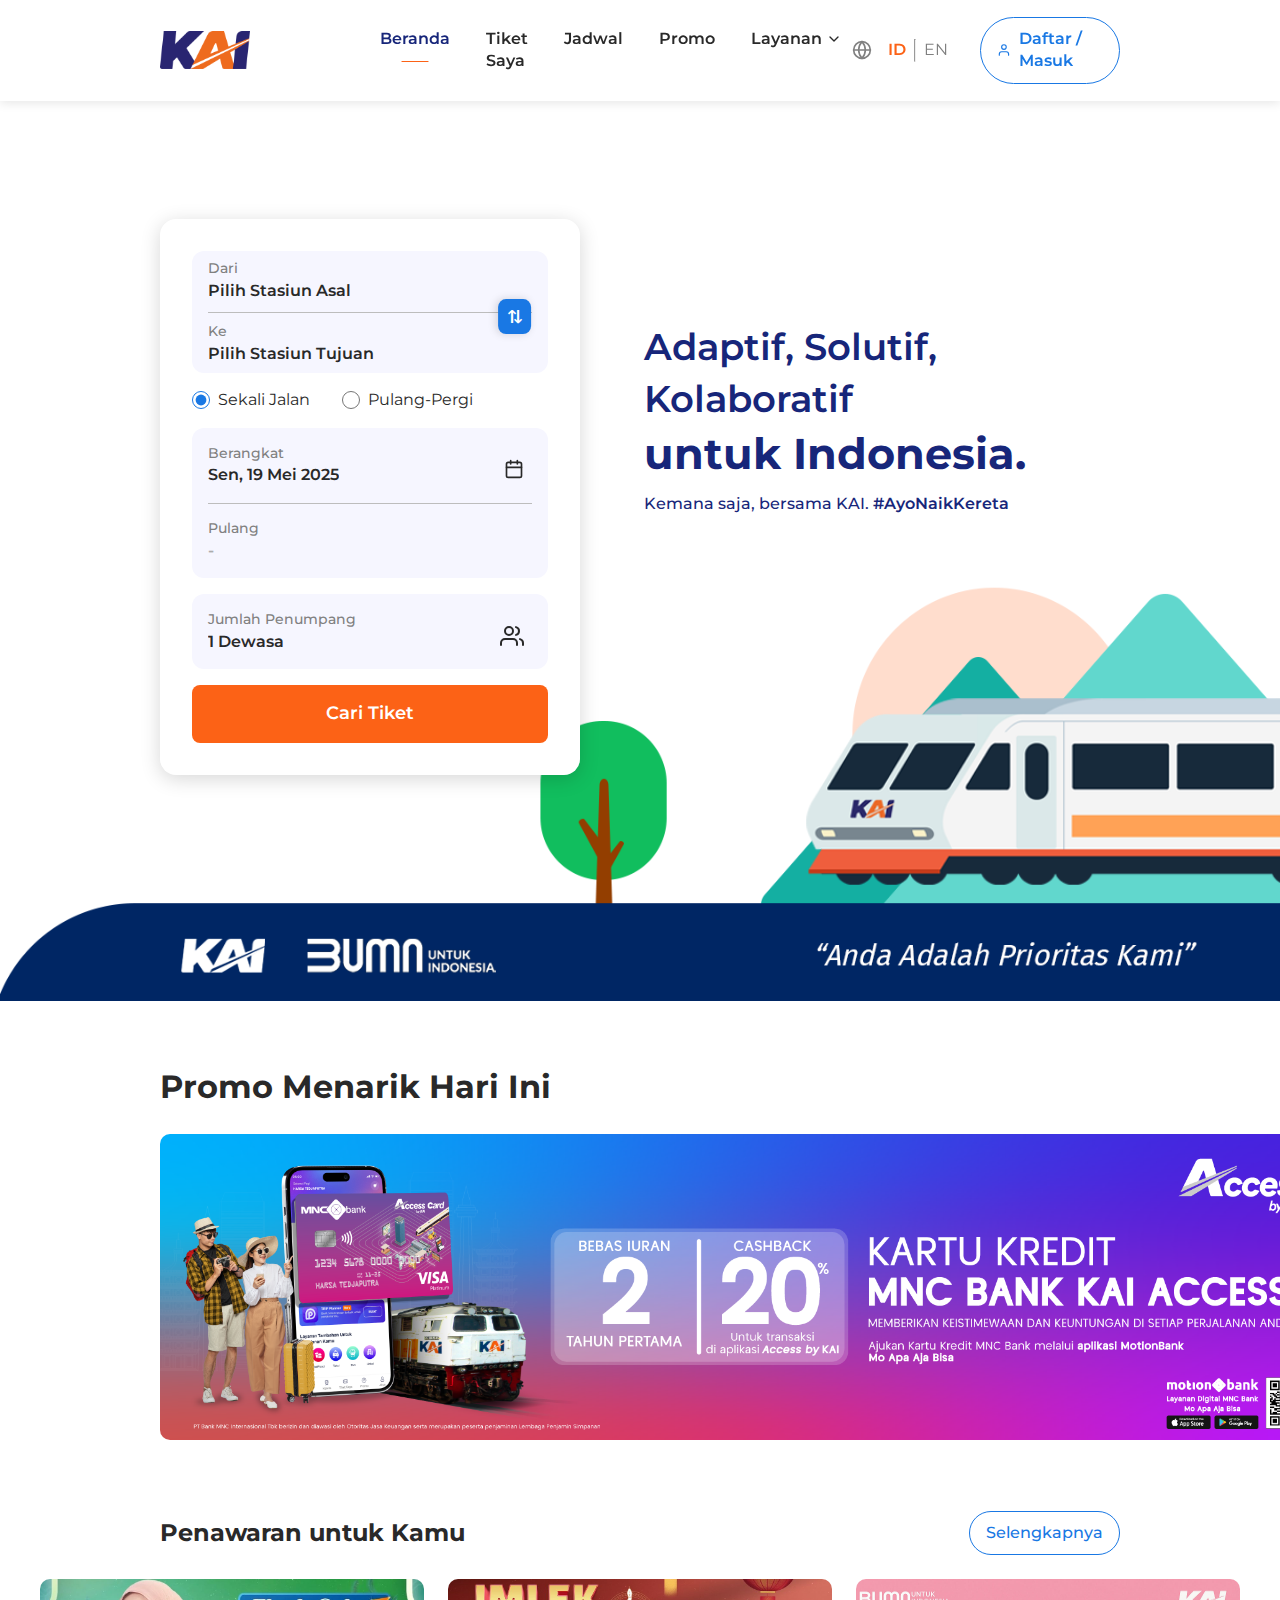
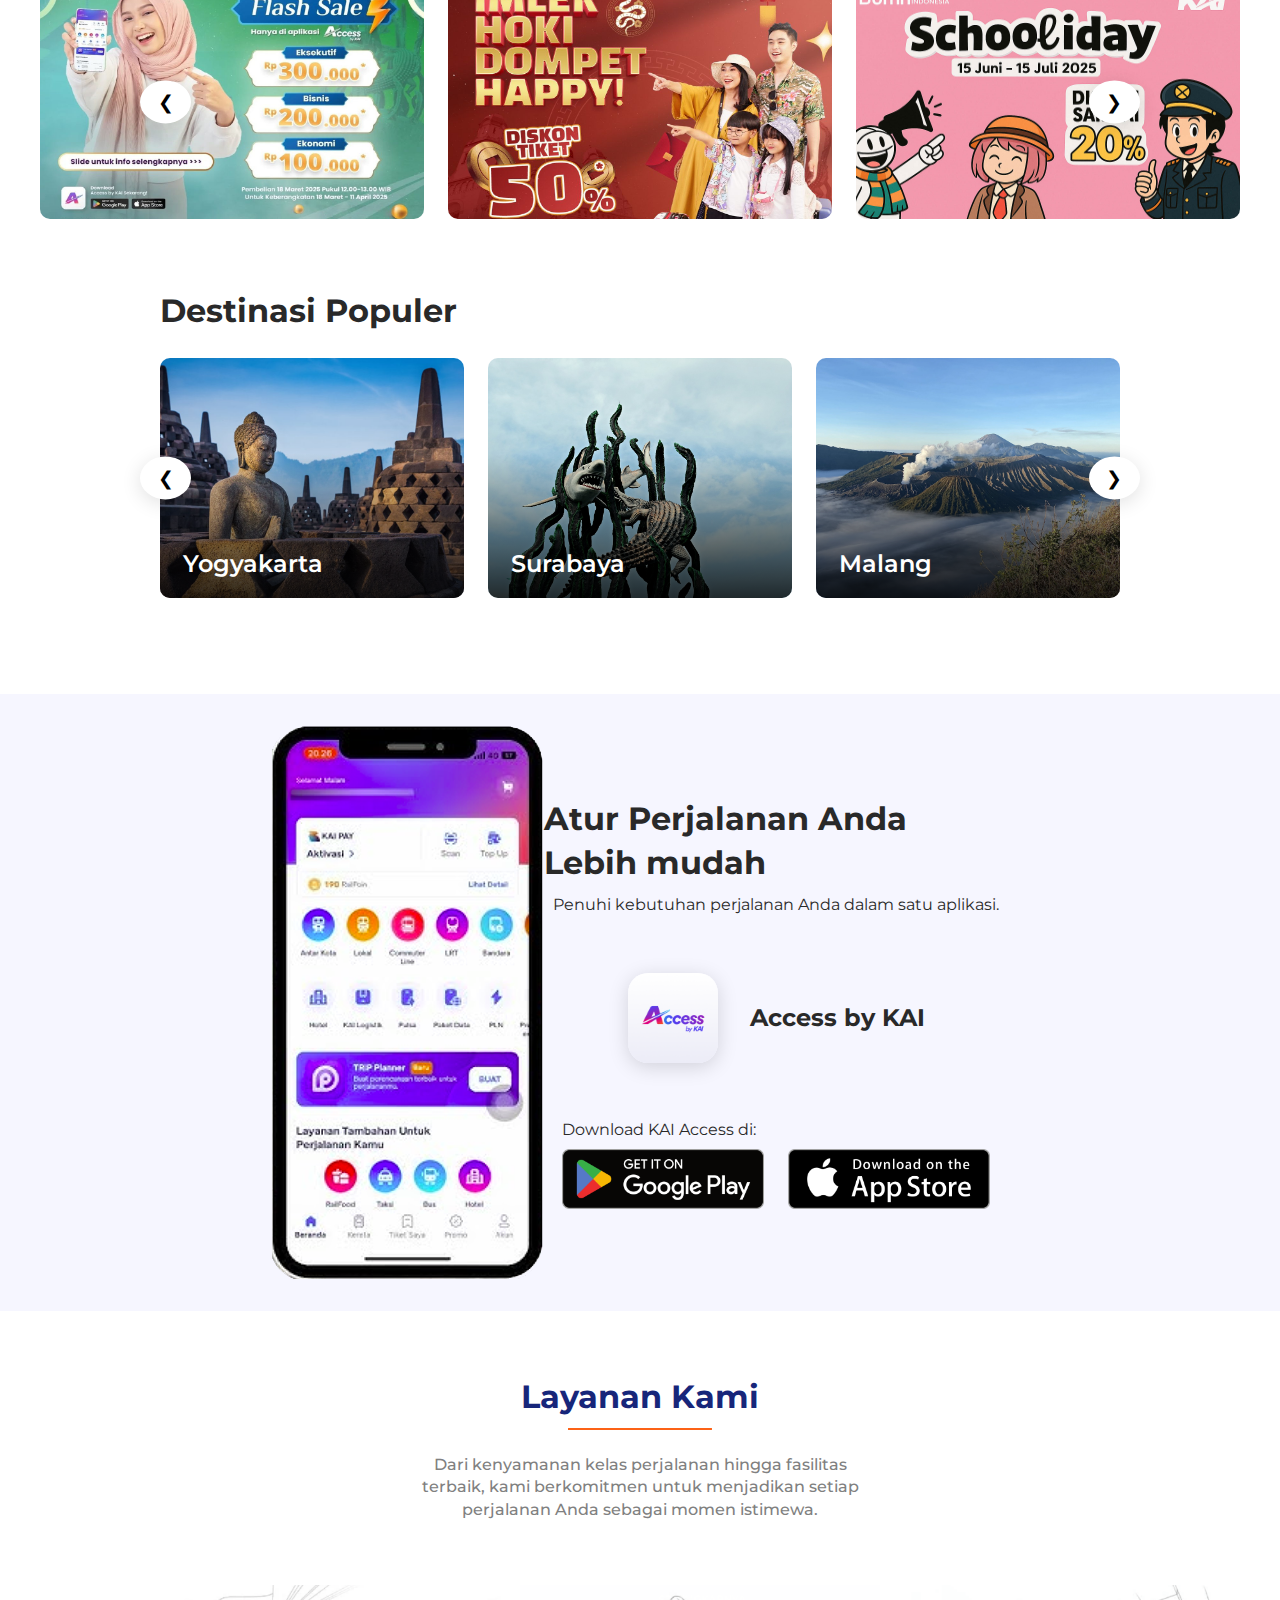
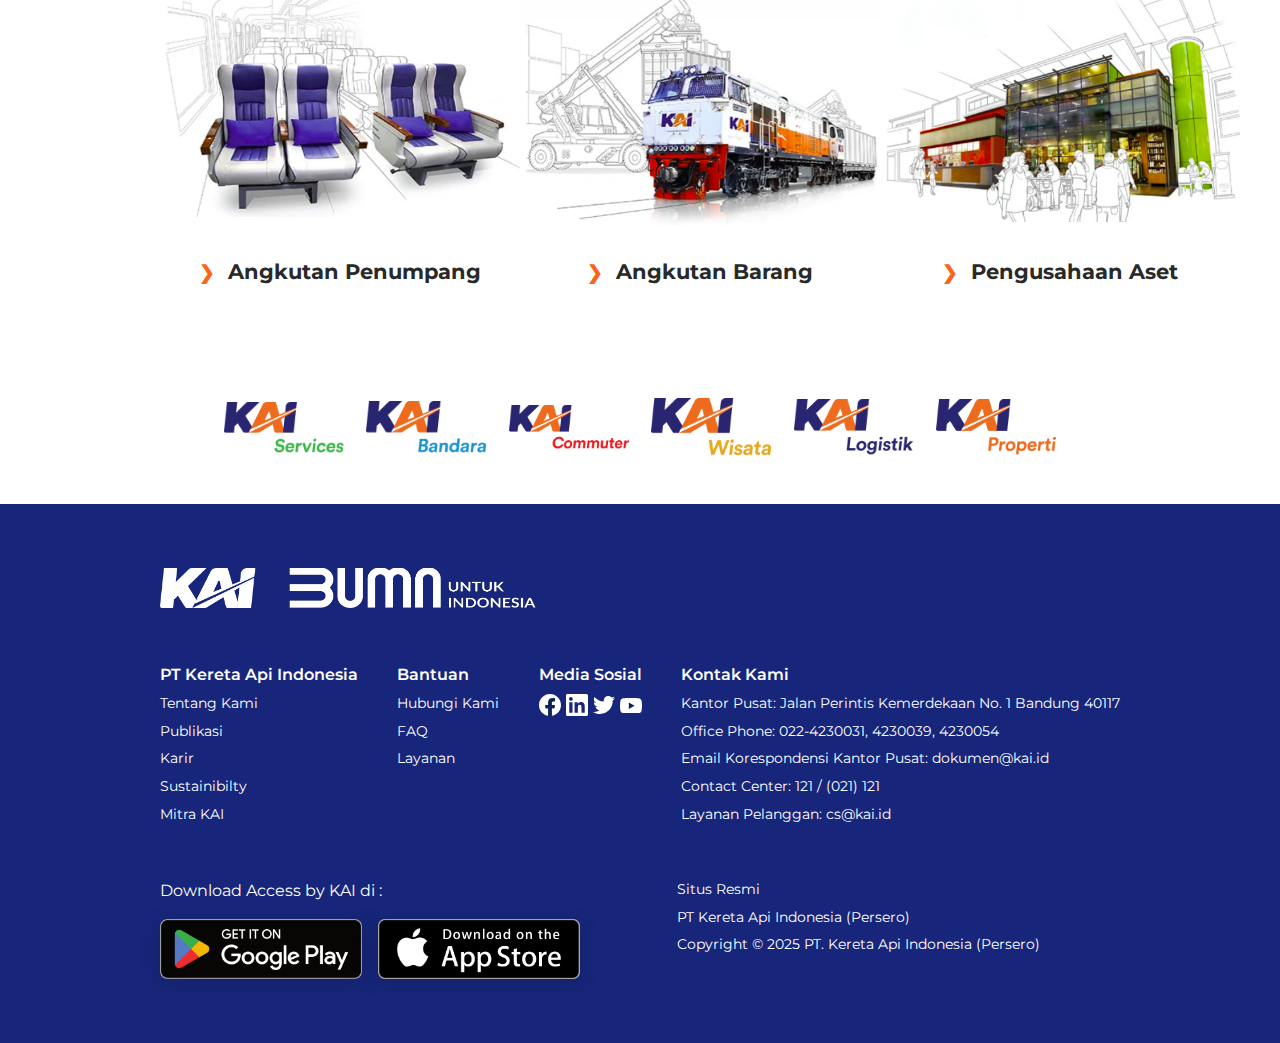
<file: index.html>
<!DOCTYPE html>
<html lang="en">
  <head>
    <meta charset="UTF-8" />
    <meta name="viewport" content="width=device-width, initial-scale=1.0" />
    <title>Beranda</title>

    <!-- Montserrat -->
    <link rel="preconnect" href="https://fonts.googleapis.com" />
    <link rel="preconnect" href="https://fonts.gstatic.com" crossorigin />
    <link
      href="https://fonts.googleapis.com/css2?family=Montserrat:ital,wght@0,100..900;1,100..900&display=swap"
      rel="stylesheet"
    />

    <link rel="stylesheet" href="/css/style-beranda.css" />
  </head>

  <body>
    <header>
      <div class="navbar-container">
        <nav>
          <div class="logo">
            <a href="beranda.html"
              ><img src="../images/logo KAI.png" alt="Logo KAI"
            /></a>
          </div>
          <div>
            <ul class="nav-links">
              <li><a href="beranda.html" class="active">Beranda</a></li>
              <li><a href="tiket-saya.html">Tiket Saya</a></li>
              <li><a href="#">Jadwal</a></li>
              <li><a href="#">Promo</a></li>
              <li>
                <a href="#"
                  >Layanan
                  <svg
                    xmlns="http://www.w3.org/2000/svg"
                    width="16"
                    height="16"
                    viewBox="0 0 24 24"
                    fill="none"
                    stroke="currentColor"
                    stroke-width="2"
                    stroke-linecap="round"
                    stroke-linejoin="round"
                    class="feather feather-chevron-down"
                  >
                    <polyline points="6 9 12 15 18 9"></polyline>
                  </svg>
                </a>
              </li>
            </ul>
          </div>

          <div class="nav-right">
            <div class="language">
              <svg
                xmlns="http://www.w3.org/2000/svg"
                width="20"
                height="20"
                viewBox="0 0 24 24"
                fill="none"
                stroke="gray"
                stroke-width="2"
                stroke-linecap="round"
                stroke-linejoin="round"
                class="feather feather-globe"
              >
                <circle cx="12" cy="12" r="10"></circle>
                <line x1="2" y1="12" x2="22" y2="12"></line>
                <path
                  d="M12 2a15.3 15.3 0 0 1 4 10 15.3 15.3 0 0 1-4 10 15.3 15.3 0 0 1-4-10 15.3 15.3 0 0 1 4-10z"
                ></path>
              </svg>
              <div class="langs">
                <a href="#" class="lang active">ID</a>
                <hr />
                <a href="#" class="lang">EN</a>
              </div>
            </div>

            <div class="cta-button">
              <a href="#" class="login-btn"
                ><svg
                  xmlns="http://www.w3.org/2000/svg"
                  width="20"
                  height="20"
                  viewBox="0 0 24 24"
                  fill="none"
                  stroke="currentColor"
                  stroke-width="2"
                  stroke-linecap="round"
                  stroke-linejoin="round"
                  class="feather feather-user"
                >
                  <path d="M20 21v-2a4 4 0 0 0-4-4H8a4 4 0 0 0-4 4v2"></path>
                  <circle cx="12" cy="7" r="4"></circle>
                </svg>
                Daftar / Masuk</a
              >
            </div>
          </div>
        </nav>
      </div>
    </header>

    <section id="hero">
      <div class="hero-content">
        <div class="hero-image-container">
          <img src="../images/KAI train.png" alt="" />
        </div>
        <div class="form-container">
          <form class="ticket-form">
            <div class="form-fields">
              <div class="station-selections">
                <div class="form-group">
                  <label for="departure">Dari</label>
                  <select id="departure">
                    <option value="">Pilih Stasiun Asal</option>
                    <option value="GMR">Gambir (GMR)</option>
                    <option value="BD">Bandung (BD)</option>
                    <option value="YK">Yogyakarta (YK)</option>
                    <option value="SBI">Surabaya (SBI)</option>
                    <option value="ML">Malang (ML)</option>
                  </select>
                </div>

                <hr />

                <div class="swap-station" onclick="swapStations()">
                  <span class="swap-icon">⇄</span>
                </div>

                <div class="form-group">
                  <label for="arrival">Ke</label>
                  <select id="arrival" required>
                    <option value="" disabled selected>
                      Pilih Stasiun Tujuan
                    </option>
                    <option value="GMR">Gambir (GMR)</option>
                    <option value="BD">Bandung (BD)</option>
                    <option value="YK">Yogyakarta (YK)</option>
                    <option value="SBI">Surabaya (SBI)</option>
                    <option value="ML">Malang (ML)</option>
                  </select>
                </div>
              </div>

              <div class="trip-type">
                <label class="label-radio">
                  <input type="radio" name="trip" checked /> Sekali Jalan
                </label>
                <label class="label-radio">
                  <input type="radio" name="trip" /> Pulang-Pergi
                </label>
              </div>

              <div class="date-selections">
                <div class="form-group">
                  <div class="date-field">
                    <label for="date">Berangkat</label>
                    <select id="berangkat" required>
                      <option value="">Sen, 19 Mei 2025</option>
                    </select>
                  </div>
                  <svg
                    xmlns="http://www.w3.org/2000/svg"
                    width="20"
                    height="20"
                    viewBox="0 0 24 24"
                    fill="none"
                    stroke="currentColor"
                    stroke-width="2"
                    stroke-linecap="round"
                    stroke-linejoin="round"
                    class="feather feather-calendar"
                  >
                    <rect
                      x="3"
                      y="4"
                      width="18"
                      height="18"
                      rx="2"
                      ry="2"
                    ></rect>
                    <line x1="16" y1="2" x2="16" y2="6"></line>
                    <line x1="8" y1="2" x2="8" y2="6"></line>
                    <line x1="3" y1="10" x2="21" y2="10"></line>
                  </svg>
                </div>
                <hr />
                <div class="form-group">
                  <div class="date-field">
                    <label for="date">Pulang</label>
                    <select id="pulang">
                      <option value="">-</option>
                    </select>
                  </div>
                </div>
              </div>

              <div class="passenger-selections">
                <div class="form-group">
                  <label>Jumlah Penumpang</label>
                  <select id="total-passenger">
                    <option>1 Dewasa</option>
                    <option>2 Dewasa</option>
                    <option>1 Dewasa, 1 Anak-anak</option>
                  </select>
                </div>
                <svg
                  xmlns="http://www.w3.org/2000/svg"
                  width="24"
                  height="24"
                  viewBox="0 0 24 24"
                  fill="none"
                  stroke="currentColor"
                  stroke-width="2"
                  stroke-linecap="round"
                  stroke-linejoin="round"
                  class="feather feather-users"
                >
                  <path d="M17 21v-2a4 4 0 0 0-4-4H5a4 4 0 0 0-4 4v2"></path>
                  <circle cx="9" cy="7" r="4"></circle>
                  <path d="M23 21v-2a4 4 0 0 0-3-3.87"></path>
                  <path d="M16 3.13a4 4 0 0 1 0 7.75"></path>
                </svg>
              </div>

              <a href="cari-tiket.html" class="search-btn">Cari Tiket</a>
            </div>
          </form>
        </div>

        <div class="hero-headline">
          <h1>
            Adaptif, Solutif, Kolaboratif <br /><span>untuk Indonesia.</span>
          </h1>
          <p>Kemana saja, bersama KAI. <span>#AyoNaikKereta</span></p>
        </div>
      </div>
    </section>

    <section id="promo">
      <div class="main-promo">
        <h1>Promo Menarik Hari Ini</h1>
        <img src="../images/promo4.png" alt="#" />
      </div>

      <div class="caption">
        <h1>Penawaran untuk Kamu</h1>
        <a href="#" class="view-more-btn">Selengkapnya</a>
      </div>

      <div class="promo-carousel-wrapper">
        <button class="prev-next prev">&#10094;</button>

        <div class="promo-carousel">
          <a href="#"><img src="../images/promo1.jpg" alt="Promo 1" /></a>
          <a href="#"><img src="../images/promo2.jpeg" alt="Promo 2" /></a>
          <a href="#"><img src="../images/promo3.jpg" alt="Promo 3" /></a>
        </div>

        <button class="prev-next next">&#10095;</button>
      </div>
    </section>

    <section id="destinasi-populer">
      <div class="caption">
        <h1>Destinasi Populer</h1>
      </div>

      <div class="destinations">
        <button class="prev-next prev">&#10094;</button>
        <div class="image-container">
          <img src="../images/image_jogja.jpg" alt="Yogyakarta" />
          <div class="gradient-overlay"></div>
          <div class="image-caption">Yogyakarta</div>
        </div>

        <div class="image-container">
          <img src="../images/image_surabaya.jpg" alt="Surabaya" />
          <div class="gradient-overlay"></div>
          <div class="image-caption">Surabaya</div>
        </div>

        <div class="image-container">
          <img src="../images/image_malang.jpg" alt="Malang" />
          <div class="gradient-overlay"></div>
          <div class="image-caption">Malang</div>
        </div>
        <button class="prev-next next">&#10095;</button>
      </div>
    </section>

    <section id="kai-access">
      <div class="image-wrapper">
        <img src="../images/hp-kai-access.png" alt="#" />
      </div>

      <div class="kai-access-text">
        <div class="kai-caption">
          <h1>Atur Perjalanan Anda Lebih mudah</h1>
          <p>Penuhi kebutuhan perjalanan Anda dalam satu aplikasi.</p>
        </div>

        <div class="app-logo">
          <img src="../images/KAI_Access_logo.png" alt="" />
          <h2>Access by KAI</h2>
        </div>

        <div class="app-store">
          <p>Download KAI Access di:</p>
          <div class="app-store-logos">
            <img src="../images/play-store.png" alt="" />
            <img src="../images/app-store.webp" alt="" />
          </div>
        </div>
      </div>
    </section>

    <section id="layanan">
      <h1>Layanan Kami</h1>
      <p>
        Dari kenyamanan kelas perjalanan hingga fasilitas terbaik, kami
        berkomitmen untuk menjadikan setiap perjalanan Anda sebagai momen
        istimewa.
      </p>
      <div class="layanan-images">
        <div class="layanan-captions">
          <img src="../images/angkutan-penumpang.png" alt="" />
          <h2><span>&#10095;</span>Angkutan Penumpang</h2>
        </div>
        <div class="layanan-captions">
          <img src="../images/angkutan barang.png" alt="" />
          <h2><span>&#10095;</span>Angkutan Barang</h2>
        </div>
        <div class="layanan-captions">
          <img src="../images/pengusahaan aset.png" alt="" />
          <h2><span>&#10095;</span>Pengusahaan Aset</h2>
        </div>
      </div>
    </section>

    <section id="anak-perusahaan">
      <div class="image-wrapper">
        <img src="../images/kai-services.png" alt="" />
        <img src="../images/kai-bandara.png" alt="" />
        <img src="../images/kai-commuter.png" alt="" />
        <img src="../images/kai-wisata.png" alt="" />
        <img src="../images/kai-logistik.png" alt="" />
        <img src="../images/kai-properti.png" alt="" />
      </div>
    </section>

    <section id="footer">
      <div class="footer-logo">
        <img src="../images/Logo KAI white.png" alt="" />
        <img src="../images/logo BUMN.png" alt="" />
      </div>
      <div class="footer-nav">
        <div class="footer-links">
          <h3 class="footer-links-headline">PT Kereta Api Indonesia</h3>
          <a href="#" class="footer-link">Tentang Kami</a>
          <a href="#" class="footer-link">Publikasi</a>
          <a href="#" class="footer-link">Karir</a>
          <a href="#" class="footer-link">Sustainibilty</a>
          <a href="#" class="footer-link">Mitra KAI</a>
        </div>
        <div class="footer-help">
          <h3 class="footer-links-headline">Bantuan</h3>
          <a href="#" class="footer-link">Hubungi Kami</a>
          <a href="#" class="footer-link">FAQ</a>
          <a href="#" class="footer-link">Layanan</a>
        </div>
        <div class="footer-sosmed">
          <h3 class="footer-links-headline">Media Sosial</h3>
          <div class="sosmed-apps">
            <svg
              xmlns="http://www.w3.org/2000/svg"
              width="256"
              height="256"
              viewBox="0 0 256 256"
            >
              <path
                fill="#fff"
                d="M256 128C256 57.308 198.692 0 128 0S0 57.308 0 128c0 63.888 46.808 116.843 108 126.445V165H75.5v-37H108V99.8c0-32.08 19.11-49.8 48.348-49.8C170.352 50 185 52.5 185 52.5V84h-16.14C152.959 84 148 93.867 148 103.99V128h35.5l-5.675 37H148v89.445c61.192-9.602 108-62.556 108-126.445"
              />
              <path
                fill="#0c2355"
                d="m177.825 165l5.675-37H148v-24.01C148 93.866 152.959 84 168.86 84H185V52.5S170.352 50 156.347 50C127.11 50 108 67.72 108 99.8V128H75.5v37H108v89.445A129 129 0 0 0 128 256a129 129 0 0 0 20-1.555V165z"
              />
            </svg>
            <svg
              xmlns="http://www.w3.org/2000/svg"
              width="256"
              height="256"
              viewBox="0 0 256 256"
            >
              <path
                fill="#fff"
                d="M218.123 218.127h-37.931v-59.403c0-14.165-.253-32.4-19.728-32.4c-19.756 0-22.779 15.434-22.779 31.369v60.43h-37.93V95.967h36.413v16.694h.51a39.91 39.91 0 0 1 35.928-19.733c38.445 0 45.533 25.288 45.533 58.186zM56.955 79.27c-12.157.002-22.014-9.852-22.016-22.009s9.851-22.014 22.008-22.016c12.157-.003 22.014 9.851 22.016 22.008A22.013 22.013 0 0 1 56.955 79.27m18.966 138.858H37.95V95.967h37.97zM237.033.018H18.89C8.58-.098.125 8.161-.001 18.471v219.053c.122 10.315 8.576 18.582 18.89 18.474h218.144c10.336.128 18.823-8.139 18.966-18.474V18.454c-.147-10.33-8.635-18.588-18.966-18.453"
              />
            </svg>
            <svg
              xmlns="http://www.w3.org/2000/svg"
              width="256"
              height="209"
              viewBox="0 0 256 209"
            >
              <path
                fill="#fff"
                d="M256 25.45a105 105 0 0 1-30.166 8.27c10.845-6.5 19.172-16.793 23.093-29.057a105.2 105.2 0 0 1-33.351 12.745C205.995 7.201 192.346.822 177.239.822c-29.006 0-52.523 23.516-52.523 52.52c0 4.117.465 8.125 1.36 11.97c-43.65-2.191-82.35-23.1-108.255-54.876c-4.52 7.757-7.11 16.78-7.11 26.404c0 18.222 9.273 34.297 23.365 43.716a52.3 52.3 0 0 1-23.79-6.57q-.004.33-.003.661c0 25.447 18.104 46.675 42.13 51.5a52.6 52.6 0 0 1-23.718.9c6.683 20.866 26.08 36.05 49.062 36.475c-17.975 14.086-40.622 22.483-65.228 22.483c-4.24 0-8.42-.249-12.529-.734c23.243 14.902 50.85 23.597 80.51 23.597c96.607 0 149.434-80.031 149.434-149.435q0-3.417-.152-6.795A106.8 106.8 0 0 0 256 25.45"
              />
            </svg>
            <svg
              xmlns="http://www.w3.org/2000/svg"
              width="256"
              height="180"
              viewBox="0 0 256 180"
            >
              <path
                fill="#fff"
                d="M250.346 28.075A32.18 32.18 0 0 0 227.69 5.418C207.824 0 127.87 0 127.87 0S47.912.164 28.046 5.582A32.18 32.18 0 0 0 5.39 28.24c-6.009 35.298-8.34 89.084.165 122.97a32.18 32.18 0 0 0 22.656 22.657c19.866 5.418 99.822 5.418 99.822 5.418s79.955 0 99.82-5.418a32.18 32.18 0 0 0 22.657-22.657c6.338-35.348 8.291-89.1-.164-123.134"
              />
              <path
                fill="#0c2355"
                d="m102.421 128.06l66.328-38.418l-66.328-38.418z"
              />
            </svg>
          </div>
        </div>
        <div class="footer-contacts">
          <p class="footer-links-headline">Kontak Kami</p>
          <p class="footer-text">
            Kantor Pusat: Jalan Perintis Kemerdekaan No. 1 Bandung 40117
          </p>
          <p class="footer-text">Office Phone: 022-4230031, 4230039, 4230054</p>
          <p class="footer-text">
            Email Korespondensi Kantor Pusat: dokumen@kai.id
          </p>
          <p class="footer-text">Contact Center: 121 / (021) 121</p>
          <p class="footer-text">Layanan Pelanggan: cs@kai.id</p>
        </div>
      </div>
      <div class="footer-bottom">
        <div class="footer-app">
          <p class="footer-text">Download Access by KAI di :</p>
          <div class="app-logo">
            <img src="../images/play-store.png" alt="" />
            <img src="../images/app-store.webp" alt="" />
          </div>
        </div>
        <div class="footer-desc">
          <p class="footer-text">Situs Resmi</p>
          <p class="footer-text">PT Kereta Api Indonesia (Persero)</p>
          <p class="footer-text">
            Copyright © 2025 PT. Kereta Api Indonesia (Persero)
          </p>
        </div>
      </div>
    </section>
  </body>
</html>
</file>
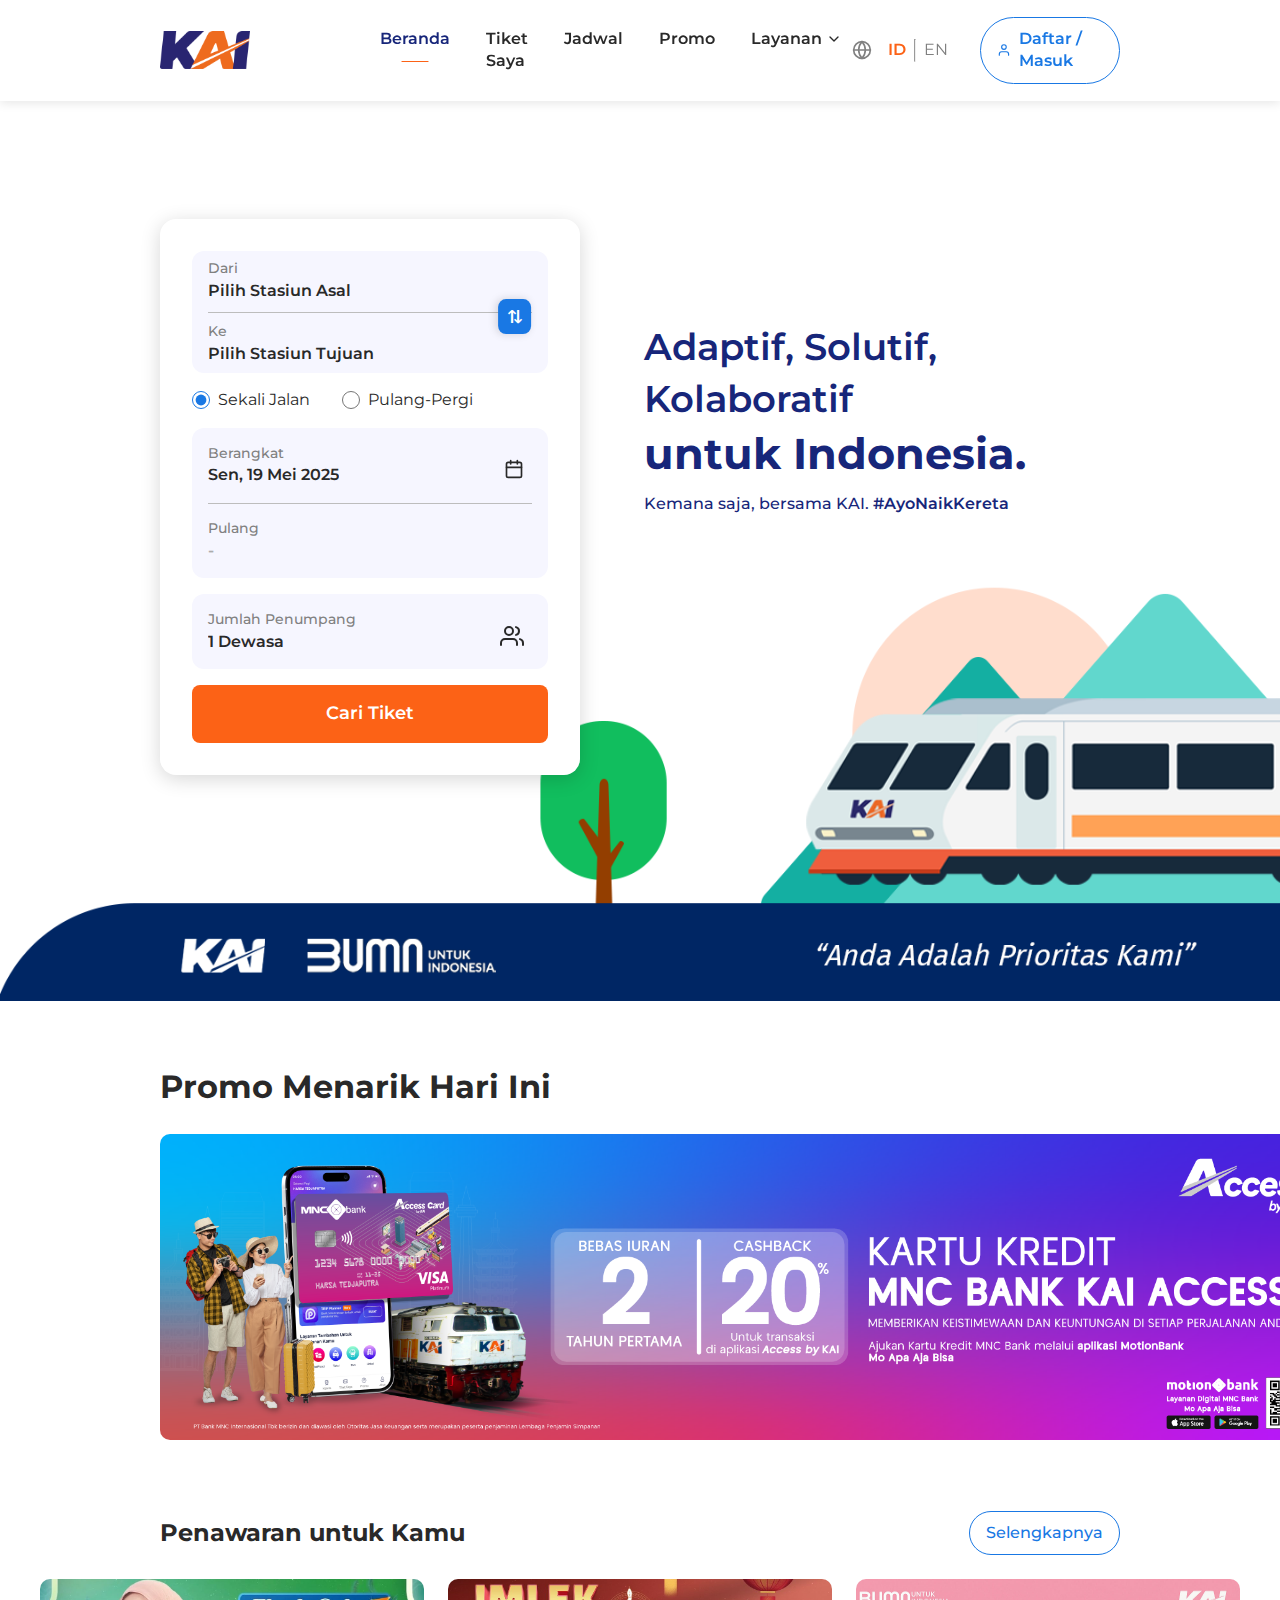
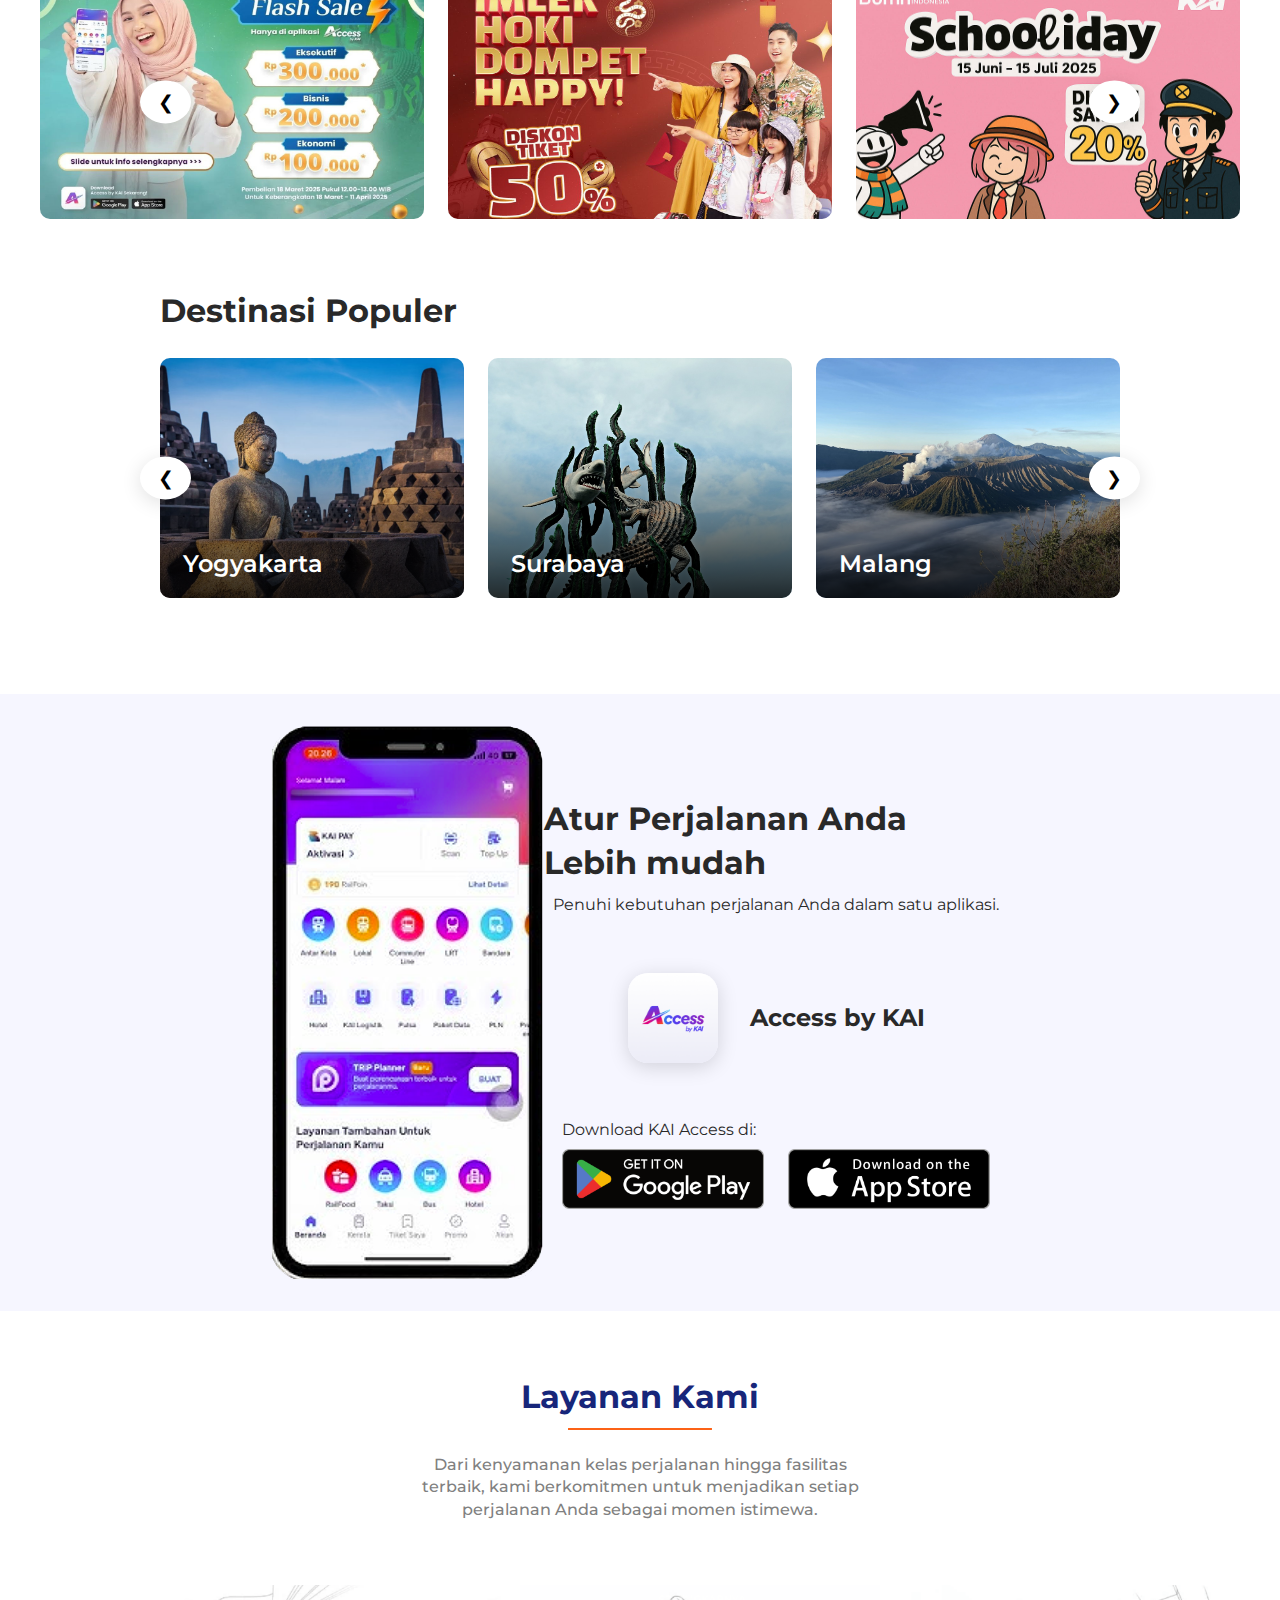
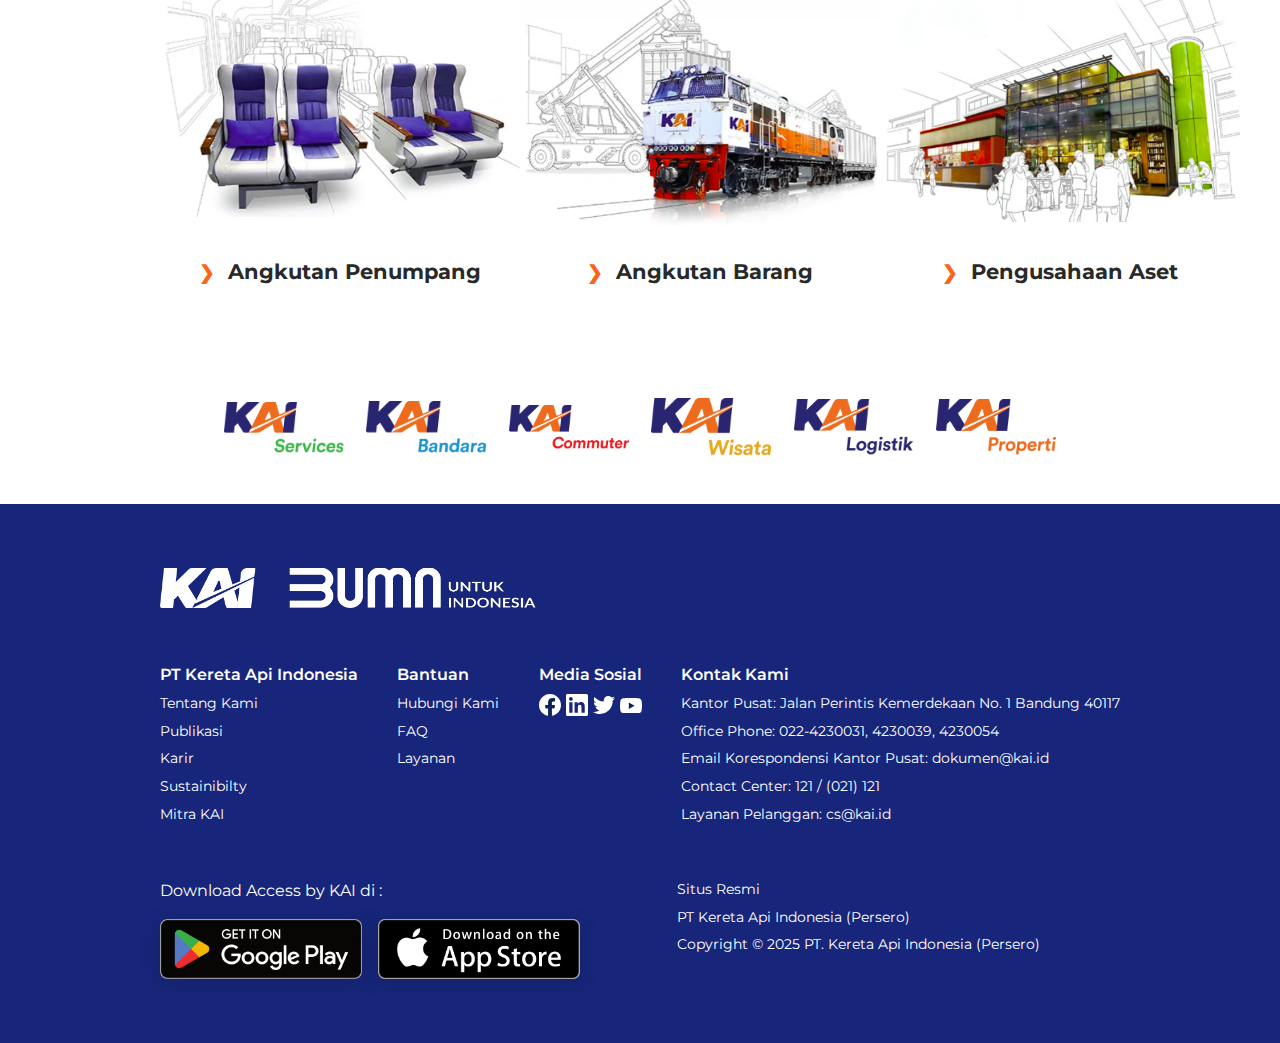
<file: docs/index.html>
<!DOCTYPE html>
<html lang="en">
  <head>
    <meta charset="UTF-8" />
    <meta name="viewport" content="width=device-width, initial-scale=1.0" />
    <title>Beranda</title>

    <!-- Montserrat -->
    <link rel="preconnect" href="https://fonts.googleapis.com" />
    <link rel="preconnect" href="https://fonts.gstatic.com" crossorigin />
    <link
      href="https://fonts.googleapis.com/css2?family=Montserrat:ital,wght@0,100..900;1,100..900&display=swap"
      rel="stylesheet"
    />

    <link rel="stylesheet" href="css/style-beranda.css" />
  </head>

  <body>
    <header>
      <div class="navbar-container">
        <nav>
          <div class="logo">
            <a href="index.html"
              ><img src="images/logo KAI.png" alt="Logo KAI"
            /></a>
          </div>
          <div>
            <ul class="nav-links">
              <li><a href="index.html" class="active">Beranda</a></li>
              <li><a href="tiket-saya.html">Tiket Saya</a></li>
              <li><a href="#">Jadwal</a></li>
              <li><a href="#">Promo</a></li>
              <li>
                <a href="#"
                  >Layanan
                  <svg
                    xmlns="http://www.w3.org/2000/svg"
                    width="16"
                    height="16"
                    viewBox="0 0 24 24"
                    fill="none"
                    stroke="currentColor"
                    stroke-width="2"
                    stroke-linecap="round"
                    stroke-linejoin="round"
                    class="feather feather-chevron-down"
                  >
                    <polyline points="6 9 12 15 18 9"></polyline>
                  </svg>
                </a>
              </li>
            </ul>
          </div>

          <div class="nav-right">
            <div class="language">
              <svg
                xmlns="http://www.w3.org/2000/svg"
                width="20"
                height="20"
                viewBox="0 0 24 24"
                fill="none"
                stroke="gray"
                stroke-width="2"
                stroke-linecap="round"
                stroke-linejoin="round"
                class="feather feather-globe"
              >
                <circle cx="12" cy="12" r="10"></circle>
                <line x1="2" y1="12" x2="22" y2="12"></line>
                <path
                  d="M12 2a15.3 15.3 0 0 1 4 10 15.3 15.3 0 0 1-4 10 15.3 15.3 0 0 1-4-10 15.3 15.3 0 0 1 4-10z"
                ></path>
              </svg>
              <div class="langs">
                <a href="#" class="lang active">ID</a>
                <hr />
                <a href="#" class="lang">EN</a>
              </div>
            </div>

            <div class="cta-button">
              <a href="#" class="login-btn"
                ><svg
                  xmlns="http://www.w3.org/2000/svg"
                  width="20"
                  height="20"
                  viewBox="0 0 24 24"
                  fill="none"
                  stroke="currentColor"
                  stroke-width="2"
                  stroke-linecap="round"
                  stroke-linejoin="round"
                  class="feather feather-user"
                >
                  <path d="M20 21v-2a4 4 0 0 0-4-4H8a4 4 0 0 0-4 4v2"></path>
                  <circle cx="12" cy="7" r="4"></circle>
                </svg>
                Daftar / Masuk</a
              >
            </div>
          </div>
        </nav>
      </div>
    </header>

    <section id="hero">
      <div class="hero-content">
        <div class="hero-image-container">
          <img src="images/KAI train.png" alt="" />
        </div>
        <div class="form-container">
          <form class="ticket-form">
            <div class="form-fields">
              <div class="station-selections">
                <div class="form-group">
                  <label for="departure">Dari</label>
                  <select id="departure">
                    <option value="">Pilih Stasiun Asal</option>
                    <option value="GMR">Gambir (GMR)</option>
                    <option value="BD">Bandung (BD)</option>
                    <option value="YK">Yogyakarta (YK)</option>
                    <option value="SBI">Surabaya (SBI)</option>
                    <option value="ML">Malang (ML)</option>
                  </select>
                </div>

                <hr />

                <div class="swap-station" onclick="swapStations()">
                  <span class="swap-icon">⇄</span>
                </div>

                <div class="form-group">
                  <label for="arrival">Ke</label>
                  <select id="arrival" required>
                    <option value="" disabled selected>
                      Pilih Stasiun Tujuan
                    </option>
                    <option value="GMR">Gambir (GMR)</option>
                    <option value="BD">Bandung (BD)</option>
                    <option value="YK">Yogyakarta (YK)</option>
                    <option value="SBI">Surabaya (SBI)</option>
                    <option value="ML">Malang (ML)</option>
                  </select>
                </div>
              </div>

              <div class="trip-type">
                <label class="label-radio">
                  <input type="radio" name="trip" checked /> Sekali Jalan
                </label>
                <label class="label-radio">
                  <input type="radio" name="trip" /> Pulang-Pergi
                </label>
              </div>

              <div class="date-selections">
                <div class="form-group">
                  <div class="date-field">
                    <label for="date">Berangkat</label>
                    <select id="berangkat" required>
                      <option value="">Sen, 19 Mei 2025</option>
                    </select>
                  </div>
                  <svg
                    xmlns="http://www.w3.org/2000/svg"
                    width="20"
                    height="20"
                    viewBox="0 0 24 24"
                    fill="none"
                    stroke="currentColor"
                    stroke-width="2"
                    stroke-linecap="round"
                    stroke-linejoin="round"
                    class="feather feather-calendar"
                  >
                    <rect
                      x="3"
                      y="4"
                      width="18"
                      height="18"
                      rx="2"
                      ry="2"
                    ></rect>
                    <line x1="16" y1="2" x2="16" y2="6"></line>
                    <line x1="8" y1="2" x2="8" y2="6"></line>
                    <line x1="3" y1="10" x2="21" y2="10"></line>
                  </svg>
                </div>
                <hr />
                <div class="form-group">
                  <div class="date-field">
                    <label for="date">Pulang</label>
                    <select id="pulang">
                      <option value="">-</option>
                    </select>
                  </div>
                </div>
              </div>

              <div class="passenger-selections">
                <div class="form-group">
                  <label>Jumlah Penumpang</label>
                  <select id="total-passenger">
                    <option>1 Dewasa</option>
                    <option>2 Dewasa</option>
                    <option>1 Dewasa, 1 Anak-anak</option>
                  </select>
                </div>
                <svg
                  xmlns="http://www.w3.org/2000/svg"
                  width="24"
                  height="24"
                  viewBox="0 0 24 24"
                  fill="none"
                  stroke="currentColor"
                  stroke-width="2"
                  stroke-linecap="round"
                  stroke-linejoin="round"
                  class="feather feather-users"
                >
                  <path d="M17 21v-2a4 4 0 0 0-4-4H5a4 4 0 0 0-4 4v2"></path>
                  <circle cx="9" cy="7" r="4"></circle>
                  <path d="M23 21v-2a4 4 0 0 0-3-3.87"></path>
                  <path d="M16 3.13a4 4 0 0 1 0 7.75"></path>
                </svg>
              </div>

              <a href="cari-tiket.html" class="search-btn">Cari Tiket</a>
            </div>
          </form>
        </div>

        <div class="hero-headline">
          <h1>
            Adaptif, Solutif, Kolaboratif <br /><span>untuk Indonesia.</span>
          </h1>
          <p>Kemana saja, bersama KAI. <span>#AyoNaikKereta</span></p>
        </div>
      </div>
    </section>

    <section id="promo">
      <div class="main-promo">
        <h1>Promo Menarik Hari Ini</h1>
        <img src="images/promo4.png" alt="#" />
      </div>

      <div class="caption">
        <h1>Penawaran untuk Kamu</h1>
        <a href="#" class="view-more-btn">Selengkapnya</a>
      </div>

      <div class="promo-carousel-wrapper">
        <button class="prev-next prev">&#10094;</button>

        <div class="promo-carousel">
          <a href="#"><img src="images/promo1.jpg" alt="Promo 1" /></a>
          <a href="#"><img src="images/promo2.jpeg" alt="Promo 2" /></a>
          <a href="#"><img src="images/promo3.jpg" alt="Promo 3" /></a>
        </div>

        <button class="prev-next next">&#10095;</button>
      </div>
    </section>

    <section id="destinasi-populer">
      <div class="caption">
        <h1>Destinasi Populer</h1>
      </div>

      <div class="destinations">
        <button class="prev-next prev">&#10094;</button>
        <div class="image-container">
          <img src="images/image_jogja.jpg" alt="Yogyakarta" />
          <div class="gradient-overlay"></div>
          <div class="image-caption">Yogyakarta</div>
        </div>

        <div class="image-container">
          <img src="images/image_surabaya.jpg" alt="Surabaya" />
          <div class="gradient-overlay"></div>
          <div class="image-caption">Surabaya</div>
        </div>

        <div class="image-container">
          <img src="images/image_malang.jpg" alt="Malang" />
          <div class="gradient-overlay"></div>
          <div class="image-caption">Malang</div>
        </div>
        <button class="prev-next next">&#10095;</button>
      </div>
    </section>

    <section id="kai-access">
      <div class="image-wrapper">
        <img src="images/hp-kai-access.png" alt="#" />
      </div>

      <div class="kai-access-text">
        <div class="kai-caption">
          <h1>Atur Perjalanan Anda Lebih mudah</h1>
          <p>Penuhi kebutuhan perjalanan Anda dalam satu aplikasi.</p>
        </div>

        <div class="app-logo">
          <img src="images/KAI_Access_logo.png" alt="" />
          <h2>Access by KAI</h2>
        </div>

        <div class="app-store">
          <p>Download KAI Access di:</p>
          <div class="app-store-logos">
            <img src="images/play-store.png" alt="" />
            <img src="images/app-store.webp" alt="" />
          </div>
        </div>
      </div>
    </section>

    <section id="layanan">
      <h1>Layanan Kami</h1>
      <p>
        Dari kenyamanan kelas perjalanan hingga fasilitas terbaik, kami
        berkomitmen untuk menjadikan setiap perjalanan Anda sebagai momen
        istimewa.
      </p>
      <div class="layanan-images">
        <div class="layanan-captions">
          <img src="images/angkutan-penumpang.png" alt="" />
          <h2><span>&#10095;</span>Angkutan Penumpang</h2>
        </div>
        <div class="layanan-captions">
          <img src="images/angkutan barang.png" alt="" />
          <h2><span>&#10095;</span>Angkutan Barang</h2>
        </div>
        <div class="layanan-captions">
          <img src="images/pengusahaan aset.png" alt="" />
          <h2><span>&#10095;</span>Pengusahaan Aset</h2>
        </div>
      </div>
    </section>

    <section id="anak-perusahaan">
      <div class="image-wrapper">
        <img src="images/kai-services.png" alt="" />
        <img src="images/kai-bandara.png" alt="" />
        <img src="images/kai-commuter.png" alt="" />
        <img src="images/kai-wisata.png" alt="" />
        <img src="images/kai-logistik.png" alt="" />
        <img src="images/kai-properti.png" alt="" />
      </div>
    </section>

    <section id="footer">
      <div class="footer-logo">
        <img src="images/Logo KAI white.png" alt="" />
        <img src="images/logo BUMN.png" alt="" />
      </div>
      <div class="footer-nav">
        <div class="footer-links">
          <h3 class="footer-links-headline">PT Kereta Api Indonesia</h3>
          <a href="#" class="footer-link">Tentang Kami</a>
          <a href="#" class="footer-link">Publikasi</a>
          <a href="#" class="footer-link">Karir</a>
          <a href="#" class="footer-link">Sustainibilty</a>
          <a href="#" class="footer-link">Mitra KAI</a>
        </div>
        <div class="footer-help">
          <h3 class="footer-links-headline">Bantuan</h3>
          <a href="#" class="footer-link">Hubungi Kami</a>
          <a href="#" class="footer-link">FAQ</a>
          <a href="#" class="footer-link">Layanan</a>
        </div>
        <div class="footer-sosmed">
          <h3 class="footer-links-headline">Media Sosial</h3>
          <div class="sosmed-apps">
            <svg
              xmlns="http://www.w3.org/2000/svg"
              width="256"
              height="256"
              viewBox="0 0 256 256"
            >
              <path
                fill="#fff"
                d="M256 128C256 57.308 198.692 0 128 0S0 57.308 0 128c0 63.888 46.808 116.843 108 126.445V165H75.5v-37H108V99.8c0-32.08 19.11-49.8 48.348-49.8C170.352 50 185 52.5 185 52.5V84h-16.14C152.959 84 148 93.867 148 103.99V128h35.5l-5.675 37H148v89.445c61.192-9.602 108-62.556 108-126.445"
              />
              <path
                fill="#0c2355"
                d="m177.825 165l5.675-37H148v-24.01C148 93.866 152.959 84 168.86 84H185V52.5S170.352 50 156.347 50C127.11 50 108 67.72 108 99.8V128H75.5v37H108v89.445A129 129 0 0 0 128 256a129 129 0 0 0 20-1.555V165z"
              />
            </svg>
            <svg
              xmlns="http://www.w3.org/2000/svg"
              width="256"
              height="256"
              viewBox="0 0 256 256"
            >
              <path
                fill="#fff"
                d="M218.123 218.127h-37.931v-59.403c0-14.165-.253-32.4-19.728-32.4c-19.756 0-22.779 15.434-22.779 31.369v60.43h-37.93V95.967h36.413v16.694h.51a39.91 39.91 0 0 1 35.928-19.733c38.445 0 45.533 25.288 45.533 58.186zM56.955 79.27c-12.157.002-22.014-9.852-22.016-22.009s9.851-22.014 22.008-22.016c12.157-.003 22.014 9.851 22.016 22.008A22.013 22.013 0 0 1 56.955 79.27m18.966 138.858H37.95V95.967h37.97zM237.033.018H18.89C8.58-.098.125 8.161-.001 18.471v219.053c.122 10.315 8.576 18.582 18.89 18.474h218.144c10.336.128 18.823-8.139 18.966-18.474V18.454c-.147-10.33-8.635-18.588-18.966-18.453"
              />
            </svg>
            <svg
              xmlns="http://www.w3.org/2000/svg"
              width="256"
              height="209"
              viewBox="0 0 256 209"
            >
              <path
                fill="#fff"
                d="M256 25.45a105 105 0 0 1-30.166 8.27c10.845-6.5 19.172-16.793 23.093-29.057a105.2 105.2 0 0 1-33.351 12.745C205.995 7.201 192.346.822 177.239.822c-29.006 0-52.523 23.516-52.523 52.52c0 4.117.465 8.125 1.36 11.97c-43.65-2.191-82.35-23.1-108.255-54.876c-4.52 7.757-7.11 16.78-7.11 26.404c0 18.222 9.273 34.297 23.365 43.716a52.3 52.3 0 0 1-23.79-6.57q-.004.33-.003.661c0 25.447 18.104 46.675 42.13 51.5a52.6 52.6 0 0 1-23.718.9c6.683 20.866 26.08 36.05 49.062 36.475c-17.975 14.086-40.622 22.483-65.228 22.483c-4.24 0-8.42-.249-12.529-.734c23.243 14.902 50.85 23.597 80.51 23.597c96.607 0 149.434-80.031 149.434-149.435q0-3.417-.152-6.795A106.8 106.8 0 0 0 256 25.45"
              />
            </svg>
            <svg
              xmlns="http://www.w3.org/2000/svg"
              width="256"
              height="180"
              viewBox="0 0 256 180"
            >
              <path
                fill="#fff"
                d="M250.346 28.075A32.18 32.18 0 0 0 227.69 5.418C207.824 0 127.87 0 127.87 0S47.912.164 28.046 5.582A32.18 32.18 0 0 0 5.39 28.24c-6.009 35.298-8.34 89.084.165 122.97a32.18 32.18 0 0 0 22.656 22.657c19.866 5.418 99.822 5.418 99.822 5.418s79.955 0 99.82-5.418a32.18 32.18 0 0 0 22.657-22.657c6.338-35.348 8.291-89.1-.164-123.134"
              />
              <path
                fill="#0c2355"
                d="m102.421 128.06l66.328-38.418l-66.328-38.418z"
              />
            </svg>
          </div>
        </div>
        <div class="footer-contacts">
          <p class="footer-links-headline">Kontak Kami</p>
          <p class="footer-text">
            Kantor Pusat: Jalan Perintis Kemerdekaan No. 1 Bandung 40117
          </p>
          <p class="footer-text">Office Phone: 022-4230031, 4230039, 4230054</p>
          <p class="footer-text">
            Email Korespondensi Kantor Pusat: dokumen@kai.id
          </p>
          <p class="footer-text">Contact Center: 121 / (021) 121</p>
          <p class="footer-text">Layanan Pelanggan: cs@kai.id</p>
        </div>
      </div>
      <div class="footer-bottom">
        <div class="footer-app">
          <p class="footer-text">Download Access by KAI di :</p>
          <div class="app-logo">
            <img src="images/play-store.png" alt="" />
            <img src="images/app-store.webp" alt="" />
          </div>
        </div>
        <div class="footer-desc">
          <p class="footer-text">Situs Resmi</p>
          <p class="footer-text">PT Kereta Api Indonesia (Persero)</p>
          <p class="footer-text">
            Copyright © 2025 PT. Kereta Api Indonesia (Persero)
          </p>
        </div>
      </div>
    </section>
  </body>
</html>
</file>
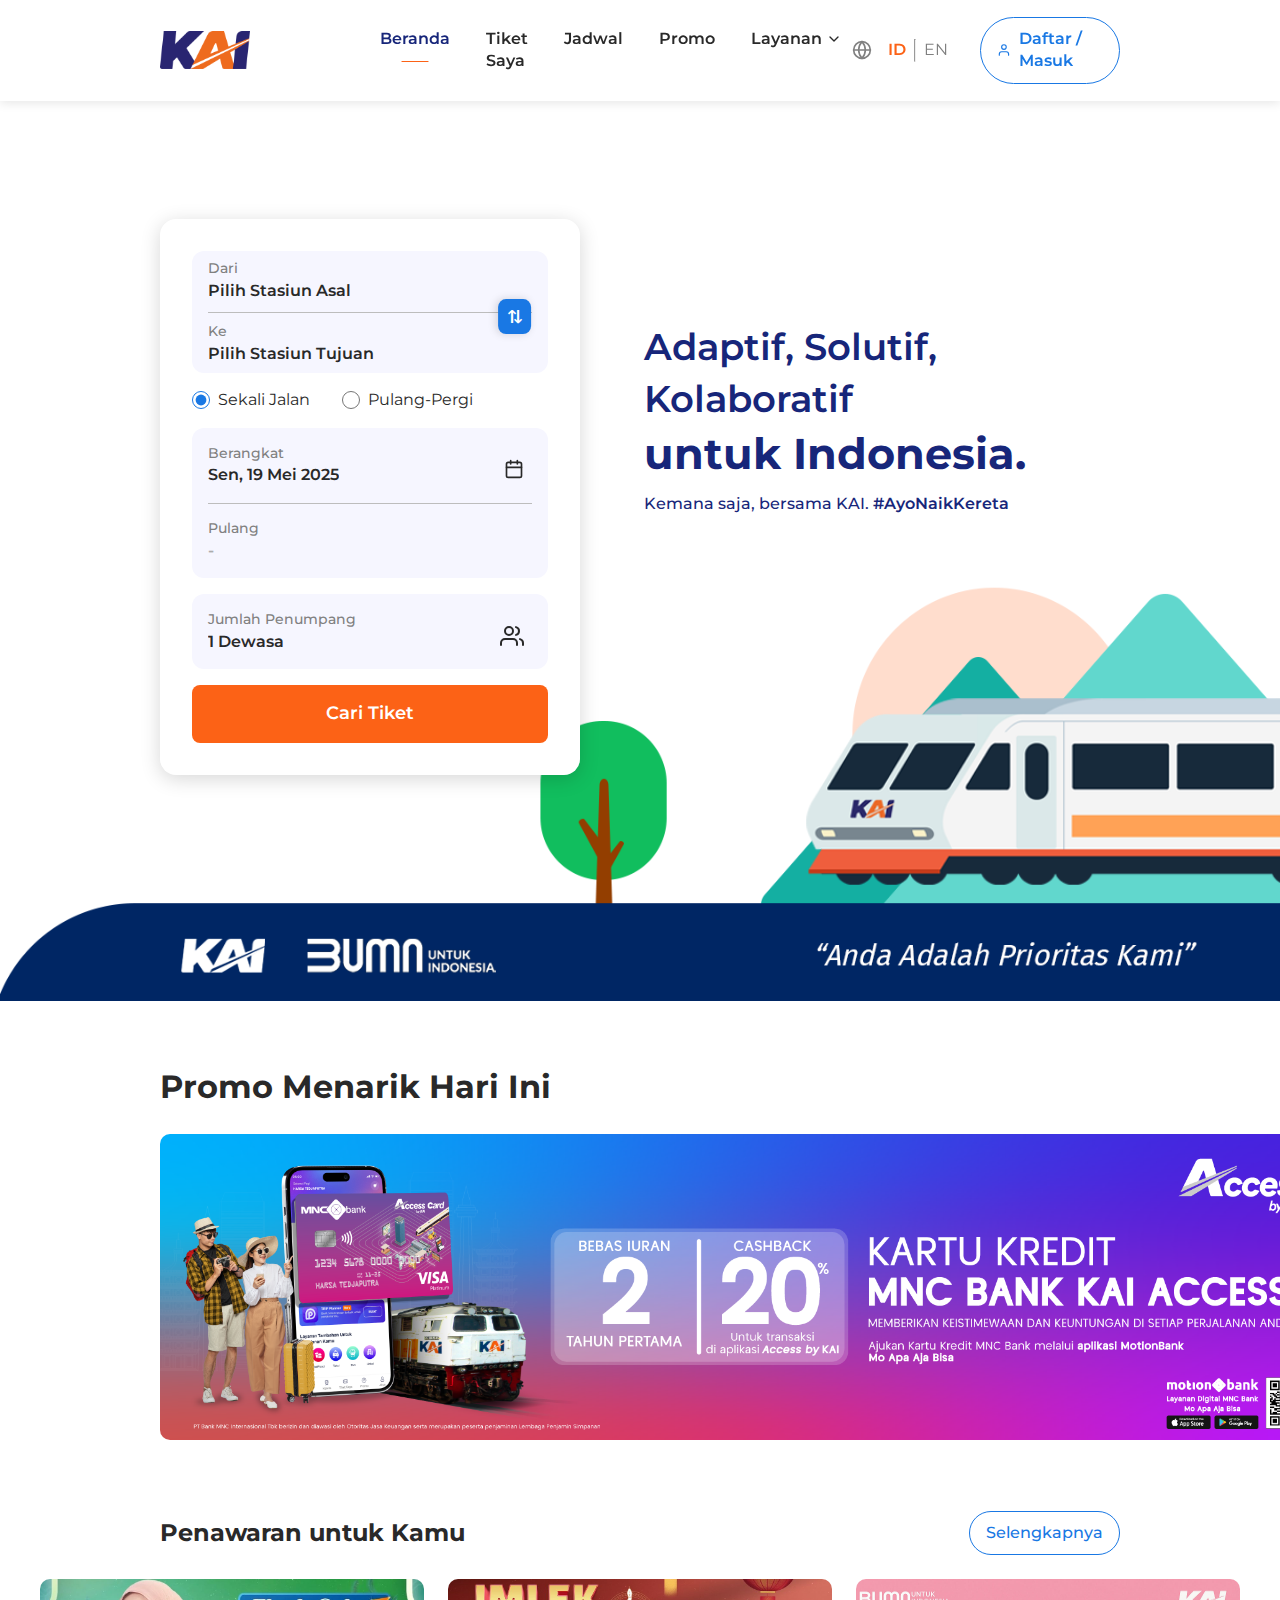
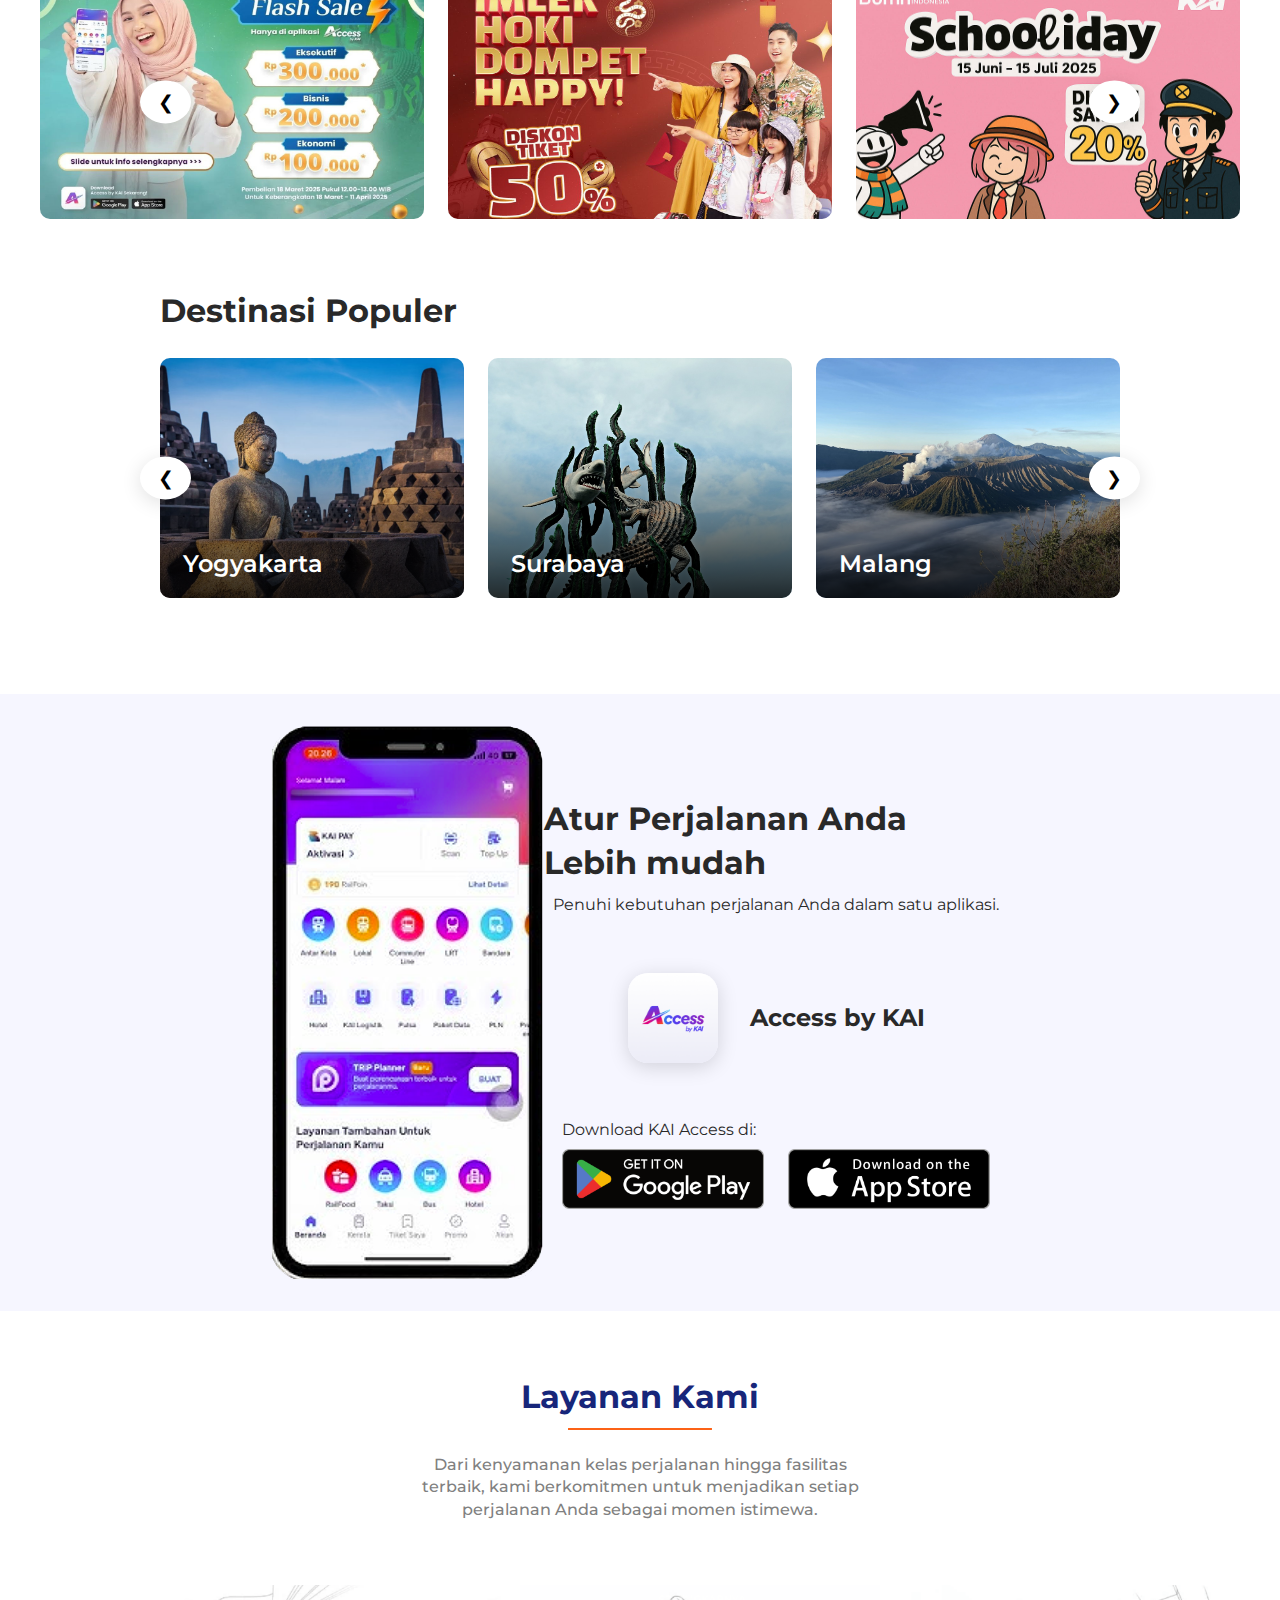
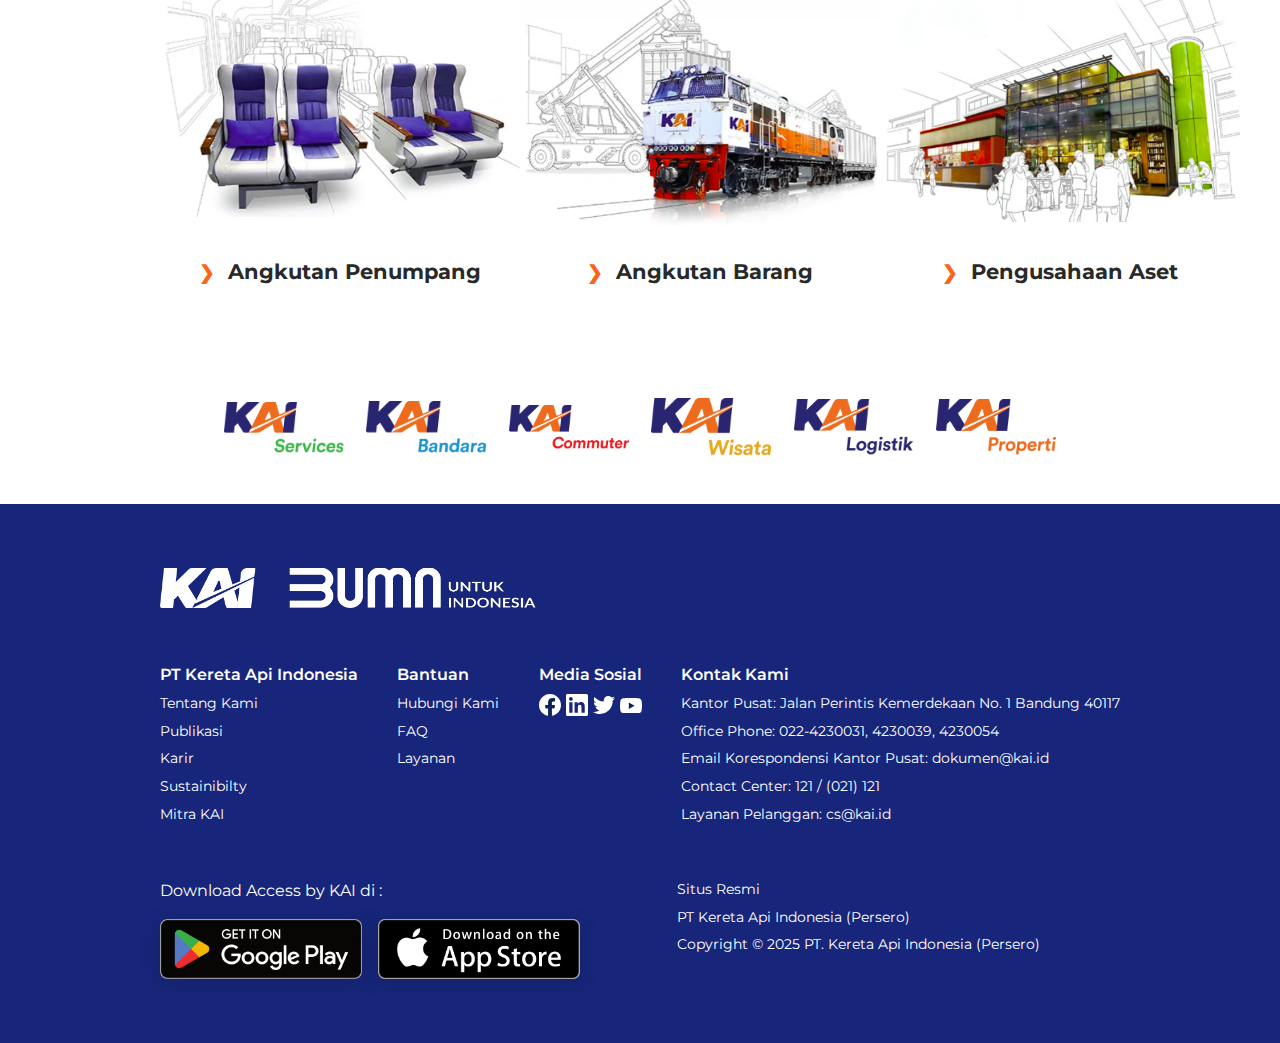
<file: html/index.html>
<!DOCTYPE html>
<html lang="en">
  <head>
    <meta charset="UTF-8" />
    <meta name="viewport" content="width=device-width, initial-scale=1.0" />
    <title>Beranda</title>

    <!-- Montserrat -->
    <link rel="preconnect" href="https://fonts.googleapis.com" />
    <link rel="preconnect" href="https://fonts.gstatic.com" crossorigin />
    <link
      href="https://fonts.googleapis.com/css2?family=Montserrat:ital,wght@0,100..900;1,100..900&display=swap"
      rel="stylesheet"
    />

    <link rel="stylesheet" href="../css/style-beranda.css" />
  </head>

  <body>
    <header>
      <div class="navbar-container">
        <nav>
          <div class="logo">
            <a href="index.html"
              ><img src="../images/logo KAI.png" alt="Logo KAI"
            /></a>
          </div>
          <div>
            <ul class="nav-links">
              <li><a href="index.html" class="active">Beranda</a></li>
              <li><a href="tiket-saya.html">Tiket Saya</a></li>
              <li><a href="#">Jadwal</a></li>
              <li><a href="#">Promo</a></li>
              <li>
                <a href="#"
                  >Layanan
                  <svg
                    xmlns="http://www.w3.org/2000/svg"
                    width="16"
                    height="16"
                    viewBox="0 0 24 24"
                    fill="none"
                    stroke="currentColor"
                    stroke-width="2"
                    stroke-linecap="round"
                    stroke-linejoin="round"
                    class="feather feather-chevron-down"
                  >
                    <polyline points="6 9 12 15 18 9"></polyline>
                  </svg>
                </a>
              </li>
            </ul>
          </div>

          <div class="nav-right">
            <div class="language">
              <svg
                xmlns="http://www.w3.org/2000/svg"
                width="20"
                height="20"
                viewBox="0 0 24 24"
                fill="none"
                stroke="gray"
                stroke-width="2"
                stroke-linecap="round"
                stroke-linejoin="round"
                class="feather feather-globe"
              >
                <circle cx="12" cy="12" r="10"></circle>
                <line x1="2" y1="12" x2="22" y2="12"></line>
                <path
                  d="M12 2a15.3 15.3 0 0 1 4 10 15.3 15.3 0 0 1-4 10 15.3 15.3 0 0 1-4-10 15.3 15.3 0 0 1 4-10z"
                ></path>
              </svg>
              <div class="langs">
                <a href="#" class="lang active">ID</a>
                <hr />
                <a href="#" class="lang">EN</a>
              </div>
            </div>

            <div class="cta-button">
              <a href="#" class="login-btn"
                ><svg
                  xmlns="http://www.w3.org/2000/svg"
                  width="20"
                  height="20"
                  viewBox="0 0 24 24"
                  fill="none"
                  stroke="currentColor"
                  stroke-width="2"
                  stroke-linecap="round"
                  stroke-linejoin="round"
                  class="feather feather-user"
                >
                  <path d="M20 21v-2a4 4 0 0 0-4-4H8a4 4 0 0 0-4 4v2"></path>
                  <circle cx="12" cy="7" r="4"></circle>
                </svg>
                Daftar / Masuk</a
              >
            </div>
          </div>
        </nav>
      </div>
    </header>

    <section id="hero">
      <div class="hero-content">
        <div class="hero-image-container">
          <img src="../images/KAI train.png" alt="" />
        </div>
        <div class="form-container">
          <form class="ticket-form">
            <div class="form-fields">
              <div class="station-selections">
                <div class="form-group">
                  <label for="departure">Dari</label>
                  <select id="departure">
                    <option value="">Pilih Stasiun Asal</option>
                    <option value="GMR">Gambir (GMR)</option>
                    <option value="BD">Bandung (BD)</option>
                    <option value="YK">Yogyakarta (YK)</option>
                    <option value="SBI">Surabaya (SBI)</option>
                    <option value="ML">Malang (ML)</option>
                  </select>
                </div>

                <hr />

                <div class="swap-station" onclick="swapStations()">
                  <span class="swap-icon">⇄</span>
                </div>

                <div class="form-group">
                  <label for="arrival">Ke</label>
                  <select id="arrival" required>
                    <option value="" disabled selected>
                      Pilih Stasiun Tujuan
                    </option>
                    <option value="GMR">Gambir (GMR)</option>
                    <option value="BD">Bandung (BD)</option>
                    <option value="YK">Yogyakarta (YK)</option>
                    <option value="SBI">Surabaya (SBI)</option>
                    <option value="ML">Malang (ML)</option>
                  </select>
                </div>
              </div>

              <div class="trip-type">
                <label class="label-radio">
                  <input type="radio" name="trip" checked /> Sekali Jalan
                </label>
                <label class="label-radio">
                  <input type="radio" name="trip" /> Pulang-Pergi
                </label>
              </div>

              <div class="date-selections">
                <div class="form-group">
                  <div class="date-field">
                    <label for="date">Berangkat</label>
                    <select id="berangkat" required>
                      <option value="">Sen, 19 Mei 2025</option>
                    </select>
                  </div>
                  <svg
                    xmlns="http://www.w3.org/2000/svg"
                    width="20"
                    height="20"
                    viewBox="0 0 24 24"
                    fill="none"
                    stroke="currentColor"
                    stroke-width="2"
                    stroke-linecap="round"
                    stroke-linejoin="round"
                    class="feather feather-calendar"
                  >
                    <rect
                      x="3"
                      y="4"
                      width="18"
                      height="18"
                      rx="2"
                      ry="2"
                    ></rect>
                    <line x1="16" y1="2" x2="16" y2="6"></line>
                    <line x1="8" y1="2" x2="8" y2="6"></line>
                    <line x1="3" y1="10" x2="21" y2="10"></line>
                  </svg>
                </div>
                <hr />
                <div class="form-group">
                  <div class="date-field">
                    <label for="date">Pulang</label>
                    <select id="pulang">
                      <option value="">-</option>
                    </select>
                  </div>
                </div>
              </div>

              <div class="passenger-selections">
                <div class="form-group">
                  <label>Jumlah Penumpang</label>
                  <select id="total-passenger">
                    <option>1 Dewasa</option>
                    <option>2 Dewasa</option>
                    <option>1 Dewasa, 1 Anak-anak</option>
                  </select>
                </div>
                <svg
                  xmlns="http://www.w3.org/2000/svg"
                  width="24"
                  height="24"
                  viewBox="0 0 24 24"
                  fill="none"
                  stroke="currentColor"
                  stroke-width="2"
                  stroke-linecap="round"
                  stroke-linejoin="round"
                  class="feather feather-users"
                >
                  <path d="M17 21v-2a4 4 0 0 0-4-4H5a4 4 0 0 0-4 4v2"></path>
                  <circle cx="9" cy="7" r="4"></circle>
                  <path d="M23 21v-2a4 4 0 0 0-3-3.87"></path>
                  <path d="M16 3.13a4 4 0 0 1 0 7.75"></path>
                </svg>
              </div>

              <a href="cari-tiket.html" class="search-btn">Cari Tiket</a>
            </div>
          </form>
        </div>

        <div class="hero-headline">
          <h1>
            Adaptif, Solutif, Kolaboratif <br /><span>untuk Indonesia.</span>
          </h1>
          <p>Kemana saja, bersama KAI. <span>#AyoNaikKereta</span></p>
        </div>
      </div>
    </section>

    <section id="promo">
      <div class="main-promo">
        <h1>Promo Menarik Hari Ini</h1>
        <img src="../images/promo4.png" alt="#" />
      </div>

      <div class="caption">
        <h1>Penawaran untuk Kamu</h1>
        <a href="#" class="view-more-btn">Selengkapnya</a>
      </div>

      <div class="promo-carousel-wrapper">
        <button class="prev-next prev">&#10094;</button>

        <div class="promo-carousel">
          <a href="#"><img src="../images/promo1.jpg" alt="Promo 1" /></a>
          <a href="#"><img src="../images/promo2.jpeg" alt="Promo 2" /></a>
          <a href="#"><img src="../images/promo3.jpg" alt="Promo 3" /></a>
        </div>

        <button class="prev-next next">&#10095;</button>
      </div>
    </section>

    <section id="destinasi-populer">
      <div class="caption">
        <h1>Destinasi Populer</h1>
      </div>

      <div class="destinations">
        <button class="prev-next prev">&#10094;</button>
        <div class="image-container">
          <img src="../images/image_jogja.jpg" alt="Yogyakarta" />
          <div class="gradient-overlay"></div>
          <div class="image-caption">Yogyakarta</div>
        </div>

        <div class="image-container">
          <img src="../images/image_surabaya.jpg" alt="Surabaya" />
          <div class="gradient-overlay"></div>
          <div class="image-caption">Surabaya</div>
        </div>

        <div class="image-container">
          <img src="../images/image_malang.jpg" alt="Malang" />
          <div class="gradient-overlay"></div>
          <div class="image-caption">Malang</div>
        </div>
        <button class="prev-next next">&#10095;</button>
      </div>
    </section>

    <section id="kai-access">
      <div class="image-wrapper">
        <img src="../images/hp-kai-access.png" alt="#" />
      </div>

      <div class="kai-access-text">
        <div class="kai-caption">
          <h1>Atur Perjalanan Anda Lebih mudah</h1>
          <p>Penuhi kebutuhan perjalanan Anda dalam satu aplikasi.</p>
        </div>

        <div class="app-logo">
          <img src="../images/KAI_Access_logo.png" alt="" />
          <h2>Access by KAI</h2>
        </div>

        <div class="app-store">
          <p>Download KAI Access di:</p>
          <div class="app-store-logos">
            <img src="../images/play-store.png" alt="" />
            <img src="../images/app-store.webp" alt="" />
          </div>
        </div>
      </div>
    </section>

    <section id="layanan">
      <h1>Layanan Kami</h1>
      <p>
        Dari kenyamanan kelas perjalanan hingga fasilitas terbaik, kami
        berkomitmen untuk menjadikan setiap perjalanan Anda sebagai momen
        istimewa.
      </p>
      <div class="layanan-images">
        <div class="layanan-captions">
          <img src="../images/angkutan-penumpang.png" alt="" />
          <h2><span>&#10095;</span>Angkutan Penumpang</h2>
        </div>
        <div class="layanan-captions">
          <img src="../images/angkutan barang.png" alt="" />
          <h2><span>&#10095;</span>Angkutan Barang</h2>
        </div>
        <div class="layanan-captions">
          <img src="../images/pengusahaan aset.png" alt="" />
          <h2><span>&#10095;</span>Pengusahaan Aset</h2>
        </div>
      </div>
    </section>

    <section id="anak-perusahaan">
      <div class="image-wrapper">
        <img src="../images/kai-services.png" alt="" />
        <img src="../images/kai-bandara.png" alt="" />
        <img src="../images/kai-commuter.png" alt="" />
        <img src="../images/kai-wisata.png" alt="" />
        <img src="../images/kai-logistik.png" alt="" />
        <img src="../images/kai-properti.png" alt="" />
      </div>
    </section>

    <section id="footer">
      <div class="footer-logo">
        <img src="../images/Logo KAI white.png" alt="" />
        <img src="../images/logo BUMN.png" alt="" />
      </div>
      <div class="footer-nav">
        <div class="footer-links">
          <h3 class="footer-links-headline">PT Kereta Api Indonesia</h3>
          <a href="#" class="footer-link">Tentang Kami</a>
          <a href="#" class="footer-link">Publikasi</a>
          <a href="#" class="footer-link">Karir</a>
          <a href="#" class="footer-link">Sustainibilty</a>
          <a href="#" class="footer-link">Mitra KAI</a>
        </div>
        <div class="footer-help">
          <h3 class="footer-links-headline">Bantuan</h3>
          <a href="#" class="footer-link">Hubungi Kami</a>
          <a href="#" class="footer-link">FAQ</a>
          <a href="#" class="footer-link">Layanan</a>
        </div>
        <div class="footer-sosmed">
          <h3 class="footer-links-headline">Media Sosial</h3>
          <div class="sosmed-apps">
            <svg
              xmlns="http://www.w3.org/2000/svg"
              width="256"
              height="256"
              viewBox="0 0 256 256"
            >
              <path
                fill="#fff"
                d="M256 128C256 57.308 198.692 0 128 0S0 57.308 0 128c0 63.888 46.808 116.843 108 126.445V165H75.5v-37H108V99.8c0-32.08 19.11-49.8 48.348-49.8C170.352 50 185 52.5 185 52.5V84h-16.14C152.959 84 148 93.867 148 103.99V128h35.5l-5.675 37H148v89.445c61.192-9.602 108-62.556 108-126.445"
              />
              <path
                fill="#0c2355"
                d="m177.825 165l5.675-37H148v-24.01C148 93.866 152.959 84 168.86 84H185V52.5S170.352 50 156.347 50C127.11 50 108 67.72 108 99.8V128H75.5v37H108v89.445A129 129 0 0 0 128 256a129 129 0 0 0 20-1.555V165z"
              />
            </svg>
            <svg
              xmlns="http://www.w3.org/2000/svg"
              width="256"
              height="256"
              viewBox="0 0 256 256"
            >
              <path
                fill="#fff"
                d="M218.123 218.127h-37.931v-59.403c0-14.165-.253-32.4-19.728-32.4c-19.756 0-22.779 15.434-22.779 31.369v60.43h-37.93V95.967h36.413v16.694h.51a39.91 39.91 0 0 1 35.928-19.733c38.445 0 45.533 25.288 45.533 58.186zM56.955 79.27c-12.157.002-22.014-9.852-22.016-22.009s9.851-22.014 22.008-22.016c12.157-.003 22.014 9.851 22.016 22.008A22.013 22.013 0 0 1 56.955 79.27m18.966 138.858H37.95V95.967h37.97zM237.033.018H18.89C8.58-.098.125 8.161-.001 18.471v219.053c.122 10.315 8.576 18.582 18.89 18.474h218.144c10.336.128 18.823-8.139 18.966-18.474V18.454c-.147-10.33-8.635-18.588-18.966-18.453"
              />
            </svg>
            <svg
              xmlns="http://www.w3.org/2000/svg"
              width="256"
              height="209"
              viewBox="0 0 256 209"
            >
              <path
                fill="#fff"
                d="M256 25.45a105 105 0 0 1-30.166 8.27c10.845-6.5 19.172-16.793 23.093-29.057a105.2 105.2 0 0 1-33.351 12.745C205.995 7.201 192.346.822 177.239.822c-29.006 0-52.523 23.516-52.523 52.52c0 4.117.465 8.125 1.36 11.97c-43.65-2.191-82.35-23.1-108.255-54.876c-4.52 7.757-7.11 16.78-7.11 26.404c0 18.222 9.273 34.297 23.365 43.716a52.3 52.3 0 0 1-23.79-6.57q-.004.33-.003.661c0 25.447 18.104 46.675 42.13 51.5a52.6 52.6 0 0 1-23.718.9c6.683 20.866 26.08 36.05 49.062 36.475c-17.975 14.086-40.622 22.483-65.228 22.483c-4.24 0-8.42-.249-12.529-.734c23.243 14.902 50.85 23.597 80.51 23.597c96.607 0 149.434-80.031 149.434-149.435q0-3.417-.152-6.795A106.8 106.8 0 0 0 256 25.45"
              />
            </svg>
            <svg
              xmlns="http://www.w3.org/2000/svg"
              width="256"
              height="180"
              viewBox="0 0 256 180"
            >
              <path
                fill="#fff"
                d="M250.346 28.075A32.18 32.18 0 0 0 227.69 5.418C207.824 0 127.87 0 127.87 0S47.912.164 28.046 5.582A32.18 32.18 0 0 0 5.39 28.24c-6.009 35.298-8.34 89.084.165 122.97a32.18 32.18 0 0 0 22.656 22.657c19.866 5.418 99.822 5.418 99.822 5.418s79.955 0 99.82-5.418a32.18 32.18 0 0 0 22.657-22.657c6.338-35.348 8.291-89.1-.164-123.134"
              />
              <path
                fill="#0c2355"
                d="m102.421 128.06l66.328-38.418l-66.328-38.418z"
              />
            </svg>
          </div>
        </div>
        <div class="footer-contacts">
          <p class="footer-links-headline">Kontak Kami</p>
          <p class="footer-text">
            Kantor Pusat: Jalan Perintis Kemerdekaan No. 1 Bandung 40117
          </p>
          <p class="footer-text">Office Phone: 022-4230031, 4230039, 4230054</p>
          <p class="footer-text">
            Email Korespondensi Kantor Pusat: dokumen@kai.id
          </p>
          <p class="footer-text">Contact Center: 121 / (021) 121</p>
          <p class="footer-text">Layanan Pelanggan: cs@kai.id</p>
        </div>
      </div>
      <div class="footer-bottom">
        <div class="footer-app">
          <p class="footer-text">Download Access by KAI di :</p>
          <div class="app-logo">
            <img src="../images/play-store.png" alt="" />
            <img src="../images/app-store.webp" alt="" />
          </div>
        </div>
        <div class="footer-desc">
          <p class="footer-text">Situs Resmi</p>
          <p class="footer-text">PT Kereta Api Indonesia (Persero)</p>
          <p class="footer-text">
            Copyright © 2025 PT. Kereta Api Indonesia (Persero)
          </p>
        </div>
      </div>
    </section>
  </body>
</html>
</file>
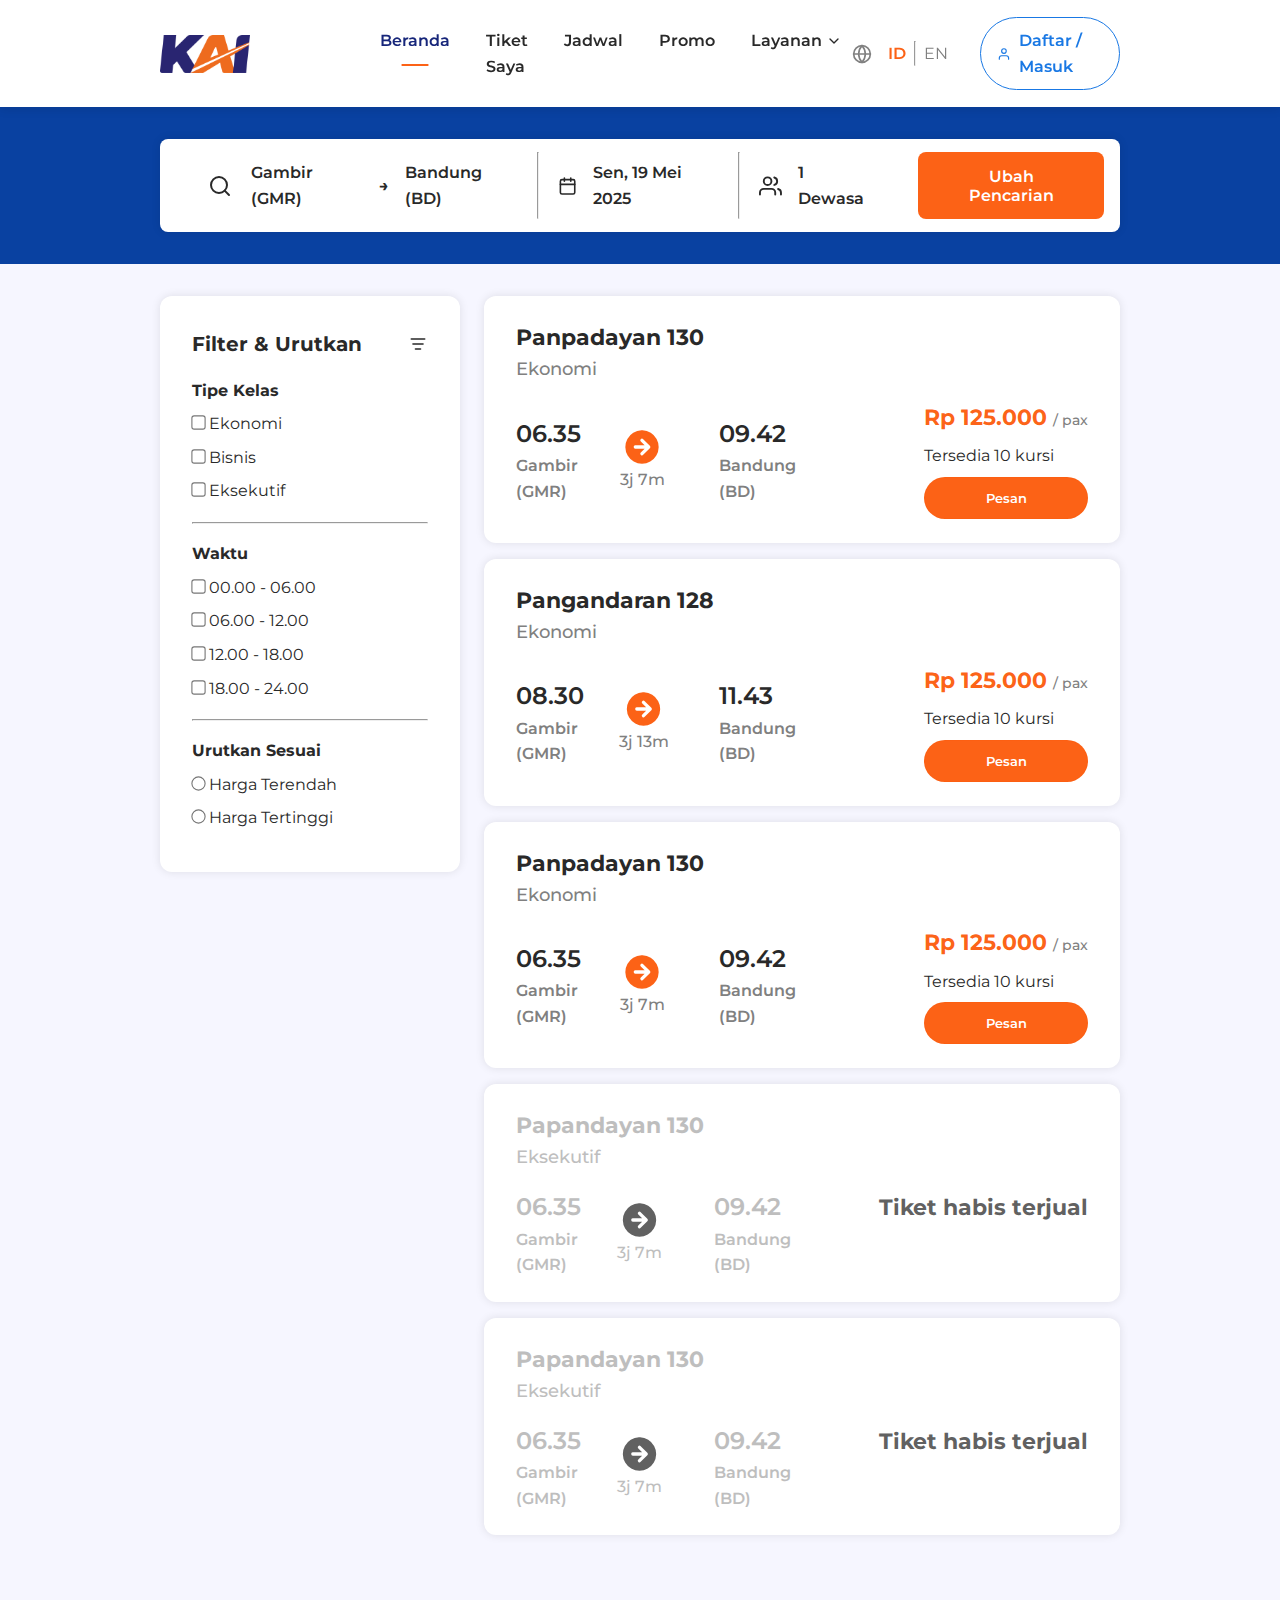
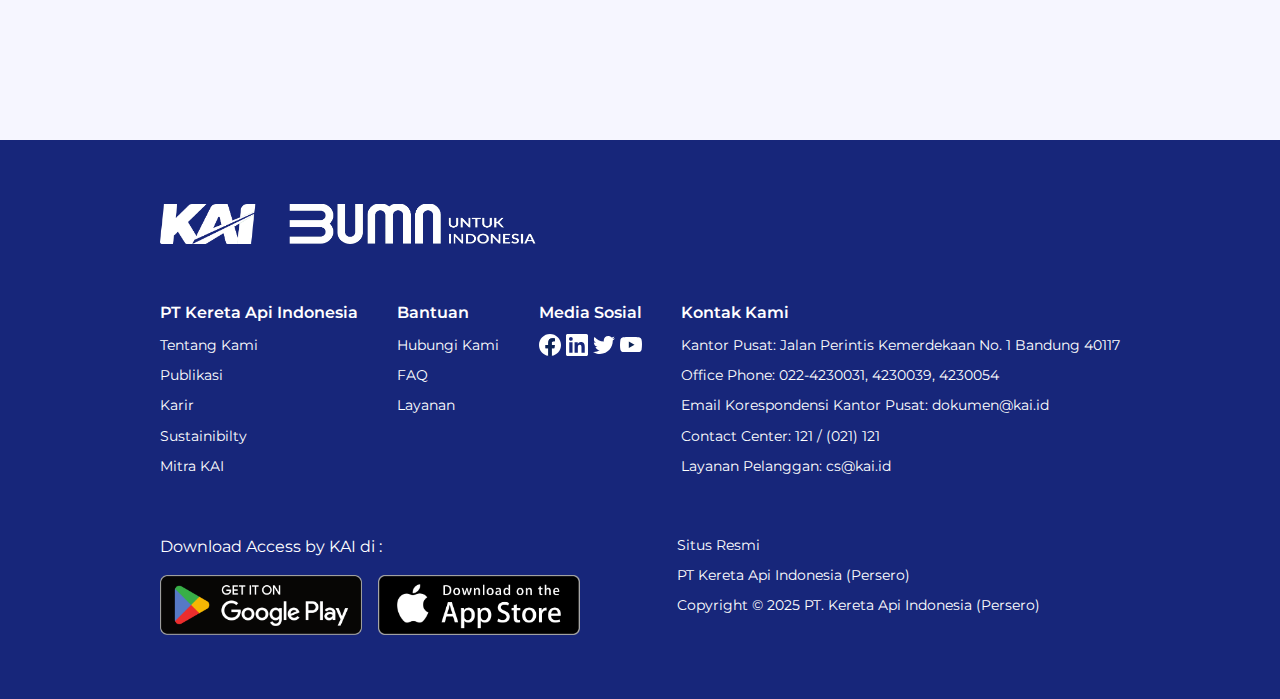
<file: docs/cari-tiket.html>
<!DOCTYPE html>
<html lang="en">
  <head>
    <meta charset="UTF-8" />
    <meta name="viewport" content="width=device-width, initial-scale=1.0" />
    <title>Cari Tiket</title>

    <!-- Montserrat -->
    <link rel="preconnect" href="https://fonts.googleapis.com" />
    <link rel="preconnect" href="https://fonts.gstatic.com" crossorigin />
    <link
      href="https://fonts.googleapis.com/css2?family=Montserrat:ital,wght@0,100..900;1,100..900&display=swap"
      rel="stylesheet"
    />

    <link rel="stylesheet" href="css/style-cari-tiket.css" />
  </head>
  <body>
    <header>
      <div class="navbar-container">
        <nav>
          <div class="logo">
            <a href="beranda.html">
              <img src="images/logo KAI.png" alt="Logo KAI" />
            </a>
          </div>
          <div>
            <ul class="nav-links">
              <li><a href="beranda.html" class="active">Beranda</a></li>
              <li><a href="tiket-saya.html">Tiket Saya</a></li>
              <li><a href="#">Jadwal</a></li>
              <li><a href="#">Promo</a></li>
              <li>
                <a href="#"
                  >Layanan
                  <svg
                    xmlns="http://www.w3.org/2000/svg"
                    width="16"
                    height="16"
                    viewBox="0 0 24 24"
                    fill="none"
                    stroke="currentColor"
                    stroke-width="2"
                    stroke-linecap="round"
                    stroke-linejoin="round"
                    class="feather feather-chevron-down"
                  >
                    <polyline points="6 9 12 15 18 9"></polyline>
                  </svg>
                </a>
              </li>
            </ul>
          </div>

          <div class="nav-right">
            <div class="language">
              <svg
                xmlns="http://www.w3.org/2000/svg"
                width="20"
                height="20"
                viewBox="0 0 24 24"
                fill="none"
                stroke="gray"
                stroke-width="2"
                stroke-linecap="round"
                stroke-linejoin="round"
                class="feather feather-globe"
              >
                <circle cx="12" cy="12" r="10"></circle>
                <line x1="2" y1="12" x2="22" y2="12"></line>
                <path
                  d="M12 2a15.3 15.3 0 0 1 4 10 15.3 15.3 0 0 1-4 10 15.3 15.3 0 0 1-4-10 15.3 15.3 0 0 1 4-10z"
                ></path>
              </svg>
              <div class="langs">
                <a href="#" class="lang active">ID</a>
                <hr />
                <a href="#" class="lang">EN</a>
              </div>
            </div>

            <div class="cta-button">
              <a href="#" class="login-btn"
                ><svg
                  xmlns="http://www.w3.org/2000/svg"
                  width="20"
                  height="20"
                  viewBox="0 0 24 24"
                  fill="none"
                  stroke="currentColor"
                  stroke-width="2"
                  stroke-linecap="round"
                  stroke-linejoin="round"
                  class="feather feather-user"
                >
                  <path d="M20 21v-2a4 4 0 0 0-4-4H8a4 4 0 0 0-4 4v2"></path>
                  <circle cx="12" cy="7" r="4"></circle>
                </svg>
                Daftar / Masuk</a
              >
            </div>
          </div>
        </nav>
      </div>
    </header>

    <section id="search-bar">
      <div class="search">
        <div class="search-content">
          <div class="search-icon">
            <svg
              xmlns="http://www.w3.org/2000/svg"
              width="24"
              height="24"
              viewBox="0 0 24 24"
              fill="none"
              stroke="currentColor"
              stroke-width="2"
              stroke-linecap="round"
              stroke-linejoin="round"
              class="feather feather-search"
            >
              <circle cx="11" cy="11" r="8"></circle>
              <line x1="21" y1="21" x2="16.65" y2="16.65"></line>
            </svg>
          </div>

          <div class="search-group">
            <p class="search-texts">Gambir (GMR)</p>
            <!-- <div class="swap-station" onclick="swapStations()">
              <span class="swap-icon">⇄</span>
            </div> -->
            <span id="arrow"> →</span>
            <p class="search-texts">Bandung (BD)</p>
          </div>

          <hr />

          <div class="search-group">
            <svg
              xmlns="http://www.w3.org/2000/svg"
              width="20"
              height="20"
              viewBox="0 0 24 24"
              fill="none"
              stroke="currentColor"
              stroke-width="2"
              stroke-linecap="round"
              stroke-linejoin="round"
              class="feather feather-calendar"
            >
              <rect x="3" y="4" width="18" height="18" rx="2" ry="2"></rect>
              <line x1="16" y1="2" x2="16" y2="6"></line>
              <line x1="8" y1="2" x2="8" y2="6"></line>
              <line x1="3" y1="10" x2="21" y2="10"></line>
            </svg>
            <p class="search-texts">Sen, 19 Mei 2025</p>
          </div>

          <hr />

          <div class="search-group">
            <svg
              xmlns="http://www.w3.org/2000/svg"
              width="24"
              height="24"
              viewBox="0 0 24 24"
              fill="none"
              stroke="currentColor"
              stroke-width="2"
              stroke-linecap="round"
              stroke-linejoin="round"
              class="feather feather-users"
            >
              <path d="M17 21v-2a4 4 0 0 0-4-4H5a4 4 0 0 0-4 4v2"></path>
              <circle cx="9" cy="7" r="4"></circle>
              <path d="M23 21v-2a4 4 0 0 0-3-3.87"></path>
              <path d="M16 3.13a4 4 0 0 1 0 7.75"></path>
            </svg>
            <p class="search-texts">1 Dewasa</p>
          </div>
        </div>
        <button class="search-btn">Ubah Pencarian</button>
      </div>
    </section>

    <!-- <section id="date-bar">
      <div class="prev-next-box prev"></div>
      <div class="date-boxes">
        <div class="date-box">
          <h3></h3>
        </div>
      </div>
      <div class="prev-next-box next"></div>
    </section> -->

    <section id="search-results">
      <div class="search-contents">
        <div class="filter-container">
          <div class="filter-caption">
            <h3>Filter & Urutkan</h3>
            <svg
              xmlns="http://www.w3.org/2000/svg"
              width="20"
              height="20"
              viewBox="0 0 24 24"
              fill="none"
              stroke="currentColor"
              stroke-width="2"
              stroke-linecap="round"
              stroke-linejoin="round"
              class="icon icon-tabler icons-tabler-outline icon-tabler-filter-2"
            >
              <path stroke="none" d="M0 0h24v24H0z" fill="none" />
              <path d="M4 6h16" />
              <path d="M6 12h12" />
              <path d="M9 18h6" />
            </svg>
          </div>

          <div class="train-class">
            <p>Tipe Kelas</p>
            <label>
              <input type="checkbox" name="Ekonomi" value="Ekonomi" />
              Ekonomi
            </label>
            <label>
              <input type="checkbox" name="Bisnis" value="Bisnis" />
              Bisnis
            </label>
            <label>
              <input type="checkbox" name="Eksekutif" value="Eksekutif" />
              Eksekutif
            </label>
          </div>

          <hr>

          <div class="train-class">
            <p>Waktu</p>
            <label>
              <input type="checkbox" name="Ekonomi" value="Ekonomi" />
              00.00 - 06.00
            </label>
            <label>
              <input type="checkbox" name="Bisnis" value="Bisnis" />
              06.00 - 12.00
            </label>
            <label>
              <input type="checkbox" name="Eksekutif" value="Eksekutif" />
              12.00 - 18.00
            </label>
            <label>
              <input type="checkbox" name="Eksekutif" value="Eksekutif" />
              18.00 - 24.00
            </label>
          </div>

          <hr />

          <div class="sort-by">
            <p>Urutkan Sesuai</p>
            <label>
              <input type="radio" name="Sort" value="Terendahi" />
              Harga Terendah
            </label>
            <label>
              <input type="radio" name="Sort" value="Tertinggi" />
              Harga Tertinggi
            </label>
          </div>
        </div>

        <div class="tickets-found">
          <div class="ticket">
            <div class="train-name">
              <p class="name-of-train">Panpadayan 130</p>
              <p class="class-of-train">Ekonomi</p>
            </div>

            <div class="train-info">
              <div class="schedule-info">
                <div class="schedule">
                  <p class="hour-time">06.35</p>
                  <p class="city-station">Gambir (GMR)</p>
                </div>
                <div class="duration">
                  <svg
                    xmlns="http://www.w3.org/2000/svg"
                    width="24"
                    height="24"
                    viewBox="0 0 24 24"
                    fill="currentColor"
                    class="icon icon-tabler icons-tabler-filled icon-tabler-circle-arrow-right"
                  >
                    <path stroke="none" d="M0 0h24v24H0z" fill="none" />
                    <path
                      d="M12 2l.324 .005a10 10 0 1 1 -.648 0l.324 -.005zm.613 5.21a1 1 0 0 0 -1.32 1.497l2.291 2.293h-5.584l-.117 .007a1 1 0 0 0 .117 1.993h5.584l-2.291 2.293l-.083 .094a1 1 0 0 0 1.497 1.32l4 -4l.073 -.082l.064 -.089l.062 -.113l.044 -.11l.03 -.112l.017 -.126l.003 -.075l-.007 -.118l-.029 -.148l-.035 -.105l-.054 -.113l-.071 -.111a1.008 1.008 0 0 0 -.097 -.112l-4 -4z"
                    />
                  </svg>
                  <p class="total-duration">3j 7m</p>
                  <!-- <hr /> -->
                </div>
                <div class="schedule">
                  <p class="hour-time">09.42</p>
                  <p class="city-station">Bandung (BD)</p>
                </div>
              </div>

              <div class="price-info">
                <p class="price">Rp 125.000 <span>/ pax</span></p>
                <p class="available">Tersedia 10 kursi</p>
                <button class="select">Pesan</button>
              </div>
            </div>
          </div>

          <div class="ticket">
            <div class="train-name">
              <p class="name-of-train">Pangandaran 128</p>
              <p class="class-of-train">Ekonomi</p>
            </div>

            <div class="train-info">
              <div class="schedule-info">
                <div class="schedule">
                  <p class="hour-time">08.30</p>
                  <p class="city-station">Gambir (GMR)</p>
                </div>
                <div class="duration">
                  <svg
                    xmlns="http://www.w3.org/2000/svg"
                    width="24"
                    height="24"
                    viewBox="0 0 24 24"
                    fill="currentColor"
                    class="icon icon-tabler icons-tabler-filled icon-tabler-circle-arrow-right"
                  >
                    <path stroke="none" d="M0 0h24v24H0z" fill="none" />
                    <path
                      d="M12 2l.324 .005a10 10 0 1 1 -.648 0l.324 -.005zm.613 5.21a1 1 0 0 0 -1.32 1.497l2.291 2.293h-5.584l-.117 .007a1 1 0 0 0 .117 1.993h5.584l-2.291 2.293l-.083 .094a1 1 0 0 0 1.497 1.32l4 -4l.073 -.082l.064 -.089l.062 -.113l.044 -.11l.03 -.112l.017 -.126l.003 -.075l-.007 -.118l-.029 -.148l-.035 -.105l-.054 -.113l-.071 -.111a1.008 1.008 0 0 0 -.097 -.112l-4 -4z"
                    />
                  </svg>
                  <p class="total-duration">3j 13m</p>
                  <!-- <hr /> -->
                </div>
                <div class="schedule">
                  <p class="hour-time">11.43</p>
                  <p class="city-station">Bandung (BD)</p>
                </div>
              </div>

              <div class="price-info">
                <p class="price">Rp 125.000 <span>/ pax</span></p>
                <p class="available">Tersedia 10 kursi</p>
                <button class="select">
                  <a href="pembayaran-1.html">Pesan</a>
                </button>
              </div>
            </div>
          </div>

          <div class="ticket">
            <div class="train-name">
              <p class="name-of-train">Panpadayan 130</p>
              <p class="class-of-train">Ekonomi</p>
            </div>

            <div class="train-info">
              <div class="schedule-info">
                <div class="schedule">
                  <p class="hour-time">06.35</p>
                  <p class="city-station">Gambir (GMR)</p>
                </div>
                <div class="duration">
                  <svg
                    xmlns="http://www.w3.org/2000/svg"
                    width="24"
                    height="24"
                    viewBox="0 0 24 24"
                    fill="currentColor"
                    class="icon icon-tabler icons-tabler-filled icon-tabler-circle-arrow-right"
                  >
                    <path stroke="none" d="M0 0h24v24H0z" fill="none" />
                    <path
                      d="M12 2l.324 .005a10 10 0 1 1 -.648 0l.324 -.005zm.613 5.21a1 1 0 0 0 -1.32 1.497l2.291 2.293h-5.584l-.117 .007a1 1 0 0 0 .117 1.993h5.584l-2.291 2.293l-.083 .094a1 1 0 0 0 1.497 1.32l4 -4l.073 -.082l.064 -.089l.062 -.113l.044 -.11l.03 -.112l.017 -.126l.003 -.075l-.007 -.118l-.029 -.148l-.035 -.105l-.054 -.113l-.071 -.111a1.008 1.008 0 0 0 -.097 -.112l-4 -4z"
                    />
                  </svg>
                  <p class="total-duration">3j 7m</p>
                  <!-- <hr /> -->
                </div>
                <div class="schedule">
                  <p class="hour-time">09.42</p>
                  <p class="city-station">Bandung (BD)</p>
                </div>
              </div>

              <div class="price-info">
                <p class="price">Rp 125.000 <span>/ pax</span></p>
                <p class="available">Tersedia 10 kursi</p>
                <button class="select">Pesan</button>
              </div>
            </div>
          </div>

          <div class="ticket sold-out">
            <div class="train-name">
              <p class="name-of-train">Papandayan 130</p>
              <p class="class-of-train">Eksekutif</p>
            </div>

            <div class="train-info">
              <div class="schedule-info">
                <div class="schedule">
                  <p class="hour-time">06.35</p>
                  <p class="city-station">Gambir (GMR)</p>
                </div>
                <div class="duration">
                  <svg
                    xmlns="http://www.w3.org/2000/svg"
                    width="24"
                    height="24"
                    viewBox="0 0 24 24"
                    fill="currentColor"
                    class="icon icon-tabler icons-tabler-filled icon-tabler-circle-arrow-right"
                  >
                    <path stroke="none" d="M0 0h24v24H0z" fill="none" />
                    <path
                      d="M12 2l.324 .005a10 10 0 1 1 -.648 0l.324 -.005zm.613 5.21a1 1 0 0 0 -1.32 1.497l2.291 2.293h-5.584l-.117 .007a1 1 0 0 0 .117 1.993h5.584l-2.291 2.293l-.083 .094a1 1 0 0 0 1.497 1.32l4 -4l.073 -.082l.064 -.089l.062 -.113l.044 -.11l.03 -.112l.017 -.126l.003 -.075l-.007 -.118l-.029 -.148l-.035 -.105l-.054 -.113l-.071 -.111a1.008 1.008 0 0 0 -.097 -.112l-4 -4z"
                    />
                  </svg>
                  <p class="total-duration">3j 7m</p>
                  <!-- <hr /> -->
                </div>
                <div class="schedule">
                  <p class="hour-time">09.42</p>
                  <p class="city-station">Bandung (BD)</p>
                </div>
              </div>

              <div class="price-info">
                <p class="price">Tiket habis terjual</p>
                <button class="select">Pesan</button>
              </div>
            </div>
          </div>

          <div class="ticket sold-out">
            <div class="train-name">
              <p class="name-of-train">Papandayan 130</p>
              <p class="class-of-train">Eksekutif</p>
            </div>

            <div class="train-info">
              <div class="schedule-info">
                <div class="schedule">
                  <p class="hour-time">06.35</p>
                  <p class="city-station">Gambir (GMR)</p>
                </div>
                <div class="duration">
                  <svg
                    xmlns="http://www.w3.org/2000/svg"
                    width="24"
                    height="24"
                    viewBox="0 0 24 24"
                    fill="currentColor"
                    class="icon icon-tabler icons-tabler-filled icon-tabler-circle-arrow-right"
                  >
                    <path stroke="none" d="M0 0h24v24H0z" fill="none" />
                    <path
                      d="M12 2l.324 .005a10 10 0 1 1 -.648 0l.324 -.005zm.613 5.21a1 1 0 0 0 -1.32 1.497l2.291 2.293h-5.584l-.117 .007a1 1 0 0 0 .117 1.993h5.584l-2.291 2.293l-.083 .094a1 1 0 0 0 1.497 1.32l4 -4l.073 -.082l.064 -.089l.062 -.113l.044 -.11l.03 -.112l.017 -.126l.003 -.075l-.007 -.118l-.029 -.148l-.035 -.105l-.054 -.113l-.071 -.111a1.008 1.008 0 0 0 -.097 -.112l-4 -4z"
                    />
                  </svg>
                  <p class="total-duration">3j 7m</p>
                  <!-- <hr /> -->
                </div>
                <div class="schedule">
                  <p class="hour-time">09.42</p>
                  <p class="city-station">Bandung (BD)</p>
                </div>
              </div>

              <div class="price-info">
                <p class="price">Tiket habis terjual</p>
                <button class="select">Pesan</button>
              </div>
            </div>
          </div>
        </div>
      </div>
    </section>

    <section id="footer">
      <div class="footer-logo">
        <img src="images/Logo KAI white.png" alt="" />
        <img src="images/logo BUMN.png" alt="" />
      </div>
      <div class="footer-nav">
        <div class="footer-links">
          <h3 class="footer-links-headline">PT Kereta Api Indonesia</h3>
          <a href="#" class="footer-link">Tentang Kami</a>
          <a href="#" class="footer-link">Publikasi</a>
          <a href="#" class="footer-link">Karir</a>
          <a href="#" class="footer-link">Sustainibilty</a>
          <a href="#" class="footer-link">Mitra KAI</a>
        </div>
        <div class="footer-help">
          <h3 class="footer-links-headline">Bantuan</h3>
          <a href="#" class="footer-link">Hubungi Kami</a>
          <a href="#" class="footer-link">FAQ</a>
          <a href="#" class="footer-link">Layanan</a>
        </div>
        <div class="footer-sosmed">
          <h3 class="footer-links-headline">Media Sosial</h3>
          <div class="sosmed-apps">
            <svg
              xmlns="http://www.w3.org/2000/svg"
              width="256"
              height="256"
              viewBox="0 0 256 256"
            >
              <path
                fill="#fff"
                d="M256 128C256 57.308 198.692 0 128 0S0 57.308 0 128c0 63.888 46.808 116.843 108 126.445V165H75.5v-37H108V99.8c0-32.08 19.11-49.8 48.348-49.8C170.352 50 185 52.5 185 52.5V84h-16.14C152.959 84 148 93.867 148 103.99V128h35.5l-5.675 37H148v89.445c61.192-9.602 108-62.556 108-126.445"
              />
              <path
                fill="#0c2355"
                d="m177.825 165l5.675-37H148v-24.01C148 93.866 152.959 84 168.86 84H185V52.5S170.352 50 156.347 50C127.11 50 108 67.72 108 99.8V128H75.5v37H108v89.445A129 129 0 0 0 128 256a129 129 0 0 0 20-1.555V165z"
              />
            </svg>
            <svg
              xmlns="http://www.w3.org/2000/svg"
              width="256"
              height="256"
              viewBox="0 0 256 256"
            >
              <path
                fill="#fff"
                d="M218.123 218.127h-37.931v-59.403c0-14.165-.253-32.4-19.728-32.4c-19.756 0-22.779 15.434-22.779 31.369v60.43h-37.93V95.967h36.413v16.694h.51a39.91 39.91 0 0 1 35.928-19.733c38.445 0 45.533 25.288 45.533 58.186zM56.955 79.27c-12.157.002-22.014-9.852-22.016-22.009s9.851-22.014 22.008-22.016c12.157-.003 22.014 9.851 22.016 22.008A22.013 22.013 0 0 1 56.955 79.27m18.966 138.858H37.95V95.967h37.97zM237.033.018H18.89C8.58-.098.125 8.161-.001 18.471v219.053c.122 10.315 8.576 18.582 18.89 18.474h218.144c10.336.128 18.823-8.139 18.966-18.474V18.454c-.147-10.33-8.635-18.588-18.966-18.453"
              />
            </svg>
            <svg
              xmlns="http://www.w3.org/2000/svg"
              width="256"
              height="209"
              viewBox="0 0 256 209"
            >
              <path
                fill="#fff"
                d="M256 25.45a105 105 0 0 1-30.166 8.27c10.845-6.5 19.172-16.793 23.093-29.057a105.2 105.2 0 0 1-33.351 12.745C205.995 7.201 192.346.822 177.239.822c-29.006 0-52.523 23.516-52.523 52.52c0 4.117.465 8.125 1.36 11.97c-43.65-2.191-82.35-23.1-108.255-54.876c-4.52 7.757-7.11 16.78-7.11 26.404c0 18.222 9.273 34.297 23.365 43.716a52.3 52.3 0 0 1-23.79-6.57q-.004.33-.003.661c0 25.447 18.104 46.675 42.13 51.5a52.6 52.6 0 0 1-23.718.9c6.683 20.866 26.08 36.05 49.062 36.475c-17.975 14.086-40.622 22.483-65.228 22.483c-4.24 0-8.42-.249-12.529-.734c23.243 14.902 50.85 23.597 80.51 23.597c96.607 0 149.434-80.031 149.434-149.435q0-3.417-.152-6.795A106.8 106.8 0 0 0 256 25.45"
              />
            </svg>
            <svg
              xmlns="http://www.w3.org/2000/svg"
              width="256"
              height="180"
              viewBox="0 0 256 180"
            >
              <path
                fill="#fff"
                d="M250.346 28.075A32.18 32.18 0 0 0 227.69 5.418C207.824 0 127.87 0 127.87 0S47.912.164 28.046 5.582A32.18 32.18 0 0 0 5.39 28.24c-6.009 35.298-8.34 89.084.165 122.97a32.18 32.18 0 0 0 22.656 22.657c19.866 5.418 99.822 5.418 99.822 5.418s79.955 0 99.82-5.418a32.18 32.18 0 0 0 22.657-22.657c6.338-35.348 8.291-89.1-.164-123.134"
              />
              <path
                fill="#0c2355"
                d="m102.421 128.06l66.328-38.418l-66.328-38.418z"
              />
            </svg>
          </div>
        </div>
        <div class="footer-contacts">
          <p class="footer-links-headline">Kontak Kami</p>
          <p class="footer-text">
            Kantor Pusat: Jalan Perintis Kemerdekaan No. 1 Bandung 40117
          </p>
          <p class="footer-text">Office Phone: 022-4230031, 4230039, 4230054</p>
          <p class="footer-text">
            Email Korespondensi Kantor Pusat: dokumen@kai.id
          </p>
          <p class="footer-text">Contact Center: 121 / (021) 121</p>
          <p class="footer-text">Layanan Pelanggan: cs@kai.id</p>
        </div>
      </div>
      <div class="footer-bottom">
        <div class="footer-app">
          <p class="footer-text">Download Access by KAI di :</p>
          <div class="app-logo">
            <img src="images/play-store.png" alt="" />
            <img src="images/app-store.webp" alt="" />
          </div>
        </div>
        <div class="footer-desc">
          <p class="footer-text">Situs Resmi</p>
          <p class="footer-text">PT Kereta Api Indonesia (Persero)</p>
          <p class="footer-text">
            Copyright © 2025 PT. Kereta Api Indonesia (Persero)
          </p>
        </div>
      </div>
    </section>
  </body>
</html>
</file>
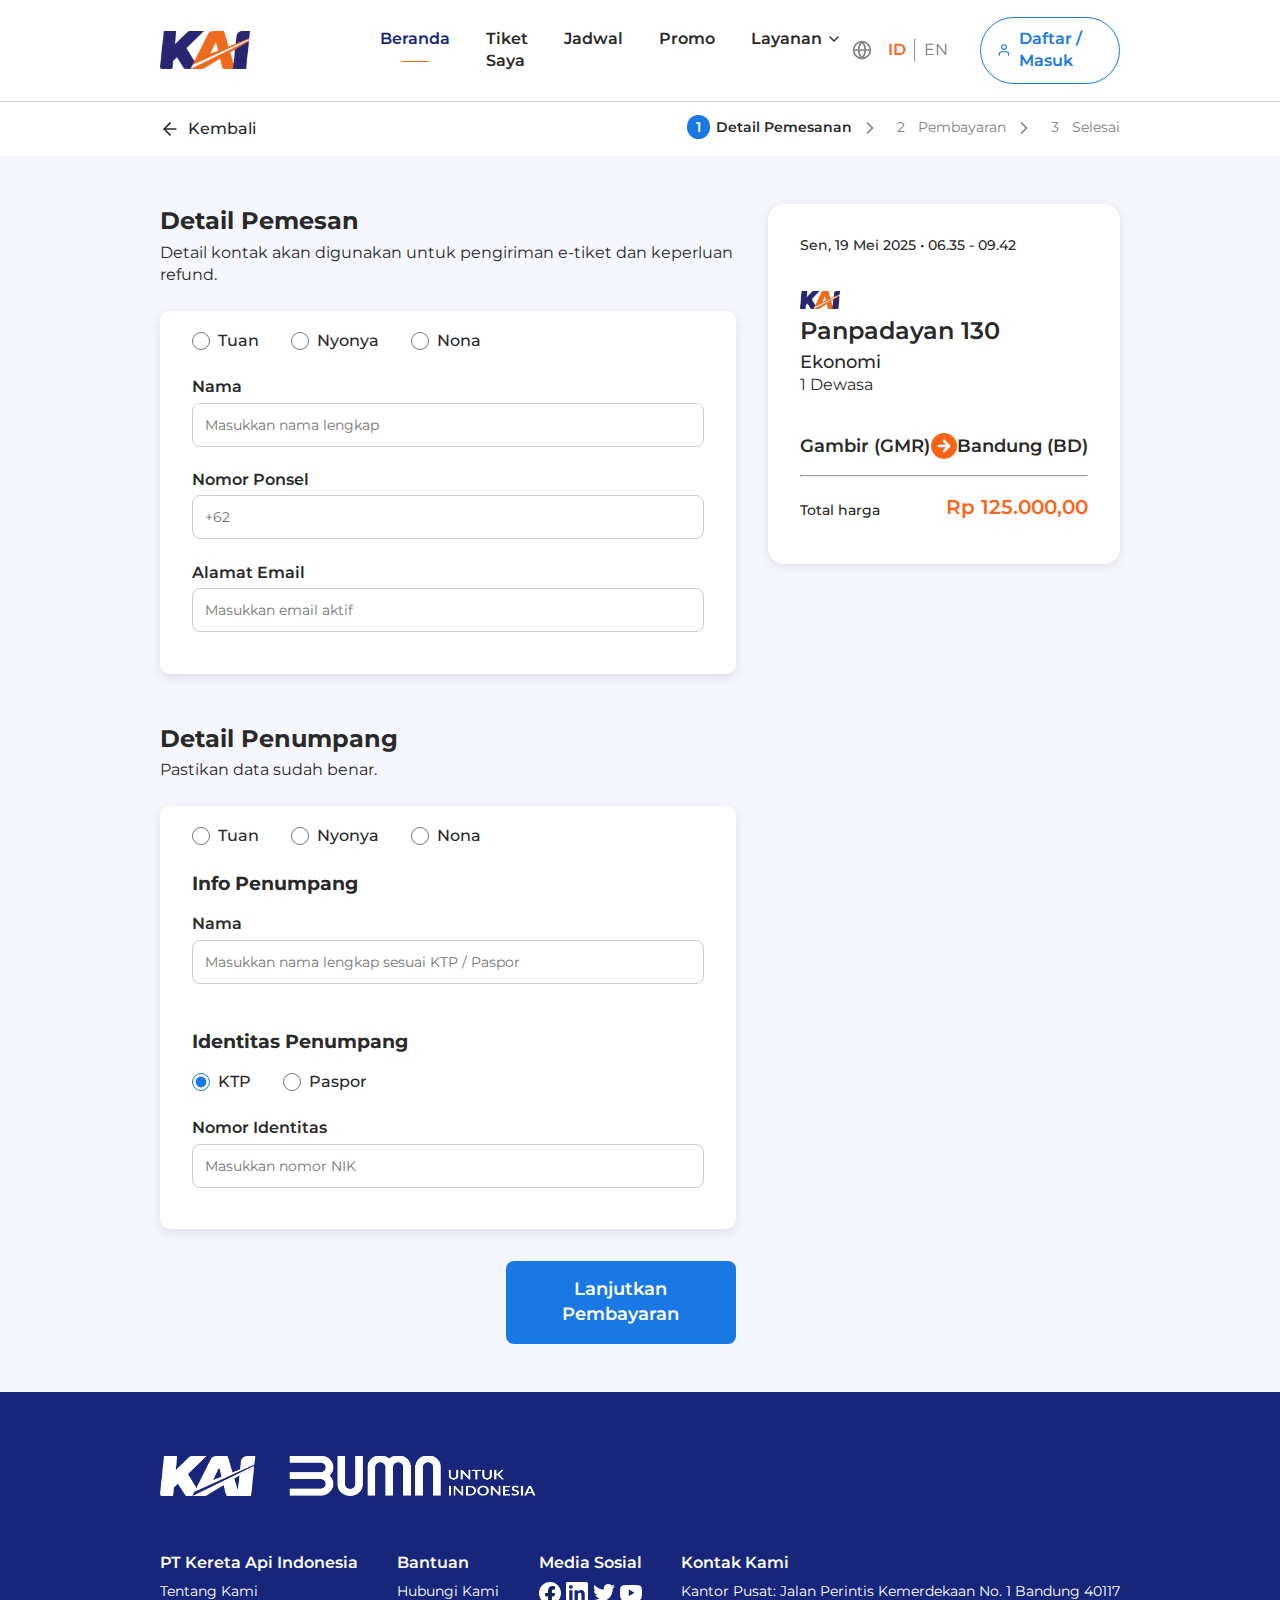
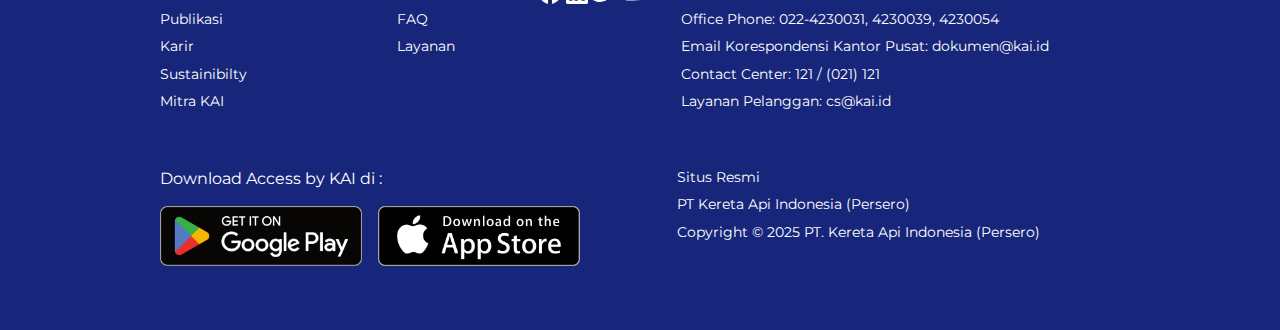
<file: docs/pembayaran-1.html>
<!DOCTYPE html>
<html lang="en">
  <head>
    <meta charset="UTF-8" />
    <meta name="viewport" content="width=device-width, initial-scale=1.0" />
    <title>Pembayaran</title>

    <!-- Montserrat -->
    <link rel="preconnect" href="https://fonts.googleapis.com" />
    <link rel="preconnect" href="https://fonts.gstatic.com" crossorigin />
    <link
      href="https://fonts.googleapis.com/css2?family=Montserrat:ital,wght@0,100..900;1,100..900&display=swap"
      rel="stylesheet"
    />

    <link rel="stylesheet" href="css/style-pembayaran-1.css" />
  </head>

  <body>
    <header>
      <div class="navbar-container">
        <nav>
          <div class="logo">
            <a href="index.html">
              <img src="images/logo KAI.png" alt="Logo KAI"
            /></a>
          </div>
          <div>
            <ul class="nav-links">
              <li><a href="#" class="active">Beranda</a></li>
              <li><a href="#">Tiket Saya</a></li>
              <li><a href="#">Jadwal</a></li>
              <li><a href="#">Promo</a></li>
              <li>
                <a href="#"
                  >Layanan
                  <svg
                    xmlns="http://www.w3.org/2000/svg"
                    width="16"
                    height="16"
                    viewBox="0 0 24 24"
                    fill="none"
                    stroke="currentColor"
                    stroke-width="2"
                    stroke-linecap="round"
                    stroke-linejoin="round"
                    class="feather feather-chevron-down"
                  >
                    <polyline points="6 9 12 15 18 9"></polyline>
                  </svg>
                </a>
              </li>
            </ul>
          </div>

          <div class="nav-right">
            <div class="language">
              <svg
                xmlns="http://www.w3.org/2000/svg"
                width="20"
                height="20"
                viewBox="0 0 24 24"
                fill="none"
                stroke="gray"
                stroke-width="2"
                stroke-linecap="round"
                stroke-linejoin="round"
                class="feather feather-globe"
              >
                <circle cx="12" cy="12" r="10"></circle>
                <line x1="2" y1="12" x2="22" y2="12"></line>
                <path
                  d="M12 2a15.3 15.3 0 0 1 4 10 15.3 15.3 0 0 1-4 10 15.3 15.3 0 0 1-4-10 15.3 15.3 0 0 1 4-10z"
                ></path>
              </svg>
              <div class="langs">
                <a href="#" class="lang active">ID</a>
                <hr />
                <a href="#" class="lang">EN</a>
              </div>
            </div>

            <div class="cta-button">
              <a href="#" class="login-btn"
                ><svg
                  xmlns="http://www.w3.org/2000/svg"
                  width="20"
                  height="20"
                  viewBox="0 0 24 24"
                  fill="none"
                  stroke="currentColor"
                  stroke-width="2"
                  stroke-linecap="round"
                  stroke-linejoin="round"
                  class="feather feather-user"
                >
                  <path d="M20 21v-2a4 4 0 0 0-4-4H8a4 4 0 0 0-4 4v2"></path>
                  <circle cx="12" cy="7" r="4"></circle>
                </svg>
                Daftar / Masuk</a
              >
            </div>
          </div>
        </nav>
      </div>
    </header>

    <section id="top-information">
      <div class="return">
        <svg
          xmlns="http://www.w3.org/2000/svg"
          width="20"
          height="20"
          viewBox="0 0 24 24"
          fill="none"
          stroke="currentColor"
          stroke-width="2"
          stroke-linecap="round"
          stroke-linejoin="round"
          class="feather feather-arrow-left"
        >
          <line x1="19" y1="12" x2="5" y2="12"></line>
          <polyline points="12 19 5 12 12 5"></polyline>
        </svg>
        <a href="cari-tiket.html">Kembali</a>
      </div>

      <div class="instructions">
        <p class="done"><span class="number">1</span> Detail Pemesanan</p>
        <svg
          xmlns="http://www.w3.org/2000/svg"
          width="20"
          height="20"
          viewBox="0 0 24 24"
          fill="none"
          stroke="gray"
          stroke-width="2"
          stroke-linecap="round"
          stroke-linejoin="round"
          class="feather feather-chevron-right"
        >
          <polyline points="9 18 15 12 9 6"></polyline>
        </svg>
        <p><span class="number">2</span> Pembayaran</p>
        <svg
          xmlns="http://www.w3.org/2000/svg"
          width="20"
          height="20"
          viewBox="0 0 24 24"
          fill="none"
          stroke="gray"
          stroke-width="2"
          stroke-linecap="round"
          stroke-linejoin="round"
          class="feather feather-chevron-right"
        >
          <polyline points="9 18 15 12 9 6"></polyline>
        </svg>
        <p><span class="number">3</span> Selesai</p>
      </div>
    </section>

    <section id="personal-data">
      <div class="data-data">
        <div class="data-pemesan">
          <h2>Detail Pemesan</h2>
          <p>
            Detail kontak akan digunakan untuk pengiriman e-tiket dan keperluan
            refund.
          </p>
          <div class="form-container">
            <form action="" class="personal-form">
              <div class="title-type">
                <label class="title">
                  <input type="radio" name="title" required /> Tuan
                </label>
                <label class="title">
                  <input type="radio" name="title" /> Nyonya
                </label>
                <label class="title">
                  <input type="radio" name="title" /> Nona
                </label>
              </div>

              <div class="info-pemesan">
                <label for="nama">Nama</label><br />
                <input
                  type="text"
                  id="nama"
                  name="nama"
                  placeholder="Masukkan nama lengkap"
                  required
                /><br /><br />
                <label for="telp">Nomor Ponsel</label><br />
                <input
                  type="text"
                  id="telp"
                  name="telp"
                  placeholder="+62"
                  required
                /><br /><br />
                <label for="email">Alamat Email</label><br />
                <input
                  type="text"
                  id="email"
                  name="email"
                  placeholder="Masukkan email aktif"
                  required
                /><br /><br />
              </div>
            </form>
          </div>
        </div>

        <div class="data-penumpang">
          <h2>Detail Penumpang</h2>
          <p>Pastikan data sudah benar.</p>
          <div class="form-container">
            <form action="" class="personal-form">
              <div class="title-type">
                <label class="title">
                  <input type="radio" name="title" required /> Tuan
                </label>
                <label class="title">
                  <input type="radio" name="title" required /> Nyonya
                </label>
                <label class="title">
                  <input type="radio" name="title" required /> Nona
                </label>
              </div>

              <div class="info-pemesan">
                <h3>Info Penumpang</h3>
                <label for="nama">Nama</label><br />
                <input
                  type="text"
                  id="nama"
                  name="nama"
                  placeholder="Masukkan nama lengkap sesuai KTP / Paspor"
                  required
                /><br /><br /><br />

                <h3>Identitas Penumpang</h3>
                <div class="identity-type">
                  <label class="identity">
                    <input type="radio" name="identity" checked required /> KTP
                  </label>
                  <label class="title">
                    <input type="radio" name="identity" required /> Paspor
                  </label>
                </div>
                <label for="NIK">Nomor Identitas</label><br />
                <input
                  type="text"
                  id="NIK"
                  name="NIK"
                  placeholder="Masukkan nomor NIK"
                  required
                /><br /><br />
              </div>
            </form>
          </div>

          <a href="pembayaran-2.html" class="next-btn">Lanjutkan Pembayaran</a>
        </div>
      </div>

      <div class="ticket-info">
        <div class="berangkat">
          <p>Sen, 19 Mei 2025 • 06.35 - 09.42</p>
        </div>

        <div class="info-kereta">
          <img src="images/logo KAI.png" alt="Logo KAI" />
          <p class="nama-kereta">Panpadayan 130 <br /><span>Ekonomi</span></p>
          <p class="penumpang">1 Dewasa</p>
        </div>

        <div class="kota">
          <p>Gambir (GMR)</p>
          <svg
            xmlns="http://www.w3.org/2000/svg"
            width="24"
            height="24"
            viewBox="0 0 24 24"
            fill="currentColor"
            class="icon icon-tabler icons-tabler-filled icon-tabler-circle-arrow-right"
          >
            <path stroke="none" d="M0 0h24v24H0z" fill="none" />
            <path
              d="M12 2l.324 .005a10 10 0 1 1 -.648 0l.324 -.005zm.613 5.21a1 1 0 0 0 -1.32 1.497l2.291 2.293h-5.584l-.117 .007a1 1 0 0 0 .117 1.993h5.584l-2.291 2.293l-.083 .094a1 1 0 0 0 1.497 1.32l4 -4l.073 -.082l.064 -.089l.062 -.113l.044 -.11l.03 -.112l.017 -.126l.003 -.075l-.007 -.118l-.029 -.148l-.035 -.105l-.054 -.113l-.071 -.111a1.008 1.008 0 0 0 -.097 -.112l-4 -4z"
            />
          </svg>
          <p>Bandung (BD)</p>
        </div>
        <hr />
        <div class="total-bayar">
          <p>Total harga</p>
          <p class="harga">Rp 125.000,00</p>
        </div>
      </div>
    </section>

    <section id="footer">
      <div class="footer-logo">
        <img src="images/Logo KAI white.png" alt="" />
        <img src="images/logo BUMN.png" alt="" />
      </div>
      <div class="footer-nav">
        <div class="footer-links">
          <h3 class="footer-links-headline">PT Kereta Api Indonesia</h3>
          <a href="#" class="footer-link">Tentang Kami</a>
          <a href="#" class="footer-link">Publikasi</a>
          <a href="#" class="footer-link">Karir</a>
          <a href="#" class="footer-link">Sustainibilty</a>
          <a href="#" class="footer-link">Mitra KAI</a>
        </div>
        <div class="footer-help">
          <h3 class="footer-links-headline">Bantuan</h3>
          <a href="#" class="footer-link">Hubungi Kami</a>
          <a href="#" class="footer-link">FAQ</a>
          <a href="#" class="footer-link">Layanan</a>
        </div>
        <div class="footer-sosmed">
          <h3 class="footer-links-headline">Media Sosial</h3>
          <div class="sosmed-apps">
            <svg
              xmlns="http://www.w3.org/2000/svg"
              width="256"
              height="256"
              viewBox="0 0 256 256"
            >
              <path
                fill="#fff"
                d="M256 128C256 57.308 198.692 0 128 0S0 57.308 0 128c0 63.888 46.808 116.843 108 126.445V165H75.5v-37H108V99.8c0-32.08 19.11-49.8 48.348-49.8C170.352 50 185 52.5 185 52.5V84h-16.14C152.959 84 148 93.867 148 103.99V128h35.5l-5.675 37H148v89.445c61.192-9.602 108-62.556 108-126.445"
              />
              <path
                fill="#0c2355"
                d="m177.825 165l5.675-37H148v-24.01C148 93.866 152.959 84 168.86 84H185V52.5S170.352 50 156.347 50C127.11 50 108 67.72 108 99.8V128H75.5v37H108v89.445A129 129 0 0 0 128 256a129 129 0 0 0 20-1.555V165z"
              />
            </svg>
            <svg
              xmlns="http://www.w3.org/2000/svg"
              width="256"
              height="256"
              viewBox="0 0 256 256"
            >
              <path
                fill="#fff"
                d="M218.123 218.127h-37.931v-59.403c0-14.165-.253-32.4-19.728-32.4c-19.756 0-22.779 15.434-22.779 31.369v60.43h-37.93V95.967h36.413v16.694h.51a39.91 39.91 0 0 1 35.928-19.733c38.445 0 45.533 25.288 45.533 58.186zM56.955 79.27c-12.157.002-22.014-9.852-22.016-22.009s9.851-22.014 22.008-22.016c12.157-.003 22.014 9.851 22.016 22.008A22.013 22.013 0 0 1 56.955 79.27m18.966 138.858H37.95V95.967h37.97zM237.033.018H18.89C8.58-.098.125 8.161-.001 18.471v219.053c.122 10.315 8.576 18.582 18.89 18.474h218.144c10.336.128 18.823-8.139 18.966-18.474V18.454c-.147-10.33-8.635-18.588-18.966-18.453"
              />
            </svg>
            <svg
              xmlns="http://www.w3.org/2000/svg"
              width="256"
              height="209"
              viewBox="0 0 256 209"
            >
              <path
                fill="#fff"
                d="M256 25.45a105 105 0 0 1-30.166 8.27c10.845-6.5 19.172-16.793 23.093-29.057a105.2 105.2 0 0 1-33.351 12.745C205.995 7.201 192.346.822 177.239.822c-29.006 0-52.523 23.516-52.523 52.52c0 4.117.465 8.125 1.36 11.97c-43.65-2.191-82.35-23.1-108.255-54.876c-4.52 7.757-7.11 16.78-7.11 26.404c0 18.222 9.273 34.297 23.365 43.716a52.3 52.3 0 0 1-23.79-6.57q-.004.33-.003.661c0 25.447 18.104 46.675 42.13 51.5a52.6 52.6 0 0 1-23.718.9c6.683 20.866 26.08 36.05 49.062 36.475c-17.975 14.086-40.622 22.483-65.228 22.483c-4.24 0-8.42-.249-12.529-.734c23.243 14.902 50.85 23.597 80.51 23.597c96.607 0 149.434-80.031 149.434-149.435q0-3.417-.152-6.795A106.8 106.8 0 0 0 256 25.45"
              />
            </svg>
            <svg
              xmlns="http://www.w3.org/2000/svg"
              width="256"
              height="180"
              viewBox="0 0 256 180"
            >
              <path
                fill="#fff"
                d="M250.346 28.075A32.18 32.18 0 0 0 227.69 5.418C207.824 0 127.87 0 127.87 0S47.912.164 28.046 5.582A32.18 32.18 0 0 0 5.39 28.24c-6.009 35.298-8.34 89.084.165 122.97a32.18 32.18 0 0 0 22.656 22.657c19.866 5.418 99.822 5.418 99.822 5.418s79.955 0 99.82-5.418a32.18 32.18 0 0 0 22.657-22.657c6.338-35.348 8.291-89.1-.164-123.134"
              />
              <path
                fill="#0c2355"
                d="m102.421 128.06l66.328-38.418l-66.328-38.418z"
              />
            </svg>
          </div>
        </div>
        <div class="footer-contacts">
          <p class="footer-links-headline">Kontak Kami</p>
          <p class="footer-text">
            Kantor Pusat: Jalan Perintis Kemerdekaan No. 1 Bandung 40117
          </p>
          <p class="footer-text">Office Phone: 022-4230031, 4230039, 4230054</p>
          <p class="footer-text">
            Email Korespondensi Kantor Pusat: dokumen@kai.id
          </p>
          <p class="footer-text">Contact Center: 121 / (021) 121</p>
          <p class="footer-text">Layanan Pelanggan: cs@kai.id</p>
        </div>
      </div>
      <div class="footer-bottom">
        <div class="footer-app">
          <p class="footer-text">Download Access by KAI di :</p>
          <div class="app-logo">
            <img src="images/play-store.png" alt="" />
            <img src="images/app-store.webp" alt="" />
          </div>
        </div>
        <div class="footer-desc">
          <p class="footer-text">Situs Resmi</p>
          <p class="footer-text">PT Kereta Api Indonesia (Persero)</p>
          <p class="footer-text">
            Copyright © 2025 PT. Kereta Api Indonesia (Persero)
          </p>
        </div>
      </div>
    </section>
  </body>
</html>
</file>
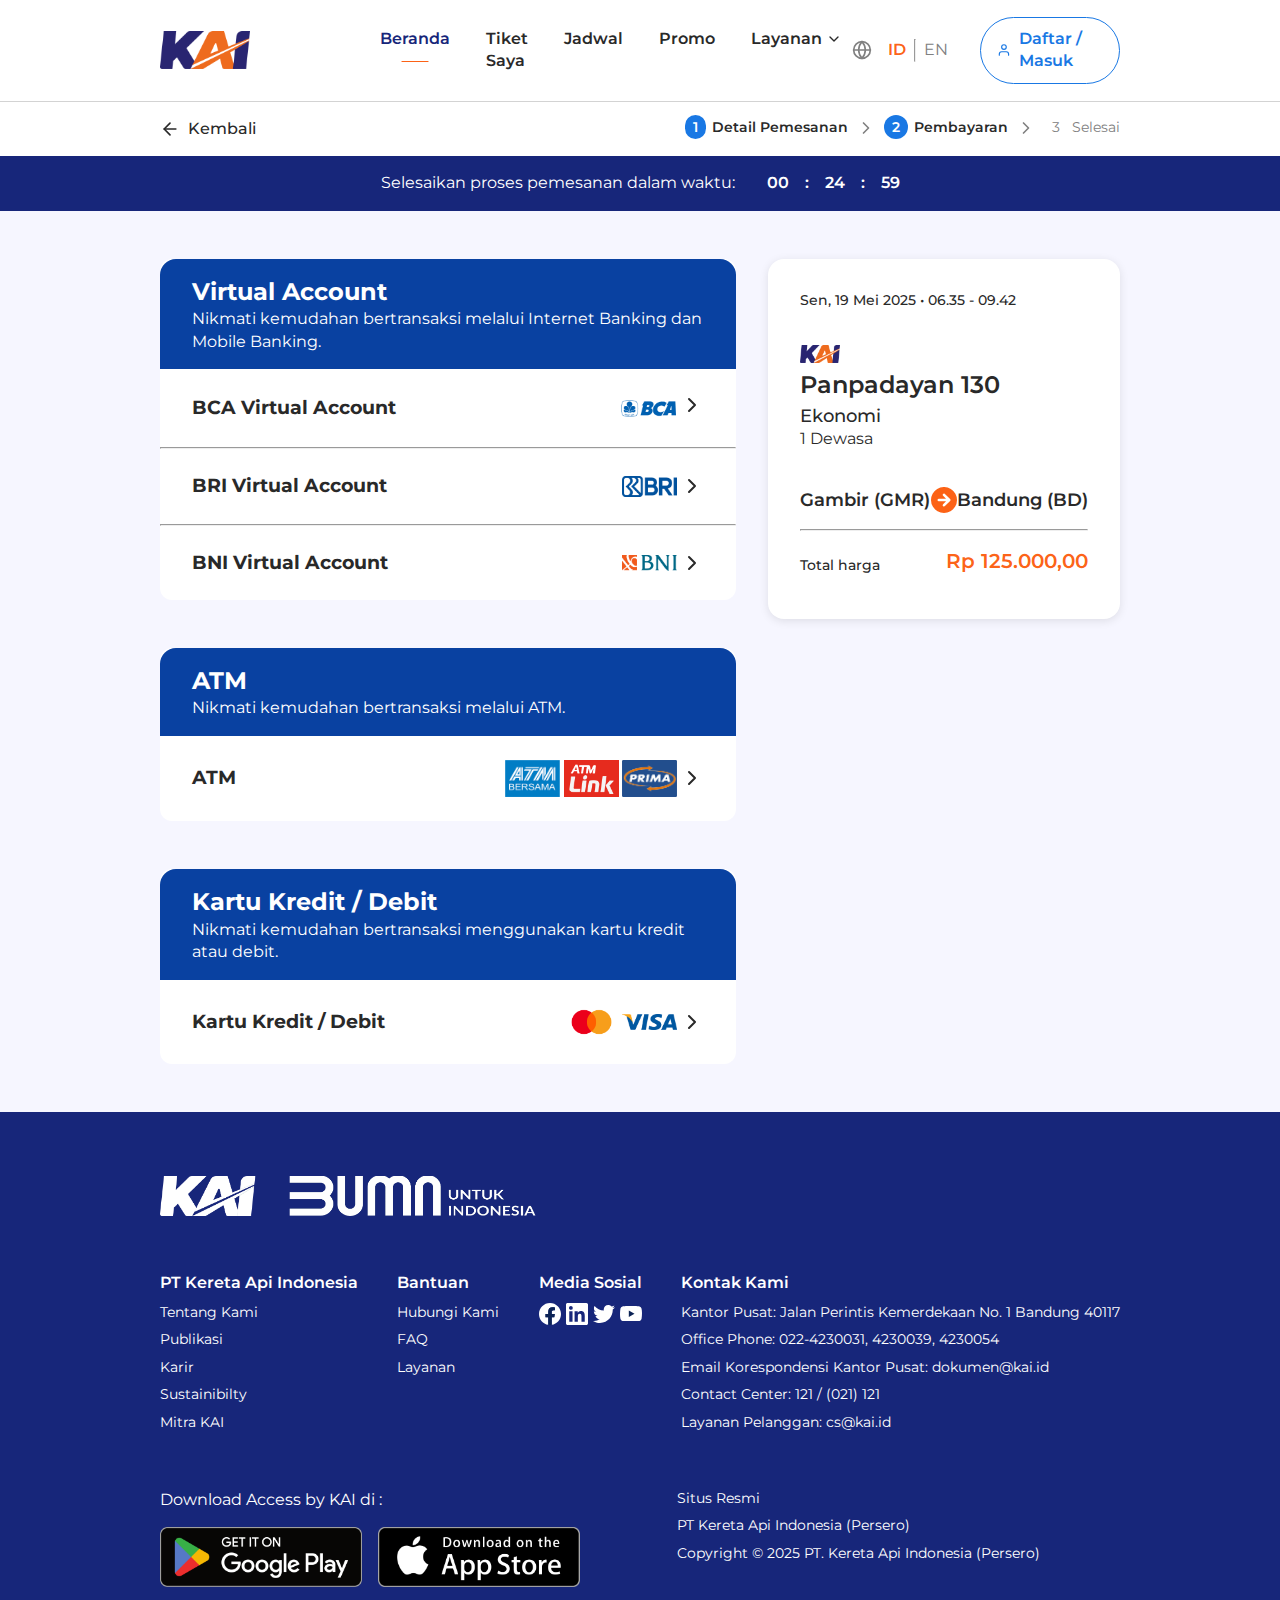
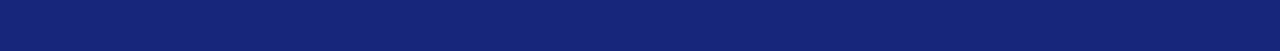
<file: docs/pembayaran-2.html>
<!DOCTYPE html>
<html lang="en">
  <head>
    <meta charset="UTF-8" />
    <meta name="viewport" content="width=device-width, initial-scale=1.0" />
    <title>Pembayaran</title>

    <!-- Montserrat -->
    <link rel="preconnect" href="https://fonts.googleapis.com" />
    <link rel="preconnect" href="https://fonts.gstatic.com" crossorigin />
    <link
      href="https://fonts.googleapis.com/css2?family=Montserrat:ital,wght@0,100..900;1,100..900&display=swap"
      rel="stylesheet"
    />

    <link rel="stylesheet" href="css/style-pembayaran-2.css" />
  </head>

  <body>
    <header>
      <div class="navbar-container">
        <nav>
          <a href="index.html">
            <div class="logo">
              <img src="images/logo KAI.png" alt="Logo KAI" /></div
          ></a>
          <div>
            <ul class="nav-links">
              <li><a href="index.html" class="active">Beranda</a></li>
              <li><a href="tiket-saya.html">Tiket Saya</a></li>
              <li><a href="#">Jadwal</a></li>
              <li><a href="#">Promo</a></li>
              <li>
                <a href="#"
                  >Layanan
                  <svg
                    xmlns="http://www.w3.org/2000/svg"
                    width="16"
                    height="16"
                    viewBox="0 0 24 24"
                    fill="none"
                    stroke="currentColor"
                    stroke-width="2"
                    stroke-linecap="round"
                    stroke-linejoin="round"
                    class="feather feather-chevron-down"
                  >
                    <polyline points="6 9 12 15 18 9"></polyline>
                  </svg>
                </a>
              </li>
            </ul>
          </div>

          <div class="nav-right">
            <div class="language">
              <svg
                xmlns="http://www.w3.org/2000/svg"
                width="20"
                height="20"
                viewBox="0 0 24 24"
                fill="none"
                stroke="gray"
                stroke-width="2"
                stroke-linecap="round"
                stroke-linejoin="round"
                class="feather feather-globe"
              >
                <circle cx="12" cy="12" r="10"></circle>
                <line x1="2" y1="12" x2="22" y2="12"></line>
                <path
                  d="M12 2a15.3 15.3 0 0 1 4 10 15.3 15.3 0 0 1-4 10 15.3 15.3 0 0 1-4-10 15.3 15.3 0 0 1 4-10z"
                ></path>
              </svg>
              <div class="langs">
                <a href="#" class="lang active">ID</a>
                <hr />
                <a href="#" class="lang">EN</a>
              </div>
            </div>

            <div class="cta-button">
              <a href="#" class="login-btn"
                ><svg
                  xmlns="http://www.w3.org/2000/svg"
                  width="20"
                  height="20"
                  viewBox="0 0 24 24"
                  fill="none"
                  stroke="currentColor"
                  stroke-width="2"
                  stroke-linecap="round"
                  stroke-linejoin="round"
                  class="feather feather-user"
                >
                  <path d="M20 21v-2a4 4 0 0 0-4-4H8a4 4 0 0 0-4 4v2"></path>
                  <circle cx="12" cy="7" r="4"></circle>
                </svg>
                Daftar / Masuk</a
              >
            </div>
          </div>
        </nav>
      </div>
    </header>

    <section id="top-information">
      <div class="return">
        <svg
          xmlns="http://www.w3.org/2000/svg"
          width="20"
          height="20"
          viewBox="0 0 24 24"
          fill="none"
          stroke="currentColor"
          stroke-width="2"
          stroke-linecap="round"
          stroke-linejoin="round"
          class="feather feather-arrow-left"
        >
          <line x1="19" y1="12" x2="5" y2="12"></line>
          <polyline points="12 19 5 12 12 5"></polyline>
        </svg>
        <a href="pembayaran-1.html">Kembali</a>
      </div>

      <div class="instructions">
        <p class="done"><span class="number">1</span> Detail Pemesanan</p>
        <svg
          xmlns="http://www.w3.org/2000/svg"
          width="20"
          height="20"
          viewBox="0 0 24 24"
          fill="none"
          stroke="gray"
          stroke-width="2"
          stroke-linecap="round"
          stroke-linejoin="round"
          class="feather feather-chevron-right"
        >
          <polyline points="9 18 15 12 9 6"></polyline>
        </svg>
        <p class="done"><span class="number">2</span> Pembayaran</p>
        <svg
          xmlns="http://www.w3.org/2000/svg"
          width="20"
          height="20"
          viewBox="0 0 24 24"
          fill="none"
          stroke="gray"
          stroke-width="2"
          stroke-linecap="round"
          stroke-linejoin="round"
          class="feather feather-chevron-right"
        >
          <polyline points="9 18 15 12 9 6"></polyline>
        </svg>
        <p><span class="number">3</span> Selesai</p>
      </div>
    </section>

    <section id="timer-box">
      <div class="timer-wrapper">
        <p>Selesaikan proses pemesanan dalam waktu:</p>
        <div class="timer">
          <div class="time-left">
            <p>00</p>
          </div>
          <p>:</p>
          <div class="time-left">
            <p>24</p>
          </div>
          <p>:</p>
          <div class="time-left">
            <p>59</p>
          </div>
        </div>
      </div>
    </section>

    <section id="personal-data">
      <div class="metode-pembayaran">
        <div class="type-of-account">
          <div class="method">
            <h2>Virtual Account</h2>
            <p>
              Nikmati kemudahan bertransaksi melalui Internet Banking dan Mobile
              Banking.
            </p>
          </div>

          <div class="account-type">
            <h3>BCA Virtual Account</h3>
            <div class="payment-name">
              <a href="pembayaran-3.html"
                ><img src="images/logo BCA.png" alt="" />
                <svg
                  xmlns="http://www.w3.org/2000/svg"
                  width="24"
                  height="24"
                  viewBox="0 0 24 24"
                  fill="none"
                  stroke="currentColor"
                  stroke-width="2"
                  stroke-linecap="round"
                  stroke-linejoin="round"
                  class="feather feather-chevron-right"
                >
                  <polyline points="9 18 15 12 9 6"></polyline>
                </svg>
              </a>
            </div>
          </div>
          <hr />
          <div class="account-type">
            <h3>BRI Virtual Account</h3>
            <div class="payment-name">
              <img src="images/logo BRI.png" alt="" />
              <svg
                xmlns="http://www.w3.org/2000/svg"
                width="24"
                height="24"
                viewBox="0 0 24 24"
                fill="none"
                stroke="currentColor"
                stroke-width="2"
                stroke-linecap="round"
                stroke-linejoin="round"
                class="feather feather-chevron-right"
              >
                <polyline points="9 18 15 12 9 6"></polyline>
              </svg>
            </div>
          </div>
          <hr />
          <div class="account-type">
            <h3>BNI Virtual Account</h3>
            <div class="payment-name">
              <img src="images/logo BNI.png" alt="" />
              <svg
                xmlns="http://www.w3.org/2000/svg"
                width="24"
                height="24"
                viewBox="0 0 24 24"
                fill="none"
                stroke="currentColor"
                stroke-width="2"
                stroke-linecap="round"
                stroke-linejoin="round"
                class="feather feather-chevron-right"
              >
                <polyline points="9 18 15 12 9 6"></polyline>
              </svg>
            </div>
          </div>
        </div>

        <div class="type-of-account">
          <div class="method">
            <h2>ATM</h2>
            <p>Nikmati kemudahan bertransaksi melalui ATM.</p>
          </div>

          <div class="account-type">
            <h3>ATM</h3>
            <div class="payment-name">
              <img src="images/Logo ATM Bersama.png" alt="" />
              <img src="images/Logo ATM Link.png" alt="" />
              <img src="images/Logo ATM Prima.png" alt="" />
              <svg
                xmlns="http://www.w3.org/2000/svg"
                width="24"
                height="24"
                viewBox="0 0 24 24"
                fill="none"
                stroke="currentColor"
                stroke-width="2"
                stroke-linecap="round"
                stroke-linejoin="round"
                class="feather feather-chevron-right"
              >
                <polyline points="9 18 15 12 9 6"></polyline>
              </svg>
            </div>
          </div>
        </div>

        <div class="type-of-account">
          <div class="method">
            <h2>Kartu Kredit / Debit</h2>
            <p>
              Nikmati kemudahan bertransaksi menggunakan kartu kredit atau
              debit.
            </p>
          </div>

          <div class="account-type">
            <h3>Kartu Kredit / Debit</h3>
            <div class="payment-name">
              <img src="images/Logo Mastercard.png" alt="" />
              <img src="images/Logo Visa.png" alt="" />
              <svg
                xmlns="http://www.w3.org/2000/svg"
                width="24"
                height="24"
                viewBox="0 0 24 24"
                fill="none"
                stroke="currentColor"
                stroke-width="2"
                stroke-linecap="round"
                stroke-linejoin="round"
                class="feather feather-chevron-right"
              >
                <polyline points="9 18 15 12 9 6"></polyline>
              </svg>
            </div>
          </div>
        </div>
      </div>

      <div class="ticket-info">
        <div class="berangkat">
          <p>Sen, 19 Mei 2025 • 06.35 - 09.42</p>
        </div>

        <div class="info-kereta">
          <img src="images/logo KAI.png" alt="Logo KAI" />
          <p class="nama-kereta">Panpadayan 130 <br /><span>Ekonomi</span></p>
          <p class="penumpang">1 Dewasa</p>
        </div>

        <div class="kota">
          <p>Gambir (GMR)</p>
          <svg
            xmlns="http://www.w3.org/2000/svg"
            width="24"
            height="24"
            viewBox="0 0 24 24"
            fill="currentColor"
            class="icon icon-tabler icons-tabler-filled icon-tabler-circle-arrow-right"
          >
            <path stroke="none" d="M0 0h24v24H0z" fill="none" />
            <path
              d="M12 2l.324 .005a10 10 0 1 1 -.648 0l.324 -.005zm.613 5.21a1 1 0 0 0 -1.32 1.497l2.291 2.293h-5.584l-.117 .007a1 1 0 0 0 .117 1.993h5.584l-2.291 2.293l-.083 .094a1 1 0 0 0 1.497 1.32l4 -4l.073 -.082l.064 -.089l.062 -.113l.044 -.11l.03 -.112l.017 -.126l.003 -.075l-.007 -.118l-.029 -.148l-.035 -.105l-.054 -.113l-.071 -.111a1.008 1.008 0 0 0 -.097 -.112l-4 -4z"
            />
          </svg>
          <p>Bandung (BD)</p>
        </div>
        <hr />
        <div class="total-bayar">
          <p>Total harga</p>
          <p class="harga">Rp 125.000,00</p>
        </div>
      </div>
    </section>

    <section id="footer">
      <div class="footer-logo">
        <img src="images/Logo KAI white.png" alt="" />
        <img src="images/logo BUMN.png" alt="" />
      </div>
      <div class="footer-nav">
        <div class="footer-links">
          <h3 class="footer-links-headline">PT Kereta Api Indonesia</h3>
          <a href="#" class="footer-link">Tentang Kami</a>
          <a href="#" class="footer-link">Publikasi</a>
          <a href="#" class="footer-link">Karir</a>
          <a href="#" class="footer-link">Sustainibilty</a>
          <a href="#" class="footer-link">Mitra KAI</a>
        </div>
        <div class="footer-help">
          <h3 class="footer-links-headline">Bantuan</h3>
          <a href="#" class="footer-link">Hubungi Kami</a>
          <a href="#" class="footer-link">FAQ</a>
          <a href="#" class="footer-link">Layanan</a>
        </div>
        <div class="footer-sosmed">
          <h3 class="footer-links-headline">Media Sosial</h3>
          <div class="sosmed-apps">
            <svg
              xmlns="http://www.w3.org/2000/svg"
              width="256"
              height="256"
              viewBox="0 0 256 256"
            >
              <path
                fill="#fff"
                d="M256 128C256 57.308 198.692 0 128 0S0 57.308 0 128c0 63.888 46.808 116.843 108 126.445V165H75.5v-37H108V99.8c0-32.08 19.11-49.8 48.348-49.8C170.352 50 185 52.5 185 52.5V84h-16.14C152.959 84 148 93.867 148 103.99V128h35.5l-5.675 37H148v89.445c61.192-9.602 108-62.556 108-126.445"
              />
              <path
                fill="#0c2355"
                d="m177.825 165l5.675-37H148v-24.01C148 93.866 152.959 84 168.86 84H185V52.5S170.352 50 156.347 50C127.11 50 108 67.72 108 99.8V128H75.5v37H108v89.445A129 129 0 0 0 128 256a129 129 0 0 0 20-1.555V165z"
              />
            </svg>
            <svg
              xmlns="http://www.w3.org/2000/svg"
              width="256"
              height="256"
              viewBox="0 0 256 256"
            >
              <path
                fill="#fff"
                d="M218.123 218.127h-37.931v-59.403c0-14.165-.253-32.4-19.728-32.4c-19.756 0-22.779 15.434-22.779 31.369v60.43h-37.93V95.967h36.413v16.694h.51a39.91 39.91 0 0 1 35.928-19.733c38.445 0 45.533 25.288 45.533 58.186zM56.955 79.27c-12.157.002-22.014-9.852-22.016-22.009s9.851-22.014 22.008-22.016c12.157-.003 22.014 9.851 22.016 22.008A22.013 22.013 0 0 1 56.955 79.27m18.966 138.858H37.95V95.967h37.97zM237.033.018H18.89C8.58-.098.125 8.161-.001 18.471v219.053c.122 10.315 8.576 18.582 18.89 18.474h218.144c10.336.128 18.823-8.139 18.966-18.474V18.454c-.147-10.33-8.635-18.588-18.966-18.453"
              />
            </svg>
            <svg
              xmlns="http://www.w3.org/2000/svg"
              width="256"
              height="209"
              viewBox="0 0 256 209"
            >
              <path
                fill="#fff"
                d="M256 25.45a105 105 0 0 1-30.166 8.27c10.845-6.5 19.172-16.793 23.093-29.057a105.2 105.2 0 0 1-33.351 12.745C205.995 7.201 192.346.822 177.239.822c-29.006 0-52.523 23.516-52.523 52.52c0 4.117.465 8.125 1.36 11.97c-43.65-2.191-82.35-23.1-108.255-54.876c-4.52 7.757-7.11 16.78-7.11 26.404c0 18.222 9.273 34.297 23.365 43.716a52.3 52.3 0 0 1-23.79-6.57q-.004.33-.003.661c0 25.447 18.104 46.675 42.13 51.5a52.6 52.6 0 0 1-23.718.9c6.683 20.866 26.08 36.05 49.062 36.475c-17.975 14.086-40.622 22.483-65.228 22.483c-4.24 0-8.42-.249-12.529-.734c23.243 14.902 50.85 23.597 80.51 23.597c96.607 0 149.434-80.031 149.434-149.435q0-3.417-.152-6.795A106.8 106.8 0 0 0 256 25.45"
              />
            </svg>
            <svg
              xmlns="http://www.w3.org/2000/svg"
              width="256"
              height="180"
              viewBox="0 0 256 180"
            >
              <path
                fill="#fff"
                d="M250.346 28.075A32.18 32.18 0 0 0 227.69 5.418C207.824 0 127.87 0 127.87 0S47.912.164 28.046 5.582A32.18 32.18 0 0 0 5.39 28.24c-6.009 35.298-8.34 89.084.165 122.97a32.18 32.18 0 0 0 22.656 22.657c19.866 5.418 99.822 5.418 99.822 5.418s79.955 0 99.82-5.418a32.18 32.18 0 0 0 22.657-22.657c6.338-35.348 8.291-89.1-.164-123.134"
              />
              <path
                fill="#0c2355"
                d="m102.421 128.06l66.328-38.418l-66.328-38.418z"
              />
            </svg>
          </div>
        </div>
        <div class="footer-contacts">
          <p class="footer-links-headline">Kontak Kami</p>
          <p class="footer-text">
            Kantor Pusat: Jalan Perintis Kemerdekaan No. 1 Bandung 40117
          </p>
          <p class="footer-text">Office Phone: 022-4230031, 4230039, 4230054</p>
          <p class="footer-text">
            Email Korespondensi Kantor Pusat: dokumen@kai.id
          </p>
          <p class="footer-text">Contact Center: 121 / (021) 121</p>
          <p class="footer-text">Layanan Pelanggan: cs@kai.id</p>
        </div>
      </div>
      <div class="footer-bottom">
        <div class="footer-app">
          <p class="footer-text">Download Access by KAI di :</p>
          <div class="app-logo">
            <img src="images/play-store.png" alt="" />
            <img src="images/app-store.webp" alt="" />
          </div>
        </div>
        <div class="footer-desc">
          <p class="footer-text">Situs Resmi</p>
          <p class="footer-text">PT Kereta Api Indonesia (Persero)</p>
          <p class="footer-text">
            Copyright © 2025 PT. Kereta Api Indonesia (Persero)
          </p>
        </div>
      </div>
    </section>
  </body>
</html>
</file>
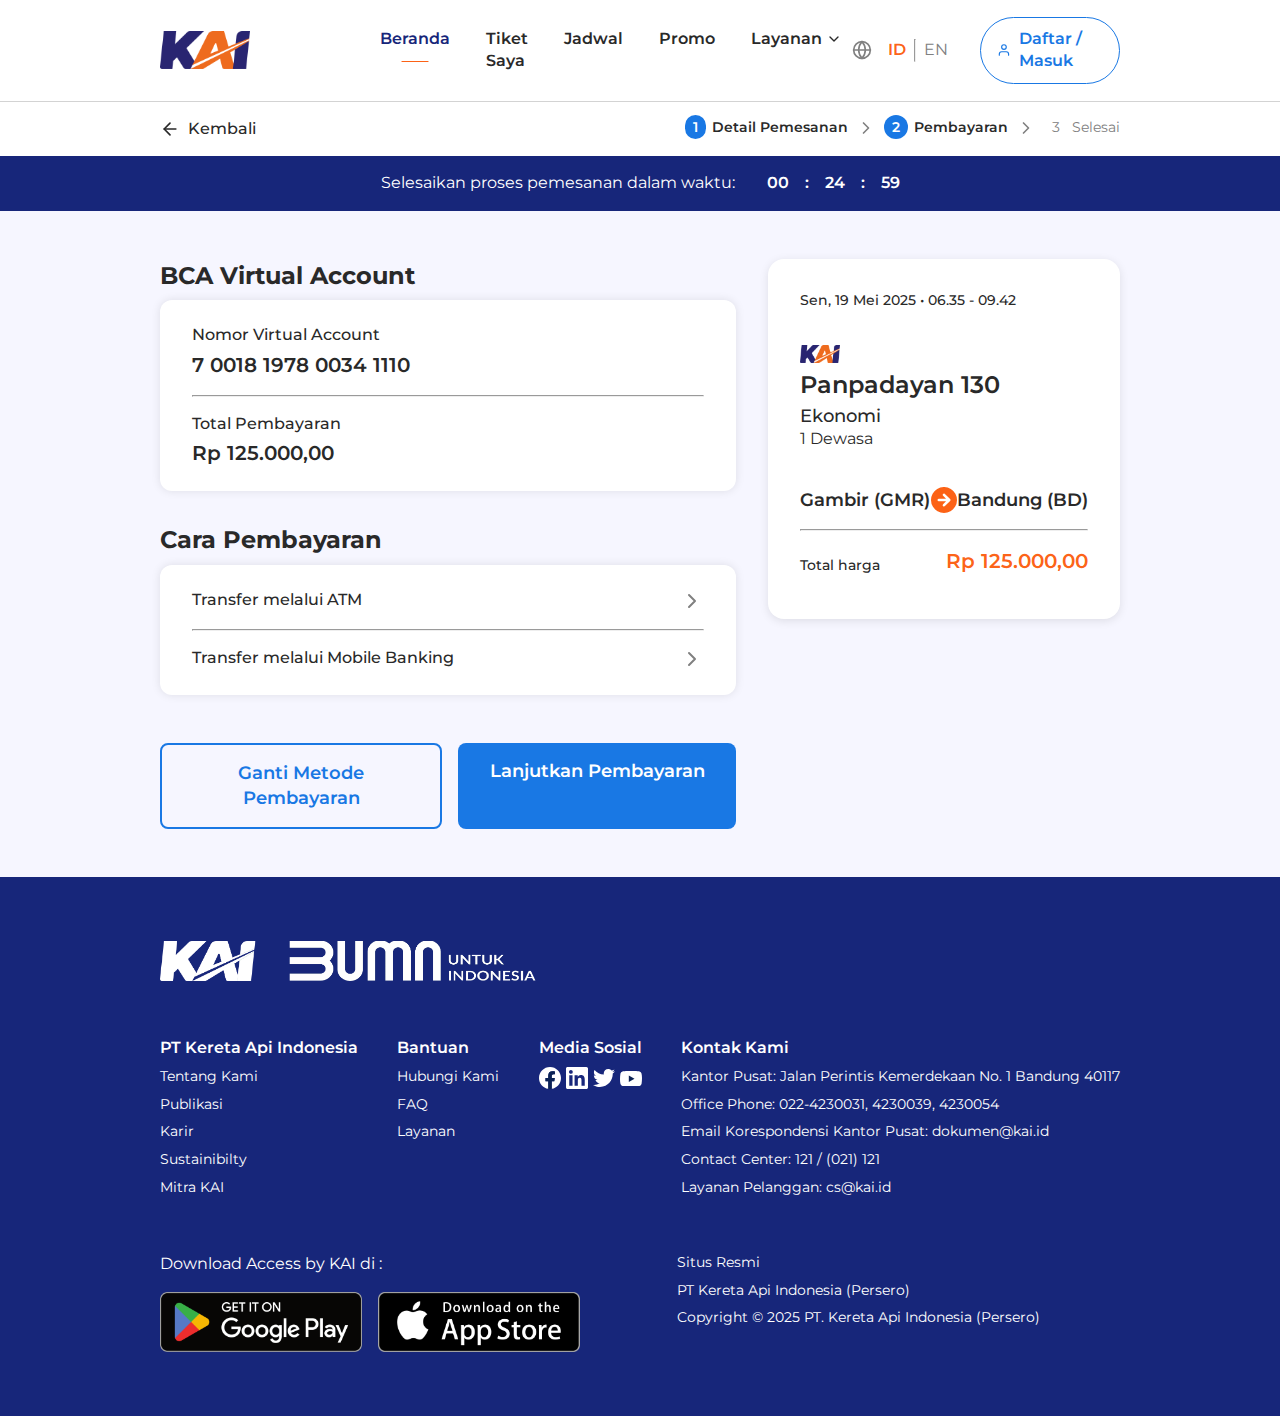
<file: docs/pembayaran-3.html>
<!DOCTYPE html>
<html lang="en">
  <head>
    <meta charset="UTF-8" />
    <meta name="viewport" content="width=device-width, initial-scale=1.0" />
    <title>Pembayaran</title>

    <!-- Montserrat -->
    <link rel="preconnect" href="https://fonts.googleapis.com" />
    <link rel="preconnect" href="https://fonts.gstatic.com" crossorigin />
    <link
      href="https://fonts.googleapis.com/css2?family=Montserrat:ital,wght@0,100..900;1,100..900&display=swap"
      rel="stylesheet"
    />

    <link rel="stylesheet" href="css/style-pembayaran-3.css" />
  </head>

  <body>
    <header>
      <div class="navbar-container">
        <nav>
          <a href="index.html">
            <div class="logo">
              <img src="images/logo KAI.png" alt="Logo KAI" /></div
          ></a>
          <div>
            <ul class="nav-links">
              <li><a href="index.html" class="active">Beranda</a></li>
              <li><a href="tiket-saya.html">Tiket Saya</a></li>
              <li><a href="#">Jadwal</a></li>
              <li><a href="#">Promo</a></li>
              <li>
                <a href="#"
                  >Layanan
                  <svg
                    xmlns="http://www.w3.org/2000/svg"
                    width="16"
                    height="16"
                    viewBox="0 0 24 24"
                    fill="none"
                    stroke="currentColor"
                    stroke-width="2"
                    stroke-linecap="round"
                    stroke-linejoin="round"
                    class="feather feather-chevron-down"
                  >
                    <polyline points="6 9 12 15 18 9"></polyline>
                  </svg>
                </a>
              </li>
            </ul>
          </div>

          <div class="nav-right">
            <div class="language">
              <svg
                xmlns="http://www.w3.org/2000/svg"
                width="20"
                height="20"
                viewBox="0 0 24 24"
                fill="none"
                stroke="gray"
                stroke-width="2"
                stroke-linecap="round"
                stroke-linejoin="round"
                class="feather feather-globe"
              >
                <circle cx="12" cy="12" r="10"></circle>
                <line x1="2" y1="12" x2="22" y2="12"></line>
                <path
                  d="M12 2a15.3 15.3 0 0 1 4 10 15.3 15.3 0 0 1-4 10 15.3 15.3 0 0 1-4-10 15.3 15.3 0 0 1 4-10z"
                ></path>
              </svg>
              <div class="langs">
                <a href="#" class="lang active">ID</a>
                <hr />
                <a href="#" class="lang">EN</a>
              </div>
            </div>

            <div class="cta-button">
              <a href="#" class="login-btn"
                ><svg
                  xmlns="http://www.w3.org/2000/svg"
                  width="20"
                  height="20"
                  viewBox="0 0 24 24"
                  fill="none"
                  stroke="currentColor"
                  stroke-width="2"
                  stroke-linecap="round"
                  stroke-linejoin="round"
                  class="feather feather-user"
                >
                  <path d="M20 21v-2a4 4 0 0 0-4-4H8a4 4 0 0 0-4 4v2"></path>
                  <circle cx="12" cy="7" r="4"></circle>
                </svg>
                Daftar / Masuk</a
              >
            </div>
          </div>
        </nav>
      </div>
    </header>

    <section id="top-information">
      <div class="return">
        <svg
          xmlns="http://www.w3.org/2000/svg"
          width="20"
          height="20"
          viewBox="0 0 24 24"
          fill="none"
          stroke="currentColor"
          stroke-width="2"
          stroke-linecap="round"
          stroke-linejoin="round"
          class="feather feather-arrow-left"
        >
          <line x1="19" y1="12" x2="5" y2="12"></line>
          <polyline points="12 19 5 12 12 5"></polyline>
        </svg>
        <a href="pembayaran-2.html">Kembali</a>
      </div>

      <div class="instructions">
        <p class="done"><span class="number">1</span> Detail Pemesanan</p>
        <svg
          xmlns="http://www.w3.org/2000/svg"
          width="20"
          height="20"
          viewBox="0 0 24 24"
          fill="none"
          stroke="gray"
          stroke-width="2"
          stroke-linecap="round"
          stroke-linejoin="round"
          class="feather feather-chevron-right"
        >
          <polyline points="9 18 15 12 9 6"></polyline>
        </svg>
        <p class="done"><span class="number">2</span> Pembayaran</p>
        <svg
          xmlns="http://www.w3.org/2000/svg"
          width="20"
          height="20"
          viewBox="0 0 24 24"
          fill="none"
          stroke="gray"
          stroke-width="2"
          stroke-linecap="round"
          stroke-linejoin="round"
          class="feather feather-chevron-right"
        >
          <polyline points="9 18 15 12 9 6"></polyline>
        </svg>
        <p><span class="number">3</span> Selesai</p>
      </div>
    </section>

    <section id="timer-box">
      <div class="timer-wrapper">
        <p>Selesaikan proses pemesanan dalam waktu:</p>
        <div class="timer">
          <div class="time-left">
            <p>00</p>
          </div>
          <p>:</p>
          <div class="time-left">
            <p>24</p>
          </div>
          <p>:</p>
          <div class="time-left">
            <p>59</p>
          </div>
        </div>
      </div>
    </section>

    <section id="personal-data">
      <div class="purchase">
        <div class="purchase-info">
          <h2>BCA Virtual Account</h2>
          <div class="info-container">
            <div class="info-1">
              <p>Nomor Virtual Account</p>
              <h3>7 0018 1978 0034 1110</h3>
            </div>
            <hr />
            <div class="info-1">
              <p>Total Pembayaran</p>
              <h3>Rp 125.000,00</h3>
            </div>
          </div>
        </div>

        <div class="purchase-info">
          <h2>Cara Pembayaran</h2>
          <div class="info-container">
            <div class="info-2">
              <p>Transfer melalui ATM</p>
              <svg
                xmlns="http://www.w3.org/2000/svg"
                width="24"
                height="24"
                viewBox="0 0 24 24"
                fill="none"
                stroke="gray"
                stroke-width="2"
                stroke-linecap="round"
                stroke-linejoin="round"
                class="feather feather-chevron-right"
              >
                <polyline points="9 18 15 12 9 6"></polyline>
              </svg>
            </div>
            <hr />
            <div class="info-2">
              <p>Transfer melalui Mobile Banking</p>
              <svg
                xmlns="http://www.w3.org/2000/svg"
                width="24"
                height="24"
                viewBox="0 0 24 24"
                fill="none"
                stroke="gray"
                stroke-width="2"
                stroke-linecap="round"
                stroke-linejoin="round"
                class="feather feather-chevron-right"
              >
                <polyline points="9 18 15 12 9 6"></polyline>
              </svg>
            </div>
          </div>
        </div>

        <div class="buttons">
          <a href="pembayaran-2.html" class="prev">Ganti Metode Pembayaran</a>
          <a href="pembayaran-4.html" class="next">Lanjutkan Pembayaran</a>
        </div>
      </div>

      <div class="ticket-info">
        <div class="berangkat">
          <p>Sen, 19 Mei 2025 • 06.35 - 09.42</p>
        </div>

        <div class="info-kereta">
          <img src="images/logo KAI.png" alt="Logo KAI" />
          <p class="nama-kereta">Panpadayan 130 <br /><span>Ekonomi</span></p>
          <p class="penumpang">1 Dewasa</p>
        </div>

        <div class="kota">
          <p>Gambir (GMR)</p>
          <svg
            xmlns="http://www.w3.org/2000/svg"
            width="24"
            height="24"
            viewBox="0 0 24 24"
            fill="currentColor"
            class="icon icon-tabler icons-tabler-filled icon-tabler-circle-arrow-right"
          >
            <path stroke="none" d="M0 0h24v24H0z" fill="none" />
            <path
              d="M12 2l.324 .005a10 10 0 1 1 -.648 0l.324 -.005zm.613 5.21a1 1 0 0 0 -1.32 1.497l2.291 2.293h-5.584l-.117 .007a1 1 0 0 0 .117 1.993h5.584l-2.291 2.293l-.083 .094a1 1 0 0 0 1.497 1.32l4 -4l.073 -.082l.064 -.089l.062 -.113l.044 -.11l.03 -.112l.017 -.126l.003 -.075l-.007 -.118l-.029 -.148l-.035 -.105l-.054 -.113l-.071 -.111a1.008 1.008 0 0 0 -.097 -.112l-4 -4z"
            />
          </svg>
          <p>Bandung (BD)</p>
        </div>
        <hr />
        <div class="total-bayar">
          <p>Total harga</p>
          <p class="harga">Rp 125.000,00</p>
        </div>
      </div>
    </section>

    <section id="footer">
      <div class="footer-logo">
        <img src="images/Logo KAI white.png" alt="" />
        <img src="images/logo BUMN.png" alt="" />
      </div>
      <div class="footer-nav">
        <div class="footer-links">
          <h3 class="footer-links-headline">PT Kereta Api Indonesia</h3>
          <a href="#" class="footer-link">Tentang Kami</a>
          <a href="#" class="footer-link">Publikasi</a>
          <a href="#" class="footer-link">Karir</a>
          <a href="#" class="footer-link">Sustainibilty</a>
          <a href="#" class="footer-link">Mitra KAI</a>
        </div>
        <div class="footer-help">
          <h3 class="footer-links-headline">Bantuan</h3>
          <a href="#" class="footer-link">Hubungi Kami</a>
          <a href="#" class="footer-link">FAQ</a>
          <a href="#" class="footer-link">Layanan</a>
        </div>
        <div class="footer-sosmed">
          <h3 class="footer-links-headline">Media Sosial</h3>
          <div class="sosmed-apps">
            <svg
              xmlns="http://www.w3.org/2000/svg"
              width="256"
              height="256"
              viewBox="0 0 256 256"
            >
              <path
                fill="#fff"
                d="M256 128C256 57.308 198.692 0 128 0S0 57.308 0 128c0 63.888 46.808 116.843 108 126.445V165H75.5v-37H108V99.8c0-32.08 19.11-49.8 48.348-49.8C170.352 50 185 52.5 185 52.5V84h-16.14C152.959 84 148 93.867 148 103.99V128h35.5l-5.675 37H148v89.445c61.192-9.602 108-62.556 108-126.445"
              />
              <path
                fill="#0c2355"
                d="m177.825 165l5.675-37H148v-24.01C148 93.866 152.959 84 168.86 84H185V52.5S170.352 50 156.347 50C127.11 50 108 67.72 108 99.8V128H75.5v37H108v89.445A129 129 0 0 0 128 256a129 129 0 0 0 20-1.555V165z"
              />
            </svg>
            <svg
              xmlns="http://www.w3.org/2000/svg"
              width="256"
              height="256"
              viewBox="0 0 256 256"
            >
              <path
                fill="#fff"
                d="M218.123 218.127h-37.931v-59.403c0-14.165-.253-32.4-19.728-32.4c-19.756 0-22.779 15.434-22.779 31.369v60.43h-37.93V95.967h36.413v16.694h.51a39.91 39.91 0 0 1 35.928-19.733c38.445 0 45.533 25.288 45.533 58.186zM56.955 79.27c-12.157.002-22.014-9.852-22.016-22.009s9.851-22.014 22.008-22.016c12.157-.003 22.014 9.851 22.016 22.008A22.013 22.013 0 0 1 56.955 79.27m18.966 138.858H37.95V95.967h37.97zM237.033.018H18.89C8.58-.098.125 8.161-.001 18.471v219.053c.122 10.315 8.576 18.582 18.89 18.474h218.144c10.336.128 18.823-8.139 18.966-18.474V18.454c-.147-10.33-8.635-18.588-18.966-18.453"
              />
            </svg>
            <svg
              xmlns="http://www.w3.org/2000/svg"
              width="256"
              height="209"
              viewBox="0 0 256 209"
            >
              <path
                fill="#fff"
                d="M256 25.45a105 105 0 0 1-30.166 8.27c10.845-6.5 19.172-16.793 23.093-29.057a105.2 105.2 0 0 1-33.351 12.745C205.995 7.201 192.346.822 177.239.822c-29.006 0-52.523 23.516-52.523 52.52c0 4.117.465 8.125 1.36 11.97c-43.65-2.191-82.35-23.1-108.255-54.876c-4.52 7.757-7.11 16.78-7.11 26.404c0 18.222 9.273 34.297 23.365 43.716a52.3 52.3 0 0 1-23.79-6.57q-.004.33-.003.661c0 25.447 18.104 46.675 42.13 51.5a52.6 52.6 0 0 1-23.718.9c6.683 20.866 26.08 36.05 49.062 36.475c-17.975 14.086-40.622 22.483-65.228 22.483c-4.24 0-8.42-.249-12.529-.734c23.243 14.902 50.85 23.597 80.51 23.597c96.607 0 149.434-80.031 149.434-149.435q0-3.417-.152-6.795A106.8 106.8 0 0 0 256 25.45"
              />
            </svg>
            <svg
              xmlns="http://www.w3.org/2000/svg"
              width="256"
              height="180"
              viewBox="0 0 256 180"
            >
              <path
                fill="#fff"
                d="M250.346 28.075A32.18 32.18 0 0 0 227.69 5.418C207.824 0 127.87 0 127.87 0S47.912.164 28.046 5.582A32.18 32.18 0 0 0 5.39 28.24c-6.009 35.298-8.34 89.084.165 122.97a32.18 32.18 0 0 0 22.656 22.657c19.866 5.418 99.822 5.418 99.822 5.418s79.955 0 99.82-5.418a32.18 32.18 0 0 0 22.657-22.657c6.338-35.348 8.291-89.1-.164-123.134"
              />
              <path
                fill="#0c2355"
                d="m102.421 128.06l66.328-38.418l-66.328-38.418z"
              />
            </svg>
          </div>
        </div>
        <div class="footer-contacts">
          <p class="footer-links-headline">Kontak Kami</p>
          <p class="footer-text">
            Kantor Pusat: Jalan Perintis Kemerdekaan No. 1 Bandung 40117
          </p>
          <p class="footer-text">Office Phone: 022-4230031, 4230039, 4230054</p>
          <p class="footer-text">
            Email Korespondensi Kantor Pusat: dokumen@kai.id
          </p>
          <p class="footer-text">Contact Center: 121 / (021) 121</p>
          <p class="footer-text">Layanan Pelanggan: cs@kai.id</p>
        </div>
      </div>
      <div class="footer-bottom">
        <div class="footer-app">
          <p class="footer-text">Download Access by KAI di :</p>
          <div class="app-logo">
            <img src="images/play-store.png" alt="" />
            <img src="images/app-store.webp" alt="" />
          </div>
        </div>
        <div class="footer-desc">
          <p class="footer-text">Situs Resmi</p>
          <p class="footer-text">PT Kereta Api Indonesia (Persero)</p>
          <p class="footer-text">
            Copyright © 2025 PT. Kereta Api Indonesia (Persero)
          </p>
        </div>
      </div>
    </section>
  </body>
</html>
</file>
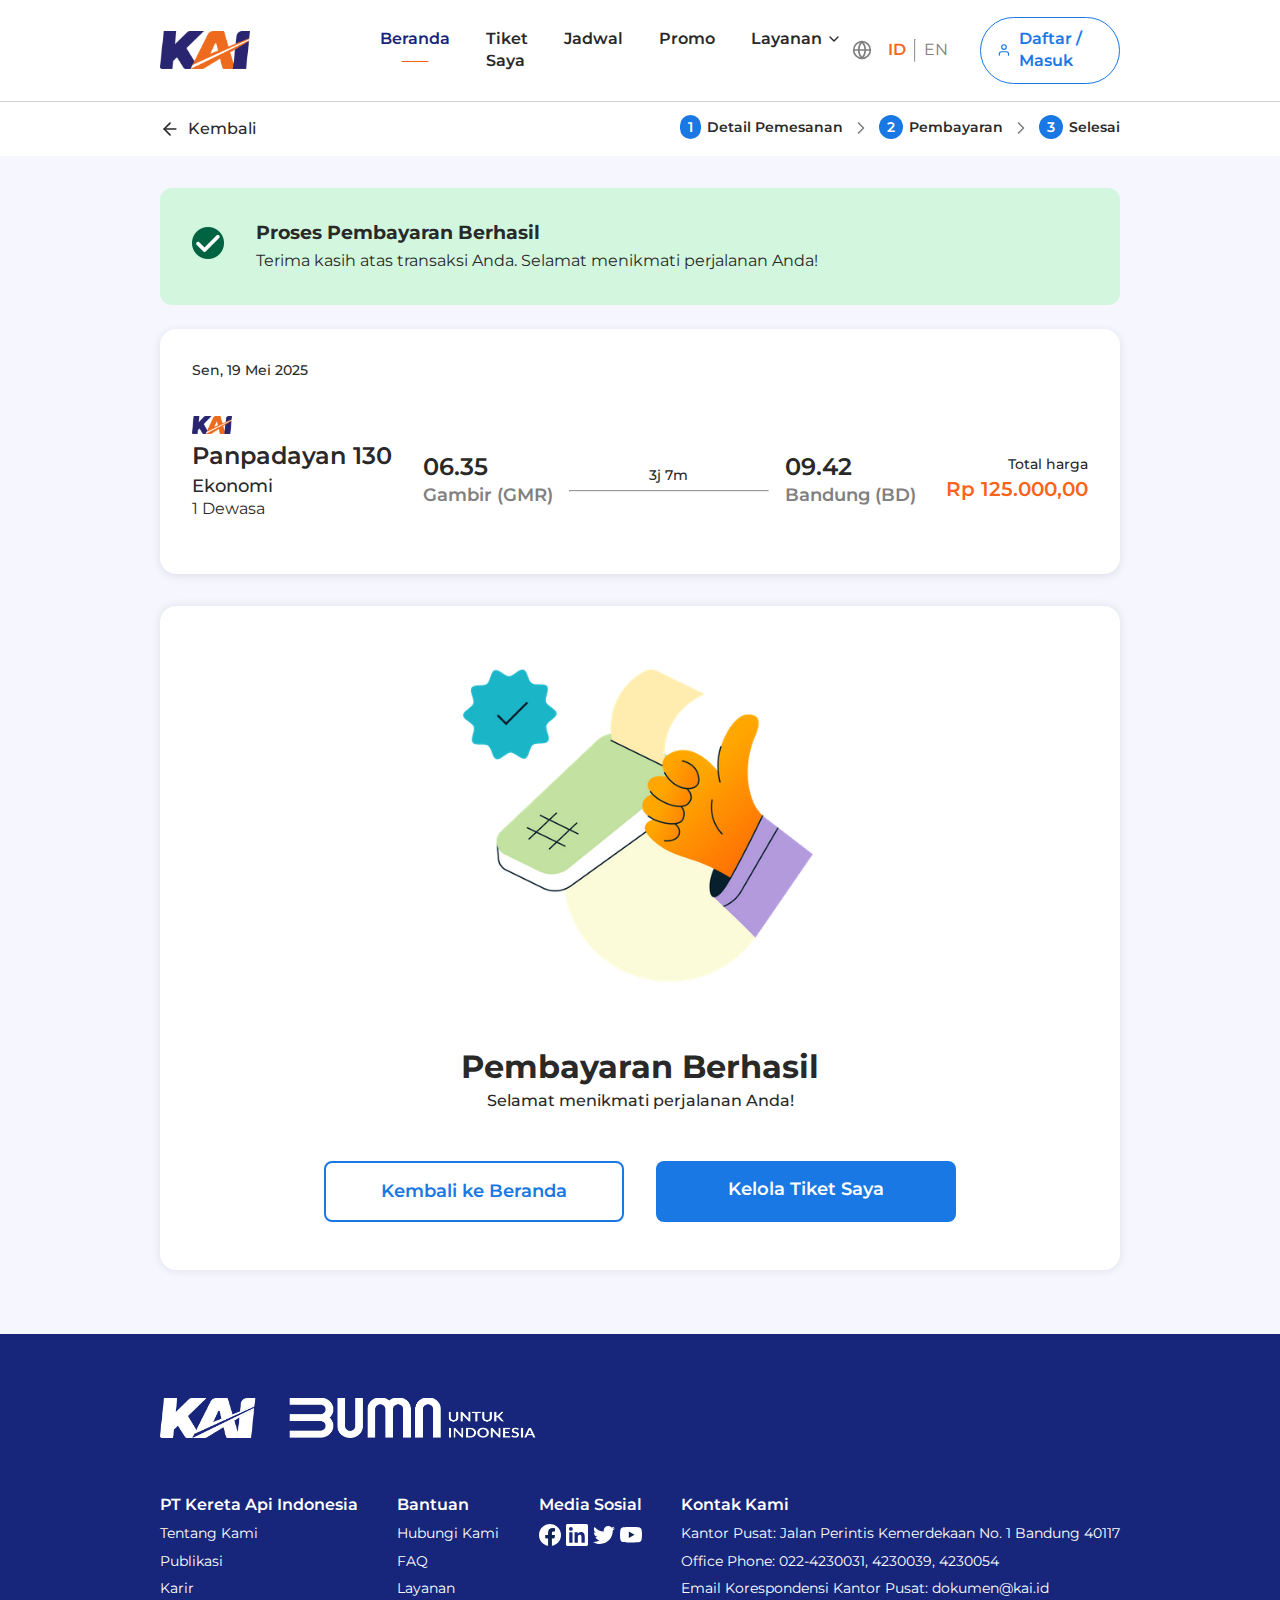
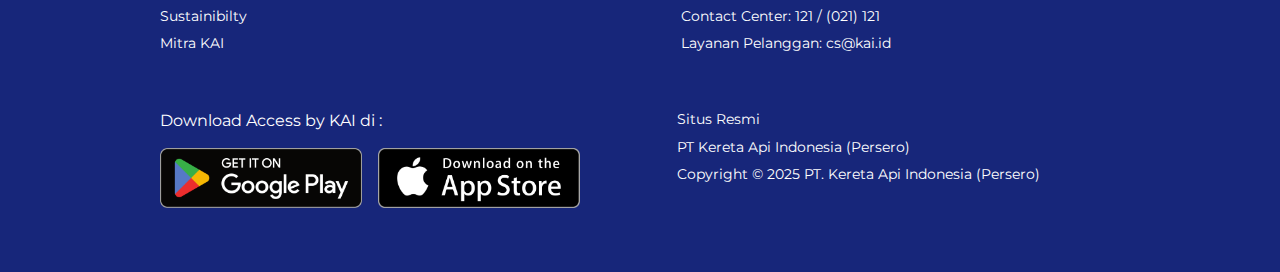
<file: docs/pembayaran-4.html>
<!DOCTYPE html>
<html lang="en">
  <head>
    <meta charset="UTF-8" />
    <meta name="viewport" content="width=device-width, initial-scale=1.0" />
    <title>Pembayaran</title>

    <!-- Montserrat -->
    <link rel="preconnect" href="https://fonts.googleapis.com" />
    <link rel="preconnect" href="https://fonts.gstatic.com" crossorigin />
    <link
      href="https://fonts.googleapis.com/css2?family=Montserrat:ital,wght@0,100..900;1,100..900&display=swap"
      rel="stylesheet"
    />

    <link rel="stylesheet" href="css/style-pembayaran-4.css" />
  </head>

  <body>
    <header>
      <div class="navbar-container">
        <nav>
          <div class="logo">
            <a href="index.html">
              <img src="images/logo KAI.png" alt="Logo KAI"
            /></a>
          </div>
          <div>
            <ul class="nav-links">
              <li><a href="index.html" class="active">Beranda</a></li>
              <li><a href="tiket-saya.html">Tiket Saya</a></li>
              <li><a href="#">Jadwal</a></li>
              <li><a href="#">Promo</a></li>
              <li>
                <a href="#"
                  >Layanan
                  <svg
                    xmlns="http://www.w3.org/2000/svg"
                    width="16"
                    height="16"
                    viewBox="0 0 24 24"
                    fill="none"
                    stroke="currentColor"
                    stroke-width="2"
                    stroke-linecap="round"
                    stroke-linejoin="round"
                    class="feather feather-chevron-down"
                  >
                    <polyline points="6 9 12 15 18 9"></polyline>
                  </svg>
                </a>
              </li>
            </ul>
          </div>

          <div class="nav-right">
            <div class="language">
              <svg
                xmlns="http://www.w3.org/2000/svg"
                width="20"
                height="20"
                viewBox="0 0 24 24"
                fill="none"
                stroke="gray"
                stroke-width="2"
                stroke-linecap="round"
                stroke-linejoin="round"
                class="feather feather-globe"
              >
                <circle cx="12" cy="12" r="10"></circle>
                <line x1="2" y1="12" x2="22" y2="12"></line>
                <path
                  d="M12 2a15.3 15.3 0 0 1 4 10 15.3 15.3 0 0 1-4 10 15.3 15.3 0 0 1-4-10 15.3 15.3 0 0 1 4-10z"
                ></path>
              </svg>
              <div class="langs">
                <a href="#" class="lang active">ID</a>
                <hr />
                <a href="#" class="lang">EN</a>
              </div>
            </div>

            <div class="cta-button">
              <a href="#" class="login-btn"
                ><svg
                  xmlns="http://www.w3.org/2000/svg"
                  width="20"
                  height="20"
                  viewBox="0 0 24 24"
                  fill="none"
                  stroke="currentColor"
                  stroke-width="2"
                  stroke-linecap="round"
                  stroke-linejoin="round"
                  class="feather feather-user"
                >
                  <path d="M20 21v-2a4 4 0 0 0-4-4H8a4 4 0 0 0-4 4v2"></path>
                  <circle cx="12" cy="7" r="4"></circle>
                </svg>
                Daftar / Masuk</a
              >
            </div>
          </div>
        </nav>
      </div>
    </header>

    <section id="top-information">
      <div class="return">
        <svg
          xmlns="http://www.w3.org/2000/svg"
          width="20"
          height="20"
          viewBox="0 0 24 24"
          fill="none"
          stroke="currentColor"
          stroke-width="2"
          stroke-linecap="round"
          stroke-linejoin="round"
          class="feather feather-arrow-left"
        >
          <line x1="19" y1="12" x2="5" y2="12"></line>
          <polyline points="12 19 5 12 12 5"></polyline>
        </svg>
        <a href="beranda.html">Kembali</a>
      </div>

      <div class="instructions">
        <p class="done"><span class="number">1</span> Detail Pemesanan</p>
        <svg
          xmlns="http://www.w3.org/2000/svg"
          width="20"
          height="20"
          viewBox="0 0 24 24"
          fill="none"
          stroke="gray"
          stroke-width="2"
          stroke-linecap="round"
          stroke-linejoin="round"
          class="feather feather-chevron-right"
        >
          <polyline points="9 18 15 12 9 6"></polyline>
        </svg>
        <p class="done"><span class="number">2</span> Pembayaran</p>
        <svg
          xmlns="http://www.w3.org/2000/svg"
          width="20"
          height="20"
          viewBox="0 0 24 24"
          fill="none"
          stroke="gray"
          stroke-width="2"
          stroke-linecap="round"
          stroke-linejoin="round"
          class="feather feather-chevron-right"
        >
          <polyline points="9 18 15 12 9 6"></polyline>
        </svg>
        <p class="done"><span class="number">3</span> Selesai</p>
      </div>
    </section>

    <section id="success-box">
      <div class="success-box-content">
        <div class="image">
          <img src="images/green-tick.webp" alt="" />
        </div>
        <div class="text">
          <h3>Proses Pembayaran Berhasil</h3>
          <p>
            Terima kasih atas transaksi Anda. Selamat menikmati perjalanan Anda!
          </p>
        </div>
      </div>
    </section>

    <section id="personal-data">
      <div class="confirm-container">
        <div class="ticket-info">
          <div class="berangkat">
            <p>Sen, 19 Mei 2025</p>
          </div>

          <div class="overall-info">
            <div class="info-kereta">
              <img src="images/logo KAI.png" alt="Logo KAI" />
              <p class="nama-kereta">
                Panpadayan 130 <br /><span>Ekonomi</span>
              </p>
              <p class="penumpang">1 Dewasa</p>
            </div>

            <div class="kota">
              <div class="time-info">
                <p class="time">06.35</p>
                <p>Gambir (GMR)</p>
              </div>

              <div class="divider">
                <p>3j 7m</p>
                <hr />
              </div>

              <div class="time-info">
                <p class="time">09.42</p>
                <p>Bandung (BD)</p>
              </div>
            </div>
            <div class="total-bayar">
              <p>Total harga</p>
              <p class="harga">Rp 125.000,00</p>
            </div>
          </div>
        </div>

        <div class="check">
          <img src="images/success.webp" alt="" />
          <h1>Pembayaran Berhasil</h1>
          <p>Selamat menikmati perjalanan Anda!</p>

          <div class="buttons">
            <a href="beranda.html" class="back">Kembali ke Beranda</a>
            <a href="tiket-saya.html" class="forward">Kelola Tiket Saya</a>
          </div>
        </div>
      </div>
    </section>

    <section id="footer">
      <div class="footer-logo">
        <img src="images/Logo KAI white.png" alt="" />
        <img src="images/logo BUMN.png" alt="" />
      </div>
      <div class="footer-nav">
        <div class="footer-links">
          <h3 class="footer-links-headline">PT Kereta Api Indonesia</h3>
          <a href="#" class="footer-link">Tentang Kami</a>
          <a href="#" class="footer-link">Publikasi</a>
          <a href="#" class="footer-link">Karir</a>
          <a href="#" class="footer-link">Sustainibilty</a>
          <a href="#" class="footer-link">Mitra KAI</a>
        </div>
        <div class="footer-help">
          <h3 class="footer-links-headline">Bantuan</h3>
          <a href="#" class="footer-link">Hubungi Kami</a>
          <a href="#" class="footer-link">FAQ</a>
          <a href="#" class="footer-link">Layanan</a>
        </div>
        <div class="footer-sosmed">
          <h3 class="footer-links-headline">Media Sosial</h3>
          <div class="sosmed-apps">
            <svg
              xmlns="http://www.w3.org/2000/svg"
              width="256"
              height="256"
              viewBox="0 0 256 256"
            >
              <path
                fill="#fff"
                d="M256 128C256 57.308 198.692 0 128 0S0 57.308 0 128c0 63.888 46.808 116.843 108 126.445V165H75.5v-37H108V99.8c0-32.08 19.11-49.8 48.348-49.8C170.352 50 185 52.5 185 52.5V84h-16.14C152.959 84 148 93.867 148 103.99V128h35.5l-5.675 37H148v89.445c61.192-9.602 108-62.556 108-126.445"
              />
              <path
                fill="#0c2355"
                d="m177.825 165l5.675-37H148v-24.01C148 93.866 152.959 84 168.86 84H185V52.5S170.352 50 156.347 50C127.11 50 108 67.72 108 99.8V128H75.5v37H108v89.445A129 129 0 0 0 128 256a129 129 0 0 0 20-1.555V165z"
              />
            </svg>
            <svg
              xmlns="http://www.w3.org/2000/svg"
              width="256"
              height="256"
              viewBox="0 0 256 256"
            >
              <path
                fill="#fff"
                d="M218.123 218.127h-37.931v-59.403c0-14.165-.253-32.4-19.728-32.4c-19.756 0-22.779 15.434-22.779 31.369v60.43h-37.93V95.967h36.413v16.694h.51a39.91 39.91 0 0 1 35.928-19.733c38.445 0 45.533 25.288 45.533 58.186zM56.955 79.27c-12.157.002-22.014-9.852-22.016-22.009s9.851-22.014 22.008-22.016c12.157-.003 22.014 9.851 22.016 22.008A22.013 22.013 0 0 1 56.955 79.27m18.966 138.858H37.95V95.967h37.97zM237.033.018H18.89C8.58-.098.125 8.161-.001 18.471v219.053c.122 10.315 8.576 18.582 18.89 18.474h218.144c10.336.128 18.823-8.139 18.966-18.474V18.454c-.147-10.33-8.635-18.588-18.966-18.453"
              />
            </svg>
            <svg
              xmlns="http://www.w3.org/2000/svg"
              width="256"
              height="209"
              viewBox="0 0 256 209"
            >
              <path
                fill="#fff"
                d="M256 25.45a105 105 0 0 1-30.166 8.27c10.845-6.5 19.172-16.793 23.093-29.057a105.2 105.2 0 0 1-33.351 12.745C205.995 7.201 192.346.822 177.239.822c-29.006 0-52.523 23.516-52.523 52.52c0 4.117.465 8.125 1.36 11.97c-43.65-2.191-82.35-23.1-108.255-54.876c-4.52 7.757-7.11 16.78-7.11 26.404c0 18.222 9.273 34.297 23.365 43.716a52.3 52.3 0 0 1-23.79-6.57q-.004.33-.003.661c0 25.447 18.104 46.675 42.13 51.5a52.6 52.6 0 0 1-23.718.9c6.683 20.866 26.08 36.05 49.062 36.475c-17.975 14.086-40.622 22.483-65.228 22.483c-4.24 0-8.42-.249-12.529-.734c23.243 14.902 50.85 23.597 80.51 23.597c96.607 0 149.434-80.031 149.434-149.435q0-3.417-.152-6.795A106.8 106.8 0 0 0 256 25.45"
              />
            </svg>
            <svg
              xmlns="http://www.w3.org/2000/svg"
              width="256"
              height="180"
              viewBox="0 0 256 180"
            >
              <path
                fill="#fff"
                d="M250.346 28.075A32.18 32.18 0 0 0 227.69 5.418C207.824 0 127.87 0 127.87 0S47.912.164 28.046 5.582A32.18 32.18 0 0 0 5.39 28.24c-6.009 35.298-8.34 89.084.165 122.97a32.18 32.18 0 0 0 22.656 22.657c19.866 5.418 99.822 5.418 99.822 5.418s79.955 0 99.82-5.418a32.18 32.18 0 0 0 22.657-22.657c6.338-35.348 8.291-89.1-.164-123.134"
              />
              <path
                fill="#0c2355"
                d="m102.421 128.06l66.328-38.418l-66.328-38.418z"
              />
            </svg>
          </div>
        </div>
        <div class="footer-contacts">
          <p class="footer-links-headline">Kontak Kami</p>
          <p class="footer-text">
            Kantor Pusat: Jalan Perintis Kemerdekaan No. 1 Bandung 40117
          </p>
          <p class="footer-text">Office Phone: 022-4230031, 4230039, 4230054</p>
          <p class="footer-text">
            Email Korespondensi Kantor Pusat: dokumen@kai.id
          </p>
          <p class="footer-text">Contact Center: 121 / (021) 121</p>
          <p class="footer-text">Layanan Pelanggan: cs@kai.id</p>
        </div>
      </div>
      <div class="footer-bottom">
        <div class="footer-app">
          <p class="footer-text">Download Access by KAI di :</p>
          <div class="app-logo">
            <img src="images/play-store.png" alt="" />
            <img src="images/app-store.webp" alt="" />
          </div>
        </div>
        <div class="footer-desc">
          <p class="footer-text">Situs Resmi</p>
          <p class="footer-text">PT Kereta Api Indonesia (Persero)</p>
          <p class="footer-text">
            Copyright © 2025 PT. Kereta Api Indonesia (Persero)
          </p>
        </div>
      </div>
    </section>
  </body>
</html>
</file>
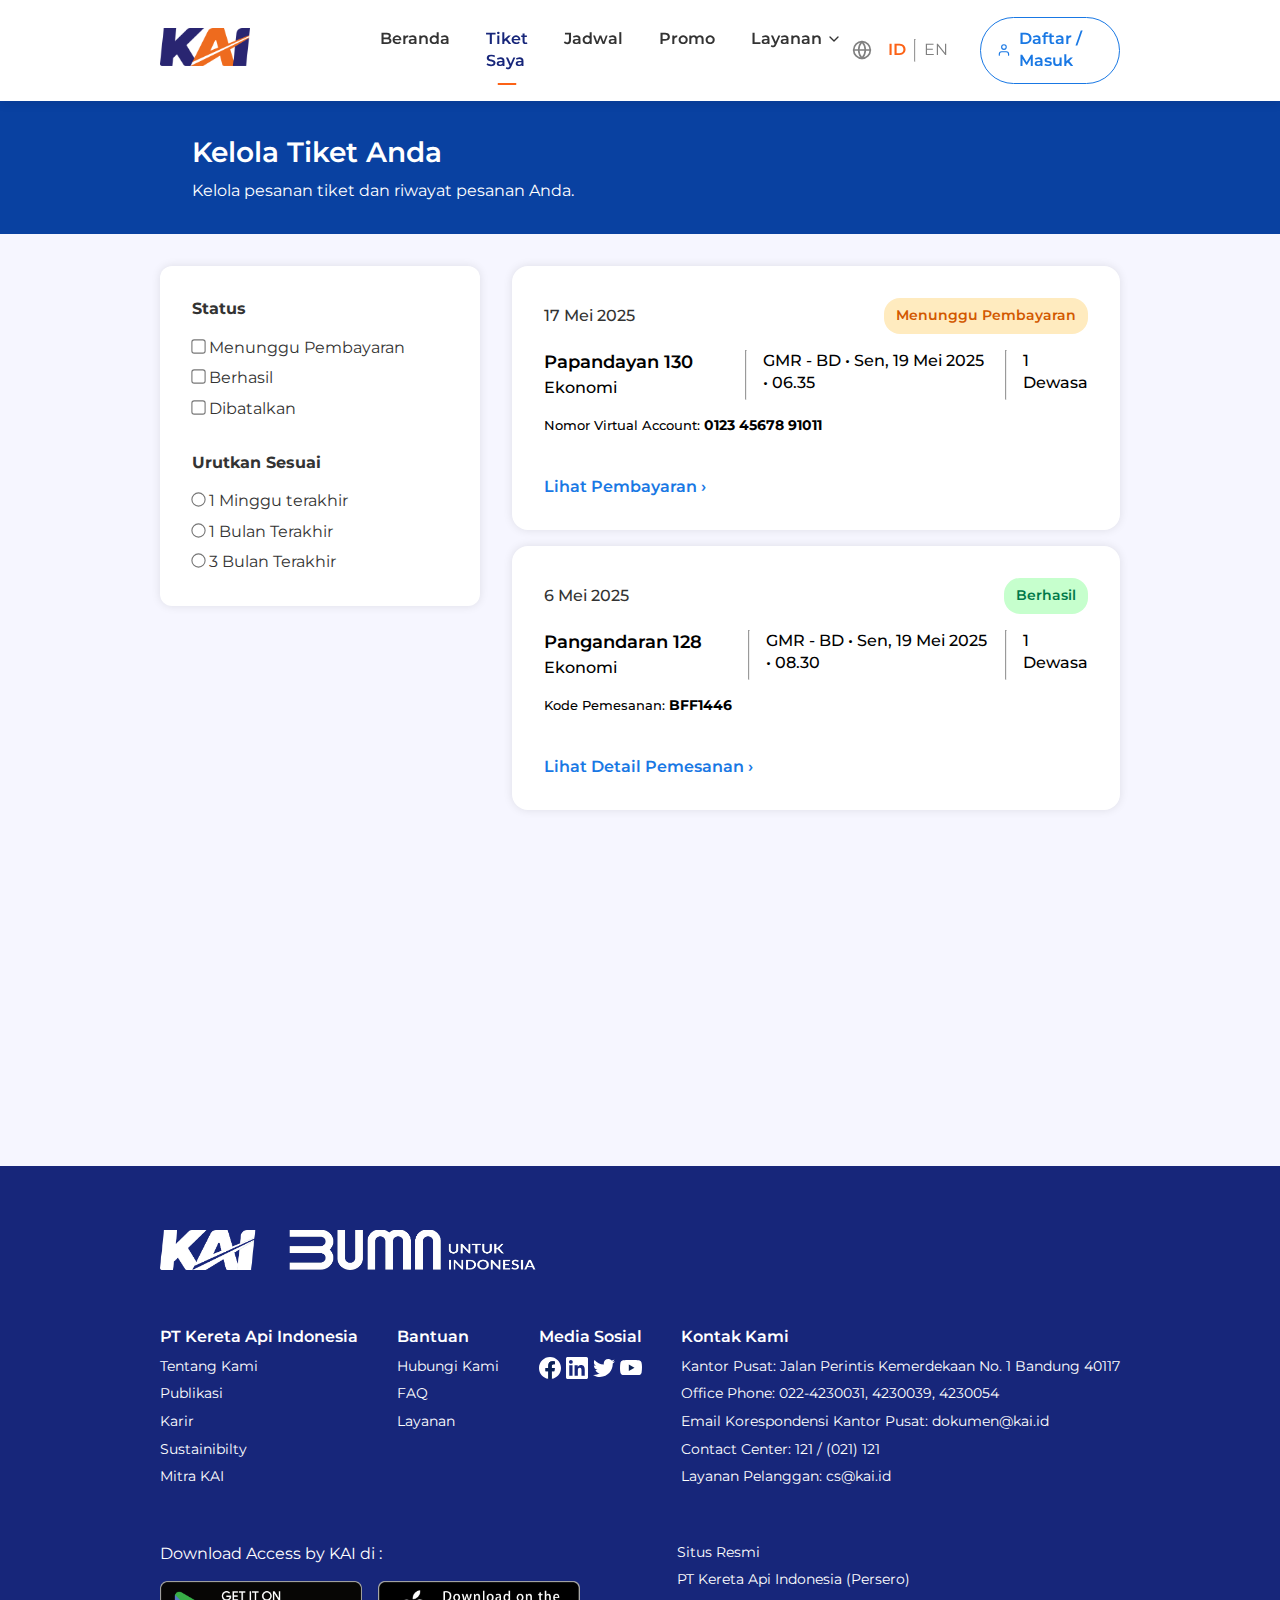
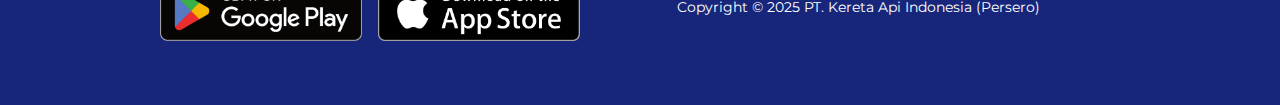
<file: docs/tiket-saya.html>
<!DOCTYPE html>
<html lang="en">
  <head>
    <meta charset="UTF-8" />
    <meta name="viewport" content="width=device-width, initial-scale=1.0" />
    <title>Tiket Saya</title>

    <!-- Montserrat -->
    <link rel="preconnect" href="https://fonts.googleapis.com" />
    <link rel="preconnect" href="https://fonts.gstatic.com" crossorigin />
    <link
      href="https://fonts.googleapis.com/css2?family=Montserrat:ital,wght@0,100..900;1,100..900&display=swap"
      rel="stylesheet"
    />

    <link rel="stylesheet" href="css/style-tiket-saya.css" />
  </head>

  <body>
    <header>
      <div class="navbar-container">
        <nav>
          <div class="logo">
            <a href="beranda.html">
              <img src="images/logo KAI.png" alt="Logo KAI"
            /></a>
          </div>
          <div>
            <ul class="nav-links">
              <li><a href="index.html">Beranda</a></li>
              <li><a href="tiket-saya.html" class="active">Tiket Saya</a></li>
              <li><a href="#">Jadwal</a></li>
              <li><a href="#">Promo</a></li>
              <li>
                <a href="#"
                  >Layanan
                  <svg
                    xmlns="http://www.w3.org/2000/svg"
                    width="16"
                    height="16"
                    viewBox="0 0 24 24"
                    fill="none"
                    stroke="currentColor"
                    stroke-width="2"
                    stroke-linecap="round"
                    stroke-linejoin="round"
                    class="feather feather-chevron-down"
                  >
                    <polyline points="6 9 12 15 18 9"></polyline>
                  </svg>
                </a>
              </li>
            </ul>
          </div>

          <div class="nav-right">
            <div class="language">
              <svg
                xmlns="http://www.w3.org/2000/svg"
                width="20"
                height="20"
                viewBox="0 0 24 24"
                fill="none"
                stroke="gray"
                stroke-width="2"
                stroke-linecap="round"
                stroke-linejoin="round"
                class="feather feather-globe"
              >
                <circle cx="12" cy="12" r="10"></circle>
                <line x1="2" y1="12" x2="22" y2="12"></line>
                <path
                  d="M12 2a15.3 15.3 0 0 1 4 10 15.3 15.3 0 0 1-4 10 15.3 15.3 0 0 1-4-10 15.3 15.3 0 0 1 4-10z"
                ></path>
              </svg>
              <div class="langs">
                <a href="#" class="lang active">ID</a>
                <hr />
                <a href="#" class="lang">EN</a>
              </div>
            </div>

            <div class="cta-button">
              <a href="#" class="login-btn"
                ><svg
                  xmlns="http://www.w3.org/2000/svg"
                  width="20"
                  height="20"
                  viewBox="0 0 24 24"
                  fill="none"
                  stroke="currentColor"
                  stroke-width="2"
                  stroke-linecap="round"
                  stroke-linejoin="round"
                  class="feather feather-user"
                >
                  <path d="M20 21v-2a4 4 0 0 0-4-4H8a4 4 0 0 0-4 4v2"></path>
                  <circle cx="12" cy="7" r="4"></circle>
                </svg>
                Daftar / Masuk</a
              >
            </div>
          </div>
        </nav>
      </div>
    </header>

    <section id="headline">
      <div class="headline-text">
        <h1>Kelola Tiket Anda</h1>
        <p>Kelola pesanan tiket dan riwayat pesanan Anda.</p>
      </div>
    </section>

    <section id="my-tickets">
      <div class="ticket-contents">
        <div class="filter-container">
          <div class="status">
            <p>Status</p>
            <label>
              <input type="checkbox" name="Pending" value="Pending" />
              Menunggu Pembayaran
            </label>
            <label>
              <input type="checkbox" name="Success" value="Success" />
              Berhasil
            </label>
            <label>
              <input type="checkbox" name="Cancelled" value="Cancelled" />
              Dibatalkan
            </label>
          </div>

          <div class="sort-by">
            <p>Urutkan Sesuai</p>
            <label>
              <input type="radio" name="Sort" value="Terendahi" />
              1 Minggu terakhir
            </label>
            <label>
              <input type="radio" name="Sort" value="Tertinggi" />
              1 Bulan Terakhir
            </label>
            <label>
              <input type="radio" name="Sort" value="Tertinggi" />
              3 Bulan Terakhir
            </label>
          </div>
        </div>

        <div class="tickets-found">
          <div class="ticket">
            <div class="top-info">
              <p class="date">17 Mei 2025</p>
              <p class="ticket-status">Menunggu Pembayaran</p>
            </div>

            <div class="train-info">
              <div class="train-name-class">
                <p class="train-name">Papandayan 130 <span>Ekonomi</span></p>
              </div>
              <hr />
              <div class="train-route">
                <p class="route">GMR - BD • Sen, 19 Mei 2025 • 06.35</p>
              </div>
              <hr />
              <div class="passanger-info">
                <p class="passanger">1 Dewasa</p>
              </div>
            </div>

            <div class="payment-info">
              <p>Nomor Virtual Account: <span>0123 45678 91011</span></p>
            </div>

            <div class="view">
              <a id="detail-payment" href="">Lihat Pembayaran ›</a>
            </div>
          </div>

          <div class="ticket succeed">
            <div class="top-info">
              <p class="date">6 Mei 2025</p>
              <p class="ticket-status">Berhasil</p>
            </div>

            <div class="train-info">
              <div class="train-name-class">
                <p class="train-name">Pangandaran 128 <span>Ekonomi</span></p>
              </div>
              <hr />
              <div class="train-route">
                <p class="route">GMR - BD • Sen, 19 Mei 2025 • 08.30</p>
              </div>
              <hr />
              <div class="passanger-info">
                <p class="passanger">1 Dewasa</p>
              </div>
            </div>

            <div class="payment-info">
              <p>Kode Pemesanan: <span>BFF1446</span></p>
            </div>

            <div class="view">
              <a id="detail-order" href="">Lihat Detail Pemesanan ›</a>
            </div>
          </div>
        </div>
      </div>
    </section>

    <div id="popup-succeed" class="popup-succeed-container">

      <div class="popup-box">

        <div class="popup-header">

          <div class="layout-header">
            <p class="header-text">Detail Pemesanan</p>
            <button id="close-succeed" class="close-popup">
            <svg xmlns="http://www.w3.org/2000/svg" width="24" height="24" viewBox="0 0 24 24">
	          <path fill="currentColor" d="M6.4 19L5 17.6l5.6-5.6L5 6.4L6.4 5l5.6 5.6L17.6 5L19 6.4L13.4 12l5.6 5.6l-1.4 1.4l-5.6-5.6z"/>
            </svg>
          </div>
          <hr class="popup-hr">  
          
        </div>

        <div class="popup-ticket-information">
          <p class="popup-ticket-succeed">Berhasil</p>
          <div class="popup-ticket-order-number">
            <p class="popup-ticket-order-text">No.Pemesanan</p>
            <p class="popup-ticket-order-value">BFF1446</p>
          </div>
          <div class="popup-ticket-date">
            <p class="popup-ticket-date-text">Tanggal Pembelian</p>
            <p class="popup-ticket-date-value">6 Mei 2025, 20:30</p>
          </div>
        </div>

        <div class="popup-gap">.</div>

        <div class="popup-ticket-details">
          <p class="popup-ticket-details-header">Detail Tiket</p>
           <div class="popup-ticket-icon">
            <img src="images/logo KAI.png" alt="">
           </div>

          <p class="popup-ticket-train-name">Pengandaran 128</p>

           <p class="popup-ticket-kind">Ekonomi</p>
           <p class="popup-ticket-people">1 Dewasa</p>

           <div class="popup-ticket-route">
            <p>Gambir (GMR)</p>
            <p> >> </p>
            <p>Bandung (BD)</p>
           </div>


           <div class="popup-ticket-shaped">
            <div class="popup-ticket-shaped-flex">
              <div class="popup-ticket-left">.</div>
            </div>
            <div class="popup-ticket-right">.</div>
           </div>  
        </div>
       
        <div class="popup-gap">.</div>
        
        <div class="popup-ticket-payment">
          <p class="popup-ticket-payment-header">Rincian Pembayaran</p>
          <div class="popup-payment-method">
            <p class="popup-payment-method-text">Metode Pembayaran</p>
            <p class="popup-payment-method-value">BCA Virtual Account</p>
          </div>
          <div class="popup-payment-amount">
            <p class="popup-payment-amount-text">Subtotal Harga Barang</p>
            <p class="popup-payment-amount-value">Rp125.000</p>
          </div>
          <div class="popup-payment-total">
            <p class="popup-payment-total-text">Total Pembayaran</p>
            <p class="popup-payment-total-value">Rp125.000</p>
          </div>
        </div>


      </div>

    </div>

    <div id="popup-pending" class="popup-pending-container">

      <div class="popup-box-pending">

        <div class="popup-header">

          <div class="layout-header">
            <p class="header-text">Detail Pembayaran</p>
            <button id="close-pending" class="close-popup">
            <svg xmlns="http://www.w3.org/2000/svg" width="24" height="24" viewBox="0 0 24 24">
	          <path fill="currentColor" d="M6.4 19L5 17.6l5.6-5.6L5 6.4L6.4 5l5.6 5.6L17.6 5L19 6.4L13.4 12l5.6 5.6l-1.4 1.4l-5.6-5.6z"/>
            </svg>
          </div>
          <hr class="popup-hr">  
          
        </div>

        <div class="popup-ticket-information">
          <p class="popup-ticket-pending">Menunuggu Pembayaran</p>
          <div class="popup-ticket-order-number">
            <p class="popup-ticket-order-text">No.Pemesanan</p>
            <p class="popup-ticket-order-value">BFF1449</p>
          </div>
          <div class="popup-ticket-date">
            <p class="popup-ticket-date-text">Tanggal Pembelian</p>
            <p class="popup-ticket-date-value">17 Mei 2025, 19:30</p>
          </div>
          <div class="popup-ticket-date">
            <p class="popup-ticket-date-text">Batal Otomatis</p>
            <div class="popup-ticket-deadline">
              <svg xmlns="http://www.w3.org/2000/svg" width="22" height="22" viewBox="0 0 24 24"><path fill="#D25800" d="M12 20a8 8 0 0 0 8-8a8 8 0 0 0-8-8a8 8 0 0 0-8 8a8 8 0 0 0 8 8m0-18a10 10 0 0 1 10 10a10 10 0 0 1-10 10C6.47 22 2 17.5 2 12A10 10 0 0 1 12 2m.5 5v5.25l4.5 2.67l-.75 1.23L11 13V7z"/></svg>
              <p class="popup-ticket-deadline-date">18 Mei 2025, 23:59</p>
            </div>
          </div>
        </div>

        <div class="popup-gap">.</div>

        <div class="popup-ticket-details">
          <p class="popup-ticket-details-header">Detail Tiket</p>
           <div class="popup-ticket-icon">
            <img src="images/logo KAI.png" alt="">
           </div>

          <p class="popup-ticket-train-name">Papandayan 130</p>

           <p class="popup-ticket-kind">Ekonomi</p>
           <p class="popup-ticket-people">1 Dewasa</p>

           <div class="popup-ticket-route">
            <p>Gambir (GMR)</p>
            <p> >> </p>
            <p>Bandung (BD)</p>
           </div>


           <div class="popup-ticket-shaped">
            <div class="popup-ticket-shaped-flex">
              <div class="popup-ticket-left">.</div>
            </div>
            <div class="popup-ticket-right">.</div>
           </div>  
        </div>
       
        <div class="popup-gap">.</div>
        
        <div class="popup-ticket-payment">
          <p class="popup-ticket-payment-header">Rincian Pembayaran</p>
          <div class="popup-payment-method">
            <p class="popup-payment-method-text">Metode Pembayaran</p>
            <p class="popup-payment-method-value">BCA Virtual Account</p>
          </div>
          <div class="popup-payment-amount">
            <p class="popup-payment-amount-text">Subtotal Harga Barang</p>
            <p class="popup-payment-amount-value">Rp125.000</p>
          </div>
          <div class="popup-payment-VA">
            <p class="popup-payment-VA-text">No. VA (Virtual Account)</p>
            <div class="popup-payment-VA-value">
              <svg id="copy-btn" class="copy-icon" xmlns="http://www.w3.org/2000/svg" width="18" height="18" viewBox="0 0 24 24">
              <path fill="#bbbbbb" d="M15.24 2h-3.894c-1.764 0-3.162 0-4.255.148c-1.126.152-2.037.472-2.755 1.193c-.719.721-1.038 1.636-1.189 2.766C3 7.205 3 8.608 3 10.379v5.838c0 1.508.92 2.8 2.227 3.342c-.067-.91-.067-2.185-.067-3.247v-5.01c0-1.281 0-2.386.118-3.27c.127-.948.413-1.856 1.147-2.593s1.639-1.024 2.583-1.152c.88-.118 1.98-.118 3.257-.118h3.07c1.276 0 2.374 0 3.255.118A3.6 3.6 0 0 0 15.24 2" />
              <path fill="#bbbbbb" d="M6.6 11.397c0-2.726 0-4.089.844-4.936c.843-.847 2.2-.847 4.916-.847h2.88c2.715 0 4.073 0 4.917.847S21 8.671 21 11.397v4.82c0 2.726 0 4.089-.843 4.936c-.844.847-2.202.847-4.917.847h-2.88c-2.715 0-4.073 0-4.916-.847c-.844-.847-.844-2.21-.844-4.936z" />
              </svg>
              <p id="copy-text" class="popup-payment-VA-value-text">0123 45678 91011</p>   
            </div>
          </div>
          <div class="popup-payment-total">
            <p class="popup-payment-total-text">Total Pembayaran</p>
            <p class="popup-payment-total-value">Rp125.000</p>
          </div>
        </div>


      </div>

    </div>

        <section id="footer">
      <div class="footer-logo">
        <img src="images/Logo KAI white.png" alt="" />
        <img src="images/logo BUMN.png" alt="" />
      </div>
      <div class="footer-nav">
        <div class="footer-links">
          <h3 class="footer-links-headline">PT Kereta Api Indonesia</h3>
          <a href="#" class="footer-link">Tentang Kami</a>
          <a href="#" class="footer-link">Publikasi</a>
          <a href="#" class="footer-link">Karir</a>
          <a href="#" class="footer-link">Sustainibilty</a>
          <a href="#" class="footer-link">Mitra KAI</a>
        </div>
        <div class="footer-help">
          <h3 class="footer-links-headline">Bantuan</h3>
          <a href="#" class="footer-link">Hubungi Kami</a>
          <a href="#" class="footer-link">FAQ</a>
          <a href="#" class="footer-link">Layanan</a>
        </div>
        <div class="footer-sosmed">
          <h3 class="footer-links-headline">Media Sosial</h3>
          <div class="sosmed-apps">
            <svg
              xmlns="http://www.w3.org/2000/svg"
              width="256"
              height="256"
              viewBox="0 0 256 256"
            >
              <path
                fill="#fff"
                d="M256 128C256 57.308 198.692 0 128 0S0 57.308 0 128c0 63.888 46.808 116.843 108 126.445V165H75.5v-37H108V99.8c0-32.08 19.11-49.8 48.348-49.8C170.352 50 185 52.5 185 52.5V84h-16.14C152.959 84 148 93.867 148 103.99V128h35.5l-5.675 37H148v89.445c61.192-9.602 108-62.556 108-126.445"
              />
              <path
                fill="#0c2355"
                d="m177.825 165l5.675-37H148v-24.01C148 93.866 152.959 84 168.86 84H185V52.5S170.352 50 156.347 50C127.11 50 108 67.72 108 99.8V128H75.5v37H108v89.445A129 129 0 0 0 128 256a129 129 0 0 0 20-1.555V165z"
              />
            </svg>
            <svg
              xmlns="http://www.w3.org/2000/svg"
              width="256"
              height="256"
              viewBox="0 0 256 256"
            >
              <path
                fill="#fff"
                d="M218.123 218.127h-37.931v-59.403c0-14.165-.253-32.4-19.728-32.4c-19.756 0-22.779 15.434-22.779 31.369v60.43h-37.93V95.967h36.413v16.694h.51a39.91 39.91 0 0 1 35.928-19.733c38.445 0 45.533 25.288 45.533 58.186zM56.955 79.27c-12.157.002-22.014-9.852-22.016-22.009s9.851-22.014 22.008-22.016c12.157-.003 22.014 9.851 22.016 22.008A22.013 22.013 0 0 1 56.955 79.27m18.966 138.858H37.95V95.967h37.97zM237.033.018H18.89C8.58-.098.125 8.161-.001 18.471v219.053c.122 10.315 8.576 18.582 18.89 18.474h218.144c10.336.128 18.823-8.139 18.966-18.474V18.454c-.147-10.33-8.635-18.588-18.966-18.453"
              />
            </svg>
            <svg
              xmlns="http://www.w3.org/2000/svg"
              width="256"
              height="209"
              viewBox="0 0 256 209"
            >
              <path
                fill="#fff"
                d="M256 25.45a105 105 0 0 1-30.166 8.27c10.845-6.5 19.172-16.793 23.093-29.057a105.2 105.2 0 0 1-33.351 12.745C205.995 7.201 192.346.822 177.239.822c-29.006 0-52.523 23.516-52.523 52.52c0 4.117.465 8.125 1.36 11.97c-43.65-2.191-82.35-23.1-108.255-54.876c-4.52 7.757-7.11 16.78-7.11 26.404c0 18.222 9.273 34.297 23.365 43.716a52.3 52.3 0 0 1-23.79-6.57q-.004.33-.003.661c0 25.447 18.104 46.675 42.13 51.5a52.6 52.6 0 0 1-23.718.9c6.683 20.866 26.08 36.05 49.062 36.475c-17.975 14.086-40.622 22.483-65.228 22.483c-4.24 0-8.42-.249-12.529-.734c23.243 14.902 50.85 23.597 80.51 23.597c96.607 0 149.434-80.031 149.434-149.435q0-3.417-.152-6.795A106.8 106.8 0 0 0 256 25.45"
              />
            </svg>
            <svg
              xmlns="http://www.w3.org/2000/svg"
              width="256"
              height="180"
              viewBox="0 0 256 180"
            >
              <path
                fill="#fff"
                d="M250.346 28.075A32.18 32.18 0 0 0 227.69 5.418C207.824 0 127.87 0 127.87 0S47.912.164 28.046 5.582A32.18 32.18 0 0 0 5.39 28.24c-6.009 35.298-8.34 89.084.165 122.97a32.18 32.18 0 0 0 22.656 22.657c19.866 5.418 99.822 5.418 99.822 5.418s79.955 0 99.82-5.418a32.18 32.18 0 0 0 22.657-22.657c6.338-35.348 8.291-89.1-.164-123.134"
              />
              <path
                fill="#0c2355"
                d="m102.421 128.06l66.328-38.418l-66.328-38.418z"
              />
            </svg>
          </div>
        </div>
        <div class="footer-contacts">
          <p class="footer-links-headline">Kontak Kami</p>
          <p class="footer-text">
            Kantor Pusat: Jalan Perintis Kemerdekaan No. 1 Bandung 40117
          </p>
          <p class="footer-text">Office Phone: 022-4230031, 4230039, 4230054</p>
          <p class="footer-text">
            Email Korespondensi Kantor Pusat: dokumen@kai.id
          </p>
          <p class="footer-text">Contact Center: 121 / (021) 121</p>
          <p class="footer-text">Layanan Pelanggan: cs@kai.id</p>
        </div>
      </div>
      <div class="footer-bottom">
        <div class="footer-app">
          <p class="footer-text">Download Access by KAI di :</p>
          <div class="app-logo">
            <img src="images/play-store.png" alt="" />
            <img src="images/app-store.webp" alt="" />
          </div>
        </div>
        <div class="footer-desc">
          <p class="footer-text">Situs Resmi</p>
          <p class="footer-text">PT Kereta Api Indonesia (Persero)</p>
          <p class="footer-text">
            Copyright © 2025 PT. Kereta Api Indonesia (Persero)
          </p>
        </div>
      </div>
    </section>

    <script defer src="js/script.js">

    </script>
  </body>
</html>
</file>
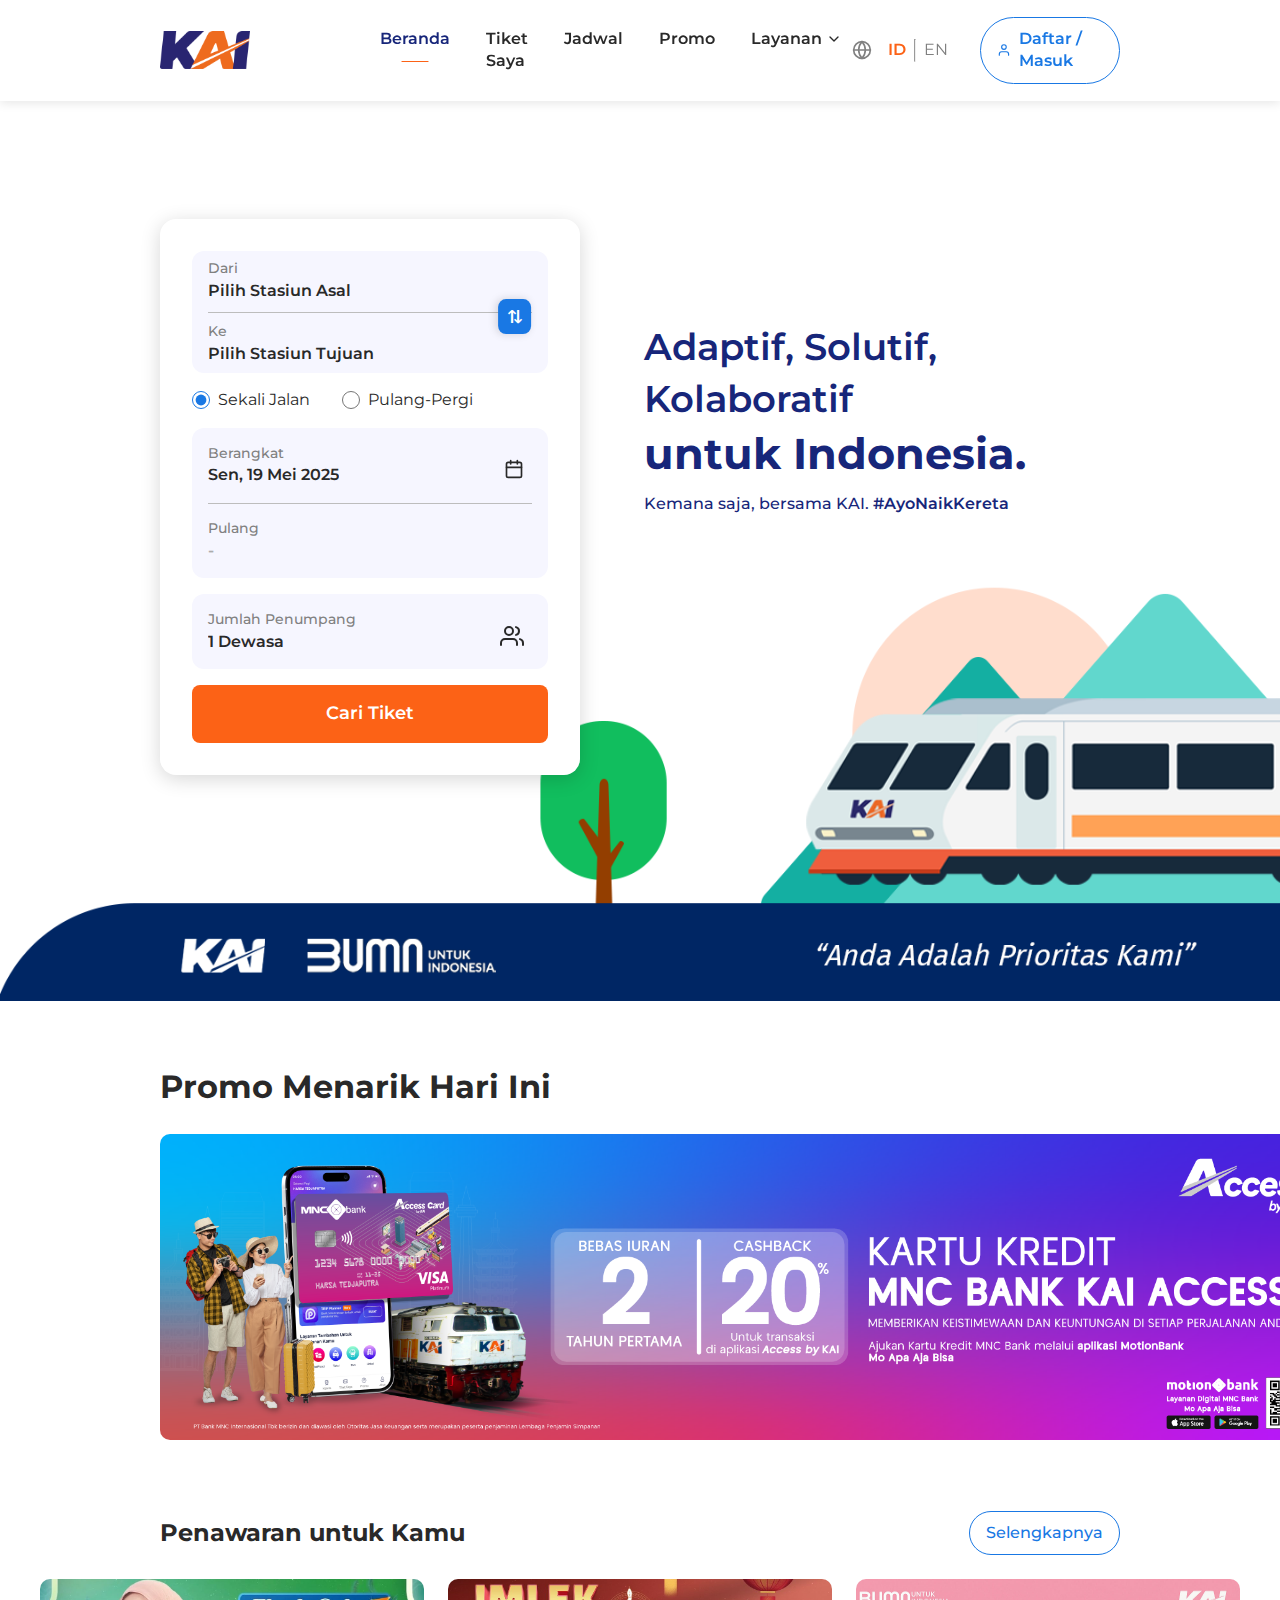
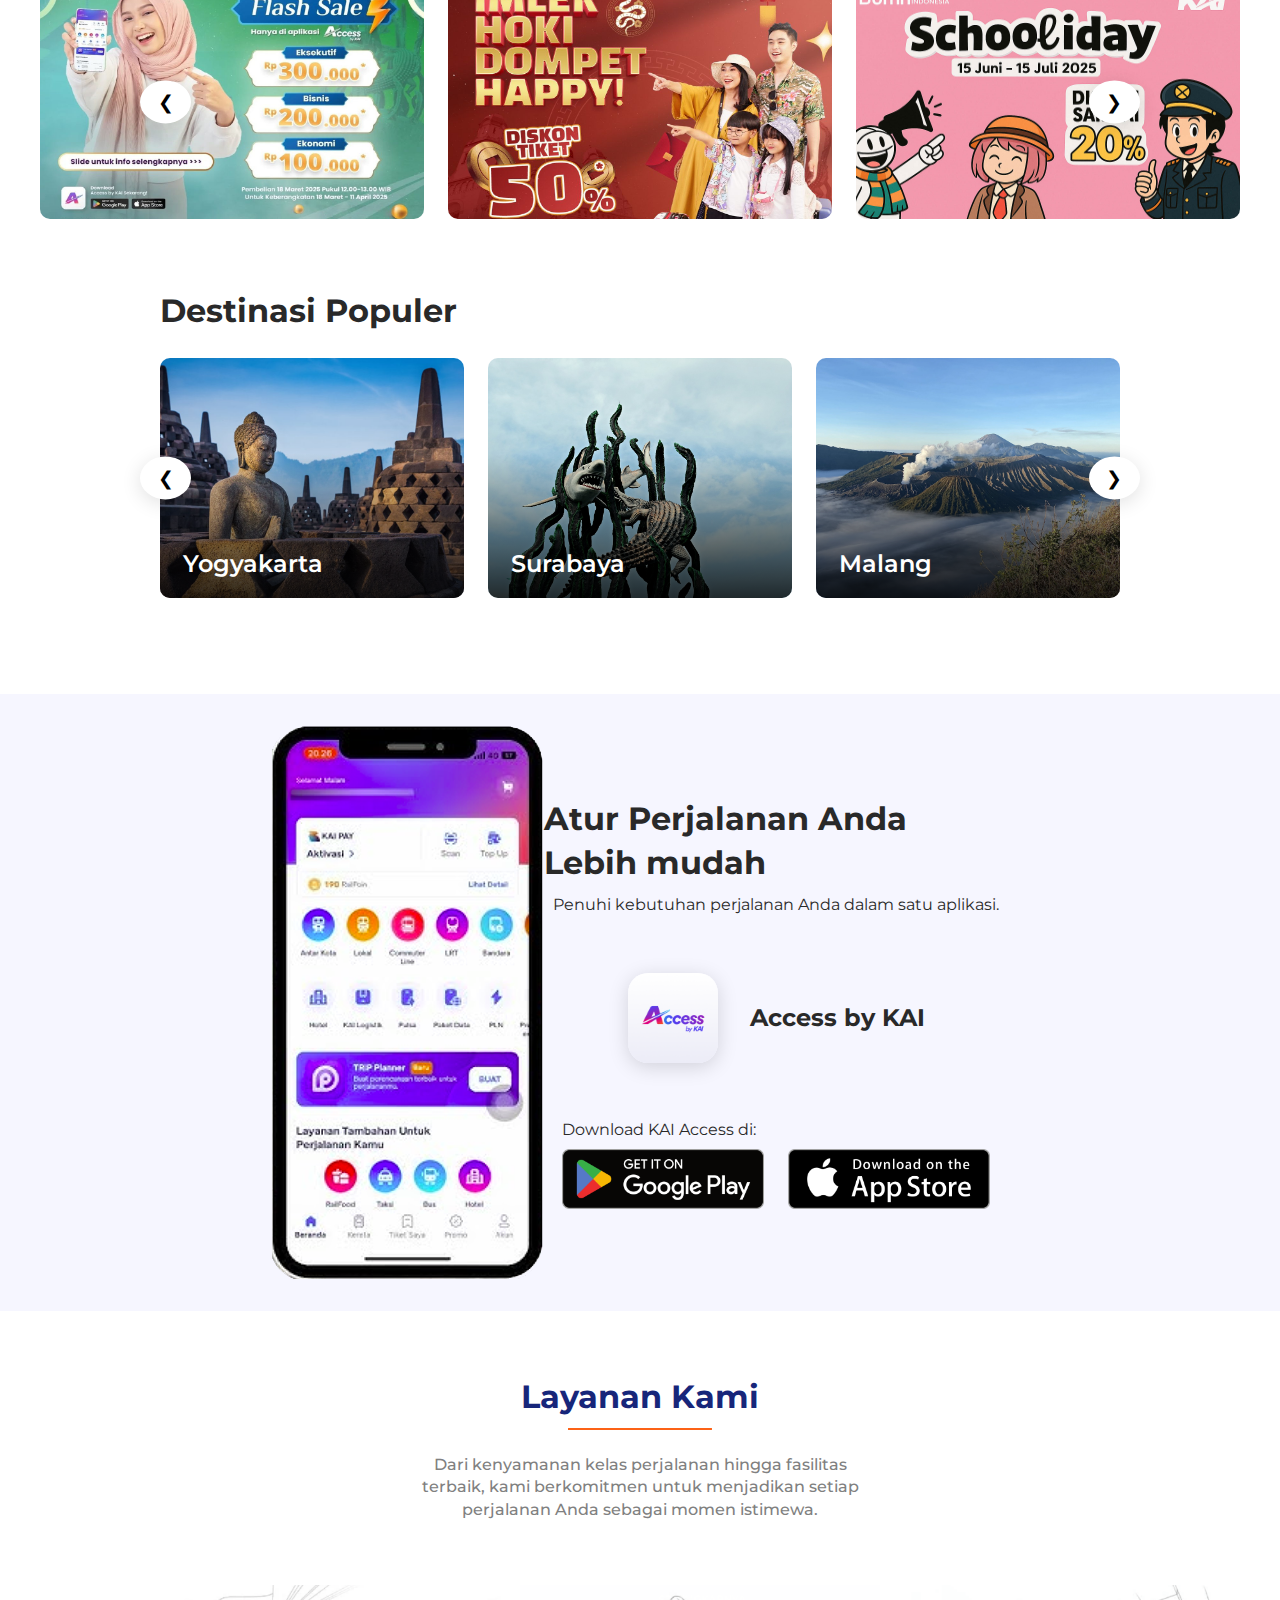
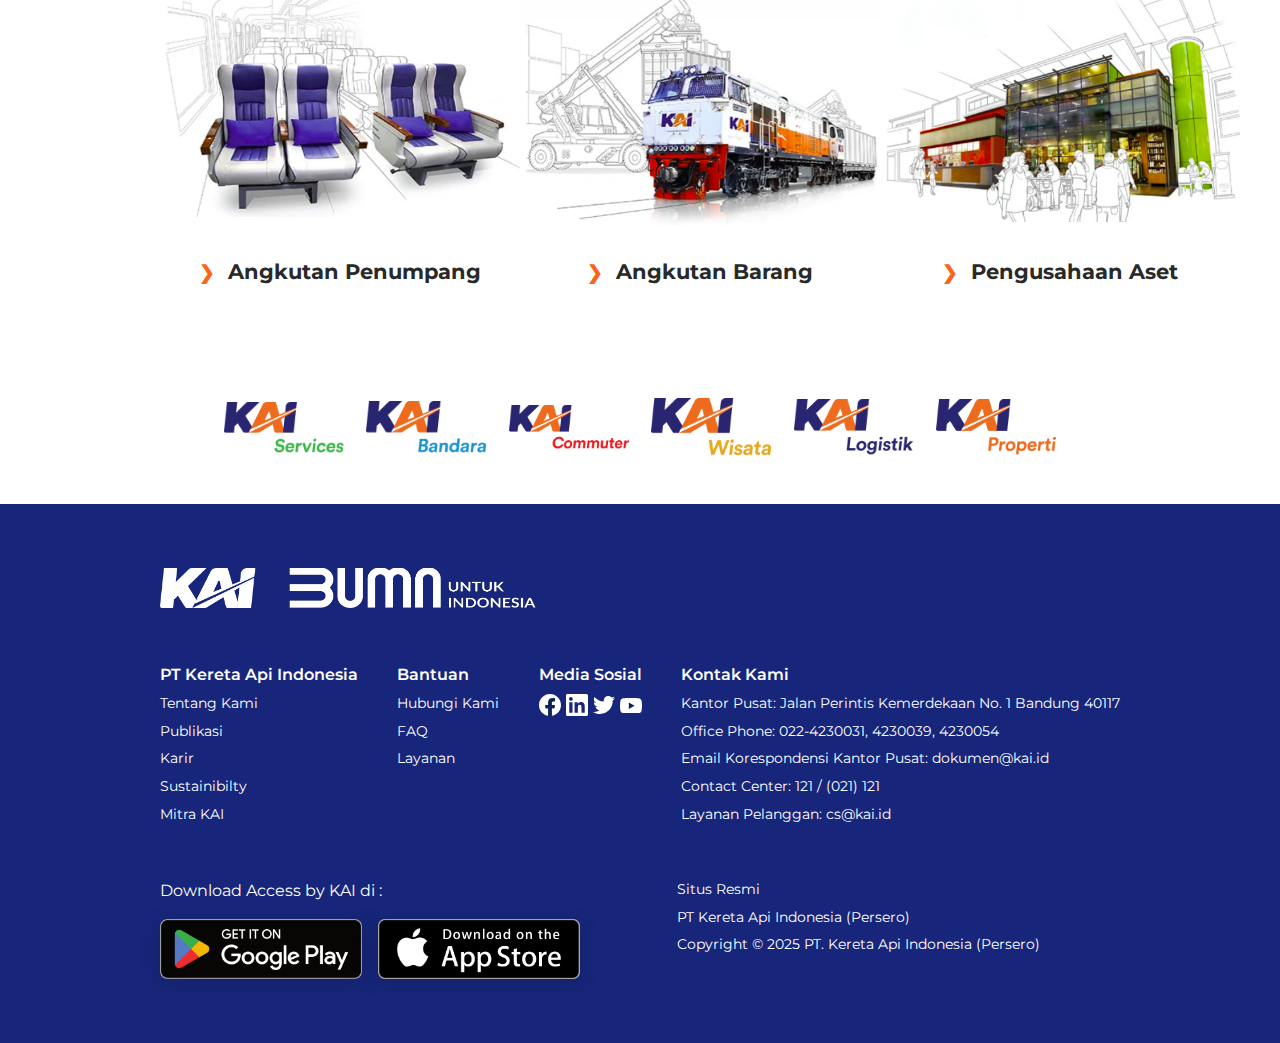
<file: html/beranda.html>
<!DOCTYPE html>
<html lang="en">
  <head>
    <meta charset="UTF-8" />
    <meta name="viewport" content="width=device-width, initial-scale=1.0" />
    <title>Beranda</title>

    <!-- Montserrat -->
    <link rel="preconnect" href="https://fonts.googleapis.com" />
    <link rel="preconnect" href="https://fonts.gstatic.com" crossorigin />
    <link
      href="https://fonts.googleapis.com/css2?family=Montserrat:ital,wght@0,100..900;1,100..900&display=swap"
      rel="stylesheet"
    />

    <link rel="stylesheet" href="../css/style-beranda.css" />
  </head>

  <body>
    <header>
      <div class="navbar-container">
        <nav>
          <div class="logo">
            <a href="beranda.html"
              ><img src="../images/logo KAI.png" alt="Logo KAI"
            /></a>
          </div>
          <div>
            <ul class="nav-links">
              <li><a href="beranda.html" class="active">Beranda</a></li>
              <li><a href="tiket-saya.html">Tiket Saya</a></li>
              <li><a href="#">Jadwal</a></li>
              <li><a href="#">Promo</a></li>
              <li>
                <a href="#"
                  >Layanan
                  <svg
                    xmlns="http://www.w3.org/2000/svg"
                    width="16"
                    height="16"
                    viewBox="0 0 24 24"
                    fill="none"
                    stroke="currentColor"
                    stroke-width="2"
                    stroke-linecap="round"
                    stroke-linejoin="round"
                    class="feather feather-chevron-down"
                  >
                    <polyline points="6 9 12 15 18 9"></polyline>
                  </svg>
                </a>
              </li>
            </ul>
          </div>

          <div class="nav-right">
            <div class="language">
              <svg
                xmlns="http://www.w3.org/2000/svg"
                width="20"
                height="20"
                viewBox="0 0 24 24"
                fill="none"
                stroke="gray"
                stroke-width="2"
                stroke-linecap="round"
                stroke-linejoin="round"
                class="feather feather-globe"
              >
                <circle cx="12" cy="12" r="10"></circle>
                <line x1="2" y1="12" x2="22" y2="12"></line>
                <path
                  d="M12 2a15.3 15.3 0 0 1 4 10 15.3 15.3 0 0 1-4 10 15.3 15.3 0 0 1-4-10 15.3 15.3 0 0 1 4-10z"
                ></path>
              </svg>
              <div class="langs">
                <a href="#" class="lang active">ID</a>
                <hr />
                <a href="#" class="lang">EN</a>
              </div>
            </div>

            <div class="cta-button">
              <a href="#" class="login-btn"
                ><svg
                  xmlns="http://www.w3.org/2000/svg"
                  width="20"
                  height="20"
                  viewBox="0 0 24 24"
                  fill="none"
                  stroke="currentColor"
                  stroke-width="2"
                  stroke-linecap="round"
                  stroke-linejoin="round"
                  class="feather feather-user"
                >
                  <path d="M20 21v-2a4 4 0 0 0-4-4H8a4 4 0 0 0-4 4v2"></path>
                  <circle cx="12" cy="7" r="4"></circle>
                </svg>
                Daftar / Masuk</a
              >
            </div>
          </div>
        </nav>
      </div>
    </header>

    <section id="hero">
      <div class="hero-content">
        <div class="hero-image-container">
          <img src="../images/KAI train.png" alt="" />
        </div>
        <div class="form-container">
          <form class="ticket-form">
            <div class="form-fields">
              <div class="station-selections">
                <div class="form-group">
                  <label for="departure">Dari</label>
                  <select id="departure">
                    <option value="">Pilih Stasiun Asal</option>
                    <option value="GMR">Gambir (GMR)</option>
                    <option value="BD">Bandung (BD)</option>
                    <option value="YK">Yogyakarta (YK)</option>
                    <option value="SBI">Surabaya (SBI)</option>
                    <option value="ML">Malang (ML)</option>
                  </select>
                </div>

                <hr />

                <div class="swap-station" onclick="swapStations()">
                  <span class="swap-icon">⇄</span>
                </div>

                <div class="form-group">
                  <label for="arrival">Ke</label>
                  <select id="arrival" required>
                    <option value="" disabled selected>
                      Pilih Stasiun Tujuan
                    </option>
                    <option value="GMR">Gambir (GMR)</option>
                    <option value="BD">Bandung (BD)</option>
                    <option value="YK">Yogyakarta (YK)</option>
                    <option value="SBI">Surabaya (SBI)</option>
                    <option value="ML">Malang (ML)</option>
                  </select>
                </div>
              </div>

              <div class="trip-type">
                <label class="label-radio">
                  <input type="radio" name="trip" checked /> Sekali Jalan
                </label>
                <label class="label-radio">
                  <input type="radio" name="trip" /> Pulang-Pergi
                </label>
              </div>

              <div class="date-selections">
                <div class="form-group">
                  <div class="date-field">
                    <label for="date">Berangkat</label>
                    <select id="berangkat" required>
                      <option value="">Sen, 19 Mei 2025</option>
                    </select>
                  </div>
                  <svg
                    xmlns="http://www.w3.org/2000/svg"
                    width="20"
                    height="20"
                    viewBox="0 0 24 24"
                    fill="none"
                    stroke="currentColor"
                    stroke-width="2"
                    stroke-linecap="round"
                    stroke-linejoin="round"
                    class="feather feather-calendar"
                  >
                    <rect
                      x="3"
                      y="4"
                      width="18"
                      height="18"
                      rx="2"
                      ry="2"
                    ></rect>
                    <line x1="16" y1="2" x2="16" y2="6"></line>
                    <line x1="8" y1="2" x2="8" y2="6"></line>
                    <line x1="3" y1="10" x2="21" y2="10"></line>
                  </svg>
                </div>
                <hr />
                <div class="form-group">
                  <div class="date-field">
                    <label for="date">Pulang</label>
                    <select id="pulang">
                      <option value="">-</option>
                    </select>
                  </div>
                </div>
              </div>

              <div class="passenger-selections">
                <div class="form-group">
                  <label>Jumlah Penumpang</label>
                  <select id="total-passenger">
                    <option>1 Dewasa</option>
                    <option>2 Dewasa</option>
                    <option>1 Dewasa, 1 Anak-anak</option>
                  </select>
                </div>
                <svg
                  xmlns="http://www.w3.org/2000/svg"
                  width="24"
                  height="24"
                  viewBox="0 0 24 24"
                  fill="none"
                  stroke="currentColor"
                  stroke-width="2"
                  stroke-linecap="round"
                  stroke-linejoin="round"
                  class="feather feather-users"
                >
                  <path d="M17 21v-2a4 4 0 0 0-4-4H5a4 4 0 0 0-4 4v2"></path>
                  <circle cx="9" cy="7" r="4"></circle>
                  <path d="M23 21v-2a4 4 0 0 0-3-3.87"></path>
                  <path d="M16 3.13a4 4 0 0 1 0 7.75"></path>
                </svg>
              </div>

              <a href="cari-tiket.html" class="search-btn">Cari Tiket</a>
            </div>
          </form>
        </div>

        <div class="hero-headline">
          <h1>
            Adaptif, Solutif, Kolaboratif <br /><span>untuk Indonesia.</span>
          </h1>
          <p>Kemana saja, bersama KAI. <span>#AyoNaikKereta</span></p>
        </div>
      </div>
    </section>

    <section id="promo">
      <div class="main-promo">
        <h1>Promo Menarik Hari Ini</h1>
        <img src="../images/promo4.png" alt="#" />
      </div>

      <div class="caption">
        <h1>Penawaran untuk Kamu</h1>
        <a href="#" class="view-more-btn">Selengkapnya</a>
      </div>

      <div class="promo-carousel-wrapper">
        <button class="prev-next prev">&#10094;</button>

        <div class="promo-carousel">
          <a href="#"><img src="../images/promo1.jpg" alt="Promo 1" /></a>
          <a href="#"><img src="../images/promo2.jpeg" alt="Promo 2" /></a>
          <a href="#"><img src="../images/promo3.jpg" alt="Promo 3" /></a>
        </div>

        <button class="prev-next next">&#10095;</button>
      </div>
    </section>

    <section id="destinasi-populer">
      <div class="caption">
        <h1>Destinasi Populer</h1>
      </div>

      <div class="destinations">
        <button class="prev-next prev">&#10094;</button>
        <div class="image-container">
          <img src="../images/image_jogja.jpg" alt="Yogyakarta" />
          <div class="gradient-overlay"></div>
          <div class="image-caption">Yogyakarta</div>
        </div>

        <div class="image-container">
          <img src="../images/image_surabaya.jpg" alt="Surabaya" />
          <div class="gradient-overlay"></div>
          <div class="image-caption">Surabaya</div>
        </div>

        <div class="image-container">
          <img src="../images/image_malang.jpg" alt="Malang" />
          <div class="gradient-overlay"></div>
          <div class="image-caption">Malang</div>
        </div>
        <button class="prev-next next">&#10095;</button>
      </div>
    </section>

    <section id="kai-access">
      <div class="image-wrapper">
        <img src="../images/hp-kai-access.png" alt="#" />
      </div>

      <div class="kai-access-text">
        <div class="kai-caption">
          <h1>Atur Perjalanan Anda Lebih mudah</h1>
          <p>Penuhi kebutuhan perjalanan Anda dalam satu aplikasi.</p>
        </div>

        <div class="app-logo">
          <img src="../images/KAI_Access_logo.png" alt="" />
          <h2>Access by KAI</h2>
        </div>

        <div class="app-store">
          <p>Download KAI Access di:</p>
          <div class="app-store-logos">
            <img src="../images/play-store.png" alt="" />
            <img src="../images/app-store.webp" alt="" />
          </div>
        </div>
      </div>
    </section>

    <section id="layanan">
      <h1>Layanan Kami</h1>
      <p>
        Dari kenyamanan kelas perjalanan hingga fasilitas terbaik, kami
        berkomitmen untuk menjadikan setiap perjalanan Anda sebagai momen
        istimewa.
      </p>
      <div class="layanan-images">
        <div class="layanan-captions">
          <img src="../images/angkutan-penumpang.png" alt="" />
          <h2><span>&#10095;</span>Angkutan Penumpang</h2>
        </div>
        <div class="layanan-captions">
          <img src="../images/angkutan barang.png" alt="" />
          <h2><span>&#10095;</span>Angkutan Barang</h2>
        </div>
        <div class="layanan-captions">
          <img src="../images/pengusahaan aset.png" alt="" />
          <h2><span>&#10095;</span>Pengusahaan Aset</h2>
        </div>
      </div>
    </section>

    <section id="anak-perusahaan">
      <div class="image-wrapper">
        <img src="../images/kai-services.png" alt="" />
        <img src="../images/kai-bandara.png" alt="" />
        <img src="../images/kai-commuter.png" alt="" />
        <img src="../images/kai-wisata.png" alt="" />
        <img src="../images/kai-logistik.png" alt="" />
        <img src="../images/kai-properti.png" alt="" />
      </div>
    </section>

    <section id="footer">
      <div class="footer-logo">
        <img src="../images/Logo KAI white.png" alt="" />
        <img src="../images/logo BUMN.png" alt="" />
      </div>
      <div class="footer-nav">
        <div class="footer-links">
          <h3 class="footer-links-headline">PT Kereta Api Indonesia</h3>
          <a href="#" class="footer-link">Tentang Kami</a>
          <a href="#" class="footer-link">Publikasi</a>
          <a href="#" class="footer-link">Karir</a>
          <a href="#" class="footer-link">Sustainibilty</a>
          <a href="#" class="footer-link">Mitra KAI</a>
        </div>
        <div class="footer-help">
          <h3 class="footer-links-headline">Bantuan</h3>
          <a href="#" class="footer-link">Hubungi Kami</a>
          <a href="#" class="footer-link">FAQ</a>
          <a href="#" class="footer-link">Layanan</a>
        </div>
        <div class="footer-sosmed">
          <h3 class="footer-links-headline">Media Sosial</h3>
          <div class="sosmed-apps">
            <svg
              xmlns="http://www.w3.org/2000/svg"
              width="256"
              height="256"
              viewBox="0 0 256 256"
            >
              <path
                fill="#fff"
                d="M256 128C256 57.308 198.692 0 128 0S0 57.308 0 128c0 63.888 46.808 116.843 108 126.445V165H75.5v-37H108V99.8c0-32.08 19.11-49.8 48.348-49.8C170.352 50 185 52.5 185 52.5V84h-16.14C152.959 84 148 93.867 148 103.99V128h35.5l-5.675 37H148v89.445c61.192-9.602 108-62.556 108-126.445"
              />
              <path
                fill="#0c2355"
                d="m177.825 165l5.675-37H148v-24.01C148 93.866 152.959 84 168.86 84H185V52.5S170.352 50 156.347 50C127.11 50 108 67.72 108 99.8V128H75.5v37H108v89.445A129 129 0 0 0 128 256a129 129 0 0 0 20-1.555V165z"
              />
            </svg>
            <svg
              xmlns="http://www.w3.org/2000/svg"
              width="256"
              height="256"
              viewBox="0 0 256 256"
            >
              <path
                fill="#fff"
                d="M218.123 218.127h-37.931v-59.403c0-14.165-.253-32.4-19.728-32.4c-19.756 0-22.779 15.434-22.779 31.369v60.43h-37.93V95.967h36.413v16.694h.51a39.91 39.91 0 0 1 35.928-19.733c38.445 0 45.533 25.288 45.533 58.186zM56.955 79.27c-12.157.002-22.014-9.852-22.016-22.009s9.851-22.014 22.008-22.016c12.157-.003 22.014 9.851 22.016 22.008A22.013 22.013 0 0 1 56.955 79.27m18.966 138.858H37.95V95.967h37.97zM237.033.018H18.89C8.58-.098.125 8.161-.001 18.471v219.053c.122 10.315 8.576 18.582 18.89 18.474h218.144c10.336.128 18.823-8.139 18.966-18.474V18.454c-.147-10.33-8.635-18.588-18.966-18.453"
              />
            </svg>
            <svg
              xmlns="http://www.w3.org/2000/svg"
              width="256"
              height="209"
              viewBox="0 0 256 209"
            >
              <path
                fill="#fff"
                d="M256 25.45a105 105 0 0 1-30.166 8.27c10.845-6.5 19.172-16.793 23.093-29.057a105.2 105.2 0 0 1-33.351 12.745C205.995 7.201 192.346.822 177.239.822c-29.006 0-52.523 23.516-52.523 52.52c0 4.117.465 8.125 1.36 11.97c-43.65-2.191-82.35-23.1-108.255-54.876c-4.52 7.757-7.11 16.78-7.11 26.404c0 18.222 9.273 34.297 23.365 43.716a52.3 52.3 0 0 1-23.79-6.57q-.004.33-.003.661c0 25.447 18.104 46.675 42.13 51.5a52.6 52.6 0 0 1-23.718.9c6.683 20.866 26.08 36.05 49.062 36.475c-17.975 14.086-40.622 22.483-65.228 22.483c-4.24 0-8.42-.249-12.529-.734c23.243 14.902 50.85 23.597 80.51 23.597c96.607 0 149.434-80.031 149.434-149.435q0-3.417-.152-6.795A106.8 106.8 0 0 0 256 25.45"
              />
            </svg>
            <svg
              xmlns="http://www.w3.org/2000/svg"
              width="256"
              height="180"
              viewBox="0 0 256 180"
            >
              <path
                fill="#fff"
                d="M250.346 28.075A32.18 32.18 0 0 0 227.69 5.418C207.824 0 127.87 0 127.87 0S47.912.164 28.046 5.582A32.18 32.18 0 0 0 5.39 28.24c-6.009 35.298-8.34 89.084.165 122.97a32.18 32.18 0 0 0 22.656 22.657c19.866 5.418 99.822 5.418 99.822 5.418s79.955 0 99.82-5.418a32.18 32.18 0 0 0 22.657-22.657c6.338-35.348 8.291-89.1-.164-123.134"
              />
              <path
                fill="#0c2355"
                d="m102.421 128.06l66.328-38.418l-66.328-38.418z"
              />
            </svg>
          </div>
        </div>
        <div class="footer-contacts">
          <p class="footer-links-headline">Kontak Kami</p>
          <p class="footer-text">
            Kantor Pusat: Jalan Perintis Kemerdekaan No. 1 Bandung 40117
          </p>
          <p class="footer-text">Office Phone: 022-4230031, 4230039, 4230054</p>
          <p class="footer-text">
            Email Korespondensi Kantor Pusat: dokumen@kai.id
          </p>
          <p class="footer-text">Contact Center: 121 / (021) 121</p>
          <p class="footer-text">Layanan Pelanggan: cs@kai.id</p>
        </div>
      </div>
      <div class="footer-bottom">
        <div class="footer-app">
          <p class="footer-text">Download Access by KAI di :</p>
          <div class="app-logo">
            <img src="../images/play-store.png" alt="" />
            <img src="../images/app-store.webp" alt="" />
          </div>
        </div>
        <div class="footer-desc">
          <p class="footer-text">Situs Resmi</p>
          <p class="footer-text">PT Kereta Api Indonesia (Persero)</p>
          <p class="footer-text">
            Copyright © 2025 PT. Kereta Api Indonesia (Persero)
          </p>
        </div>
      </div>
    </section>
  </body>
</html>
</file>
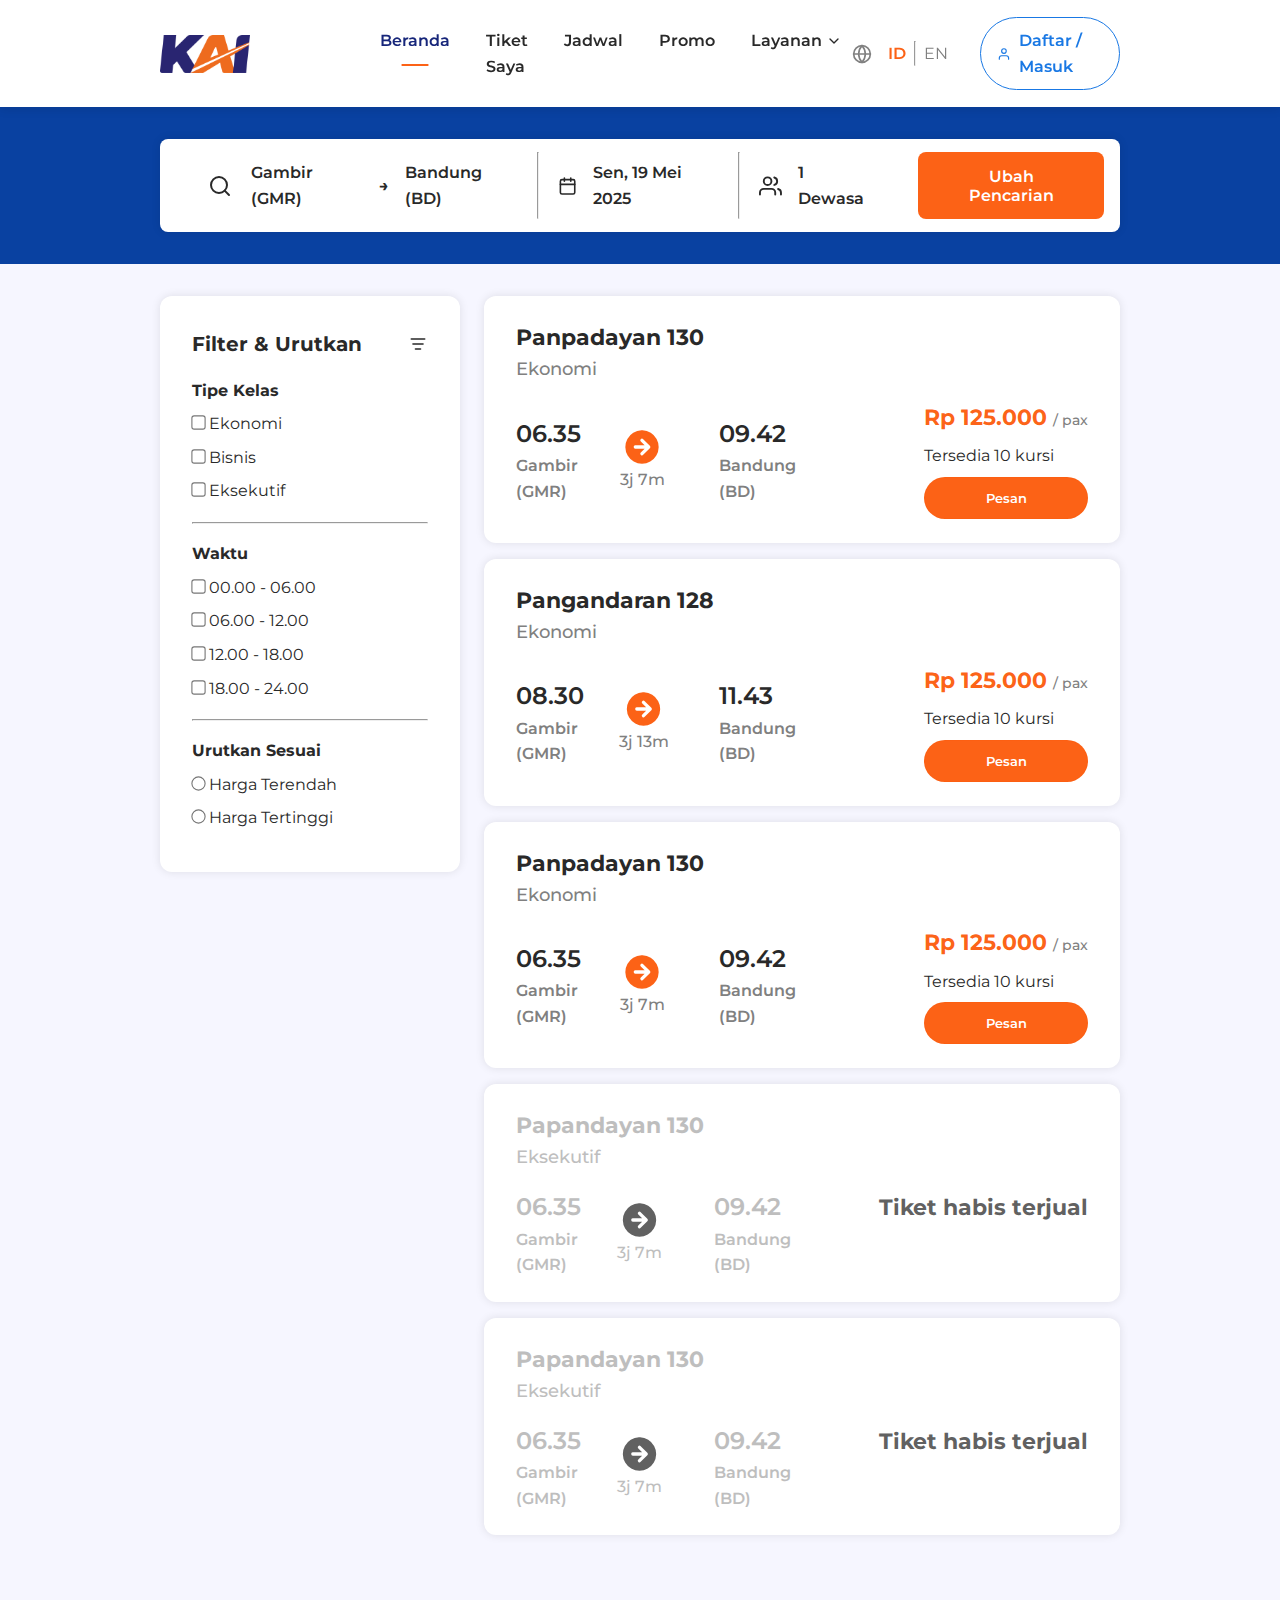
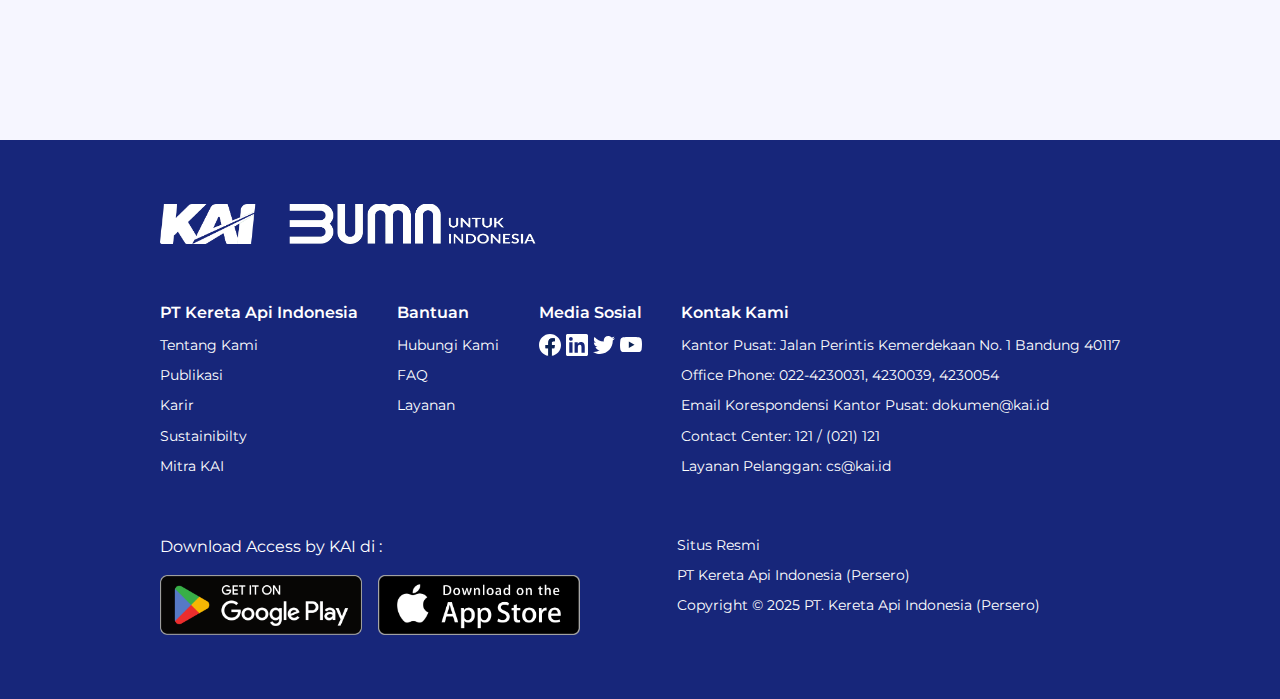
<file: html/cari-tiket.html>
<!DOCTYPE html>
<html lang="en">
  <head>
    <meta charset="UTF-8" />
    <meta name="viewport" content="width=device-width, initial-scale=1.0" />
    <title>Cari Tiket</title>

    <!-- Montserrat -->
    <link rel="preconnect" href="https://fonts.googleapis.com" />
    <link rel="preconnect" href="https://fonts.gstatic.com" crossorigin />
    <link
      href="https://fonts.googleapis.com/css2?family=Montserrat:ital,wght@0,100..900;1,100..900&display=swap"
      rel="stylesheet"
    />

    <link rel="stylesheet" href="../css/style-cari-tiket.css" />
  </head>
  <body>
    <header>
      <div class="navbar-container">
        <nav>
          <div class="logo">
            <a href="beranda.html">
              <img src="../images/logo KAI.png" alt="Logo KAI" />
            </a>
          </div>
          <div>
            <ul class="nav-links">
              <li><a href="beranda.html" class="active">Beranda</a></li>
              <li><a href="tiket-saya.html">Tiket Saya</a></li>
              <li><a href="#">Jadwal</a></li>
              <li><a href="#">Promo</a></li>
              <li>
                <a href="#"
                  >Layanan
                  <svg
                    xmlns="http://www.w3.org/2000/svg"
                    width="16"
                    height="16"
                    viewBox="0 0 24 24"
                    fill="none"
                    stroke="currentColor"
                    stroke-width="2"
                    stroke-linecap="round"
                    stroke-linejoin="round"
                    class="feather feather-chevron-down"
                  >
                    <polyline points="6 9 12 15 18 9"></polyline>
                  </svg>
                </a>
              </li>
            </ul>
          </div>

          <div class="nav-right">
            <div class="language">
              <svg
                xmlns="http://www.w3.org/2000/svg"
                width="20"
                height="20"
                viewBox="0 0 24 24"
                fill="none"
                stroke="gray"
                stroke-width="2"
                stroke-linecap="round"
                stroke-linejoin="round"
                class="feather feather-globe"
              >
                <circle cx="12" cy="12" r="10"></circle>
                <line x1="2" y1="12" x2="22" y2="12"></line>
                <path
                  d="M12 2a15.3 15.3 0 0 1 4 10 15.3 15.3 0 0 1-4 10 15.3 15.3 0 0 1-4-10 15.3 15.3 0 0 1 4-10z"
                ></path>
              </svg>
              <div class="langs">
                <a href="#" class="lang active">ID</a>
                <hr />
                <a href="#" class="lang">EN</a>
              </div>
            </div>

            <div class="cta-button">
              <a href="#" class="login-btn"
                ><svg
                  xmlns="http://www.w3.org/2000/svg"
                  width="20"
                  height="20"
                  viewBox="0 0 24 24"
                  fill="none"
                  stroke="currentColor"
                  stroke-width="2"
                  stroke-linecap="round"
                  stroke-linejoin="round"
                  class="feather feather-user"
                >
                  <path d="M20 21v-2a4 4 0 0 0-4-4H8a4 4 0 0 0-4 4v2"></path>
                  <circle cx="12" cy="7" r="4"></circle>
                </svg>
                Daftar / Masuk</a
              >
            </div>
          </div>
        </nav>
      </div>
    </header>

    <section id="search-bar">
      <div class="search">
        <div class="search-content">
          <div class="search-icon">
            <svg
              xmlns="http://www.w3.org/2000/svg"
              width="24"
              height="24"
              viewBox="0 0 24 24"
              fill="none"
              stroke="currentColor"
              stroke-width="2"
              stroke-linecap="round"
              stroke-linejoin="round"
              class="feather feather-search"
            >
              <circle cx="11" cy="11" r="8"></circle>
              <line x1="21" y1="21" x2="16.65" y2="16.65"></line>
            </svg>
          </div>

          <div class="search-group">
            <p class="search-texts">Gambir (GMR)</p>
            <!-- <div class="swap-station" onclick="swapStations()">
              <span class="swap-icon">⇄</span>
            </div> -->
            <span id="arrow"> →</span>
            <p class="search-texts">Bandung (BD)</p>
          </div>

          <hr />

          <div class="search-group">
            <svg
              xmlns="http://www.w3.org/2000/svg"
              width="20"
              height="20"
              viewBox="0 0 24 24"
              fill="none"
              stroke="currentColor"
              stroke-width="2"
              stroke-linecap="round"
              stroke-linejoin="round"
              class="feather feather-calendar"
            >
              <rect x="3" y="4" width="18" height="18" rx="2" ry="2"></rect>
              <line x1="16" y1="2" x2="16" y2="6"></line>
              <line x1="8" y1="2" x2="8" y2="6"></line>
              <line x1="3" y1="10" x2="21" y2="10"></line>
            </svg>
            <p class="search-texts">Sen, 19 Mei 2025</p>
          </div>

          <hr />

          <div class="search-group">
            <svg
              xmlns="http://www.w3.org/2000/svg"
              width="24"
              height="24"
              viewBox="0 0 24 24"
              fill="none"
              stroke="currentColor"
              stroke-width="2"
              stroke-linecap="round"
              stroke-linejoin="round"
              class="feather feather-users"
            >
              <path d="M17 21v-2a4 4 0 0 0-4-4H5a4 4 0 0 0-4 4v2"></path>
              <circle cx="9" cy="7" r="4"></circle>
              <path d="M23 21v-2a4 4 0 0 0-3-3.87"></path>
              <path d="M16 3.13a4 4 0 0 1 0 7.75"></path>
            </svg>
            <p class="search-texts">1 Dewasa</p>
          </div>
        </div>
        <button class="search-btn">Ubah Pencarian</button>
      </div>
    </section>

    <!-- <section id="date-bar">
      <div class="prev-next-box prev"></div>
      <div class="date-boxes">
        <div class="date-box">
          <h3></h3>
        </div>
      </div>
      <div class="prev-next-box next"></div>
    </section> -->

    <section id="search-results">
      <div class="search-contents">
        <div class="filter-container">
          <div class="filter-caption">
            <h3>Filter & Urutkan</h3>
            <svg
              xmlns="http://www.w3.org/2000/svg"
              width="20"
              height="20"
              viewBox="0 0 24 24"
              fill="none"
              stroke="currentColor"
              stroke-width="2"
              stroke-linecap="round"
              stroke-linejoin="round"
              class="icon icon-tabler icons-tabler-outline icon-tabler-filter-2"
            >
              <path stroke="none" d="M0 0h24v24H0z" fill="none" />
              <path d="M4 6h16" />
              <path d="M6 12h12" />
              <path d="M9 18h6" />
            </svg>
          </div>

          <div class="train-class">
            <p>Tipe Kelas</p>
            <label>
              <input type="checkbox" name="Ekonomi" value="Ekonomi" />
              Ekonomi
            </label>
            <label>
              <input type="checkbox" name="Bisnis" value="Bisnis" />
              Bisnis
            </label>
            <label>
              <input type="checkbox" name="Eksekutif" value="Eksekutif" />
              Eksekutif
            </label>
          </div>

          <hr>

          <div class="train-class">
            <p>Waktu</p>
            <label>
              <input type="checkbox" name="Ekonomi" value="Ekonomi" />
              00.00 - 06.00
            </label>
            <label>
              <input type="checkbox" name="Bisnis" value="Bisnis" />
              06.00 - 12.00
            </label>
            <label>
              <input type="checkbox" name="Eksekutif" value="Eksekutif" />
              12.00 - 18.00
            </label>
            <label>
              <input type="checkbox" name="Eksekutif" value="Eksekutif" />
              18.00 - 24.00
            </label>
          </div>

          <hr />

          <div class="sort-by">
            <p>Urutkan Sesuai</p>
            <label>
              <input type="radio" name="Sort" value="Terendahi" />
              Harga Terendah
            </label>
            <label>
              <input type="radio" name="Sort" value="Tertinggi" />
              Harga Tertinggi
            </label>
          </div>
        </div>

        <div class="tickets-found">
          <div class="ticket">
            <div class="train-name">
              <p class="name-of-train">Panpadayan 130</p>
              <p class="class-of-train">Ekonomi</p>
            </div>

            <div class="train-info">
              <div class="schedule-info">
                <div class="schedule">
                  <p class="hour-time">06.35</p>
                  <p class="city-station">Gambir (GMR)</p>
                </div>
                <div class="duration">
                  <svg
                    xmlns="http://www.w3.org/2000/svg"
                    width="24"
                    height="24"
                    viewBox="0 0 24 24"
                    fill="currentColor"
                    class="icon icon-tabler icons-tabler-filled icon-tabler-circle-arrow-right"
                  >
                    <path stroke="none" d="M0 0h24v24H0z" fill="none" />
                    <path
                      d="M12 2l.324 .005a10 10 0 1 1 -.648 0l.324 -.005zm.613 5.21a1 1 0 0 0 -1.32 1.497l2.291 2.293h-5.584l-.117 .007a1 1 0 0 0 .117 1.993h5.584l-2.291 2.293l-.083 .094a1 1 0 0 0 1.497 1.32l4 -4l.073 -.082l.064 -.089l.062 -.113l.044 -.11l.03 -.112l.017 -.126l.003 -.075l-.007 -.118l-.029 -.148l-.035 -.105l-.054 -.113l-.071 -.111a1.008 1.008 0 0 0 -.097 -.112l-4 -4z"
                    />
                  </svg>
                  <p class="total-duration">3j 7m</p>
                  <!-- <hr /> -->
                </div>
                <div class="schedule">
                  <p class="hour-time">09.42</p>
                  <p class="city-station">Bandung (BD)</p>
                </div>
              </div>

              <div class="price-info">
                <p class="price">Rp 125.000 <span>/ pax</span></p>
                <p class="available">Tersedia 10 kursi</p>
                <button class="select">Pesan</button>
              </div>
            </div>
          </div>

          <div class="ticket">
            <div class="train-name">
              <p class="name-of-train">Pangandaran 128</p>
              <p class="class-of-train">Ekonomi</p>
            </div>

            <div class="train-info">
              <div class="schedule-info">
                <div class="schedule">
                  <p class="hour-time">08.30</p>
                  <p class="city-station">Gambir (GMR)</p>
                </div>
                <div class="duration">
                  <svg
                    xmlns="http://www.w3.org/2000/svg"
                    width="24"
                    height="24"
                    viewBox="0 0 24 24"
                    fill="currentColor"
                    class="icon icon-tabler icons-tabler-filled icon-tabler-circle-arrow-right"
                  >
                    <path stroke="none" d="M0 0h24v24H0z" fill="none" />
                    <path
                      d="M12 2l.324 .005a10 10 0 1 1 -.648 0l.324 -.005zm.613 5.21a1 1 0 0 0 -1.32 1.497l2.291 2.293h-5.584l-.117 .007a1 1 0 0 0 .117 1.993h5.584l-2.291 2.293l-.083 .094a1 1 0 0 0 1.497 1.32l4 -4l.073 -.082l.064 -.089l.062 -.113l.044 -.11l.03 -.112l.017 -.126l.003 -.075l-.007 -.118l-.029 -.148l-.035 -.105l-.054 -.113l-.071 -.111a1.008 1.008 0 0 0 -.097 -.112l-4 -4z"
                    />
                  </svg>
                  <p class="total-duration">3j 13m</p>
                  <!-- <hr /> -->
                </div>
                <div class="schedule">
                  <p class="hour-time">11.43</p>
                  <p class="city-station">Bandung (BD)</p>
                </div>
              </div>

              <div class="price-info">
                <p class="price">Rp 125.000 <span>/ pax</span></p>
                <p class="available">Tersedia 10 kursi</p>
                <button class="select">
                  <a href="pembayaran-1.html">Pesan</a>
                </button>
              </div>
            </div>
          </div>

          <div class="ticket">
            <div class="train-name">
              <p class="name-of-train">Panpadayan 130</p>
              <p class="class-of-train">Ekonomi</p>
            </div>

            <div class="train-info">
              <div class="schedule-info">
                <div class="schedule">
                  <p class="hour-time">06.35</p>
                  <p class="city-station">Gambir (GMR)</p>
                </div>
                <div class="duration">
                  <svg
                    xmlns="http://www.w3.org/2000/svg"
                    width="24"
                    height="24"
                    viewBox="0 0 24 24"
                    fill="currentColor"
                    class="icon icon-tabler icons-tabler-filled icon-tabler-circle-arrow-right"
                  >
                    <path stroke="none" d="M0 0h24v24H0z" fill="none" />
                    <path
                      d="M12 2l.324 .005a10 10 0 1 1 -.648 0l.324 -.005zm.613 5.21a1 1 0 0 0 -1.32 1.497l2.291 2.293h-5.584l-.117 .007a1 1 0 0 0 .117 1.993h5.584l-2.291 2.293l-.083 .094a1 1 0 0 0 1.497 1.32l4 -4l.073 -.082l.064 -.089l.062 -.113l.044 -.11l.03 -.112l.017 -.126l.003 -.075l-.007 -.118l-.029 -.148l-.035 -.105l-.054 -.113l-.071 -.111a1.008 1.008 0 0 0 -.097 -.112l-4 -4z"
                    />
                  </svg>
                  <p class="total-duration">3j 7m</p>
                  <!-- <hr /> -->
                </div>
                <div class="schedule">
                  <p class="hour-time">09.42</p>
                  <p class="city-station">Bandung (BD)</p>
                </div>
              </div>

              <div class="price-info">
                <p class="price">Rp 125.000 <span>/ pax</span></p>
                <p class="available">Tersedia 10 kursi</p>
                <button class="select">Pesan</button>
              </div>
            </div>
          </div>

          <div class="ticket sold-out">
            <div class="train-name">
              <p class="name-of-train">Papandayan 130</p>
              <p class="class-of-train">Eksekutif</p>
            </div>

            <div class="train-info">
              <div class="schedule-info">
                <div class="schedule">
                  <p class="hour-time">06.35</p>
                  <p class="city-station">Gambir (GMR)</p>
                </div>
                <div class="duration">
                  <svg
                    xmlns="http://www.w3.org/2000/svg"
                    width="24"
                    height="24"
                    viewBox="0 0 24 24"
                    fill="currentColor"
                    class="icon icon-tabler icons-tabler-filled icon-tabler-circle-arrow-right"
                  >
                    <path stroke="none" d="M0 0h24v24H0z" fill="none" />
                    <path
                      d="M12 2l.324 .005a10 10 0 1 1 -.648 0l.324 -.005zm.613 5.21a1 1 0 0 0 -1.32 1.497l2.291 2.293h-5.584l-.117 .007a1 1 0 0 0 .117 1.993h5.584l-2.291 2.293l-.083 .094a1 1 0 0 0 1.497 1.32l4 -4l.073 -.082l.064 -.089l.062 -.113l.044 -.11l.03 -.112l.017 -.126l.003 -.075l-.007 -.118l-.029 -.148l-.035 -.105l-.054 -.113l-.071 -.111a1.008 1.008 0 0 0 -.097 -.112l-4 -4z"
                    />
                  </svg>
                  <p class="total-duration">3j 7m</p>
                  <!-- <hr /> -->
                </div>
                <div class="schedule">
                  <p class="hour-time">09.42</p>
                  <p class="city-station">Bandung (BD)</p>
                </div>
              </div>

              <div class="price-info">
                <p class="price">Tiket habis terjual</p>
                <button class="select">Pesan</button>
              </div>
            </div>
          </div>

          <div class="ticket sold-out">
            <div class="train-name">
              <p class="name-of-train">Papandayan 130</p>
              <p class="class-of-train">Eksekutif</p>
            </div>

            <div class="train-info">
              <div class="schedule-info">
                <div class="schedule">
                  <p class="hour-time">06.35</p>
                  <p class="city-station">Gambir (GMR)</p>
                </div>
                <div class="duration">
                  <svg
                    xmlns="http://www.w3.org/2000/svg"
                    width="24"
                    height="24"
                    viewBox="0 0 24 24"
                    fill="currentColor"
                    class="icon icon-tabler icons-tabler-filled icon-tabler-circle-arrow-right"
                  >
                    <path stroke="none" d="M0 0h24v24H0z" fill="none" />
                    <path
                      d="M12 2l.324 .005a10 10 0 1 1 -.648 0l.324 -.005zm.613 5.21a1 1 0 0 0 -1.32 1.497l2.291 2.293h-5.584l-.117 .007a1 1 0 0 0 .117 1.993h5.584l-2.291 2.293l-.083 .094a1 1 0 0 0 1.497 1.32l4 -4l.073 -.082l.064 -.089l.062 -.113l.044 -.11l.03 -.112l.017 -.126l.003 -.075l-.007 -.118l-.029 -.148l-.035 -.105l-.054 -.113l-.071 -.111a1.008 1.008 0 0 0 -.097 -.112l-4 -4z"
                    />
                  </svg>
                  <p class="total-duration">3j 7m</p>
                  <!-- <hr /> -->
                </div>
                <div class="schedule">
                  <p class="hour-time">09.42</p>
                  <p class="city-station">Bandung (BD)</p>
                </div>
              </div>

              <div class="price-info">
                <p class="price">Tiket habis terjual</p>
                <button class="select">Pesan</button>
              </div>
            </div>
          </div>
        </div>
      </div>
    </section>

    <section id="footer">
      <div class="footer-logo">
        <img src="../images/Logo KAI white.png" alt="" />
        <img src="../images/logo BUMN.png" alt="" />
      </div>
      <div class="footer-nav">
        <div class="footer-links">
          <h3 class="footer-links-headline">PT Kereta Api Indonesia</h3>
          <a href="#" class="footer-link">Tentang Kami</a>
          <a href="#" class="footer-link">Publikasi</a>
          <a href="#" class="footer-link">Karir</a>
          <a href="#" class="footer-link">Sustainibilty</a>
          <a href="#" class="footer-link">Mitra KAI</a>
        </div>
        <div class="footer-help">
          <h3 class="footer-links-headline">Bantuan</h3>
          <a href="#" class="footer-link">Hubungi Kami</a>
          <a href="#" class="footer-link">FAQ</a>
          <a href="#" class="footer-link">Layanan</a>
        </div>
        <div class="footer-sosmed">
          <h3 class="footer-links-headline">Media Sosial</h3>
          <div class="sosmed-apps">
            <svg
              xmlns="http://www.w3.org/2000/svg"
              width="256"
              height="256"
              viewBox="0 0 256 256"
            >
              <path
                fill="#fff"
                d="M256 128C256 57.308 198.692 0 128 0S0 57.308 0 128c0 63.888 46.808 116.843 108 126.445V165H75.5v-37H108V99.8c0-32.08 19.11-49.8 48.348-49.8C170.352 50 185 52.5 185 52.5V84h-16.14C152.959 84 148 93.867 148 103.99V128h35.5l-5.675 37H148v89.445c61.192-9.602 108-62.556 108-126.445"
              />
              <path
                fill="#0c2355"
                d="m177.825 165l5.675-37H148v-24.01C148 93.866 152.959 84 168.86 84H185V52.5S170.352 50 156.347 50C127.11 50 108 67.72 108 99.8V128H75.5v37H108v89.445A129 129 0 0 0 128 256a129 129 0 0 0 20-1.555V165z"
              />
            </svg>
            <svg
              xmlns="http://www.w3.org/2000/svg"
              width="256"
              height="256"
              viewBox="0 0 256 256"
            >
              <path
                fill="#fff"
                d="M218.123 218.127h-37.931v-59.403c0-14.165-.253-32.4-19.728-32.4c-19.756 0-22.779 15.434-22.779 31.369v60.43h-37.93V95.967h36.413v16.694h.51a39.91 39.91 0 0 1 35.928-19.733c38.445 0 45.533 25.288 45.533 58.186zM56.955 79.27c-12.157.002-22.014-9.852-22.016-22.009s9.851-22.014 22.008-22.016c12.157-.003 22.014 9.851 22.016 22.008A22.013 22.013 0 0 1 56.955 79.27m18.966 138.858H37.95V95.967h37.97zM237.033.018H18.89C8.58-.098.125 8.161-.001 18.471v219.053c.122 10.315 8.576 18.582 18.89 18.474h218.144c10.336.128 18.823-8.139 18.966-18.474V18.454c-.147-10.33-8.635-18.588-18.966-18.453"
              />
            </svg>
            <svg
              xmlns="http://www.w3.org/2000/svg"
              width="256"
              height="209"
              viewBox="0 0 256 209"
            >
              <path
                fill="#fff"
                d="M256 25.45a105 105 0 0 1-30.166 8.27c10.845-6.5 19.172-16.793 23.093-29.057a105.2 105.2 0 0 1-33.351 12.745C205.995 7.201 192.346.822 177.239.822c-29.006 0-52.523 23.516-52.523 52.52c0 4.117.465 8.125 1.36 11.97c-43.65-2.191-82.35-23.1-108.255-54.876c-4.52 7.757-7.11 16.78-7.11 26.404c0 18.222 9.273 34.297 23.365 43.716a52.3 52.3 0 0 1-23.79-6.57q-.004.33-.003.661c0 25.447 18.104 46.675 42.13 51.5a52.6 52.6 0 0 1-23.718.9c6.683 20.866 26.08 36.05 49.062 36.475c-17.975 14.086-40.622 22.483-65.228 22.483c-4.24 0-8.42-.249-12.529-.734c23.243 14.902 50.85 23.597 80.51 23.597c96.607 0 149.434-80.031 149.434-149.435q0-3.417-.152-6.795A106.8 106.8 0 0 0 256 25.45"
              />
            </svg>
            <svg
              xmlns="http://www.w3.org/2000/svg"
              width="256"
              height="180"
              viewBox="0 0 256 180"
            >
              <path
                fill="#fff"
                d="M250.346 28.075A32.18 32.18 0 0 0 227.69 5.418C207.824 0 127.87 0 127.87 0S47.912.164 28.046 5.582A32.18 32.18 0 0 0 5.39 28.24c-6.009 35.298-8.34 89.084.165 122.97a32.18 32.18 0 0 0 22.656 22.657c19.866 5.418 99.822 5.418 99.822 5.418s79.955 0 99.82-5.418a32.18 32.18 0 0 0 22.657-22.657c6.338-35.348 8.291-89.1-.164-123.134"
              />
              <path
                fill="#0c2355"
                d="m102.421 128.06l66.328-38.418l-66.328-38.418z"
              />
            </svg>
          </div>
        </div>
        <div class="footer-contacts">
          <p class="footer-links-headline">Kontak Kami</p>
          <p class="footer-text">
            Kantor Pusat: Jalan Perintis Kemerdekaan No. 1 Bandung 40117
          </p>
          <p class="footer-text">Office Phone: 022-4230031, 4230039, 4230054</p>
          <p class="footer-text">
            Email Korespondensi Kantor Pusat: dokumen@kai.id
          </p>
          <p class="footer-text">Contact Center: 121 / (021) 121</p>
          <p class="footer-text">Layanan Pelanggan: cs@kai.id</p>
        </div>
      </div>
      <div class="footer-bottom">
        <div class="footer-app">
          <p class="footer-text">Download Access by KAI di :</p>
          <div class="app-logo">
            <img src="../images/play-store.png" alt="" />
            <img src="../images/app-store.webp" alt="" />
          </div>
        </div>
        <div class="footer-desc">
          <p class="footer-text">Situs Resmi</p>
          <p class="footer-text">PT Kereta Api Indonesia (Persero)</p>
          <p class="footer-text">
            Copyright © 2025 PT. Kereta Api Indonesia (Persero)
          </p>
        </div>
      </div>
    </section>
  </body>
</html>
</file>
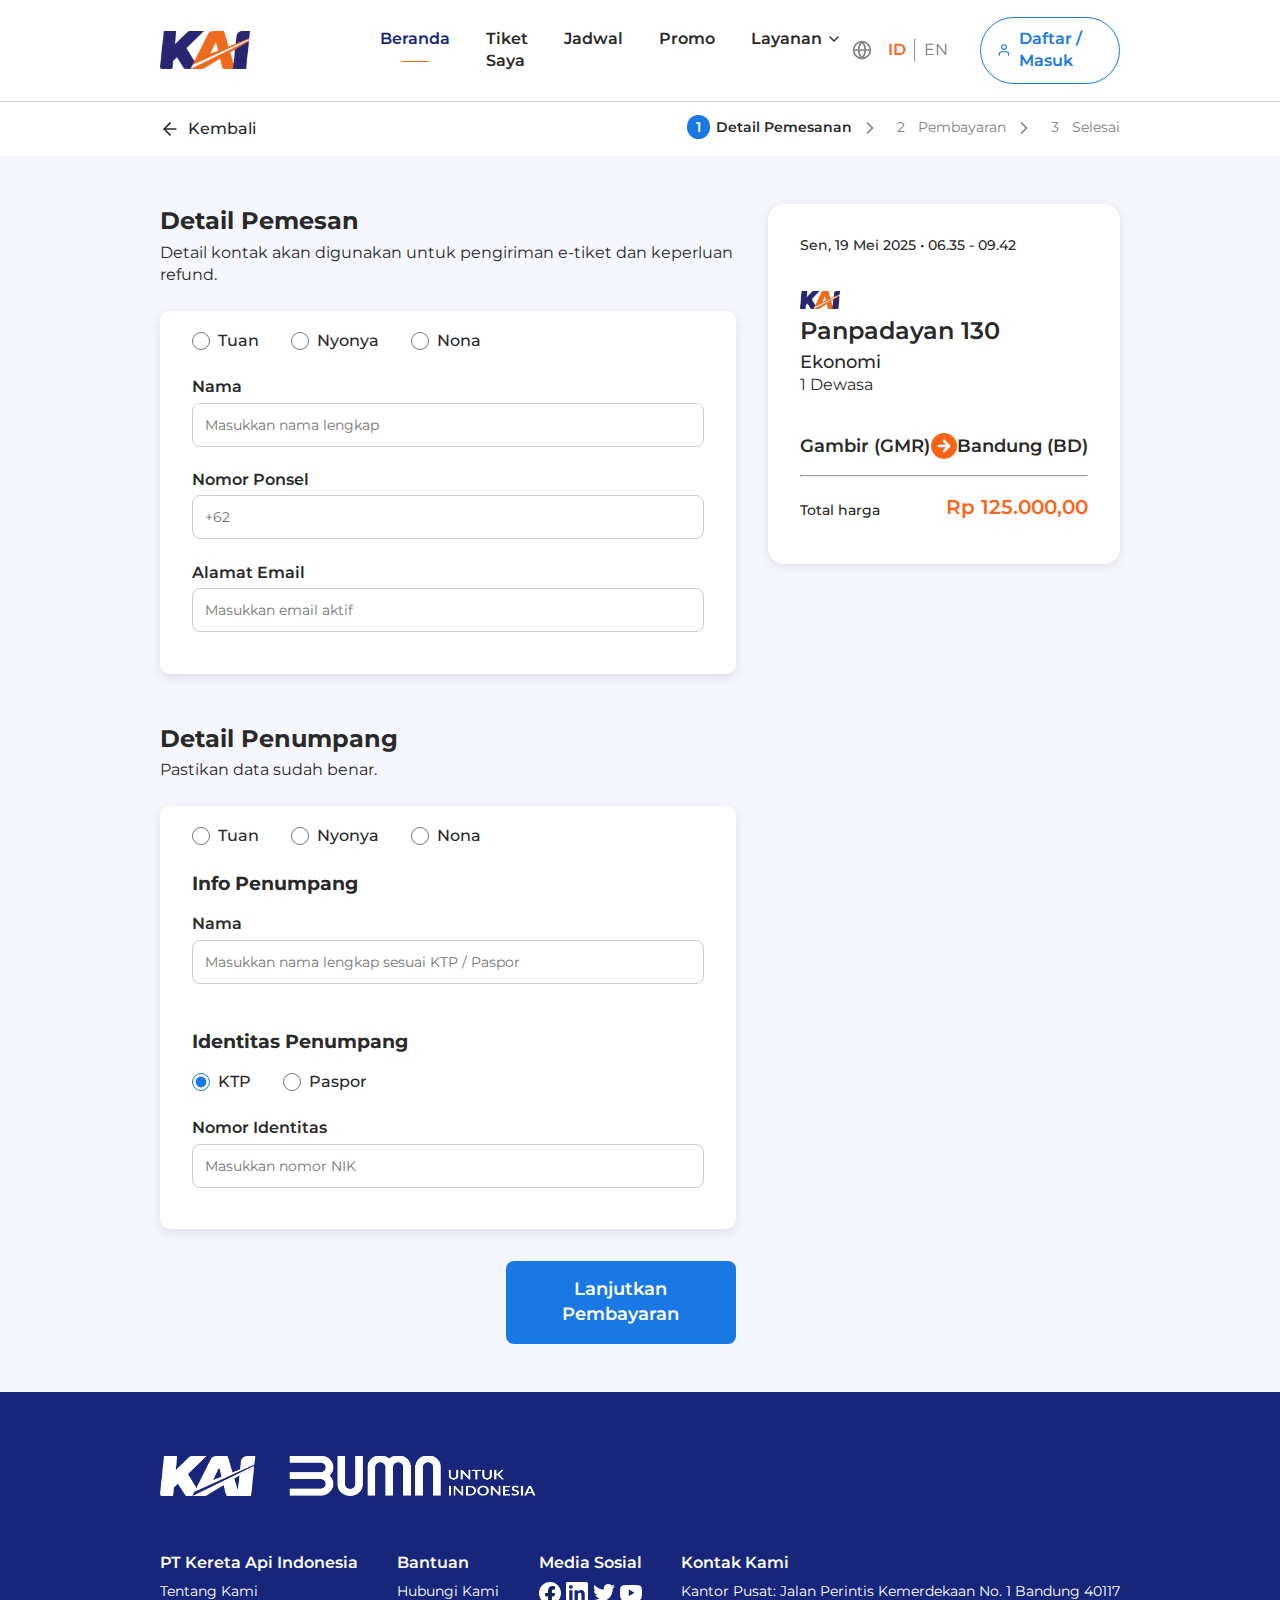
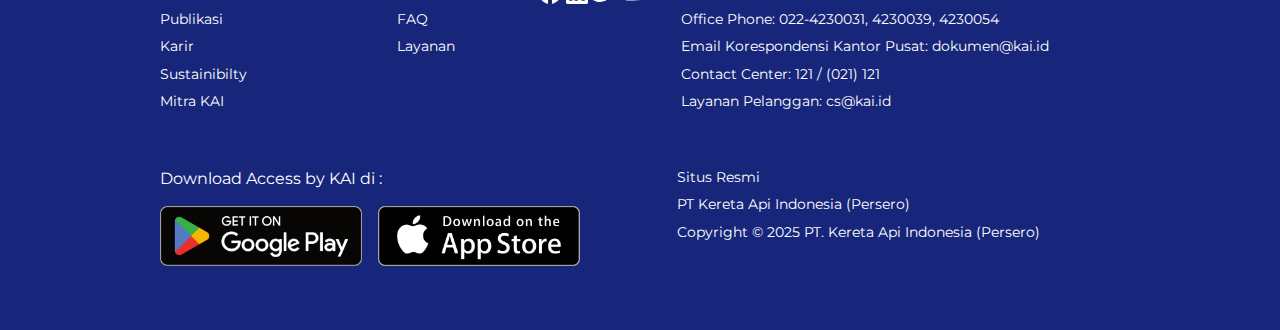
<file: html/pembayaran-1.html>
<!DOCTYPE html>
<html lang="en">
  <head>
    <meta charset="UTF-8" />
    <meta name="viewport" content="width=device-width, initial-scale=1.0" />
    <title>Pembayaran</title>

    <!-- Montserrat -->
    <link rel="preconnect" href="https://fonts.googleapis.com" />
    <link rel="preconnect" href="https://fonts.gstatic.com" crossorigin />
    <link
      href="https://fonts.googleapis.com/css2?family=Montserrat:ital,wght@0,100..900;1,100..900&display=swap"
      rel="stylesheet"
    />

    <link rel="stylesheet" href="../css/style-pembayaran-1.css" />
  </head>

  <body>
    <header>
      <div class="navbar-container">
        <nav>
          <div class="logo">
            <a href="index.html">
              <img src="../images/logo KAI.png" alt="Logo KAI"
            /></a>
          </div>
          <div>
            <ul class="nav-links">
              <li><a href="#" class="active">Beranda</a></li>
              <li><a href="#">Tiket Saya</a></li>
              <li><a href="#">Jadwal</a></li>
              <li><a href="#">Promo</a></li>
              <li>
                <a href="#"
                  >Layanan
                  <svg
                    xmlns="http://www.w3.org/2000/svg"
                    width="16"
                    height="16"
                    viewBox="0 0 24 24"
                    fill="none"
                    stroke="currentColor"
                    stroke-width="2"
                    stroke-linecap="round"
                    stroke-linejoin="round"
                    class="feather feather-chevron-down"
                  >
                    <polyline points="6 9 12 15 18 9"></polyline>
                  </svg>
                </a>
              </li>
            </ul>
          </div>

          <div class="nav-right">
            <div class="language">
              <svg
                xmlns="http://www.w3.org/2000/svg"
                width="20"
                height="20"
                viewBox="0 0 24 24"
                fill="none"
                stroke="gray"
                stroke-width="2"
                stroke-linecap="round"
                stroke-linejoin="round"
                class="feather feather-globe"
              >
                <circle cx="12" cy="12" r="10"></circle>
                <line x1="2" y1="12" x2="22" y2="12"></line>
                <path
                  d="M12 2a15.3 15.3 0 0 1 4 10 15.3 15.3 0 0 1-4 10 15.3 15.3 0 0 1-4-10 15.3 15.3 0 0 1 4-10z"
                ></path>
              </svg>
              <div class="langs">
                <a href="#" class="lang active">ID</a>
                <hr />
                <a href="#" class="lang">EN</a>
              </div>
            </div>

            <div class="cta-button">
              <a href="#" class="login-btn"
                ><svg
                  xmlns="http://www.w3.org/2000/svg"
                  width="20"
                  height="20"
                  viewBox="0 0 24 24"
                  fill="none"
                  stroke="currentColor"
                  stroke-width="2"
                  stroke-linecap="round"
                  stroke-linejoin="round"
                  class="feather feather-user"
                >
                  <path d="M20 21v-2a4 4 0 0 0-4-4H8a4 4 0 0 0-4 4v2"></path>
                  <circle cx="12" cy="7" r="4"></circle>
                </svg>
                Daftar / Masuk</a
              >
            </div>
          </div>
        </nav>
      </div>
    </header>

    <section id="top-information">
      <div class="return">
        <svg
          xmlns="http://www.w3.org/2000/svg"
          width="20"
          height="20"
          viewBox="0 0 24 24"
          fill="none"
          stroke="currentColor"
          stroke-width="2"
          stroke-linecap="round"
          stroke-linejoin="round"
          class="feather feather-arrow-left"
        >
          <line x1="19" y1="12" x2="5" y2="12"></line>
          <polyline points="12 19 5 12 12 5"></polyline>
        </svg>
        <a href="cari-tiket.html">Kembali</a>
      </div>

      <div class="instructions">
        <p class="done"><span class="number">1</span> Detail Pemesanan</p>
        <svg
          xmlns="http://www.w3.org/2000/svg"
          width="20"
          height="20"
          viewBox="0 0 24 24"
          fill="none"
          stroke="gray"
          stroke-width="2"
          stroke-linecap="round"
          stroke-linejoin="round"
          class="feather feather-chevron-right"
        >
          <polyline points="9 18 15 12 9 6"></polyline>
        </svg>
        <p><span class="number">2</span> Pembayaran</p>
        <svg
          xmlns="http://www.w3.org/2000/svg"
          width="20"
          height="20"
          viewBox="0 0 24 24"
          fill="none"
          stroke="gray"
          stroke-width="2"
          stroke-linecap="round"
          stroke-linejoin="round"
          class="feather feather-chevron-right"
        >
          <polyline points="9 18 15 12 9 6"></polyline>
        </svg>
        <p><span class="number">3</span> Selesai</p>
      </div>
    </section>

    <section id="personal-data">
      <div class="data-data">
        <div class="data-pemesan">
          <h2>Detail Pemesan</h2>
          <p>
            Detail kontak akan digunakan untuk pengiriman e-tiket dan keperluan
            refund.
          </p>
          <div class="form-container">
            <form action="" class="personal-form">
              <div class="title-type">
                <label class="title">
                  <input type="radio" name="title" required /> Tuan
                </label>
                <label class="title">
                  <input type="radio" name="title" /> Nyonya
                </label>
                <label class="title">
                  <input type="radio" name="title" /> Nona
                </label>
              </div>

              <div class="info-pemesan">
                <label for="nama">Nama</label><br />
                <input
                  type="text"
                  id="nama"
                  name="nama"
                  placeholder="Masukkan nama lengkap"
                  required
                /><br /><br />
                <label for="telp">Nomor Ponsel</label><br />
                <input
                  type="text"
                  id="telp"
                  name="telp"
                  placeholder="+62"
                  required
                /><br /><br />
                <label for="email">Alamat Email</label><br />
                <input
                  type="text"
                  id="email"
                  name="email"
                  placeholder="Masukkan email aktif"
                  required
                /><br /><br />
              </div>
            </form>
          </div>
        </div>

        <div class="data-penumpang">
          <h2>Detail Penumpang</h2>
          <p>Pastikan data sudah benar.</p>
          <div class="form-container">
            <form action="" class="personal-form">
              <div class="title-type">
                <label class="title">
                  <input type="radio" name="title" required /> Tuan
                </label>
                <label class="title">
                  <input type="radio" name="title" required /> Nyonya
                </label>
                <label class="title">
                  <input type="radio" name="title" required /> Nona
                </label>
              </div>

              <div class="info-pemesan">
                <h3>Info Penumpang</h3>
                <label for="nama">Nama</label><br />
                <input
                  type="text"
                  id="nama"
                  name="nama"
                  placeholder="Masukkan nama lengkap sesuai KTP / Paspor"
                  required
                /><br /><br /><br />

                <h3>Identitas Penumpang</h3>
                <div class="identity-type">
                  <label class="identity">
                    <input type="radio" name="identity" checked required /> KTP
                  </label>
                  <label class="title">
                    <input type="radio" name="identity" required /> Paspor
                  </label>
                </div>
                <label for="NIK">Nomor Identitas</label><br />
                <input
                  type="text"
                  id="NIK"
                  name="NIK"
                  placeholder="Masukkan nomor NIK"
                  required
                /><br /><br />
              </div>
            </form>
          </div>

          <a href="pembayaran-2.html" class="next-btn">Lanjutkan Pembayaran</a>
        </div>
      </div>

      <div class="ticket-info">
        <div class="berangkat">
          <p>Sen, 19 Mei 2025 • 06.35 - 09.42</p>
        </div>

        <div class="info-kereta">
          <img src="../images/logo KAI.png" alt="Logo KAI" />
          <p class="nama-kereta">Panpadayan 130 <br /><span>Ekonomi</span></p>
          <p class="penumpang">1 Dewasa</p>
        </div>

        <div class="kota">
          <p>Gambir (GMR)</p>
          <svg
            xmlns="http://www.w3.org/2000/svg"
            width="24"
            height="24"
            viewBox="0 0 24 24"
            fill="currentColor"
            class="icon icon-tabler icons-tabler-filled icon-tabler-circle-arrow-right"
          >
            <path stroke="none" d="M0 0h24v24H0z" fill="none" />
            <path
              d="M12 2l.324 .005a10 10 0 1 1 -.648 0l.324 -.005zm.613 5.21a1 1 0 0 0 -1.32 1.497l2.291 2.293h-5.584l-.117 .007a1 1 0 0 0 .117 1.993h5.584l-2.291 2.293l-.083 .094a1 1 0 0 0 1.497 1.32l4 -4l.073 -.082l.064 -.089l.062 -.113l.044 -.11l.03 -.112l.017 -.126l.003 -.075l-.007 -.118l-.029 -.148l-.035 -.105l-.054 -.113l-.071 -.111a1.008 1.008 0 0 0 -.097 -.112l-4 -4z"
            />
          </svg>
          <p>Bandung (BD)</p>
        </div>
        <hr />
        <div class="total-bayar">
          <p>Total harga</p>
          <p class="harga">Rp 125.000,00</p>
        </div>
      </div>
    </section>

    <section id="footer">
      <div class="footer-logo">
        <img src="../images/Logo KAI white.png" alt="" />
        <img src="../images/logo BUMN.png" alt="" />
      </div>
      <div class="footer-nav">
        <div class="footer-links">
          <h3 class="footer-links-headline">PT Kereta Api Indonesia</h3>
          <a href="#" class="footer-link">Tentang Kami</a>
          <a href="#" class="footer-link">Publikasi</a>
          <a href="#" class="footer-link">Karir</a>
          <a href="#" class="footer-link">Sustainibilty</a>
          <a href="#" class="footer-link">Mitra KAI</a>
        </div>
        <div class="footer-help">
          <h3 class="footer-links-headline">Bantuan</h3>
          <a href="#" class="footer-link">Hubungi Kami</a>
          <a href="#" class="footer-link">FAQ</a>
          <a href="#" class="footer-link">Layanan</a>
        </div>
        <div class="footer-sosmed">
          <h3 class="footer-links-headline">Media Sosial</h3>
          <div class="sosmed-apps">
            <svg
              xmlns="http://www.w3.org/2000/svg"
              width="256"
              height="256"
              viewBox="0 0 256 256"
            >
              <path
                fill="#fff"
                d="M256 128C256 57.308 198.692 0 128 0S0 57.308 0 128c0 63.888 46.808 116.843 108 126.445V165H75.5v-37H108V99.8c0-32.08 19.11-49.8 48.348-49.8C170.352 50 185 52.5 185 52.5V84h-16.14C152.959 84 148 93.867 148 103.99V128h35.5l-5.675 37H148v89.445c61.192-9.602 108-62.556 108-126.445"
              />
              <path
                fill="#0c2355"
                d="m177.825 165l5.675-37H148v-24.01C148 93.866 152.959 84 168.86 84H185V52.5S170.352 50 156.347 50C127.11 50 108 67.72 108 99.8V128H75.5v37H108v89.445A129 129 0 0 0 128 256a129 129 0 0 0 20-1.555V165z"
              />
            </svg>
            <svg
              xmlns="http://www.w3.org/2000/svg"
              width="256"
              height="256"
              viewBox="0 0 256 256"
            >
              <path
                fill="#fff"
                d="M218.123 218.127h-37.931v-59.403c0-14.165-.253-32.4-19.728-32.4c-19.756 0-22.779 15.434-22.779 31.369v60.43h-37.93V95.967h36.413v16.694h.51a39.91 39.91 0 0 1 35.928-19.733c38.445 0 45.533 25.288 45.533 58.186zM56.955 79.27c-12.157.002-22.014-9.852-22.016-22.009s9.851-22.014 22.008-22.016c12.157-.003 22.014 9.851 22.016 22.008A22.013 22.013 0 0 1 56.955 79.27m18.966 138.858H37.95V95.967h37.97zM237.033.018H18.89C8.58-.098.125 8.161-.001 18.471v219.053c.122 10.315 8.576 18.582 18.89 18.474h218.144c10.336.128 18.823-8.139 18.966-18.474V18.454c-.147-10.33-8.635-18.588-18.966-18.453"
              />
            </svg>
            <svg
              xmlns="http://www.w3.org/2000/svg"
              width="256"
              height="209"
              viewBox="0 0 256 209"
            >
              <path
                fill="#fff"
                d="M256 25.45a105 105 0 0 1-30.166 8.27c10.845-6.5 19.172-16.793 23.093-29.057a105.2 105.2 0 0 1-33.351 12.745C205.995 7.201 192.346.822 177.239.822c-29.006 0-52.523 23.516-52.523 52.52c0 4.117.465 8.125 1.36 11.97c-43.65-2.191-82.35-23.1-108.255-54.876c-4.52 7.757-7.11 16.78-7.11 26.404c0 18.222 9.273 34.297 23.365 43.716a52.3 52.3 0 0 1-23.79-6.57q-.004.33-.003.661c0 25.447 18.104 46.675 42.13 51.5a52.6 52.6 0 0 1-23.718.9c6.683 20.866 26.08 36.05 49.062 36.475c-17.975 14.086-40.622 22.483-65.228 22.483c-4.24 0-8.42-.249-12.529-.734c23.243 14.902 50.85 23.597 80.51 23.597c96.607 0 149.434-80.031 149.434-149.435q0-3.417-.152-6.795A106.8 106.8 0 0 0 256 25.45"
              />
            </svg>
            <svg
              xmlns="http://www.w3.org/2000/svg"
              width="256"
              height="180"
              viewBox="0 0 256 180"
            >
              <path
                fill="#fff"
                d="M250.346 28.075A32.18 32.18 0 0 0 227.69 5.418C207.824 0 127.87 0 127.87 0S47.912.164 28.046 5.582A32.18 32.18 0 0 0 5.39 28.24c-6.009 35.298-8.34 89.084.165 122.97a32.18 32.18 0 0 0 22.656 22.657c19.866 5.418 99.822 5.418 99.822 5.418s79.955 0 99.82-5.418a32.18 32.18 0 0 0 22.657-22.657c6.338-35.348 8.291-89.1-.164-123.134"
              />
              <path
                fill="#0c2355"
                d="m102.421 128.06l66.328-38.418l-66.328-38.418z"
              />
            </svg>
          </div>
        </div>
        <div class="footer-contacts">
          <p class="footer-links-headline">Kontak Kami</p>
          <p class="footer-text">
            Kantor Pusat: Jalan Perintis Kemerdekaan No. 1 Bandung 40117
          </p>
          <p class="footer-text">Office Phone: 022-4230031, 4230039, 4230054</p>
          <p class="footer-text">
            Email Korespondensi Kantor Pusat: dokumen@kai.id
          </p>
          <p class="footer-text">Contact Center: 121 / (021) 121</p>
          <p class="footer-text">Layanan Pelanggan: cs@kai.id</p>
        </div>
      </div>
      <div class="footer-bottom">
        <div class="footer-app">
          <p class="footer-text">Download Access by KAI di :</p>
          <div class="app-logo">
            <img src="../images/play-store.png" alt="" />
            <img src="../images/app-store.webp" alt="" />
          </div>
        </div>
        <div class="footer-desc">
          <p class="footer-text">Situs Resmi</p>
          <p class="footer-text">PT Kereta Api Indonesia (Persero)</p>
          <p class="footer-text">
            Copyright © 2025 PT. Kereta Api Indonesia (Persero)
          </p>
        </div>
      </div>
    </section>
  </body>
</html>
</file>
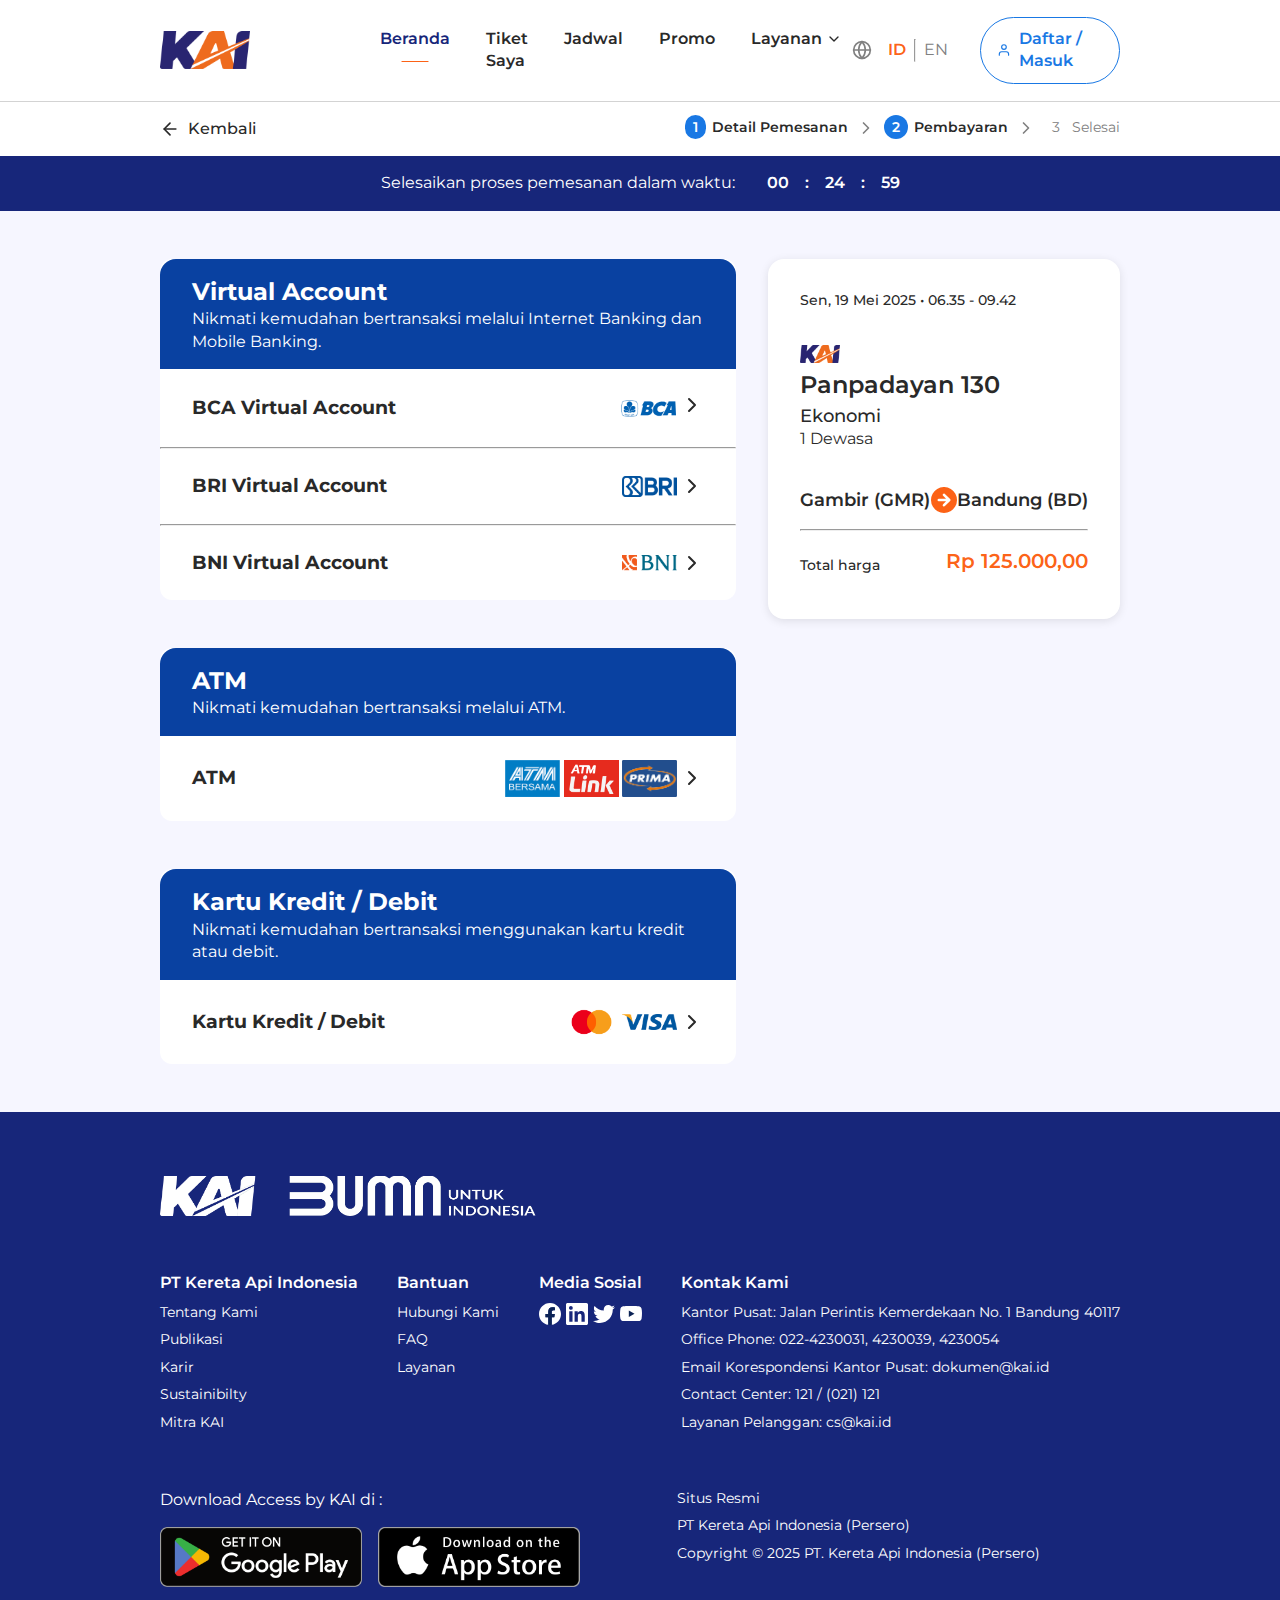
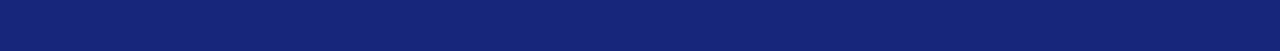
<file: html/pembayaran-2.html>
<!DOCTYPE html>
<html lang="en">
  <head>
    <meta charset="UTF-8" />
    <meta name="viewport" content="width=device-width, initial-scale=1.0" />
    <title>Pembayaran</title>

    <!-- Montserrat -->
    <link rel="preconnect" href="https://fonts.googleapis.com" />
    <link rel="preconnect" href="https://fonts.gstatic.com" crossorigin />
    <link
      href="https://fonts.googleapis.com/css2?family=Montserrat:ital,wght@0,100..900;1,100..900&display=swap"
      rel="stylesheet"
    />

    <link rel="stylesheet" href="../css/style-pembayaran-2.css" />
  </head>

  <body>
    <header>
      <div class="navbar-container">
        <nav>
          <a href="index.html">
            <div class="logo">
              <img src="../images/logo KAI.png" alt="Logo KAI" /></div
          ></a>
          <div>
            <ul class="nav-links">
              <li><a href="index.html" class="active">Beranda</a></li>
              <li><a href="tiket-saya.html">Tiket Saya</a></li>
              <li><a href="#">Jadwal</a></li>
              <li><a href="#">Promo</a></li>
              <li>
                <a href="#"
                  >Layanan
                  <svg
                    xmlns="http://www.w3.org/2000/svg"
                    width="16"
                    height="16"
                    viewBox="0 0 24 24"
                    fill="none"
                    stroke="currentColor"
                    stroke-width="2"
                    stroke-linecap="round"
                    stroke-linejoin="round"
                    class="feather feather-chevron-down"
                  >
                    <polyline points="6 9 12 15 18 9"></polyline>
                  </svg>
                </a>
              </li>
            </ul>
          </div>

          <div class="nav-right">
            <div class="language">
              <svg
                xmlns="http://www.w3.org/2000/svg"
                width="20"
                height="20"
                viewBox="0 0 24 24"
                fill="none"
                stroke="gray"
                stroke-width="2"
                stroke-linecap="round"
                stroke-linejoin="round"
                class="feather feather-globe"
              >
                <circle cx="12" cy="12" r="10"></circle>
                <line x1="2" y1="12" x2="22" y2="12"></line>
                <path
                  d="M12 2a15.3 15.3 0 0 1 4 10 15.3 15.3 0 0 1-4 10 15.3 15.3 0 0 1-4-10 15.3 15.3 0 0 1 4-10z"
                ></path>
              </svg>
              <div class="langs">
                <a href="#" class="lang active">ID</a>
                <hr />
                <a href="#" class="lang">EN</a>
              </div>
            </div>

            <div class="cta-button">
              <a href="#" class="login-btn"
                ><svg
                  xmlns="http://www.w3.org/2000/svg"
                  width="20"
                  height="20"
                  viewBox="0 0 24 24"
                  fill="none"
                  stroke="currentColor"
                  stroke-width="2"
                  stroke-linecap="round"
                  stroke-linejoin="round"
                  class="feather feather-user"
                >
                  <path d="M20 21v-2a4 4 0 0 0-4-4H8a4 4 0 0 0-4 4v2"></path>
                  <circle cx="12" cy="7" r="4"></circle>
                </svg>
                Daftar / Masuk</a
              >
            </div>
          </div>
        </nav>
      </div>
    </header>

    <section id="top-information">
      <div class="return">
        <svg
          xmlns="http://www.w3.org/2000/svg"
          width="20"
          height="20"
          viewBox="0 0 24 24"
          fill="none"
          stroke="currentColor"
          stroke-width="2"
          stroke-linecap="round"
          stroke-linejoin="round"
          class="feather feather-arrow-left"
        >
          <line x1="19" y1="12" x2="5" y2="12"></line>
          <polyline points="12 19 5 12 12 5"></polyline>
        </svg>
        <a href="pembayaran-1.html">Kembali</a>
      </div>

      <div class="instructions">
        <p class="done"><span class="number">1</span> Detail Pemesanan</p>
        <svg
          xmlns="http://www.w3.org/2000/svg"
          width="20"
          height="20"
          viewBox="0 0 24 24"
          fill="none"
          stroke="gray"
          stroke-width="2"
          stroke-linecap="round"
          stroke-linejoin="round"
          class="feather feather-chevron-right"
        >
          <polyline points="9 18 15 12 9 6"></polyline>
        </svg>
        <p class="done"><span class="number">2</span> Pembayaran</p>
        <svg
          xmlns="http://www.w3.org/2000/svg"
          width="20"
          height="20"
          viewBox="0 0 24 24"
          fill="none"
          stroke="gray"
          stroke-width="2"
          stroke-linecap="round"
          stroke-linejoin="round"
          class="feather feather-chevron-right"
        >
          <polyline points="9 18 15 12 9 6"></polyline>
        </svg>
        <p><span class="number">3</span> Selesai</p>
      </div>
    </section>

    <section id="timer-box">
      <div class="timer-wrapper">
        <p>Selesaikan proses pemesanan dalam waktu:</p>
        <div class="timer">
          <div class="time-left">
            <p>00</p>
          </div>
          <p>:</p>
          <div class="time-left">
            <p>24</p>
          </div>
          <p>:</p>
          <div class="time-left">
            <p>59</p>
          </div>
        </div>
      </div>
    </section>

    <section id="personal-data">
      <div class="metode-pembayaran">
        <div class="type-of-account">
          <div class="method">
            <h2>Virtual Account</h2>
            <p>
              Nikmati kemudahan bertransaksi melalui Internet Banking dan Mobile
              Banking.
            </p>
          </div>

          <div class="account-type">
            <h3>BCA Virtual Account</h3>
            <div class="payment-name">
              <a href="pembayaran-3.html"
                ><img src="../images/logo BCA.png" alt="" />
                <svg
                  xmlns="http://www.w3.org/2000/svg"
                  width="24"
                  height="24"
                  viewBox="0 0 24 24"
                  fill="none"
                  stroke="currentColor"
                  stroke-width="2"
                  stroke-linecap="round"
                  stroke-linejoin="round"
                  class="feather feather-chevron-right"
                >
                  <polyline points="9 18 15 12 9 6"></polyline>
                </svg>
              </a>
            </div>
          </div>
          <hr />
          <div class="account-type">
            <h3>BRI Virtual Account</h3>
            <div class="payment-name">
              <img src="../images/logo BRI.png" alt="" />
              <svg
                xmlns="http://www.w3.org/2000/svg"
                width="24"
                height="24"
                viewBox="0 0 24 24"
                fill="none"
                stroke="currentColor"
                stroke-width="2"
                stroke-linecap="round"
                stroke-linejoin="round"
                class="feather feather-chevron-right"
              >
                <polyline points="9 18 15 12 9 6"></polyline>
              </svg>
            </div>
          </div>
          <hr />
          <div class="account-type">
            <h3>BNI Virtual Account</h3>
            <div class="payment-name">
              <img src="../images/logo BNI.png" alt="" />
              <svg
                xmlns="http://www.w3.org/2000/svg"
                width="24"
                height="24"
                viewBox="0 0 24 24"
                fill="none"
                stroke="currentColor"
                stroke-width="2"
                stroke-linecap="round"
                stroke-linejoin="round"
                class="feather feather-chevron-right"
              >
                <polyline points="9 18 15 12 9 6"></polyline>
              </svg>
            </div>
          </div>
        </div>

        <div class="type-of-account">
          <div class="method">
            <h2>ATM</h2>
            <p>Nikmati kemudahan bertransaksi melalui ATM.</p>
          </div>

          <div class="account-type">
            <h3>ATM</h3>
            <div class="payment-name">
              <img src="../images/Logo ATM Bersama.png" alt="" />
              <img src="../images/Logo ATM Link.png" alt="" />
              <img src="../images/Logo ATM Prima.png" alt="" />
              <svg
                xmlns="http://www.w3.org/2000/svg"
                width="24"
                height="24"
                viewBox="0 0 24 24"
                fill="none"
                stroke="currentColor"
                stroke-width="2"
                stroke-linecap="round"
                stroke-linejoin="round"
                class="feather feather-chevron-right"
              >
                <polyline points="9 18 15 12 9 6"></polyline>
              </svg>
            </div>
          </div>
        </div>

        <div class="type-of-account">
          <div class="method">
            <h2>Kartu Kredit / Debit</h2>
            <p>
              Nikmati kemudahan bertransaksi menggunakan kartu kredit atau
              debit.
            </p>
          </div>

          <div class="account-type">
            <h3>Kartu Kredit / Debit</h3>
            <div class="payment-name">
              <img src="../images/Logo Mastercard.png" alt="" />
              <img src="../images/Logo Visa.png" alt="" />
              <svg
                xmlns="http://www.w3.org/2000/svg"
                width="24"
                height="24"
                viewBox="0 0 24 24"
                fill="none"
                stroke="currentColor"
                stroke-width="2"
                stroke-linecap="round"
                stroke-linejoin="round"
                class="feather feather-chevron-right"
              >
                <polyline points="9 18 15 12 9 6"></polyline>
              </svg>
            </div>
          </div>
        </div>
      </div>

      <div class="ticket-info">
        <div class="berangkat">
          <p>Sen, 19 Mei 2025 • 06.35 - 09.42</p>
        </div>

        <div class="info-kereta">
          <img src="../images/logo KAI.png" alt="Logo KAI" />
          <p class="nama-kereta">Panpadayan 130 <br /><span>Ekonomi</span></p>
          <p class="penumpang">1 Dewasa</p>
        </div>

        <div class="kota">
          <p>Gambir (GMR)</p>
          <svg
            xmlns="http://www.w3.org/2000/svg"
            width="24"
            height="24"
            viewBox="0 0 24 24"
            fill="currentColor"
            class="icon icon-tabler icons-tabler-filled icon-tabler-circle-arrow-right"
          >
            <path stroke="none" d="M0 0h24v24H0z" fill="none" />
            <path
              d="M12 2l.324 .005a10 10 0 1 1 -.648 0l.324 -.005zm.613 5.21a1 1 0 0 0 -1.32 1.497l2.291 2.293h-5.584l-.117 .007a1 1 0 0 0 .117 1.993h5.584l-2.291 2.293l-.083 .094a1 1 0 0 0 1.497 1.32l4 -4l.073 -.082l.064 -.089l.062 -.113l.044 -.11l.03 -.112l.017 -.126l.003 -.075l-.007 -.118l-.029 -.148l-.035 -.105l-.054 -.113l-.071 -.111a1.008 1.008 0 0 0 -.097 -.112l-4 -4z"
            />
          </svg>
          <p>Bandung (BD)</p>
        </div>
        <hr />
        <div class="total-bayar">
          <p>Total harga</p>
          <p class="harga">Rp 125.000,00</p>
        </div>
      </div>
    </section>

    <section id="footer">
      <div class="footer-logo">
        <img src="../images/Logo KAI white.png" alt="" />
        <img src="../images/logo BUMN.png" alt="" />
      </div>
      <div class="footer-nav">
        <div class="footer-links">
          <h3 class="footer-links-headline">PT Kereta Api Indonesia</h3>
          <a href="#" class="footer-link">Tentang Kami</a>
          <a href="#" class="footer-link">Publikasi</a>
          <a href="#" class="footer-link">Karir</a>
          <a href="#" class="footer-link">Sustainibilty</a>
          <a href="#" class="footer-link">Mitra KAI</a>
        </div>
        <div class="footer-help">
          <h3 class="footer-links-headline">Bantuan</h3>
          <a href="#" class="footer-link">Hubungi Kami</a>
          <a href="#" class="footer-link">FAQ</a>
          <a href="#" class="footer-link">Layanan</a>
        </div>
        <div class="footer-sosmed">
          <h3 class="footer-links-headline">Media Sosial</h3>
          <div class="sosmed-apps">
            <svg
              xmlns="http://www.w3.org/2000/svg"
              width="256"
              height="256"
              viewBox="0 0 256 256"
            >
              <path
                fill="#fff"
                d="M256 128C256 57.308 198.692 0 128 0S0 57.308 0 128c0 63.888 46.808 116.843 108 126.445V165H75.5v-37H108V99.8c0-32.08 19.11-49.8 48.348-49.8C170.352 50 185 52.5 185 52.5V84h-16.14C152.959 84 148 93.867 148 103.99V128h35.5l-5.675 37H148v89.445c61.192-9.602 108-62.556 108-126.445"
              />
              <path
                fill="#0c2355"
                d="m177.825 165l5.675-37H148v-24.01C148 93.866 152.959 84 168.86 84H185V52.5S170.352 50 156.347 50C127.11 50 108 67.72 108 99.8V128H75.5v37H108v89.445A129 129 0 0 0 128 256a129 129 0 0 0 20-1.555V165z"
              />
            </svg>
            <svg
              xmlns="http://www.w3.org/2000/svg"
              width="256"
              height="256"
              viewBox="0 0 256 256"
            >
              <path
                fill="#fff"
                d="M218.123 218.127h-37.931v-59.403c0-14.165-.253-32.4-19.728-32.4c-19.756 0-22.779 15.434-22.779 31.369v60.43h-37.93V95.967h36.413v16.694h.51a39.91 39.91 0 0 1 35.928-19.733c38.445 0 45.533 25.288 45.533 58.186zM56.955 79.27c-12.157.002-22.014-9.852-22.016-22.009s9.851-22.014 22.008-22.016c12.157-.003 22.014 9.851 22.016 22.008A22.013 22.013 0 0 1 56.955 79.27m18.966 138.858H37.95V95.967h37.97zM237.033.018H18.89C8.58-.098.125 8.161-.001 18.471v219.053c.122 10.315 8.576 18.582 18.89 18.474h218.144c10.336.128 18.823-8.139 18.966-18.474V18.454c-.147-10.33-8.635-18.588-18.966-18.453"
              />
            </svg>
            <svg
              xmlns="http://www.w3.org/2000/svg"
              width="256"
              height="209"
              viewBox="0 0 256 209"
            >
              <path
                fill="#fff"
                d="M256 25.45a105 105 0 0 1-30.166 8.27c10.845-6.5 19.172-16.793 23.093-29.057a105.2 105.2 0 0 1-33.351 12.745C205.995 7.201 192.346.822 177.239.822c-29.006 0-52.523 23.516-52.523 52.52c0 4.117.465 8.125 1.36 11.97c-43.65-2.191-82.35-23.1-108.255-54.876c-4.52 7.757-7.11 16.78-7.11 26.404c0 18.222 9.273 34.297 23.365 43.716a52.3 52.3 0 0 1-23.79-6.57q-.004.33-.003.661c0 25.447 18.104 46.675 42.13 51.5a52.6 52.6 0 0 1-23.718.9c6.683 20.866 26.08 36.05 49.062 36.475c-17.975 14.086-40.622 22.483-65.228 22.483c-4.24 0-8.42-.249-12.529-.734c23.243 14.902 50.85 23.597 80.51 23.597c96.607 0 149.434-80.031 149.434-149.435q0-3.417-.152-6.795A106.8 106.8 0 0 0 256 25.45"
              />
            </svg>
            <svg
              xmlns="http://www.w3.org/2000/svg"
              width="256"
              height="180"
              viewBox="0 0 256 180"
            >
              <path
                fill="#fff"
                d="M250.346 28.075A32.18 32.18 0 0 0 227.69 5.418C207.824 0 127.87 0 127.87 0S47.912.164 28.046 5.582A32.18 32.18 0 0 0 5.39 28.24c-6.009 35.298-8.34 89.084.165 122.97a32.18 32.18 0 0 0 22.656 22.657c19.866 5.418 99.822 5.418 99.822 5.418s79.955 0 99.82-5.418a32.18 32.18 0 0 0 22.657-22.657c6.338-35.348 8.291-89.1-.164-123.134"
              />
              <path
                fill="#0c2355"
                d="m102.421 128.06l66.328-38.418l-66.328-38.418z"
              />
            </svg>
          </div>
        </div>
        <div class="footer-contacts">
          <p class="footer-links-headline">Kontak Kami</p>
          <p class="footer-text">
            Kantor Pusat: Jalan Perintis Kemerdekaan No. 1 Bandung 40117
          </p>
          <p class="footer-text">Office Phone: 022-4230031, 4230039, 4230054</p>
          <p class="footer-text">
            Email Korespondensi Kantor Pusat: dokumen@kai.id
          </p>
          <p class="footer-text">Contact Center: 121 / (021) 121</p>
          <p class="footer-text">Layanan Pelanggan: cs@kai.id</p>
        </div>
      </div>
      <div class="footer-bottom">
        <div class="footer-app">
          <p class="footer-text">Download Access by KAI di :</p>
          <div class="app-logo">
            <img src="../images/play-store.png" alt="" />
            <img src="../images/app-store.webp" alt="" />
          </div>
        </div>
        <div class="footer-desc">
          <p class="footer-text">Situs Resmi</p>
          <p class="footer-text">PT Kereta Api Indonesia (Persero)</p>
          <p class="footer-text">
            Copyright © 2025 PT. Kereta Api Indonesia (Persero)
          </p>
        </div>
      </div>
    </section>
  </body>
</html>
</file>
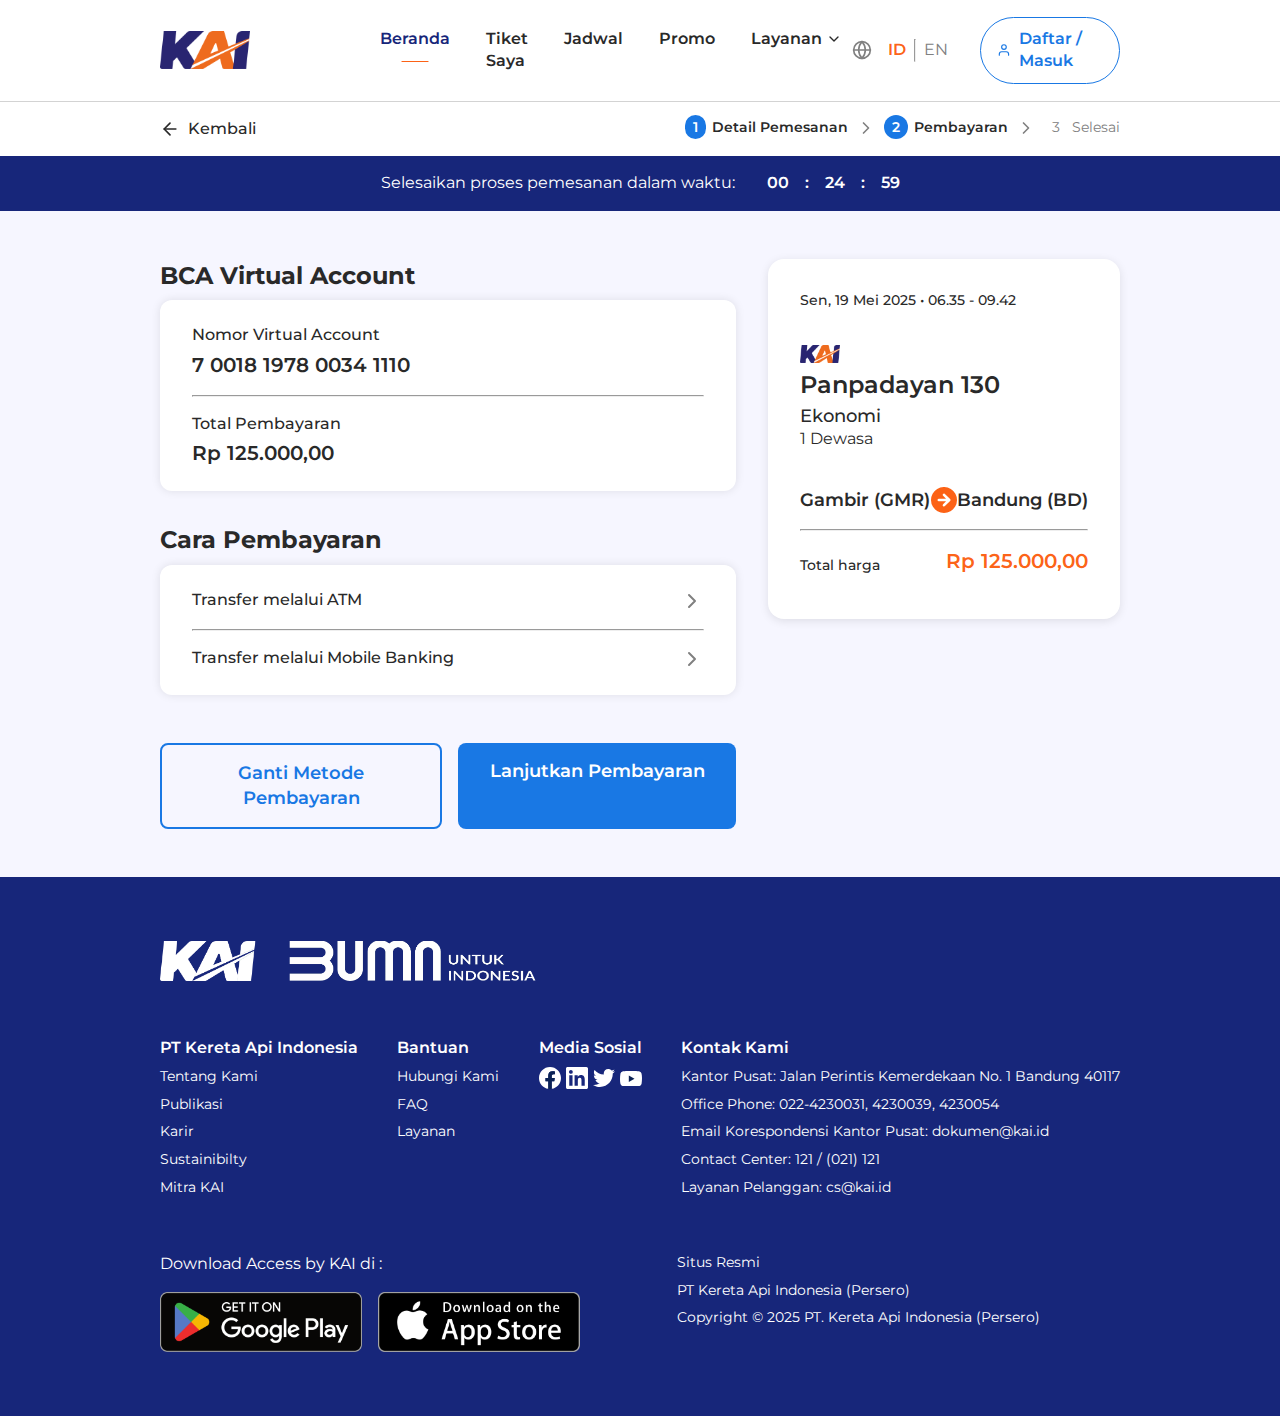
<file: html/pembayaran-3.html>
<!DOCTYPE html>
<html lang="en">
  <head>
    <meta charset="UTF-8" />
    <meta name="viewport" content="width=device-width, initial-scale=1.0" />
    <title>Pembayaran</title>

    <!-- Montserrat -->
    <link rel="preconnect" href="https://fonts.googleapis.com" />
    <link rel="preconnect" href="https://fonts.gstatic.com" crossorigin />
    <link
      href="https://fonts.googleapis.com/css2?family=Montserrat:ital,wght@0,100..900;1,100..900&display=swap"
      rel="stylesheet"
    />

    <link rel="stylesheet" href="../css/style-pembayaran-3.css" />
  </head>

  <body>
    <header>
      <div class="navbar-container">
        <nav>
          <a href="index.html">
            <div class="logo">
              <img src="../images/logo KAI.png" alt="Logo KAI" /></div
          ></a>
          <div>
            <ul class="nav-links">
              <li><a href="index.html" class="active">Beranda</a></li>
              <li><a href="tiket-saya.html">Tiket Saya</a></li>
              <li><a href="#">Jadwal</a></li>
              <li><a href="#">Promo</a></li>
              <li>
                <a href="#"
                  >Layanan
                  <svg
                    xmlns="http://www.w3.org/2000/svg"
                    width="16"
                    height="16"
                    viewBox="0 0 24 24"
                    fill="none"
                    stroke="currentColor"
                    stroke-width="2"
                    stroke-linecap="round"
                    stroke-linejoin="round"
                    class="feather feather-chevron-down"
                  >
                    <polyline points="6 9 12 15 18 9"></polyline>
                  </svg>
                </a>
              </li>
            </ul>
          </div>

          <div class="nav-right">
            <div class="language">
              <svg
                xmlns="http://www.w3.org/2000/svg"
                width="20"
                height="20"
                viewBox="0 0 24 24"
                fill="none"
                stroke="gray"
                stroke-width="2"
                stroke-linecap="round"
                stroke-linejoin="round"
                class="feather feather-globe"
              >
                <circle cx="12" cy="12" r="10"></circle>
                <line x1="2" y1="12" x2="22" y2="12"></line>
                <path
                  d="M12 2a15.3 15.3 0 0 1 4 10 15.3 15.3 0 0 1-4 10 15.3 15.3 0 0 1-4-10 15.3 15.3 0 0 1 4-10z"
                ></path>
              </svg>
              <div class="langs">
                <a href="#" class="lang active">ID</a>
                <hr />
                <a href="#" class="lang">EN</a>
              </div>
            </div>

            <div class="cta-button">
              <a href="#" class="login-btn"
                ><svg
                  xmlns="http://www.w3.org/2000/svg"
                  width="20"
                  height="20"
                  viewBox="0 0 24 24"
                  fill="none"
                  stroke="currentColor"
                  stroke-width="2"
                  stroke-linecap="round"
                  stroke-linejoin="round"
                  class="feather feather-user"
                >
                  <path d="M20 21v-2a4 4 0 0 0-4-4H8a4 4 0 0 0-4 4v2"></path>
                  <circle cx="12" cy="7" r="4"></circle>
                </svg>
                Daftar / Masuk</a
              >
            </div>
          </div>
        </nav>
      </div>
    </header>

    <section id="top-information">
      <div class="return">
        <svg
          xmlns="http://www.w3.org/2000/svg"
          width="20"
          height="20"
          viewBox="0 0 24 24"
          fill="none"
          stroke="currentColor"
          stroke-width="2"
          stroke-linecap="round"
          stroke-linejoin="round"
          class="feather feather-arrow-left"
        >
          <line x1="19" y1="12" x2="5" y2="12"></line>
          <polyline points="12 19 5 12 12 5"></polyline>
        </svg>
        <a href="pembayaran-2.html">Kembali</a>
      </div>

      <div class="instructions">
        <p class="done"><span class="number">1</span> Detail Pemesanan</p>
        <svg
          xmlns="http://www.w3.org/2000/svg"
          width="20"
          height="20"
          viewBox="0 0 24 24"
          fill="none"
          stroke="gray"
          stroke-width="2"
          stroke-linecap="round"
          stroke-linejoin="round"
          class="feather feather-chevron-right"
        >
          <polyline points="9 18 15 12 9 6"></polyline>
        </svg>
        <p class="done"><span class="number">2</span> Pembayaran</p>
        <svg
          xmlns="http://www.w3.org/2000/svg"
          width="20"
          height="20"
          viewBox="0 0 24 24"
          fill="none"
          stroke="gray"
          stroke-width="2"
          stroke-linecap="round"
          stroke-linejoin="round"
          class="feather feather-chevron-right"
        >
          <polyline points="9 18 15 12 9 6"></polyline>
        </svg>
        <p><span class="number">3</span> Selesai</p>
      </div>
    </section>

    <section id="timer-box">
      <div class="timer-wrapper">
        <p>Selesaikan proses pemesanan dalam waktu:</p>
        <div class="timer">
          <div class="time-left">
            <p>00</p>
          </div>
          <p>:</p>
          <div class="time-left">
            <p>24</p>
          </div>
          <p>:</p>
          <div class="time-left">
            <p>59</p>
          </div>
        </div>
      </div>
    </section>

    <section id="personal-data">
      <div class="purchase">
        <div class="purchase-info">
          <h2>BCA Virtual Account</h2>
          <div class="info-container">
            <div class="info-1">
              <p>Nomor Virtual Account</p>
              <h3>7 0018 1978 0034 1110</h3>
            </div>
            <hr />
            <div class="info-1">
              <p>Total Pembayaran</p>
              <h3>Rp 125.000,00</h3>
            </div>
          </div>
        </div>

        <div class="purchase-info">
          <h2>Cara Pembayaran</h2>
          <div class="info-container">
            <div class="info-2">
              <p>Transfer melalui ATM</p>
              <svg
                xmlns="http://www.w3.org/2000/svg"
                width="24"
                height="24"
                viewBox="0 0 24 24"
                fill="none"
                stroke="gray"
                stroke-width="2"
                stroke-linecap="round"
                stroke-linejoin="round"
                class="feather feather-chevron-right"
              >
                <polyline points="9 18 15 12 9 6"></polyline>
              </svg>
            </div>
            <hr />
            <div class="info-2">
              <p>Transfer melalui Mobile Banking</p>
              <svg
                xmlns="http://www.w3.org/2000/svg"
                width="24"
                height="24"
                viewBox="0 0 24 24"
                fill="none"
                stroke="gray"
                stroke-width="2"
                stroke-linecap="round"
                stroke-linejoin="round"
                class="feather feather-chevron-right"
              >
                <polyline points="9 18 15 12 9 6"></polyline>
              </svg>
            </div>
          </div>
        </div>

        <div class="buttons">
          <a href="pembayaran-2.html" class="prev">Ganti Metode Pembayaran</a>
          <a href="pembayaran-4.html" class="next">Lanjutkan Pembayaran</a>
        </div>
      </div>

      <div class="ticket-info">
        <div class="berangkat">
          <p>Sen, 19 Mei 2025 • 06.35 - 09.42</p>
        </div>

        <div class="info-kereta">
          <img src="../images/logo KAI.png" alt="Logo KAI" />
          <p class="nama-kereta">Panpadayan 130 <br /><span>Ekonomi</span></p>
          <p class="penumpang">1 Dewasa</p>
        </div>

        <div class="kota">
          <p>Gambir (GMR)</p>
          <svg
            xmlns="http://www.w3.org/2000/svg"
            width="24"
            height="24"
            viewBox="0 0 24 24"
            fill="currentColor"
            class="icon icon-tabler icons-tabler-filled icon-tabler-circle-arrow-right"
          >
            <path stroke="none" d="M0 0h24v24H0z" fill="none" />
            <path
              d="M12 2l.324 .005a10 10 0 1 1 -.648 0l.324 -.005zm.613 5.21a1 1 0 0 0 -1.32 1.497l2.291 2.293h-5.584l-.117 .007a1 1 0 0 0 .117 1.993h5.584l-2.291 2.293l-.083 .094a1 1 0 0 0 1.497 1.32l4 -4l.073 -.082l.064 -.089l.062 -.113l.044 -.11l.03 -.112l.017 -.126l.003 -.075l-.007 -.118l-.029 -.148l-.035 -.105l-.054 -.113l-.071 -.111a1.008 1.008 0 0 0 -.097 -.112l-4 -4z"
            />
          </svg>
          <p>Bandung (BD)</p>
        </div>
        <hr />
        <div class="total-bayar">
          <p>Total harga</p>
          <p class="harga">Rp 125.000,00</p>
        </div>
      </div>
    </section>

    <section id="footer">
      <div class="footer-logo">
        <img src="../images/Logo KAI white.png" alt="" />
        <img src="../images/logo BUMN.png" alt="" />
      </div>
      <div class="footer-nav">
        <div class="footer-links">
          <h3 class="footer-links-headline">PT Kereta Api Indonesia</h3>
          <a href="#" class="footer-link">Tentang Kami</a>
          <a href="#" class="footer-link">Publikasi</a>
          <a href="#" class="footer-link">Karir</a>
          <a href="#" class="footer-link">Sustainibilty</a>
          <a href="#" class="footer-link">Mitra KAI</a>
        </div>
        <div class="footer-help">
          <h3 class="footer-links-headline">Bantuan</h3>
          <a href="#" class="footer-link">Hubungi Kami</a>
          <a href="#" class="footer-link">FAQ</a>
          <a href="#" class="footer-link">Layanan</a>
        </div>
        <div class="footer-sosmed">
          <h3 class="footer-links-headline">Media Sosial</h3>
          <div class="sosmed-apps">
            <svg
              xmlns="http://www.w3.org/2000/svg"
              width="256"
              height="256"
              viewBox="0 0 256 256"
            >
              <path
                fill="#fff"
                d="M256 128C256 57.308 198.692 0 128 0S0 57.308 0 128c0 63.888 46.808 116.843 108 126.445V165H75.5v-37H108V99.8c0-32.08 19.11-49.8 48.348-49.8C170.352 50 185 52.5 185 52.5V84h-16.14C152.959 84 148 93.867 148 103.99V128h35.5l-5.675 37H148v89.445c61.192-9.602 108-62.556 108-126.445"
              />
              <path
                fill="#0c2355"
                d="m177.825 165l5.675-37H148v-24.01C148 93.866 152.959 84 168.86 84H185V52.5S170.352 50 156.347 50C127.11 50 108 67.72 108 99.8V128H75.5v37H108v89.445A129 129 0 0 0 128 256a129 129 0 0 0 20-1.555V165z"
              />
            </svg>
            <svg
              xmlns="http://www.w3.org/2000/svg"
              width="256"
              height="256"
              viewBox="0 0 256 256"
            >
              <path
                fill="#fff"
                d="M218.123 218.127h-37.931v-59.403c0-14.165-.253-32.4-19.728-32.4c-19.756 0-22.779 15.434-22.779 31.369v60.43h-37.93V95.967h36.413v16.694h.51a39.91 39.91 0 0 1 35.928-19.733c38.445 0 45.533 25.288 45.533 58.186zM56.955 79.27c-12.157.002-22.014-9.852-22.016-22.009s9.851-22.014 22.008-22.016c12.157-.003 22.014 9.851 22.016 22.008A22.013 22.013 0 0 1 56.955 79.27m18.966 138.858H37.95V95.967h37.97zM237.033.018H18.89C8.58-.098.125 8.161-.001 18.471v219.053c.122 10.315 8.576 18.582 18.89 18.474h218.144c10.336.128 18.823-8.139 18.966-18.474V18.454c-.147-10.33-8.635-18.588-18.966-18.453"
              />
            </svg>
            <svg
              xmlns="http://www.w3.org/2000/svg"
              width="256"
              height="209"
              viewBox="0 0 256 209"
            >
              <path
                fill="#fff"
                d="M256 25.45a105 105 0 0 1-30.166 8.27c10.845-6.5 19.172-16.793 23.093-29.057a105.2 105.2 0 0 1-33.351 12.745C205.995 7.201 192.346.822 177.239.822c-29.006 0-52.523 23.516-52.523 52.52c0 4.117.465 8.125 1.36 11.97c-43.65-2.191-82.35-23.1-108.255-54.876c-4.52 7.757-7.11 16.78-7.11 26.404c0 18.222 9.273 34.297 23.365 43.716a52.3 52.3 0 0 1-23.79-6.57q-.004.33-.003.661c0 25.447 18.104 46.675 42.13 51.5a52.6 52.6 0 0 1-23.718.9c6.683 20.866 26.08 36.05 49.062 36.475c-17.975 14.086-40.622 22.483-65.228 22.483c-4.24 0-8.42-.249-12.529-.734c23.243 14.902 50.85 23.597 80.51 23.597c96.607 0 149.434-80.031 149.434-149.435q0-3.417-.152-6.795A106.8 106.8 0 0 0 256 25.45"
              />
            </svg>
            <svg
              xmlns="http://www.w3.org/2000/svg"
              width="256"
              height="180"
              viewBox="0 0 256 180"
            >
              <path
                fill="#fff"
                d="M250.346 28.075A32.18 32.18 0 0 0 227.69 5.418C207.824 0 127.87 0 127.87 0S47.912.164 28.046 5.582A32.18 32.18 0 0 0 5.39 28.24c-6.009 35.298-8.34 89.084.165 122.97a32.18 32.18 0 0 0 22.656 22.657c19.866 5.418 99.822 5.418 99.822 5.418s79.955 0 99.82-5.418a32.18 32.18 0 0 0 22.657-22.657c6.338-35.348 8.291-89.1-.164-123.134"
              />
              <path
                fill="#0c2355"
                d="m102.421 128.06l66.328-38.418l-66.328-38.418z"
              />
            </svg>
          </div>
        </div>
        <div class="footer-contacts">
          <p class="footer-links-headline">Kontak Kami</p>
          <p class="footer-text">
            Kantor Pusat: Jalan Perintis Kemerdekaan No. 1 Bandung 40117
          </p>
          <p class="footer-text">Office Phone: 022-4230031, 4230039, 4230054</p>
          <p class="footer-text">
            Email Korespondensi Kantor Pusat: dokumen@kai.id
          </p>
          <p class="footer-text">Contact Center: 121 / (021) 121</p>
          <p class="footer-text">Layanan Pelanggan: cs@kai.id</p>
        </div>
      </div>
      <div class="footer-bottom">
        <div class="footer-app">
          <p class="footer-text">Download Access by KAI di :</p>
          <div class="app-logo">
            <img src="../images/play-store.png" alt="" />
            <img src="../images/app-store.webp" alt="" />
          </div>
        </div>
        <div class="footer-desc">
          <p class="footer-text">Situs Resmi</p>
          <p class="footer-text">PT Kereta Api Indonesia (Persero)</p>
          <p class="footer-text">
            Copyright © 2025 PT. Kereta Api Indonesia (Persero)
          </p>
        </div>
      </div>
    </section>
  </body>
</html>
</file>
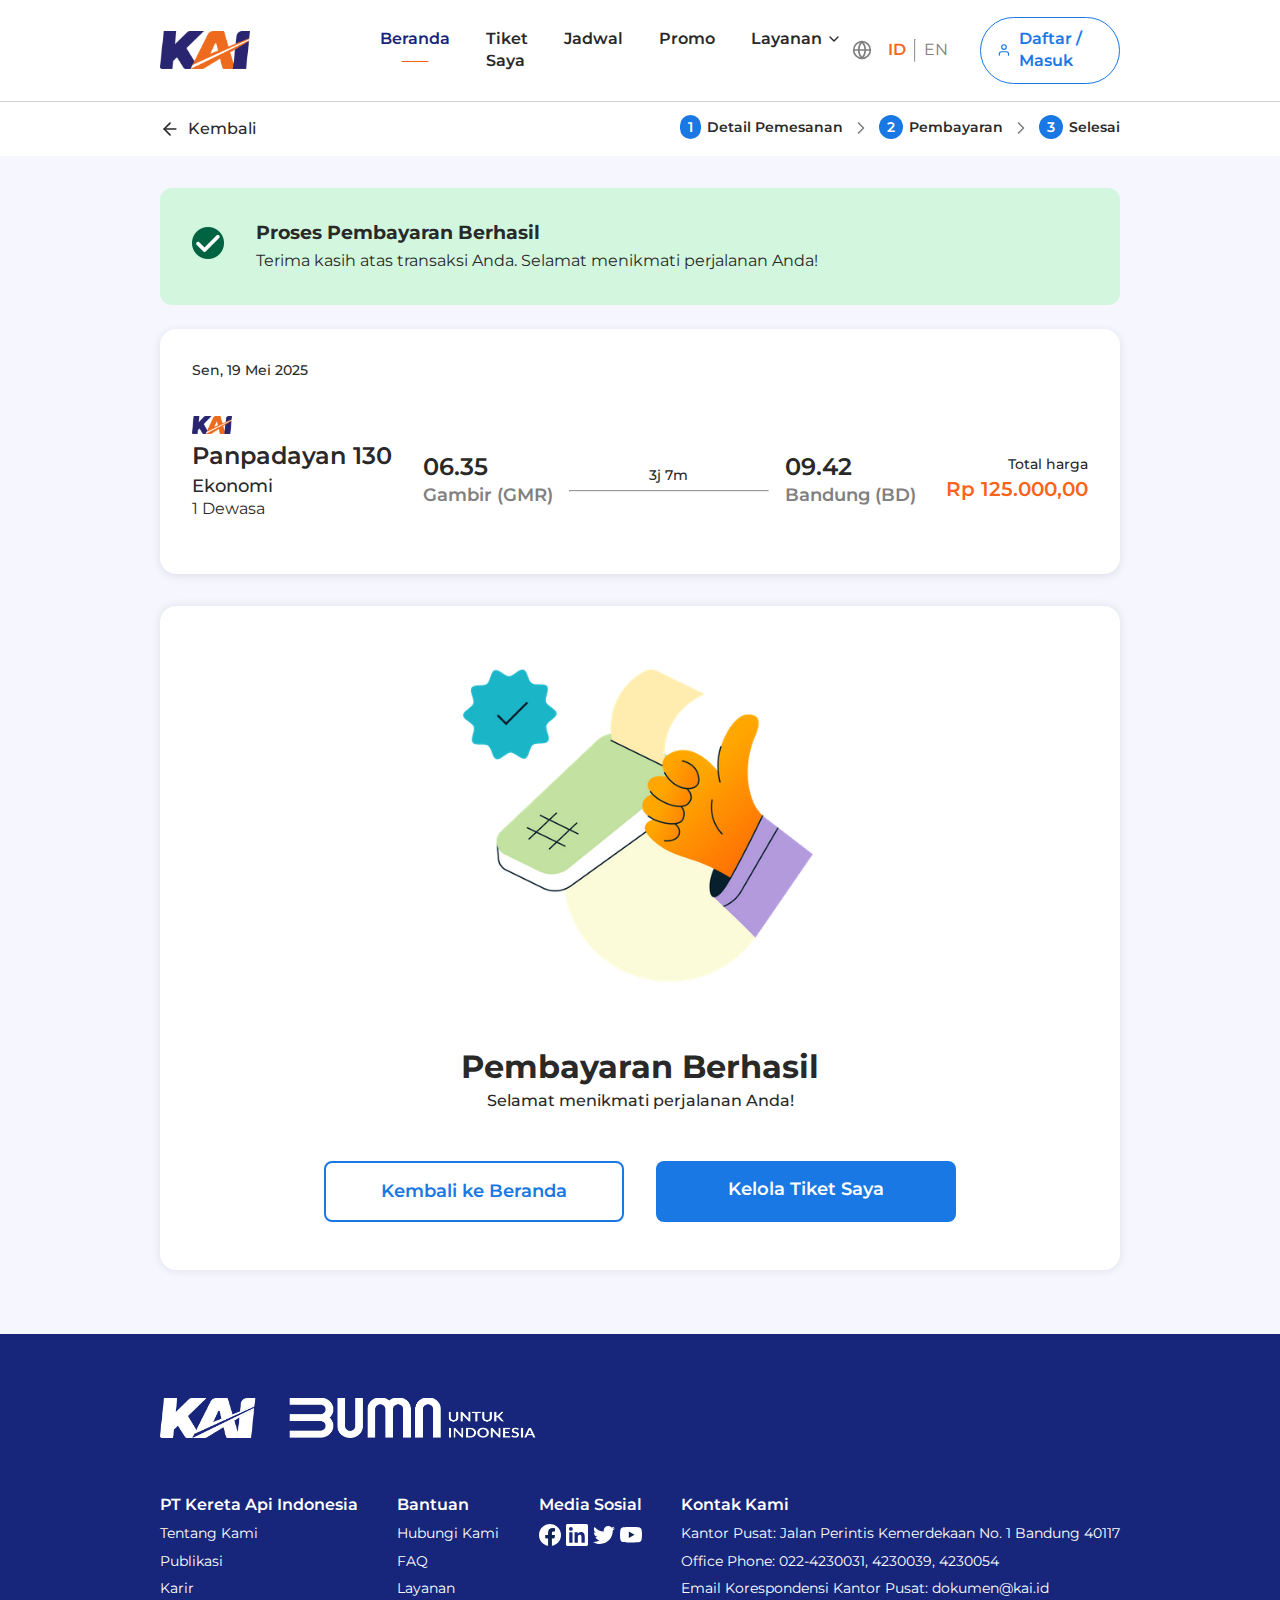
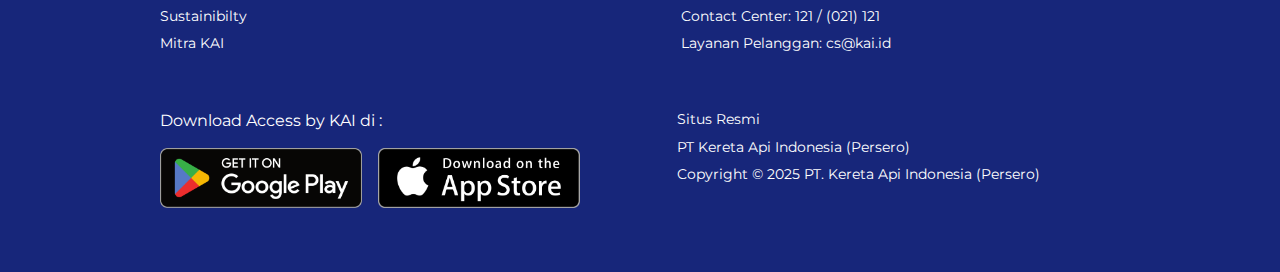
<file: html/pembayaran-4.html>
<!DOCTYPE html>
<html lang="en">
  <head>
    <meta charset="UTF-8" />
    <meta name="viewport" content="width=device-width, initial-scale=1.0" />
    <title>Pembayaran</title>

    <!-- Montserrat -->
    <link rel="preconnect" href="https://fonts.googleapis.com" />
    <link rel="preconnect" href="https://fonts.gstatic.com" crossorigin />
    <link
      href="https://fonts.googleapis.com/css2?family=Montserrat:ital,wght@0,100..900;1,100..900&display=swap"
      rel="stylesheet"
    />

    <link rel="stylesheet" href="../css/style-pembayaran-4.css" />
  </head>

  <body>
    <header>
      <div class="navbar-container">
        <nav>
          <div class="logo">
            <a href="beranda.html">
              <img src="../images/logo KAI.png" alt="Logo KAI"
            /></a>
          </div>
          <div>
            <ul class="nav-links">
              <li><a href="beranda.html" class="active">Beranda</a></li>
              <li><a href="tiket-saya.html">Tiket Saya</a></li>
              <li><a href="#">Jadwal</a></li>
              <li><a href="#">Promo</a></li>
              <li>
                <a href="#"
                  >Layanan
                  <svg
                    xmlns="http://www.w3.org/2000/svg"
                    width="16"
                    height="16"
                    viewBox="0 0 24 24"
                    fill="none"
                    stroke="currentColor"
                    stroke-width="2"
                    stroke-linecap="round"
                    stroke-linejoin="round"
                    class="feather feather-chevron-down"
                  >
                    <polyline points="6 9 12 15 18 9"></polyline>
                  </svg>
                </a>
              </li>
            </ul>
          </div>

          <div class="nav-right">
            <div class="language">
              <svg
                xmlns="http://www.w3.org/2000/svg"
                width="20"
                height="20"
                viewBox="0 0 24 24"
                fill="none"
                stroke="gray"
                stroke-width="2"
                stroke-linecap="round"
                stroke-linejoin="round"
                class="feather feather-globe"
              >
                <circle cx="12" cy="12" r="10"></circle>
                <line x1="2" y1="12" x2="22" y2="12"></line>
                <path
                  d="M12 2a15.3 15.3 0 0 1 4 10 15.3 15.3 0 0 1-4 10 15.3 15.3 0 0 1-4-10 15.3 15.3 0 0 1 4-10z"
                ></path>
              </svg>
              <div class="langs">
                <a href="#" class="lang active">ID</a>
                <hr />
                <a href="#" class="lang">EN</a>
              </div>
            </div>

            <div class="cta-button">
              <a href="#" class="login-btn"
                ><svg
                  xmlns="http://www.w3.org/2000/svg"
                  width="20"
                  height="20"
                  viewBox="0 0 24 24"
                  fill="none"
                  stroke="currentColor"
                  stroke-width="2"
                  stroke-linecap="round"
                  stroke-linejoin="round"
                  class="feather feather-user"
                >
                  <path d="M20 21v-2a4 4 0 0 0-4-4H8a4 4 0 0 0-4 4v2"></path>
                  <circle cx="12" cy="7" r="4"></circle>
                </svg>
                Daftar / Masuk</a
              >
            </div>
          </div>
        </nav>
      </div>
    </header>

    <section id="top-information">
      <div class="return">
        <svg
          xmlns="http://www.w3.org/2000/svg"
          width="20"
          height="20"
          viewBox="0 0 24 24"
          fill="none"
          stroke="currentColor"
          stroke-width="2"
          stroke-linecap="round"
          stroke-linejoin="round"
          class="feather feather-arrow-left"
        >
          <line x1="19" y1="12" x2="5" y2="12"></line>
          <polyline points="12 19 5 12 12 5"></polyline>
        </svg>
        <a href="beranda.html">Kembali</a>
      </div>

      <div class="instructions">
        <p class="done"><span class="number">1</span> Detail Pemesanan</p>
        <svg
          xmlns="http://www.w3.org/2000/svg"
          width="20"
          height="20"
          viewBox="0 0 24 24"
          fill="none"
          stroke="gray"
          stroke-width="2"
          stroke-linecap="round"
          stroke-linejoin="round"
          class="feather feather-chevron-right"
        >
          <polyline points="9 18 15 12 9 6"></polyline>
        </svg>
        <p class="done"><span class="number">2</span> Pembayaran</p>
        <svg
          xmlns="http://www.w3.org/2000/svg"
          width="20"
          height="20"
          viewBox="0 0 24 24"
          fill="none"
          stroke="gray"
          stroke-width="2"
          stroke-linecap="round"
          stroke-linejoin="round"
          class="feather feather-chevron-right"
        >
          <polyline points="9 18 15 12 9 6"></polyline>
        </svg>
        <p class="done"><span class="number">3</span> Selesai</p>
      </div>
    </section>

    <section id="success-box">
      <div class="success-box-content">
        <div class="image">
          <img src="../images/green-tick.webp" alt="" />
        </div>
        <div class="text">
          <h3>Proses Pembayaran Berhasil</h3>
          <p>
            Terima kasih atas transaksi Anda. Selamat menikmati perjalanan Anda!
          </p>
        </div>
      </div>
    </section>

    <section id="personal-data">
      <div class="confirm-container">
        <div class="ticket-info">
          <div class="berangkat">
            <p>Sen, 19 Mei 2025</p>
          </div>

          <div class="overall-info">
            <div class="info-kereta">
              <img src="../images/logo KAI.png" alt="Logo KAI" />
              <p class="nama-kereta">
                Panpadayan 130 <br /><span>Ekonomi</span>
              </p>
              <p class="penumpang">1 Dewasa</p>
            </div>

            <div class="kota">
              <div class="time-info">
                <p class="time">06.35</p>
                <p>Gambir (GMR)</p>
              </div>

              <div class="divider">
                <p>3j 7m</p>
                <hr />
              </div>

              <div class="time-info">
                <p class="time">09.42</p>
                <p>Bandung (BD)</p>
              </div>
            </div>
            <div class="total-bayar">
              <p>Total harga</p>
              <p class="harga">Rp 125.000,00</p>
            </div>
          </div>
        </div>

        <div class="check">
          <img src="../images/success.webp" alt="" />
          <h1>Pembayaran Berhasil</h1>
          <p>Selamat menikmati perjalanan Anda!</p>

          <div class="buttons">
            <a href="beranda.html" class="back">Kembali ke Beranda</a>
            <a href="tiket-saya.html" class="forward">Kelola Tiket Saya</a>
          </div>
        </div>
      </div>
    </section>

    <section id="footer">
      <div class="footer-logo">
        <img src="../images/Logo KAI white.png" alt="" />
        <img src="../images/logo BUMN.png" alt="" />
      </div>
      <div class="footer-nav">
        <div class="footer-links">
          <h3 class="footer-links-headline">PT Kereta Api Indonesia</h3>
          <a href="#" class="footer-link">Tentang Kami</a>
          <a href="#" class="footer-link">Publikasi</a>
          <a href="#" class="footer-link">Karir</a>
          <a href="#" class="footer-link">Sustainibilty</a>
          <a href="#" class="footer-link">Mitra KAI</a>
        </div>
        <div class="footer-help">
          <h3 class="footer-links-headline">Bantuan</h3>
          <a href="#" class="footer-link">Hubungi Kami</a>
          <a href="#" class="footer-link">FAQ</a>
          <a href="#" class="footer-link">Layanan</a>
        </div>
        <div class="footer-sosmed">
          <h3 class="footer-links-headline">Media Sosial</h3>
          <div class="sosmed-apps">
            <svg
              xmlns="http://www.w3.org/2000/svg"
              width="256"
              height="256"
              viewBox="0 0 256 256"
            >
              <path
                fill="#fff"
                d="M256 128C256 57.308 198.692 0 128 0S0 57.308 0 128c0 63.888 46.808 116.843 108 126.445V165H75.5v-37H108V99.8c0-32.08 19.11-49.8 48.348-49.8C170.352 50 185 52.5 185 52.5V84h-16.14C152.959 84 148 93.867 148 103.99V128h35.5l-5.675 37H148v89.445c61.192-9.602 108-62.556 108-126.445"
              />
              <path
                fill="#0c2355"
                d="m177.825 165l5.675-37H148v-24.01C148 93.866 152.959 84 168.86 84H185V52.5S170.352 50 156.347 50C127.11 50 108 67.72 108 99.8V128H75.5v37H108v89.445A129 129 0 0 0 128 256a129 129 0 0 0 20-1.555V165z"
              />
            </svg>
            <svg
              xmlns="http://www.w3.org/2000/svg"
              width="256"
              height="256"
              viewBox="0 0 256 256"
            >
              <path
                fill="#fff"
                d="M218.123 218.127h-37.931v-59.403c0-14.165-.253-32.4-19.728-32.4c-19.756 0-22.779 15.434-22.779 31.369v60.43h-37.93V95.967h36.413v16.694h.51a39.91 39.91 0 0 1 35.928-19.733c38.445 0 45.533 25.288 45.533 58.186zM56.955 79.27c-12.157.002-22.014-9.852-22.016-22.009s9.851-22.014 22.008-22.016c12.157-.003 22.014 9.851 22.016 22.008A22.013 22.013 0 0 1 56.955 79.27m18.966 138.858H37.95V95.967h37.97zM237.033.018H18.89C8.58-.098.125 8.161-.001 18.471v219.053c.122 10.315 8.576 18.582 18.89 18.474h218.144c10.336.128 18.823-8.139 18.966-18.474V18.454c-.147-10.33-8.635-18.588-18.966-18.453"
              />
            </svg>
            <svg
              xmlns="http://www.w3.org/2000/svg"
              width="256"
              height="209"
              viewBox="0 0 256 209"
            >
              <path
                fill="#fff"
                d="M256 25.45a105 105 0 0 1-30.166 8.27c10.845-6.5 19.172-16.793 23.093-29.057a105.2 105.2 0 0 1-33.351 12.745C205.995 7.201 192.346.822 177.239.822c-29.006 0-52.523 23.516-52.523 52.52c0 4.117.465 8.125 1.36 11.97c-43.65-2.191-82.35-23.1-108.255-54.876c-4.52 7.757-7.11 16.78-7.11 26.404c0 18.222 9.273 34.297 23.365 43.716a52.3 52.3 0 0 1-23.79-6.57q-.004.33-.003.661c0 25.447 18.104 46.675 42.13 51.5a52.6 52.6 0 0 1-23.718.9c6.683 20.866 26.08 36.05 49.062 36.475c-17.975 14.086-40.622 22.483-65.228 22.483c-4.24 0-8.42-.249-12.529-.734c23.243 14.902 50.85 23.597 80.51 23.597c96.607 0 149.434-80.031 149.434-149.435q0-3.417-.152-6.795A106.8 106.8 0 0 0 256 25.45"
              />
            </svg>
            <svg
              xmlns="http://www.w3.org/2000/svg"
              width="256"
              height="180"
              viewBox="0 0 256 180"
            >
              <path
                fill="#fff"
                d="M250.346 28.075A32.18 32.18 0 0 0 227.69 5.418C207.824 0 127.87 0 127.87 0S47.912.164 28.046 5.582A32.18 32.18 0 0 0 5.39 28.24c-6.009 35.298-8.34 89.084.165 122.97a32.18 32.18 0 0 0 22.656 22.657c19.866 5.418 99.822 5.418 99.822 5.418s79.955 0 99.82-5.418a32.18 32.18 0 0 0 22.657-22.657c6.338-35.348 8.291-89.1-.164-123.134"
              />
              <path
                fill="#0c2355"
                d="m102.421 128.06l66.328-38.418l-66.328-38.418z"
              />
            </svg>
          </div>
        </div>
        <div class="footer-contacts">
          <p class="footer-links-headline">Kontak Kami</p>
          <p class="footer-text">
            Kantor Pusat: Jalan Perintis Kemerdekaan No. 1 Bandung 40117
          </p>
          <p class="footer-text">Office Phone: 022-4230031, 4230039, 4230054</p>
          <p class="footer-text">
            Email Korespondensi Kantor Pusat: dokumen@kai.id
          </p>
          <p class="footer-text">Contact Center: 121 / (021) 121</p>
          <p class="footer-text">Layanan Pelanggan: cs@kai.id</p>
        </div>
      </div>
      <div class="footer-bottom">
        <div class="footer-app">
          <p class="footer-text">Download Access by KAI di :</p>
          <div class="app-logo">
            <img src="../images/play-store.png" alt="" />
            <img src="../images/app-store.webp" alt="" />
          </div>
        </div>
        <div class="footer-desc">
          <p class="footer-text">Situs Resmi</p>
          <p class="footer-text">PT Kereta Api Indonesia (Persero)</p>
          <p class="footer-text">
            Copyright © 2025 PT. Kereta Api Indonesia (Persero)
          </p>
        </div>
      </div>
    </section>
  </body>
</html>
</file>
<file: css/style-beranda.css>
:root {
  --orange: rgba(252, 96, 18, 0.986);
  --blue: rgb(25, 120, 228);
  /* --dark-blue: rgb(12, 55, 129); */
  --dark-blue: #17267a;
  /* --light-gray: rgb(242, 247, 253); */
  --light-gray: #f6f6ff;
  --light: #f5f5f5;
  --dark: #292929;
  --shadow: 0 2px 10px rgba(0, 0, 0, 0.1);
}

* {
  margin: 0;
  padding: 0;
  box-sizing: border-box;
  font-family: "Montserrat", sans-serif;
}

body {
  background-color: white;
  color: var(--dark);
  line-height: 1.4;
}

/* Navigation Bar */
.navbar-container {
  width: 100%;
  margin: 0 auto;
  padding: 0 10rem;
}

header {
  position: fixed;
  background-color: white;
  box-shadow: var(--shadow);
  position: sticky;
  top: 0;
  z-index: 100;
}

nav {
  display: flex;
  justify-content: space-between;
  align-items: center;
  padding: 1rem 0;
}

.logo {
  display: flex;
  align-items: center;
}

.logo a {
  margin: 0;
  padding: 0;
  text-decoration: 0;
  display: inline-block;
}

.logo img {
  display: block;
  height: auto;
  width: 90px;
}

.nav-links {
  margin-left: 7.5rem;
  display: flex;
  flex-direction: row;
  gap: 1rem;
}

.nav-links li {
  list-style: none;
}

.nav-links li a {
  display: flex;
  align-items: center;
  gap: 4px;
  font-size: 1rem;
  text-decoration: none;
  color: var(--dark);
  font-weight: 600;
  padding: 12px 10px;
  transition: color 0.2s ease;
  position: relative;
}

.nav-links li a::after {
  content: "";
  position: absolute;
  left: 0;
  bottom: 0;
  width: 100%;
  border-radius: 1rem;
  height: 1.5px;
  background-color: var(--orange);
  transform: scaleX(0);
  transform-origin: center;
  transition: transform 0.2s linear;
}

.nav-links li a:hover {
  font-weight: 600;
  color: var(--orange);
}

.nav-links li a:hover::after {
  transform: scaleX(0.3);
}

.nav-links li a.active {
  color: var(--dark-blue);
  font-weight: 600;
}

.nav-links li a.active::after {
  content: "";
  position: absolute;
  left: 0;
  bottom: 0;
  width: 100%;
  border-radius: 1rem;
  height: 1.5px;
  background-color: var(--orange);
  transform: scaleX(0.3);
}

.nav-right {
  display: flex;
  align-items: center;
  gap: 2rem;
  justify-content: center;
  flex-direction: row;
}

.language {
  display: flex;
  align-items: center;
  flex-direction: row;
  gap: 1rem;
}

.langs {
  display: flex;
  flex-direction: row;
  gap: 0.5rem;
}

.lang {
  text-decoration: none;
  font-weight: 400;
  color: gray;
}

.lang.active {
  font-weight: 600;
  color: var(--orange);
}

.cta-button {
  display: flex;
  align-items: center;
}

.login-btn {
  display: flex;
  align-items: center;
  gap: 0.5rem;
  padding: 10px 16px;
  border-radius: 60px;
  border: 1px solid var(--blue);
  color: var(--blue);
  font-weight: 600;
  cursor: pointer;
  transition: all 0.2s;
  text-decoration: none;
}

.login-btn:hover {
  color: white;
  background-color: var(--blue);
}

/* Hero Section */
#hero {
  position: relative; /* <== PENTING untuk acuan posisi absolute */
  margin-top: 0;
  background-image: url(../images/KAI\ hero\ bg.png);
  background-size: cover;
  background-repeat: no-repeat;
  background-position: center bottom;
  height: 100vh;
  width: 100%;
  padding: 0 10rem;
  display: flex;
  align-items: center;
  justify-content: space-between;
  overflow: hidden;
}

.hero-image-container {
  position: absolute;
  right: -300px; /* mulai dari luar layar */
  bottom: -6px;
  animation: slideIn 2s ease-out forwards;
  z-index: 1; /* <== kereta di belakang form */
}

.hero-image-container img {
  width: 1510px; /* atur ukuran kereta */
  height: auto;
}

.form-container {
  flex: 0 0 450px;
  position: relative;
  z-index: 10; /* <== form di depan kereta */
  bottom: 54px;
}

@keyframes slideIn {
  0% {
    right: -300px;
  }
  100% {
    right: 0px; /* sesuaikan posisi akhir */
  }
}

.hero-headline {
  flex: 1;
}

.hero-content {
  display: flex;
  flex-direction: row;
  justify-content: space-between;
  align-items: flex-start; /* tambahan ini */
  gap: 2rem; /* opsional, beri jarak antar form dan headline */
}

.hero-headline {
  margin-top: 5.5rem;
  margin-left: 2rem;
  line-height: 1.4;
  display: flex;
  flex-direction: column;
  justify-content: flex-start; /* agar sejajar atas */
  align-items: flex-start; /* agar textnya rata kiri */
  color: var(--dark-blue);
}

.hero-headline h1 {
  font-weight: 600;
  font-size: 2.3rem;
}

.hero-headline h1 span {
  font-size: 2.7rem;
  font-weight: 700;
}

.hero-headline p {
  margin-top: 0.5rem;
  font-weight: 500;
}

.hero-headline p span {
  font-weight: 600;
}

/* Form */
.form-container {
  max-width: 420px;
  margin: 2.5rem auto;
  background-color: white;
  border-radius: 16px;
  padding: 2rem;
  box-shadow: 0px 4px 20px rgba(0, 0, 0, 0.16);
  font-family: "Montserrat", sans-serif;
  display: flex;
  flex-direction: column;
  gap: 1.5rem;
}

.ticket-form {
  display: flex;
  flex-direction: column;
  gap: 1rem;
}

.form-fields {
  display: flex;
  flex-direction: column;
  gap: 1rem;
}

.form-group select,
.form-group input {
  width: 100%;
  border: none;
  outline: none;
  background: none;
  box-shadow: none;
  appearance: none;
  font: inherit;
  color: inherit;
  margin-top: 1px;
}

.form-group option {
  background-color: white;
  color: black;
  font-size: 16px;
}

.form-group label {
  display: block;
  font-size: 14px;
  font-weight: 500;
  color: gray;
}

.form-group option {
  background-color: white;
  color: black;
  font-size: 16px;
}

.station-selections {
  position: relative;
  display: flex;
  flex-direction: column;
  gap: 0.1rem;
  align-items: flex-start;
  background-color: var(--light-gray);
  border-radius: 12px;
  padding: 0.5rem 1rem;
  flex-wrap: wrap;
}

.station-selections .form-group {
  background-color: transparent;
  border: none;
  display: flex;
  flex-direction: column;
}

.station-selections hr {
  width: 100%;
  height: 1px;
  background-color: rgb(189, 189, 189); /* Atau warna gelap lain */
  border: none;
  margin: 0.5rem 0;
}

.swap-station {
  position: absolute;
  right: 1rem; /* Jarak dari sisi kanan */
  top: 40%; /* Atur sesuai kebutuhan agar di atas form group */
  z-index: 10;
  background-color: var(--blue);
  color: white;
  border-radius: 8px;
  padding: 4px 10px;
  cursor: pointer;
  box-shadow: 0 2px 8px rgba(0, 0, 0, 0.15);
  transform: rotate(90deg);
}

.swap-icon {
  color: white;
  font-size: 18px;
}

#departure,
#arrival {
  color: var(--dark);
  font-weight: 600;
}

.trip-type {
  display: flex;
  gap: 2rem;
  font-size: 1rem;
  justify-content: flex-start;
}

.label-radio {
  display: flex;
  align-items: center;
  gap: 0.5rem;
  cursor: pointer;
}

input[type="radio"] {
  accent-color: var(--blue);
  width: 18px;
  height: 18px;
  cursor: pointer;
}

.date-selections {
  display: flex;
  flex-direction: column;
  gap: 0.5rem;
  background-color: var(--light-gray);
  border-radius: 12px;
  padding: 1rem;
}

.date-selections .form-group {
  background-color: transparent;
  border: none;
  display: flex;
  flex-direction: row;
  justify-content: space-between;
  cursor: pointer;
}

.date-field {
  display: flex;
  flex-direction: column;
}

.date-selections svg {
  align-self: center;
  margin-top: 0.5rem;
  margin-right: 0.5rem;
}

#berangkat,
#pulang {
  color: var(--dark);
  font-weight: 600;
}

#pulang {
  color: rgb(172, 172, 172);
}

.date-selections hr {
  width: 100%;
  height: 0.8px;
  background-color: rgb(189, 189, 189); /* Atau warna gelap lain */
  border: none;
  margin: 0.5rem 0;
}

.passenger-selections {
  display: flex;
  flex-direction: row;
  gap: 0.5rem;
  background-color: var(--light-gray);
  justify-content: space-between;
  border-radius: 12px;
  padding: 1rem;
}

.passenger-selections svg {
  align-self: center;
  margin-top: 0.5rem;
  margin-right: 0.5rem;
}

#total-passenger {
  color: var(--dark);
  font-weight: 600;
}

.search-btn {
  text-decoration: none;
  font-size: 18px;
  font-weight: 600;
  padding: 16px;
  background-color: var(--orange);
  border-radius: 8px;
  cursor: pointer;
  color: white;
  border: none;
  width: 100%;
  text-align: center;
  transition: all 0.2s ease;
}

.search-btn:hover {
  background-color: rgba(255, 129, 61, 0.952);
}

/* Promo Carousel */
#promo {
  width: 100%;
  height: 100%;
  padding: 0rem 10rem;
  padding-top: 4rem;
  padding-bottom: 3rem;
}

.main-promo {
  margin-bottom: 3rem;
  padding-bottom: 1rem;
  transition: all 0.2s ease;
}

.main-promo h1 {
  margin-bottom: 1.5rem;
}

.main-promo img {
  max-width: 1192px;
  border-radius: 10px;
  height: auto;
  cursor: pointer;
}

#promo .caption {
  display: flex;
  flex-direction: row;
  justify-content: space-between;
  align-items: center;
  margin-bottom: 1.5rem;
}

#promo .caption h1 {
  font-size: 1.5rem;
  font-weight: 700;
}

#promo .view-more-btn {
  font-weight: 500;
  text-decoration: none;
  padding: 10px 16px;
  color: var(--blue);
  border: 1px solid var(--blue);
  border-radius: 60px;
  transition: all 0.3s ease;
}

#promo .view-more-btn:hover {
  background-color: var(--blue);
  color: white;
}

.main-promo {
  margin-bottom: 3rem;
  transition: all 0.2s ease;
}

.promo-carousel-wrapper {
  position: relative;
  display: flex;
  align-items: center;
  justify-content: center;
}

/* Tempat gambar promo */
.promo-carousel {
  display: flex;
  gap: 1.5rem;
  max-width: 100%;
  justify-content: center;
}

/* Gambar promo */
.promo-carousel a img {
  width: 384px;
  height: 240px;
  border-radius: 10px;
  transition: all 0.3s ease;
}

.promo-carousel a img:hover {
  transform: scale(1.03);
  box-shadow: 0px 4px 16px rgba(0, 0, 0, 0.2);
}

/* Tombol prev dan next */
.prev-next {
  position: absolute;
  top: 50%;
  transform: translateY(-50%);
  box-shadow: 0px 4px 20px rgba(0, 0, 0, 0.12);
  background-color: white;
  border: none;
  padding: 0.6rem 1.1rem;
  cursor: pointer;
  z-index: 10;
  border-radius: 50%;
  font-size: 1.2rem;
  transition: background-color 0.3s;
}

.prev-next:hover {
  color: white;
  background-color: var(--blue);
}

.prev-next.prev {
  left: -20px;
}

.prev-next.next {
  right: -20px;
}

/* Destinasi Populer */
#destinasi-populer {
  width: 100%;
  height: 100%;
  padding: 0 10rem;
  padding-top: 1rem;
  padding-bottom: 6rem;
}

#destinasi-populer .caption {
  margin-bottom: 1.5rem;
}

.destinations {
  position: relative;
  display: flex;
  align-items: center;
  justify-content: center;
  flex-direction: row;
  gap: 1.5rem;
}

.image-container {
  position: relative;
  width: 384px;
  height: 240px;
  overflow: hidden;
  border-radius: 10px;
  transition: all 0.3s ease;
  cursor: pointer;
}

.image-container img {
  width: 100%;
  height: 100%;
  object-fit: cover;
  display: block;
}

.image-container:hover {
  transform: scale(1.03);
  box-shadow: 0px 4px 16px rgba(0, 0, 0, 0.2);
}

/* Gradien hitam dari bawah ke atas */
.gradient-overlay {
  position: absolute;
  bottom: 0;
  left: 0;
  right: 0;
  height: 60%; /* Bisa disesuaikan */
  background: linear-gradient(to top, rgba(0, 0, 0, 0.8), transparent);
}

/* Caption di atas gambar, dekat bagian bawah */
.image-caption {
  position: absolute;
  bottom: 10px;
  left: 15px;
  color: white;
  font-size: 1.5rem;
  font-weight: 600;
  margin-left: 0.5rem;
  margin-bottom: 0.5rem;
  z-index: 2;
}

/* KAI Access */
#kai-access {
  width: 100%;
  height: 100%;
  display: flex;
  flex-direction: row;
  padding: 2rem 17rem;
  background-color: var(--light-gray);
  justify-content: space-between;
}

.image-wrapper {
  display: flex;
  justify-content: center;
  align-items: center;
}

.kai-access-text {
  display: flex;
  flex-direction: column;
  justify-content: center;
  align-items: center;
  gap: 3.5rem;
}

.kai-caption {
  display: flex;
  flex-direction: column;
  justify-content: center;
  align-items: center;
  gap: 0.5rem;
}

.kai-caption h1 {
  font-size: 2rem;
  font-weight: 700;
}

.app-logo {
  display: flex;
  flex-direction: row;
  gap: 2rem;
  align-items: center;
}

.app-logo img {
  height: 90px;
  width: auto;
  box-shadow: 0px 4px 20px rgba(0, 0, 0, 0.15);
  border-radius: 20px;
}

.app-store {
  display: flex;
  flex-direction: column;
  gap: 0.5rem;
}

.app-store .app-store-logos img {
  cursor: pointer;
  height: 60px;
  width: auto;
}

.app-store .app-store-logos {
  display: flex;
  flex-direction: row;
  gap: 1.5rem;
}

/* Layanan */
#layanan {
  width: 100%;
  height: 100%;
  padding: 4rem 10rem;
  display: flex;
  flex-direction: column;
}

#layanan h1 {
  position: relative;
  font-size: 2rem;
  color: var(--dark-blue);
  text-align: center;
  padding-bottom: 10px;
  margin-bottom: 1.5rem;
}

#layanan h1::after {
  content: "";
  position: absolute;
  margin-top: 1rem;
  left: 0;
  bottom: 0;
  width: 100%;
  border-radius: 1rem;
  height: 2.5px;
  background-color: var(--orange);
  transform: scaleX(0.15);
}

#layanan p {
  font-size: 1rem;
  font-weight: 500;
  color: gray;
  display: flex;
  justify-content: center;
  text-align: center;
  padding: 0 16rem;
  margin-bottom: 4rem;
}

.layanan-images {
  display: flex;
  flex-direction: row;
  text-align: center;
  justify-content: space-between;
  align-items: center;
}

.layanan-captions {
  display: flex;
  flex-direction: column;
  justify-content: center;
  gap: 2rem;
}

.layanan-captions h2 {
  color: var(--dark);
  font-size: 1.3rem;
  font-weight: 700;
  transition: color 0.2s ease;
  cursor: pointer;
}

.layanan-captions h2 span {
  color: var(--orange);
  font-size: 1.2rem;
  margin-right: 0.8rem;
}

.layanan-captions img {
  width: 360px;
  height: 240px;
  transition: all 0.3s ease;
}

.layanan-captions:hover img {
  cursor: pointer;
  transform: scale(1.05);
}

.layanan-captions:hover h2 {
  color: var(--orange);
}

.layanan-caption h2:hover {
  color: var(--orange);
}

/* Anak Perusahaan */
#anak-perusahaan {
  width: 100%;
  height: 100%;
  display: flex;
  flex-direction: column;
  padding: 3rem 10rem;
  gap: 1rem;
}

#anak-perusahaan h2 {
  font-weight: 600;
  font-size: 1.2rem;
}

#anak-perusahaan .image-wrapper {
  display: flex;
  flex-direction: row;
  justify-content: space-between;
  padding: 0 4rem;
}

#anak-perusahaan .image-wrapper img {
  cursor: pointer;
  max-width: 120px;
  height: auto;
}

/* Footer */
#footer {
  width: 100%;
  height: 100%;
  padding: 4rem 10rem;
  background-color: var(--dark-blue);
  color: white;
  display: flex;
  flex-direction: column;
  gap: 3.5rem;
}

.footer-logo {
  display: flex;
  flex-direction: row;
  align-items: center;
  gap: 2rem;
}

.footer-logo img {
  max-height: 40px;
  width: auto;
}

.footer-nav {
  display: flex;
  flex-direction: row;
  justify-content: space-between;
}

.footer-links-headline {
  font-size: 1rem;
  font-weight: 600;
}

.footer-nav a,
.footer-nav .footer-text {
  text-decoration: none;
  color: white;
  transition: all 0.2s ease;
  font-weight: 400;
  font-size: 14px;
}

.footer-nav a:hover {
  transform: translateX(8px);
  font-weight: 500;
}

.footer-links,
.footer-help {
  display: flex;
  flex-direction: column;
  gap: 0.5rem;
}

.footer-sosmed {
  display: flex;
  flex-direction: column;
  gap: 0.5rem;
}

.footer-sosmed .sosmed-apps {
  display: flex;
  flex-direction: row;
  align-items: center;
  justify-content: space-between;
}

.footer-sosmed .sosmed-apps svg {
  width: 22px;
  height: auto;
}

.footer-contacts {
  display: flex;
  flex-direction: column;
  gap: 0.5rem;
}

.footer-bottom {
  display: flex;
  flex-direction: row;
  justify-content: space-between;
}

.footer-app {
  display: flex;
  flex-direction: column;
  gap: 1rem;
}

.footer-app .app-logo {
  display: flex;
  flex-direction: row;
  gap: 1rem;
}

.footer-app .app-logo img {
  max-height: 60px;
  width: auto;
  border-radius: 0;
}

.footer-desc {
  font-size: 14px;
  display: flex;
  flex-direction: column;
  gap: 0.5rem;
  margin-right: 5rem;
}
</file>
<file: docs/css/style-beranda.css>
:root {
  --orange: rgba(252, 96, 18, 0.986);
  --blue: rgb(25, 120, 228);
  /* --dark-blue: rgb(12, 55, 129); */
  --dark-blue: #17267a;
  /* --light-gray: rgb(242, 247, 253); */
  --light-gray: #f6f6ff;
  --light: #f5f5f5;
  --dark: #292929;
  --shadow: 0 2px 10px rgba(0, 0, 0, 0.1);
}

* {
  margin: 0;
  padding: 0;
  box-sizing: border-box;
  font-family: "Montserrat", sans-serif;
}

body {
  background-color: white;
  color: var(--dark);
  line-height: 1.4;
}

/* Navigation Bar */
.navbar-container {
  width: 100%;
  margin: 0 auto;
  padding: 0 10rem;
}

header {
  position: fixed;
  background-color: white;
  box-shadow: var(--shadow);
  position: sticky;
  top: 0;
  z-index: 100;
}

nav {
  display: flex;
  justify-content: space-between;
  align-items: center;
  padding: 1rem 0;
}

.logo {
  display: flex;
  align-items: center;
}

.logo a {
  margin: 0;
  padding: 0;
  text-decoration: 0;
  display: inline-block;
}

.logo img {
  display: block;
  height: auto;
  width: 90px;
}

.nav-links {
  margin-left: 7.5rem;
  display: flex;
  flex-direction: row;
  gap: 1rem;
}

.nav-links li {
  list-style: none;
}

.nav-links li a {
  display: flex;
  align-items: center;
  gap: 4px;
  font-size: 1rem;
  text-decoration: none;
  color: var(--dark);
  font-weight: 600;
  padding: 12px 10px;
  transition: color 0.2s ease;
  position: relative;
}

.nav-links li a::after {
  content: "";
  position: absolute;
  left: 0;
  bottom: 0;
  width: 100%;
  border-radius: 1rem;
  height: 1.5px;
  background-color: var(--orange);
  transform: scaleX(0);
  transform-origin: center;
  transition: transform 0.2s linear;
}

.nav-links li a:hover {
  font-weight: 600;
  color: var(--orange);
}

.nav-links li a:hover::after {
  transform: scaleX(0.3);
}

.nav-links li a.active {
  color: var(--dark-blue);
  font-weight: 600;
}

.nav-links li a.active::after {
  content: "";
  position: absolute;
  left: 0;
  bottom: 0;
  width: 100%;
  border-radius: 1rem;
  height: 1.5px;
  background-color: var(--orange);
  transform: scaleX(0.3);
}

.nav-right {
  display: flex;
  align-items: center;
  gap: 2rem;
  justify-content: center;
  flex-direction: row;
}

.language {
  display: flex;
  align-items: center;
  flex-direction: row;
  gap: 1rem;
}

.langs {
  display: flex;
  flex-direction: row;
  gap: 0.5rem;
}

.lang {
  text-decoration: none;
  font-weight: 400;
  color: gray;
}

.lang.active {
  font-weight: 600;
  color: var(--orange);
}

.cta-button {
  display: flex;
  align-items: center;
}

.login-btn {
  display: flex;
  align-items: center;
  gap: 0.5rem;
  padding: 10px 16px;
  border-radius: 60px;
  border: 1px solid var(--blue);
  color: var(--blue);
  font-weight: 600;
  cursor: pointer;
  transition: all 0.2s;
  text-decoration: none;
}

.login-btn:hover {
  color: white;
  background-color: var(--blue);
}

/* Hero Section */
#hero {
  position: relative; /* <== PENTING untuk acuan posisi absolute */
  margin-top: 0;
  background-image: url(../images/KAI\ hero\ bg.png);
  background-size: cover;
  background-repeat: no-repeat;
  background-position: center bottom;
  height: 100vh;
  width: 100%;
  padding: 0 10rem;
  display: flex;
  align-items: center;
  justify-content: space-between;
  overflow: hidden;
}

.hero-image-container {
  position: absolute;
  right: -300px; /* mulai dari luar layar */
  bottom: -6px;
  animation: slideIn 2s ease-out forwards;
  z-index: 1; /* <== kereta di belakang form */
}

.hero-image-container img {
  width: 1510px; /* atur ukuran kereta */
  height: auto;
}

.form-container {
  flex: 0 0 450px;
  position: relative;
  z-index: 10; /* <== form di depan kereta */
  bottom: 54px;
}

@keyframes slideIn {
  0% {
    right: -300px;
  }
  100% {
    right: 0px; /* sesuaikan posisi akhir */
  }
}

.hero-headline {
  flex: 1;
}

.hero-content {
  display: flex;
  flex-direction: row;
  justify-content: space-between;
  align-items: flex-start; /* tambahan ini */
  gap: 2rem; /* opsional, beri jarak antar form dan headline */
}

.hero-headline {
  margin-top: 5.5rem;
  margin-left: 2rem;
  line-height: 1.4;
  display: flex;
  flex-direction: column;
  justify-content: flex-start; /* agar sejajar atas */
  align-items: flex-start; /* agar textnya rata kiri */
  color: var(--dark-blue);
}

.hero-headline h1 {
  font-weight: 600;
  font-size: 2.3rem;
}

.hero-headline h1 span {
  font-size: 2.7rem;
  font-weight: 700;
}

.hero-headline p {
  margin-top: 0.5rem;
  font-weight: 500;
}

.hero-headline p span {
  font-weight: 600;
}

/* Form */
.form-container {
  max-width: 420px;
  margin: 2.5rem auto;
  background-color: white;
  border-radius: 16px;
  padding: 2rem;
  box-shadow: 0px 4px 20px rgba(0, 0, 0, 0.16);
  font-family: "Montserrat", sans-serif;
  display: flex;
  flex-direction: column;
  gap: 1.5rem;
}

.ticket-form {
  display: flex;
  flex-direction: column;
  gap: 1rem;
}

.form-fields {
  display: flex;
  flex-direction: column;
  gap: 1rem;
}

.form-group select,
.form-group input {
  width: 100%;
  border: none;
  outline: none;
  background: none;
  box-shadow: none;
  appearance: none;
  font: inherit;
  color: inherit;
  margin-top: 1px;
}

.form-group option {
  background-color: white;
  color: black;
  font-size: 16px;
}

.form-group label {
  display: block;
  font-size: 14px;
  font-weight: 500;
  color: gray;
}

.form-group option {
  background-color: white;
  color: black;
  font-size: 16px;
}

.station-selections {
  position: relative;
  display: flex;
  flex-direction: column;
  gap: 0.1rem;
  align-items: flex-start;
  background-color: var(--light-gray);
  border-radius: 12px;
  padding: 0.5rem 1rem;
  flex-wrap: wrap;
}

.station-selections .form-group {
  background-color: transparent;
  border: none;
  display: flex;
  flex-direction: column;
}

.station-selections hr {
  width: 100%;
  height: 1px;
  background-color: rgb(189, 189, 189); /* Atau warna gelap lain */
  border: none;
  margin: 0.5rem 0;
}

.swap-station {
  position: absolute;
  right: 1rem; /* Jarak dari sisi kanan */
  top: 40%; /* Atur sesuai kebutuhan agar di atas form group */
  z-index: 10;
  background-color: var(--blue);
  color: white;
  border-radius: 8px;
  padding: 4px 10px;
  cursor: pointer;
  box-shadow: 0 2px 8px rgba(0, 0, 0, 0.15);
  transform: rotate(90deg);
}

.swap-icon {
  color: white;
  font-size: 18px;
}

#departure,
#arrival {
  color: var(--dark);
  font-weight: 600;
}

.trip-type {
  display: flex;
  gap: 2rem;
  font-size: 1rem;
  justify-content: flex-start;
}

.label-radio {
  display: flex;
  align-items: center;
  gap: 0.5rem;
  cursor: pointer;
}

input[type="radio"] {
  accent-color: var(--blue);
  width: 18px;
  height: 18px;
  cursor: pointer;
}

.date-selections {
  display: flex;
  flex-direction: column;
  gap: 0.5rem;
  background-color: var(--light-gray);
  border-radius: 12px;
  padding: 1rem;
}

.date-selections .form-group {
  background-color: transparent;
  border: none;
  display: flex;
  flex-direction: row;
  justify-content: space-between;
  cursor: pointer;
}

.date-field {
  display: flex;
  flex-direction: column;
}

.date-selections svg {
  align-self: center;
  margin-top: 0.5rem;
  margin-right: 0.5rem;
}

#berangkat,
#pulang {
  color: var(--dark);
  font-weight: 600;
}

#pulang {
  color: rgb(172, 172, 172);
}

.date-selections hr {
  width: 100%;
  height: 0.8px;
  background-color: rgb(189, 189, 189); /* Atau warna gelap lain */
  border: none;
  margin: 0.5rem 0;
}

.passenger-selections {
  display: flex;
  flex-direction: row;
  gap: 0.5rem;
  background-color: var(--light-gray);
  justify-content: space-between;
  border-radius: 12px;
  padding: 1rem;
}

.passenger-selections svg {
  align-self: center;
  margin-top: 0.5rem;
  margin-right: 0.5rem;
}

#total-passenger {
  color: var(--dark);
  font-weight: 600;
}

.search-btn {
  text-decoration: none;
  font-size: 18px;
  font-weight: 600;
  padding: 16px;
  background-color: var(--orange);
  border-radius: 8px;
  cursor: pointer;
  color: white;
  border: none;
  width: 100%;
  text-align: center;
  transition: all 0.2s ease;
}

.search-btn:hover {
  background-color: rgba(255, 129, 61, 0.952);
}

/* Promo Carousel */
#promo {
  width: 100%;
  height: 100%;
  padding: 0rem 10rem;
  padding-top: 4rem;
  padding-bottom: 3rem;
}

.main-promo {
  margin-bottom: 3rem;
  padding-bottom: 1rem;
  transition: all 0.2s ease;
}

.main-promo h1 {
  margin-bottom: 1.5rem;
}

.main-promo img {
  max-width: 1192px;
  border-radius: 10px;
  height: auto;
  cursor: pointer;
}

#promo .caption {
  display: flex;
  flex-direction: row;
  justify-content: space-between;
  align-items: center;
  margin-bottom: 1.5rem;
}

#promo .caption h1 {
  font-size: 1.5rem;
  font-weight: 700;
}

#promo .view-more-btn {
  font-weight: 500;
  text-decoration: none;
  padding: 10px 16px;
  color: var(--blue);
  border: 1px solid var(--blue);
  border-radius: 60px;
  transition: all 0.3s ease;
}

#promo .view-more-btn:hover {
  background-color: var(--blue);
  color: white;
}

.main-promo {
  margin-bottom: 3rem;
  transition: all 0.2s ease;
}

.promo-carousel-wrapper {
  position: relative;
  display: flex;
  align-items: center;
  justify-content: center;
}

/* Tempat gambar promo */
.promo-carousel {
  display: flex;
  gap: 1.5rem;
  max-width: 100%;
  justify-content: center;
}

/* Gambar promo */
.promo-carousel a img {
  width: 384px;
  height: 240px;
  border-radius: 10px;
  transition: all 0.3s ease;
}

.promo-carousel a img:hover {
  transform: scale(1.03);
  box-shadow: 0px 4px 16px rgba(0, 0, 0, 0.2);
}

/* Tombol prev dan next */
.prev-next {
  position: absolute;
  top: 50%;
  transform: translateY(-50%);
  box-shadow: 0px 4px 20px rgba(0, 0, 0, 0.12);
  background-color: white;
  border: none;
  padding: 0.6rem 1.1rem;
  cursor: pointer;
  z-index: 10;
  border-radius: 50%;
  font-size: 1.2rem;
  transition: background-color 0.3s;
}

.prev-next:hover {
  color: white;
  background-color: var(--blue);
}

.prev-next.prev {
  left: -20px;
}

.prev-next.next {
  right: -20px;
}

/* Destinasi Populer */
#destinasi-populer {
  width: 100%;
  height: 100%;
  padding: 0 10rem;
  padding-top: 1rem;
  padding-bottom: 6rem;
}

#destinasi-populer .caption {
  margin-bottom: 1.5rem;
}

.destinations {
  position: relative;
  display: flex;
  align-items: center;
  justify-content: center;
  flex-direction: row;
  gap: 1.5rem;
}

.image-container {
  position: relative;
  width: 384px;
  height: 240px;
  overflow: hidden;
  border-radius: 10px;
  transition: all 0.3s ease;
  cursor: pointer;
}

.image-container img {
  width: 100%;
  height: 100%;
  object-fit: cover;
  display: block;
}

.image-container:hover {
  transform: scale(1.03);
  box-shadow: 0px 4px 16px rgba(0, 0, 0, 0.2);
}

/* Gradien hitam dari bawah ke atas */
.gradient-overlay {
  position: absolute;
  bottom: 0;
  left: 0;
  right: 0;
  height: 60%; /* Bisa disesuaikan */
  background: linear-gradient(to top, rgba(0, 0, 0, 0.8), transparent);
}

/* Caption di atas gambar, dekat bagian bawah */
.image-caption {
  position: absolute;
  bottom: 10px;
  left: 15px;
  color: white;
  font-size: 1.5rem;
  font-weight: 600;
  margin-left: 0.5rem;
  margin-bottom: 0.5rem;
  z-index: 2;
}

/* KAI Access */
#kai-access {
  width: 100%;
  height: 100%;
  display: flex;
  flex-direction: row;
  padding: 2rem 17rem;
  background-color: var(--light-gray);
  justify-content: space-between;
}

.image-wrapper {
  display: flex;
  justify-content: center;
  align-items: center;
}

.kai-access-text {
  display: flex;
  flex-direction: column;
  justify-content: center;
  align-items: center;
  gap: 3.5rem;
}

.kai-caption {
  display: flex;
  flex-direction: column;
  justify-content: center;
  align-items: center;
  gap: 0.5rem;
}

.kai-caption h1 {
  font-size: 2rem;
  font-weight: 700;
}

.app-logo {
  display: flex;
  flex-direction: row;
  gap: 2rem;
  align-items: center;
}

.app-logo img {
  height: 90px;
  width: auto;
  box-shadow: 0px 4px 20px rgba(0, 0, 0, 0.15);
  border-radius: 20px;
}

.app-store {
  display: flex;
  flex-direction: column;
  gap: 0.5rem;
}

.app-store .app-store-logos img {
  cursor: pointer;
  height: 60px;
  width: auto;
}

.app-store .app-store-logos {
  display: flex;
  flex-direction: row;
  gap: 1.5rem;
}

/* Layanan */
#layanan {
  width: 100%;
  height: 100%;
  padding: 4rem 10rem;
  display: flex;
  flex-direction: column;
}

#layanan h1 {
  position: relative;
  font-size: 2rem;
  color: var(--dark-blue);
  text-align: center;
  padding-bottom: 10px;
  margin-bottom: 1.5rem;
}

#layanan h1::after {
  content: "";
  position: absolute;
  margin-top: 1rem;
  left: 0;
  bottom: 0;
  width: 100%;
  border-radius: 1rem;
  height: 2.5px;
  background-color: var(--orange);
  transform: scaleX(0.15);
}

#layanan p {
  font-size: 1rem;
  font-weight: 500;
  color: gray;
  display: flex;
  justify-content: center;
  text-align: center;
  padding: 0 16rem;
  margin-bottom: 4rem;
}

.layanan-images {
  display: flex;
  flex-direction: row;
  text-align: center;
  justify-content: space-between;
  align-items: center;
}

.layanan-captions {
  display: flex;
  flex-direction: column;
  justify-content: center;
  gap: 2rem;
}

.layanan-captions h2 {
  color: var(--dark);
  font-size: 1.3rem;
  font-weight: 700;
  transition: color 0.2s ease;
  cursor: pointer;
}

.layanan-captions h2 span {
  color: var(--orange);
  font-size: 1.2rem;
  margin-right: 0.8rem;
}

.layanan-captions img {
  width: 360px;
  height: 240px;
  transition: all 0.3s ease;
}

.layanan-captions:hover img {
  cursor: pointer;
  transform: scale(1.05);
}

.layanan-captions:hover h2 {
  color: var(--orange);
}

.layanan-caption h2:hover {
  color: var(--orange);
}

/* Anak Perusahaan */
#anak-perusahaan {
  width: 100%;
  height: 100%;
  display: flex;
  flex-direction: column;
  padding: 3rem 10rem;
  gap: 1rem;
}

#anak-perusahaan h2 {
  font-weight: 600;
  font-size: 1.2rem;
}

#anak-perusahaan .image-wrapper {
  display: flex;
  flex-direction: row;
  justify-content: space-between;
  padding: 0 4rem;
}

#anak-perusahaan .image-wrapper img {
  cursor: pointer;
  max-width: 120px;
  height: auto;
}

/* Footer */
#footer {
  width: 100%;
  height: 100%;
  padding: 4rem 10rem;
  background-color: var(--dark-blue);
  color: white;
  display: flex;
  flex-direction: column;
  gap: 3.5rem;
}

.footer-logo {
  display: flex;
  flex-direction: row;
  align-items: center;
  gap: 2rem;
}

.footer-logo img {
  max-height: 40px;
  width: auto;
}

.footer-nav {
  display: flex;
  flex-direction: row;
  justify-content: space-between;
}

.footer-links-headline {
  font-size: 1rem;
  font-weight: 600;
}

.footer-nav a,
.footer-nav .footer-text {
  text-decoration: none;
  color: white;
  transition: all 0.2s ease;
  font-weight: 400;
  font-size: 14px;
}

.footer-nav a:hover {
  transform: translateX(8px);
  font-weight: 500;
}

.footer-links,
.footer-help {
  display: flex;
  flex-direction: column;
  gap: 0.5rem;
}

.footer-sosmed {
  display: flex;
  flex-direction: column;
  gap: 0.5rem;
}

.footer-sosmed .sosmed-apps {
  display: flex;
  flex-direction: row;
  align-items: center;
  justify-content: space-between;
}

.footer-sosmed .sosmed-apps svg {
  width: 22px;
  height: auto;
}

.footer-contacts {
  display: flex;
  flex-direction: column;
  gap: 0.5rem;
}

.footer-bottom {
  display: flex;
  flex-direction: row;
  justify-content: space-between;
}

.footer-app {
  display: flex;
  flex-direction: column;
  gap: 1rem;
}

.footer-app .app-logo {
  display: flex;
  flex-direction: row;
  gap: 1rem;
}

.footer-app .app-logo img {
  max-height: 60px;
  width: auto;
  border-radius: 0;
}

.footer-desc {
  font-size: 14px;
  display: flex;
  flex-direction: column;
  gap: 0.5rem;
  margin-right: 5rem;
}
</file>
<file: docs/css/style-cari-tiket.css>
:root {
  --orange: rgba(252, 96, 18, 0.986);
  --blue: rgb(25, 120, 228);
  /* --dark-blue: rgb(12, 55, 129); */
  --dark-blue: #17267a;
  /* --light-gray: rgb(242, 247, 253); */
  --light-gray: #f6f6ff;
  --light: #f5f5f5;
  --dark: #292929;
  --shadow: 0 2px 10px rgba(0, 0, 0, 0.1);
}

* {
  margin: 0;
  padding: 0;
  box-sizing: border-box;
  font-family: "Montserrat", sans-serif;
}

body {
  background-color: var(--light-gray);
  color: var(--dark);
  line-height: 1.6;
}

.navbar-container {
  width: 100%;
  margin: 0 auto;
  padding: 0 10rem;
}

header {
  position: fixed;
  background-color: white;
  box-shadow: var(--shadow);
  position: sticky;
  top: 0;
  z-index: 100;
}

nav {
  display: flex;
  justify-content: space-between;
  align-items: center;
  padding: 1rem 0;
}

.logo {
  display: flex;
  align-items: center;
}

.logo a {
  margin: 0;
  padding: 0;
  text-decoration: 0;
  display: inline-block;
}

.logo img {
  display: block;
  height: auto;
  width: 90px;
}

.nav-links {
  margin-left: 7.5rem;
  display: flex;
  flex-direction: row;
  gap: 1rem;
}

.nav-links li {
  list-style: none;
}

.nav-links li a {
  display: flex;
  align-items: center;
  gap: 4px;
  font-size: 1rem;
  text-decoration: none;
  color: var(--dark);
  font-weight: 600;
  padding: 12px 10px;
  transition: color 0.2s ease;
  position: relative;
}

.nav-links li a::after {
  content: "";
  position: absolute;
  left: 0;
  bottom: 0;
  width: 100%;
  border-radius: 1rem;
  height: 1.5px;
  background-color: var(--orange);
  transform: scaleX(0);
  transform-origin: center;
  transition: transform 0.2s linear;
}

.nav-links li a:hover {
  font-weight: 600;
  color: var(--orange);
  /* color: var(--blue);
  background-color: rgb(242, 247, 253);
  border-radius: 0.5rem; */
}

.nav-links li a:hover::after {
  transform: scaleX(0.3);
}

.nav-links li a.active {
  color: var(--dark-blue);
  font-weight: 600;
}

.nav-links li a.active::after {
  content: "";
  position: absolute;
  left: 0;
  bottom: 0;
  width: 100%;
  border-radius: 1rem;
  height: 1.5px;
  background-color: var(--orange);
  transform: scaleX(0.3);
}

.nav-right {
  display: flex;
  align-items: center;
  gap: 2rem;
  justify-content: center;
  flex-direction: row;
}

.language {
  display: flex;
  align-items: center;
  flex-direction: row;
  gap: 1rem;
}

.langs {
  display: flex;
  flex-direction: row;
  gap: 0.5rem;
}

.lang {
  text-decoration: none;
  font-weight: 400;
  color: gray;
}

.lang.active {
  font-weight: 600;
  color: var(--orange);
}

.cta-button {
  display: flex;
  align-items: center;
}

.login-btn {
  display: flex;
  align-items: center;
  gap: 0.5rem;
  padding: 10px 16px;
  border-radius: 60px;
  border: 1px solid var(--blue);
  color: var(--blue);
  font-weight: 600;
  cursor: pointer;
  transition: all 0.2s;
  text-decoration: none;
}

.login-btn:hover {
  color: white;
  background-color: var(--blue);
}

#search-results {
  background-color: var(--light-gray);
  height: 100vh;
  width: 100%;
  padding: 0 10rem;
}

#search-bar {
  padding: 0 10rem;
  width: 100%;
  padding-top: 2rem;
  padding-bottom: 2rem;
  background-color: rgb(9, 65, 161);
}

.search {
  padding: 0.8rem 1rem;
  margin: 0;
  padding-left: 3rem;
  box-shadow: 0px 0px 10px rgba(0, 0, 0, 0.1);
  display: flex;
  flex-direction: row;
  justify-content: space-between;
  background-color: white;
  border-radius: 8px;
}

.search-content {
  display: flex;
  flex-direction: row;
  gap: 0.2rem;
}

.search-icon {
  display: flex;
  justify-content: center;
  align-items: center;
}

#arrow {
  font-size: 16px;
  font-weight: 700;
}

/* .swap-station {
  display: flex;
  align-items: center;
  background-color: var(--blue);
  color: white;
  border-radius: 8px;
  padding: 4px 11px;
  margin: 0 0.5rem;
  cursor: pointer;
  box-shadow: 0 2px 4px rgba(0, 0, 0, 0.1);
}

.swap-icon {
  color: white;
  font-size: 18px;
} */

.search-group {
  align-items: center;
  gap: 1rem;
  display: flex;
  flex-direction: row;
  padding: 8px 16px;
  border-radius: 8px;
}

.search-texts {
  font-weight: 600;
}

.search-btn {
  margin-left: 2rem;
  font-size: 16px;
  font-weight: 600;
  padding: 8px 28px;
  background-color: var(--orange);
  border-radius: 8px;
  cursor: pointer;
  color: white;
  border: none;
  text-align: center;
  transition: all 0.2s ease;
}

.search-btn:hover {
  background-color: rgba(255, 129, 61, 0.952);
}

.search-contents {
  margin-top: 2rem;
  display: flex;
  flex-direction: row;
  gap: 1.5rem;
}

.filter-container {
  max-width: 300px;
  max-height: 576px;
  display: flex;
  flex: 1;
  background-color: white;
  border-radius: 12px;
  box-shadow: 0px 0px 10px rgb(0, 0, 0, 0.1);
  flex-direction: column;
  gap: 1.1rem;
  padding: 2rem;
}

.filter-container .filter-caption {
  display: flex;
  flex-direction: row;
  justify-content: space-between;
  align-items: center;
}

.filter-container .filter-caption h3 {
  font-size: 20px;
}

.filter-container p {
  font-weight: 700;
}

.train-class,
.sort-by {
  display: flex;
  flex-direction: column;
  gap: 0.5rem;
}

input[type="checkbox"],
input[type="radio"] {
  accent-color: var(--blue);
  transform: scale(1.1);
}

.tickets-found {
  flex: 1;
  display: flex;
  flex-direction: column;
  gap: 1rem;
}

.ticket {
  display: flex;
  flex-direction: column;
  padding: 1.5rem 2rem;
  border-radius: 12px;
  background-color: white;
  box-shadow: 0px 0px 10px rgb(0, 0, 0, 0.1);
  gap: 1rem;
}

.train-name {
  display: flex;
  flex-direction: column;
}

.name-of-train {
  font-size: 22px;
  font-weight: 700;
  color: var(--dark);
}

.class-of-train {
  font-size: 18px;
  font-weight: 500;
  color: gray;
}

.train-info {
  display: flex;
  flex-direction: row;
  justify-content: space-between;
  align-items: center;
}

.schedule-info {
  flex: 2;
  display: flex;
  flex-direction: row;
  margin-right: 8rem;
  gap: 1rem;
}

.schedule {
  display: flex;
  flex: 0.5;
  flex-direction: column;
}

.hour-time {
  font-size: 24px;
  font-weight: 600;
}

.city-station {
  font-size: 16px;
  color: gray;
  font-weight: 600;
}

.duration {
  display: flex;
  flex: 1;
  flex-direction: column;
  justify-content: center;
  text-align: center;
  margin-right: 1rem;
}

.duration svg {
  height: 40px;
  width: auto;
  color: var(--orange);
}

.total-duration {
  font-weight: 500;
  color: gray;
}

.price-info {
  display: flex;
  flex-direction: column;
  gap: 0.5rem;
}

.price {
  font-size: 22px;
  font-weight: 700;
  color: var(--orange);
}

.price span {
  font-size: 14px;
  color: gray;
  font-weight: 500;
}

.select {
  padding: 12px;
  background-color: var(--orange);

  border-radius: 40px;
  color: white;
  font-weight: 600;
  cursor: pointer;
  transition: all 0.2s ease;
  border: 1px solid var(--orange);
}

.select a {
  text-decoration: none;
  color: white;
}

.select:hover {
  border: 1px solid var(--orange);
  background-color: white;
  color: var(--orange);
}

.select:hover a {
  color: var(--orange);
}

.ticket.sold-out .train-name,
.ticket.sold-out .train-info,
.ticket.sold-out .total-duration,
.ticket.sold-out .class-of-train,
.ticket.sold-out .city-station {
  color: rgb(190, 190, 190);
}

.ticket.sold-out .name-of-train {
  color: rgb(190, 190, 190);
}

.ticket.sold-out .schedule-info {
  flex: 2;
  display: flex;
  flex-direction: row;
  margin-right: 5.5rem;
  gap: 1rem;
}

.ticket.sold-out .schedule-info svg {
  color: rgb(97, 97, 97);
}

.ticket.sold-out .price {
  color: rgb(97, 97, 97);
}

.ticket.sold-out .select {
  visibility: hidden;
}

/* Footer */
#footer {
  margin-top: 34rem;
  width: 100%;
  height: 100%;
  padding: 4rem 10rem;
  background-color: var(--dark-blue);
  color: white;
  display: flex;
  flex-direction: column;
  gap: 3.5rem;
}

.footer-logo {
  display: flex;
  flex-direction: row;
  align-items: center;
  gap: 2rem;
}

.footer-logo img {
  max-height: 40px;
  width: auto;
}

.footer-nav {
  display: flex;
  flex-direction: row;
  justify-content: space-between;
}

.footer-links-headline {
  font-size: 1rem;
  font-weight: 600;
}

.footer-nav a,
.footer-nav .footer-text {
  text-decoration: none;
  color: white;
  transition: all 0.2s ease;
  font-weight: 400;
  font-size: 14px;
}

.footer-nav a:hover {
  transform: translateX(8px);
  font-weight: 500;
}

.footer-links,
.footer-help {
  display: flex;
  flex-direction: column;
  gap: 0.5rem;
}

.footer-sosmed {
  display: flex;
  flex-direction: column;
  gap: 0.5rem;
}

.footer-sosmed .sosmed-apps {
  display: flex;
  flex-direction: row;
  align-items: center;
  justify-content: space-between;
}

.footer-sosmed .sosmed-apps svg {
  width: 22px;
  height: auto;
}

.footer-contacts {
  display: flex;
  flex-direction: column;
  gap: 0.5rem;
}

.footer-bottom {
  display: flex;
  flex-direction: row;
  justify-content: space-between;
}

.footer-app {
  display: flex;
  flex-direction: column;
  gap: 1rem;
}

.footer-app .app-logo {
  display: flex;
  flex-direction: row;
  gap: 1rem;
}

.footer-app .app-logo img {
  max-height: 60px;
  width: auto;
  border-radius: 0;
}

.footer-desc {
  font-size: 14px;
  display: flex;
  flex-direction: column;
  gap: 0.5rem;
  margin-right: 5rem;
}
</file>
<file: docs/css/style-pembayaran-1.css>
:root {
  --orange: rgba(252, 96, 18, 0.986);
  --blue: rgb(25, 120, 228);
  /* --dark-blue: rgb(12, 55, 129); */
  --dark-blue: #17267a;
  /* --light-gray: rgb(242, 247, 253); */
  --light-gray: #f6f6ff;
  --light: #f5f5f5;
  --dark: #292929;
  --shadow: 0 2px 10px rgba(0, 0, 0, 0.1);
}

* {
  margin: 0;
  padding: 0;
  box-sizing: border-box;
  font-family: "Montserrat", sans-serif;
}

body {
  background-color: white;
  color: var(--dark);
  line-height: 1.4;
}

/* Navigation Bar */
.navbar-container {
  width: 100%;
  margin: 0 auto;
  padding: 0 10rem;
}

header {
  position: fixed;
  background-color: white;
  border-bottom: 1px solid lightgray;
  position: sticky;
  top: 0;
  z-index: 100;
}

nav {
  display: flex;
  justify-content: space-between;
  align-items: center;
  padding: 1rem 0;
}

.logo {
  display: flex;
  align-items: center;
}

.logo a {
  margin: 0;
  padding: 0;
  text-decoration: 0;
  display: inline-block;
}

.logo img {
  display: block;
  height: auto;
  width: 90px;
}

.nav-links {
  margin-left: 7.5rem;
  display: flex;
  flex-direction: row;
  gap: 1rem;
}

.nav-links li {
  list-style: none;
}

.nav-links li a {
  display: flex;
  align-items: center;
  gap: 4px;
  font-size: 1rem;
  text-decoration: none;
  color: var(--dark);
  font-weight: 600;
  padding: 12px 10px;
  transition: color 0.2s ease;
  position: relative;
}

.nav-links li a::after {
  content: "";
  position: absolute;
  left: 0;
  bottom: 0;
  width: 100%;
  border-radius: 1rem;
  height: 1.5px;
  background-color: var(--orange);
  transform: scaleX(0);
  transform-origin: center;
  transition: transform 0.2s linear;
}

.nav-links li a:hover {
  font-weight: 600;
  color: var(--orange);
  /* color: var(--blue);
  background-color: rgb(242, 247, 253);
  border-radius: 0.5rem; */
}

.nav-links li a:hover::after {
  transform: scaleX(0.3);
}

.nav-links li a.active {
  color: var(--dark-blue);
  font-weight: 600;
}

.nav-links li a.active::after {
  content: "";
  position: absolute;
  left: 0;
  bottom: 0;
  width: 100%;
  border-radius: 1rem;
  height: 1.5px;
  background-color: var(--orange);
  transform: scaleX(0.3);
}

.nav-right {
  display: flex;
  align-items: center;
  gap: 2rem;
  justify-content: center;
  flex-direction: row;
}

.language {
  display: flex;
  align-items: center;
  flex-direction: row;
  gap: 1rem;
}

.langs {
  display: flex;
  flex-direction: row;
  gap: 0.5rem;
}

.lang {
  text-decoration: none;
  font-weight: 400;
  color: gray;
}

.lang.active {
  font-weight: 600;
  color: var(--orange);
}

.cta-button {
  display: flex;
  align-items: center;
}

.login-btn {
  display: flex;
  align-items: center;
  gap: 0.5rem;
  padding: 10px 16px;
  border-radius: 60px;
  border: 1px solid var(--blue);
  color: var(--blue);
  font-weight: 600;
  cursor: pointer;
  transition: all 0.2s;
  text-decoration: none;
}

.login-btn:hover {
  color: white;
  background-color: var(--blue);
}

/* Top Information */
#top-information {
  display: flex;
  flex-direction: row;
  justify-content: space-between;
  padding: 1rem 10rem;
  background-color: white;
  box-shadow: var(--shadow);
}

.return {
  display: flex;
  flex-direction: row;
  gap: 0.5rem;
  transition: all 0.2s ease;
  align-items: center;
}

.return a {
  font-size: 16px;
  text-decoration: none;
  font-weight: 500;
  color: var(--dark);
}

.return:hover {
  color: var(--blue);
}

.return:hover a {
  font-weight: 600;
  color: var(--blue);
}

.instructions {
  display: flex;
  flex-direction: row;
  gap: 0.5rem;
}

.instructions p {
  font-size: 14px;
  color: gray;
}

.instructions p span {
  padding: 3px 9px;
  border-radius: 64px;
}

.instructions p.done {
  font-weight: 600;
  color: var(--dark);
}

.instructions p.done span {
  background-color: var(--blue);
  color: white;
  margin-right: 2px;
}

/* Personal Data */
#personal-data {
  padding: 3rem 10rem;
  background-color: var(--light-gray);
  display: flex;
  flex-direction: row;
  justify-content: space-between;
  gap: 2rem;
}

.data-data {
  flex: 2;
  display: flex;
  flex-direction: column;
  gap: 3rem;
}

.data-pemesan,
.data-penumpang {
  display: flex;
  flex-direction: column;
}

.data-pemesan h2,
.data-penumpang h2 {
  margin-bottom: 4px;
}

.form-container {
  margin-top: 1.5rem;
  background-color: white;
  border-radius: 10px;
  padding: 1.2rem 2rem;
  box-shadow: 0px 4px 12px rgba(0, 0, 0, 0.1);
  font-family: "Montserrat", sans-serif;
  display: flex;
  flex-direction: column;
  gap: 1.5rem;
}

.title-type,
.identity-type {
  display: flex;
  gap: 2rem;
  font-size: 1rem;
  justify-content: flex-start;
  margin-bottom: 1.5rem;
}

.title,
.identity {
  display: flex;
  align-items: center;
  gap: 0.5rem;
  cursor: pointer;
  font-weight: 500;
}

input[type="radio"] {
  accent-color: var(--blue);
  width: 18px;
  height: 18px;
  cursor: pointer;
}

.info-pemesan label {
  font-weight: 600;
}

input[type="text"] {
  width: 100%;
  padding: 12px;
  margin-top: 4px;
  border: 1px solid #ccc;
  border-radius: 8px;
  box-sizing: border-box;
  font-size: 14px;
}

input[type="text"]:focus {
  background-color: rgb(252, 252, 252);
  border: 2px solid rgb(4, 135, 235);
  outline: none;
}

.data-penumpang h3 {
  margin-bottom: 16px;
}

.identity-type label {
  font-weight: 500;
}

.next-btn {
  align-self: flex-end;
  margin-top: 2rem;
  padding: 16px;
  display: flex;
  width: 40%;
  background: var(--blue);
  border-radius: 8px;
  color: white;
  font-size: 18px;
  font-weight: 600;
  text-decoration: none;
  justify-content: center;
  text-align: center;
  transition: all 0.2s ease;
}

.next-btn:hover {
  background: rgb(4, 73, 210);
}

.ticket-info {
  flex: 1;
  width: 400px;
  max-height: 360px;
  display: flex;
  flex-direction: column;
  gap: 1rem;
  padding: 2rem;
  border-radius: 16px;
  background-color: white;
  box-shadow: var(--shadow);
}

.ticket-info .berangkat p {
  font-size: 14px;
  font-weight: 500;
  color: var(--dark);
  margin-bottom: 1.2rem;
}

.info-kereta {
  display: flex;
  flex-wrap: wrap;
  flex-direction: column;
  line-height: 1.2;
  margin-bottom: 1.5rem;
}

.info-kereta img {
  height: 18px;
  width: 40px;
  margin-bottom: 0.5rem;
}

.info-kereta .nama-kereta {
  font-size: 24px;
  font-weight: 600;
}

.info-kereta .nama-kereta span {
  font-size: 18px;
  font-weight: 500;
}

.kota {
  display: flex;
  flex-direction: row;
  justify-content: space-between;
}

.kota svg {
  color: var(--orange);
  transform: scale(1.3);
}

.kota p {
  font-size: 18px;
  font-weight: 600;
}

.total-bayar {
  display: flex;
  flex-direction: row;
  justify-content: space-between;
  align-items: flex-end;
}

.total-bayar p {
  font-size: 14px;
  font-weight: 500;
}

.total-bayar .harga {
  font-size: 20px;
  color: var(--orange);
  font-weight: 600;
}

/* Footer */
#footer {
  width: 100%;
  height: 100%;
  padding: 4rem 10rem;
  background-color: var(--dark-blue);
  color: white;
  display: flex;
  flex-direction: column;
  gap: 3.5rem;
}

.footer-logo {
  display: flex;
  flex-direction: row;
  align-items: center;
  gap: 2rem;
}

.footer-logo img {
  max-height: 40px;
  width: auto;
}

.footer-nav {
  display: flex;
  flex-direction: row;
  justify-content: space-between;
}

.footer-links-headline {
  font-size: 1rem;
  font-weight: 600;
}

.footer-nav a,
.footer-nav .footer-text {
  text-decoration: none;
  color: white;
  transition: all 0.2s ease;
  font-weight: 400;
  font-size: 14px;
}

.footer-nav a:hover {
  transform: translateX(8px);
  font-weight: 500;
}

.footer-links,
.footer-help {
  display: flex;
  flex-direction: column;
  gap: 0.5rem;
}

.footer-sosmed {
  display: flex;
  flex-direction: column;
  gap: 0.5rem;
}

.footer-sosmed .sosmed-apps {
  display: flex;
  flex-direction: row;
  align-items: center;
  justify-content: space-between;
}

.footer-sosmed .sosmed-apps svg {
  width: 22px;
  height: auto;
}

.footer-contacts {
  display: flex;
  flex-direction: column;
  gap: 0.5rem;
}

.footer-bottom {
  display: flex;
  flex-direction: row;
  justify-content: space-between;
}

.footer-app {
  display: flex;
  flex-direction: column;
  gap: 1rem;
}

.footer-app .app-logo {
  display: flex;
  flex-direction: row;
  gap: 1rem;
}

.footer-app .app-logo img {
  max-height: 60px;
  width: auto;
  border-radius: 0;
}

.footer-desc {
  font-size: 14px;
  display: flex;
  flex-direction: column;
  gap: 0.5rem;
  margin-right: 5rem;
}
</file>
<file: docs/css/style-pembayaran-2.css>
:root {
  --orange: rgba(252, 96, 18, 0.986);
  --blue: rgb(25, 120, 228);
  /* --dark-blue: rgb(12, 55, 129); */
  --dark-blue: #17267a;
  /* --light-gray: rgb(242, 247, 253); */
  --light-gray: #f6f6ff;
  --light: #f5f5f5;
  --dark: #292929;
  --shadow: 0 2px 10px rgba(0, 0, 0, 0.1);
}

* {
  margin: 0;
  padding: 0;
  box-sizing: border-box;
  font-family: "Montserrat", sans-serif;
}

body {
  background-color: white;
  color: var(--dark);
  line-height: 1.4;
}

/* Navigation Bar */
.navbar-container {
  width: 100%;
  margin: 0 auto;
  padding: 0 10rem;
}

header {
  position: fixed;
  background-color: white;
  border-bottom: 1px solid lightgray;
  position: sticky;
  top: 0;
  z-index: 100;
}

nav {
  display: flex;
  justify-content: space-between;
  align-items: center;
  padding: 1rem 0;
}

.logo {
  display: flex;
  align-items: center;
}
.logo a {
  margin: 0;
  padding: 0;
  text-decoration: 0;
  display: inline-block;
}

.logo img {
  display: block;
  height: auto;
  width: 90px;
}

.nav-links {
  margin-left: 7.5rem;
  display: flex;
  flex-direction: row;
  gap: 1rem;
}

.nav-links li {
  list-style: none;
}

.nav-links li a {
  display: flex;
  align-items: center;
  gap: 4px;
  font-size: 1rem;
  text-decoration: none;
  color: var(--dark);
  font-weight: 600;
  padding: 12px 10px;
  transition: color 0.2s ease;
  position: relative;
}

.nav-links li a::after {
  content: "";
  position: absolute;
  left: 0;
  bottom: 0;
  width: 100%;
  border-radius: 1rem;
  height: 1.5px;
  background-color: var(--orange);
  transform: scaleX(0);
  transform-origin: center;
  transition: transform 0.2s linear;
}

.nav-links li a:hover {
  font-weight: 600;
  color: var(--orange);
  /* color: var(--blue);
  background-color: rgb(242, 247, 253);
  border-radius: 0.5rem; */
}

.nav-links li a:hover::after {
  transform: scaleX(0.3);
}

.nav-links li a.active {
  color: var(--dark-blue);
  font-weight: 600;
}

.nav-links li a.active::after {
  content: "";
  position: absolute;
  left: 0;
  bottom: 0;
  width: 100%;
  border-radius: 1rem;
  height: 1.5px;
  background-color: var(--orange);
  transform: scaleX(0.3);
}

.nav-right {
  display: flex;
  align-items: center;
  gap: 2rem;
  justify-content: center;
  flex-direction: row;
}

.language {
  display: flex;
  align-items: center;
  flex-direction: row;
  gap: 1rem;
}

.langs {
  display: flex;
  flex-direction: row;
  gap: 0.5rem;
}

.lang {
  text-decoration: none;
  font-weight: 400;
  color: gray;
}

.lang.active {
  font-weight: 600;
  color: var(--orange);
}

.cta-button {
  display: flex;
  align-items: center;
}

.login-btn {
  display: flex;
  align-items: center;
  gap: 0.5rem;
  padding: 10px 16px;
  border-radius: 60px;
  border: 1px solid var(--blue);
  color: var(--blue);
  font-weight: 600;
  cursor: pointer;
  transition: all 0.2s;
  text-decoration: none;
}

.login-btn:hover {
  color: white;
  background-color: var(--blue);
}

/* Top Information */
#top-information {
  display: flex;
  flex-direction: row;
  justify-content: space-between;
  padding: 1rem 10rem;
  background-color: white;
  box-shadow: var(--shadow);
}

.return {
  display: flex;
  flex-direction: row;
  gap: 0.5rem;
  transition: all 0.2s ease;
  align-items: center;
}

.return a {
  font-size: 16px;
  text-decoration: none;
  font-weight: 500;
  color: var(--dark);
}

.return:hover {
  color: var(--blue);
}

.return:hover a {
  font-weight: 600;
  color: var(--blue);
}

.instructions {
  display: flex;
  flex-direction: row;
  gap: 0.5rem;
}

.instructions p {
  font-size: 14px;
  color: gray;
}

.instructions p span {
  padding: 3px 8px;
  border-radius: 64px;
}

.instructions p.done {
  font-weight: 600;
  color: var(--dark);
}

.instructions p.done span {
  background-color: var(--blue);
  color: white;
  margin-right: 2px;
}

/* Personal Data */
#personal-data {
  padding: 3rem 10rem;
  background-color: var(--light-gray);
  display: flex;
  flex-direction: row;
  justify-content: space-between;
  gap: 2rem;
}
.metode-pembayaran {
  flex: 2;
  display: flex;
  flex-direction: column;
  gap: 3rem;
}

.type-of-account {
  background-color: white;
  border-radius: 12px;
}

.method {
  border-top-left-radius: 16px;
  border-top-right-radius: 16px;
  padding: 1rem 2rem;
  color: white;
  background-color: rgb(9, 65, 161);
}

.account-type {
  display: flex;
  flex-direction: row;
  padding: 1.5rem 2rem;
  border-bottom-left-radius: 16px;
  border-bottom-right-radius: 16px;
  justify-content: space-between;
  align-items: center;
}

.account-type a {
  text-decoration: none;
  color: var(--dark);
}

.account-type img {
  width: 55px;
  height: auto;
}

.payment-name {
  display: flex;
  gap: 0.2rem;
  align-items: center;
}

.ticket-info {
  flex: 1;
  width: 400px;
  max-height: 360px;
  display: flex;
  flex-direction: column;
  gap: 1rem;
  padding: 2rem;
  border-radius: 16px;
  background-color: white;
  box-shadow: var(--shadow);
}

.ticket-info .berangkat p {
  font-size: 14px;
  font-weight: 500;
  color: var(--dark);
  margin-bottom: 1.2rem;
}

.info-kereta {
  display: flex;
  flex-wrap: wrap;
  flex-direction: column;
  line-height: 1.2;
  margin-bottom: 1.5rem;
}

.info-kereta img {
  height: 18px;
  width: 40px;
  margin-bottom: 0.5rem;
}

.info-kereta .nama-kereta {
  font-size: 24px;
  font-weight: 600;
}

.info-kereta .nama-kereta span {
  font-size: 18px;
  font-weight: 500;
}

.kota {
  display: flex;
  flex-direction: row;
  justify-content: space-between;
}

.kota svg {
  color: var(--orange);
  transform: scale(1.3);
}

.kota p {
  font-size: 18px;
  font-weight: 600;
}

.total-bayar {
  display: flex;
  flex-direction: row;
  justify-content: space-between;
  align-items: flex-end;
}

.total-bayar p {
  font-size: 14px;
  font-weight: 500;
}

.total-bayar .harga {
  font-size: 20px;
  color: var(--orange);
  font-weight: 600;
}

/* Footer */
#footer {
  width: 100%;
  height: 100%;
  padding: 4rem 10rem;
  background-color: var(--dark-blue);
  color: white;
  display: flex;
  flex-direction: column;
  gap: 3.5rem;
}

.footer-logo {
  display: flex;
  flex-direction: row;
  align-items: center;
  gap: 2rem;
}

.footer-logo img {
  max-height: 40px;
  width: auto;
}

.footer-nav {
  display: flex;
  flex-direction: row;
  justify-content: space-between;
}

.footer-links-headline {
  font-size: 1rem;
  font-weight: 600;
}

.footer-nav a,
.footer-nav .footer-text {
  text-decoration: none;
  color: white;
  transition: all 0.2s ease;
  font-weight: 400;
  font-size: 14px;
}

.footer-nav a:hover {
  transform: translateX(8px);
  font-weight: 500;
}

.footer-links,
.footer-help {
  display: flex;
  flex-direction: column;
  gap: 0.5rem;
}

.footer-sosmed {
  display: flex;
  flex-direction: column;
  gap: 0.5rem;
}

.footer-sosmed .sosmed-apps {
  display: flex;
  flex-direction: row;
  align-items: center;
  justify-content: space-between;
}

.footer-sosmed .sosmed-apps svg {
  width: 22px;
  height: auto;
}

.footer-contacts {
  display: flex;
  flex-direction: column;
  gap: 0.5rem;
}

.footer-bottom {
  display: flex;
  flex-direction: row;
  justify-content: space-between;
}

.footer-app {
  display: flex;
  flex-direction: column;
  gap: 1rem;
}

.footer-app .app-logo {
  display: flex;
  flex-direction: row;
  gap: 1rem;
}

.footer-app .app-logo img {
  max-height: 60px;
  width: auto;
  border-radius: 0;
}

.footer-desc {
  font-size: 14px;
  display: flex;
  flex-direction: column;
  gap: 0.5rem;
  margin-right: 5rem;
}

/* Timer */
#timer-box {
  width: 100%;
  height: 100%;
  padding: 1rem 10rem;
  background-color: var(--dark-blue);
}

.timer-wrapper {
  display: flex;
  flex-direction: row;
  justify-content: center;
  text-align: center;
  color: white;
  gap: 2rem;
  border-radius: 12px;
}

.timer {
  font-weight: 600;
  display: flex;
  flex-direction: row;
  gap: 1rem;
}
</file>
<file: docs/css/style-pembayaran-3.css>
:root {
  --orange: rgba(252, 96, 18, 0.986);
  --blue: rgb(25, 120, 228);
  /* --dark-blue: rgb(12, 55, 129); */
  --dark-blue: #17267a;
  /* --light-gray: rgb(242, 247, 253); */
  --light-gray: #f6f6ff;
  --light: #f5f5f5;
  --dark: #292929;
  --shadow: 0 2px 10px rgba(0, 0, 0, 0.1);
}

* {
  margin: 0;
  padding: 0;
  box-sizing: border-box;
  font-family: "Montserrat", sans-serif;
}

body {
  background-color: white;
  color: var(--dark);
  line-height: 1.4;
}

/* Navigation Bar */
.navbar-container {
  width: 100%;
  margin: 0 auto;
  padding: 0 10rem;
}

header {
  position: fixed;
  background-color: white;
  border-bottom: 1px solid lightgray;
  position: sticky;
  top: 0;
  z-index: 100;
}

nav {
  display: flex;
  justify-content: space-between;
  align-items: center;
  padding: 1rem 0;
}

.logo {
  display: flex;
  align-items: center;
}

.logo a {
  margin: 0;
  padding: 0;
  text-decoration: 0;
  display: inline-block;
}

.logo img {
  display: block;
  height: auto;
  width: 90px;
}

.nav-links {
  margin-left: 7.5rem;
  display: flex;
  flex-direction: row;
  gap: 1rem;
}

.nav-links li {
  list-style: none;
}

.nav-links li a {
  display: flex;
  align-items: center;
  gap: 4px;
  font-size: 1rem;
  text-decoration: none;
  color: var(--dark);
  font-weight: 600;
  padding: 12px 10px;
  transition: color 0.2s ease;
  position: relative;
}

.nav-links li a::after {
  content: "";
  position: absolute;
  left: 0;
  bottom: 0;
  width: 100%;
  border-radius: 1rem;
  height: 1.5px;
  background-color: var(--orange);
  transform: scaleX(0);
  transform-origin: center;
  transition: transform 0.2s linear;
}

.nav-links li a:hover {
  font-weight: 600;
  color: var(--orange);
  /* color: var(--blue);
  background-color: rgb(242, 247, 253);
  border-radius: 0.5rem; */
}

.nav-links li a:hover::after {
  transform: scaleX(0.3);
}

.nav-links li a.active {
  color: var(--dark-blue);
  font-weight: 600;
}

.nav-links li a.active::after {
  content: "";
  position: absolute;
  left: 0;
  bottom: 0;
  width: 100%;
  border-radius: 1rem;
  height: 1.5px;
  background-color: var(--orange);
  transform: scaleX(0.3);
}

.nav-right {
  display: flex;
  align-items: center;
  gap: 2rem;
  justify-content: center;
  flex-direction: row;
}

.language {
  display: flex;
  align-items: center;
  flex-direction: row;
  gap: 1rem;
}

.langs {
  display: flex;
  flex-direction: row;
  gap: 0.5rem;
}

.lang {
  text-decoration: none;
  font-weight: 400;
  color: gray;
}

.lang.active {
  font-weight: 600;
  color: var(--orange);
}

.cta-button {
  display: flex;
  align-items: center;
}

.login-btn {
  display: flex;
  align-items: center;
  gap: 0.5rem;
  padding: 10px 16px;
  border-radius: 60px;
  border: 1px solid var(--blue);
  color: var(--blue);
  font-weight: 600;
  cursor: pointer;
  transition: all 0.2s;
  text-decoration: none;
}

.login-btn:hover {
  color: white;
  background-color: var(--blue);
}

/* Top Information */
#top-information {
  display: flex;
  flex-direction: row;
  justify-content: space-between;
  padding: 1rem 10rem;
  background-color: white;
  box-shadow: var(--shadow);
}

.return {
  display: flex;
  flex-direction: row;
  gap: 0.5rem;
  transition: all 0.2s ease;
  align-items: center;
}

.return a {
  font-size: 16px;
  text-decoration: none;
  font-weight: 500;
  color: var(--dark);
}

.return:hover {
  color: var(--blue);
}

.return:hover a {
  font-weight: 600;
  color: var(--blue);
}

.instructions {
  display: flex;
  flex-direction: row;
  gap: 0.5rem;
}

.instructions p {
  font-size: 14px;
  color: gray;
}

.instructions p span {
  padding: 3px 8px;
  border-radius: 64px;
}

.instructions p.done {
  font-weight: 600;
  color: var(--dark);
}

.instructions p.done span {
  background-color: var(--blue);
  color: white;
  margin-right: 2px;
}

/* Personal Data */
#personal-data {
  padding: 3rem 10rem;
  background-color: var(--light-gray);
  display: flex;
  flex-direction: row;
  justify-content: space-between;
  gap: 2rem;
}

.purchase {
  flex: 2;
  display: flex;
  flex-direction: column;
  gap: 2rem;
}

.purchase-info {
  display: flex;
  flex-direction: column;
  gap: 0.5rem;
}

.info-container {
  padding: 1.5rem 2rem;
  border-radius: 12px;
  display: flex;
  flex-direction: column;
  background-color: white;
  gap: 1rem;
  box-shadow: 0px 0px 10px rgb(0, 0, 0, 0.1);
}

.info-container h3 {
  font-size: 20px;
  font-weight: 600;
  margin-top: 4px;
}

.info-container p {
  font-weight: 500;
}

.info-2 {
  display: flex;
  flex-direction: row;
  justify-content: space-between;
}

.buttons {
  margin-top: 1rem;
  display: flex;
  flex-direction: row;
  gap: 1rem;
}

.prev,
.next {
  text-decoration: none;
  padding: 16px 20px;
  border-radius: 8px;
  font-size: 18px;
  font-weight: 600;
  justify-content: center;
  text-align: center;
  transition: all 0.2s ease;
}

.prev {
  flex: 1;
  color: var(--blue);
  border: 2px solid var(--blue);
}

.prev:hover {
  color: rgb(4, 73, 210);
  border: 2px solid rgb(4, 73, 210);
}

.next {
  flex: 1;
  color: white;
  background-color: var(--blue);
}

.next:hover {
  background: rgb(4, 73, 210);
}

.ticket-info {
  flex: 1;
  width: 400px;
  max-height: 360px;
  display: flex;
  flex-direction: column;
  gap: 1rem;
  padding: 2rem;
  border-radius: 16px;
  background-color: white;
  box-shadow: var(--shadow);
}

.ticket-info .berangkat p {
  font-size: 14px;
  font-weight: 500;
  color: var(--dark);
  margin-bottom: 1.2rem;
}

.info-kereta {
  display: flex;
  flex-wrap: wrap;
  flex-direction: column;
  line-height: 1.2;
  margin-bottom: 1.5rem;
}

.info-kereta img {
  height: 18px;
  width: 40px;
  margin-bottom: 0.5rem;
}

.info-kereta .nama-kereta {
  font-size: 24px;
  font-weight: 600;
}

.info-kereta .nama-kereta span {
  font-size: 18px;
  font-weight: 500;
}

.kota {
  display: flex;
  flex-direction: row;
  justify-content: space-between;
}

.kota svg {
  color: var(--orange);
  transform: scale(1.3);
}

.kota p {
  font-size: 18px;
  font-weight: 600;
}

.total-bayar {
  display: flex;
  flex-direction: row;
  justify-content: space-between;
  align-items: flex-end;
}

.total-bayar p {
  font-size: 14px;
  font-weight: 500;
}

.total-bayar .harga {
  font-size: 20px;
  color: var(--orange);
  font-weight: 600;
}

/* Footer */
#footer {
  width: 100%;
  height: 100%;
  padding: 4rem 10rem;
  background-color: var(--dark-blue);
  color: white;
  display: flex;
  flex-direction: column;
  gap: 3.5rem;
}

.footer-logo {
  display: flex;
  flex-direction: row;
  align-items: center;
  gap: 2rem;
}

.footer-logo img {
  max-height: 40px;
  width: auto;
}

.footer-nav {
  display: flex;
  flex-direction: row;
  justify-content: space-between;
}

.footer-links-headline {
  font-size: 1rem;
  font-weight: 600;
}

.footer-nav a,
.footer-nav .footer-text {
  text-decoration: none;
  color: white;
  transition: all 0.2s ease;
  font-weight: 400;
  font-size: 14px;
}

.footer-nav a:hover {
  transform: translateX(8px);
  font-weight: 500;
}

.footer-links,
.footer-help {
  display: flex;
  flex-direction: column;
  gap: 0.5rem;
}

.footer-sosmed {
  display: flex;
  flex-direction: column;
  gap: 0.5rem;
}

.footer-sosmed .sosmed-apps {
  display: flex;
  flex-direction: row;
  align-items: center;
  justify-content: space-between;
}

.footer-sosmed .sosmed-apps svg {
  width: 22px;
  height: auto;
}

.footer-contacts {
  display: flex;
  flex-direction: column;
  gap: 0.5rem;
}

.footer-bottom {
  display: flex;
  flex-direction: row;
  justify-content: space-between;
}

.footer-app {
  display: flex;
  flex-direction: column;
  gap: 1rem;
}

.footer-app .app-logo {
  display: flex;
  flex-direction: row;
  gap: 1rem;
}

.footer-app .app-logo img {
  max-height: 60px;
  width: auto;
  border-radius: 0;
}

.footer-desc {
  font-size: 14px;
  display: flex;
  flex-direction: column;
  gap: 0.5rem;
  margin-right: 5rem;
}

/* Timer */
#timer-box {
  width: 100%;
  height: 100%;
  padding: 1rem 10rem;
  background-color: var(--dark-blue);
}

.timer-wrapper {
  display: flex;
  flex-direction: row;
  justify-content: center;
  text-align: center;
  color: white;
  gap: 2rem;
  border-radius: 12px;
}

.timer {
  font-weight: 600;
  display: flex;
  flex-direction: row;
  gap: 1rem;
}
</file>
<file: docs/css/style-pembayaran-4.css>
:root {
  --orange: rgba(252, 96, 18, 0.986);
  --blue: rgb(25, 120, 228);
  /* --dark-blue: rgb(12, 55, 129); */
  --dark-blue: #17267a;
  /* --light-gray: rgb(242, 247, 253); */
  --light-gray: #f6f6ff;
  --light: #f5f5f5;
  --dark: #292929;
  --shadow: 0 2px 10px rgba(0, 0, 0, 0.1);
}

* {
  margin: 0;
  padding: 0;
  box-sizing: border-box;
  font-family: "Montserrat", sans-serif;
}

body {
  background-color: white;
  color: var(--dark);
  line-height: 1.4;
}

/* Navigation Bar */
.navbar-container {
  width: 100%;
  margin: 0 auto;
  padding: 0 10rem;
}

header {
  position: fixed;
  background-color: white;
  border-bottom: 1px solid lightgray;
  position: sticky;
  top: 0;
  z-index: 100;
}

nav {
  display: flex;
  justify-content: space-between;
  align-items: center;
  padding: 1rem 0;
}

.logo {
  display: flex;
  align-items: center;
}

.logo a {
  margin: 0;
  padding: 0;
  text-decoration: 0;
  display: inline-block;
}

.logo img {
  display: block;
  height: auto;
  width: 90px;
}

.nav-links {
  margin-left: 7.5rem;
  display: flex;
  flex-direction: row;
  gap: 1rem;
}

.nav-links li {
  list-style: none;
}

.nav-links li a {
  display: flex;
  align-items: center;
  gap: 4px;
  font-size: 1rem;
  text-decoration: none;
  color: var(--dark);
  font-weight: 600;
  padding: 12px 10px;
  transition: color 0.2s ease;
  position: relative;
}

.nav-links li a::after {
  content: "";
  position: absolute;
  left: 0;
  bottom: 0;
  width: 100%;
  border-radius: 1rem;
  height: 1.5px;
  background-color: var(--orange);
  transform: scaleX(0);
  transform-origin: center;
  transition: transform 0.2s linear;
}

.nav-links li a:hover {
  font-weight: 600;
  color: var(--orange);
  /* color: var(--blue);
  background-color: rgb(242, 247, 253);
  border-radius: 0.5rem; */
}

.nav-links li a:hover::after {
  transform: scaleX(0.3);
}

.nav-links li a.active {
  color: var(--dark-blue);
  font-weight: 600;
}

.nav-links li a.active::after {
  content: "";
  position: absolute;
  left: 0;
  bottom: 0;
  width: 100%;
  border-radius: 1rem;
  height: 1.5px;
  background-color: var(--orange);
  transform: scaleX(0.3);
}

.nav-right {
  display: flex;
  align-items: center;
  gap: 2rem;
  justify-content: center;
  flex-direction: row;
}

.language {
  display: flex;
  align-items: center;
  flex-direction: row;
  gap: 1rem;
}

.langs {
  display: flex;
  flex-direction: row;
  gap: 0.5rem;
}

.lang {
  text-decoration: none;
  font-weight: 400;
  color: gray;
}

.lang.active {
  font-weight: 600;
  color: var(--orange);
}

.cta-button {
  display: flex;
  align-items: center;
}

.login-btn {
  display: flex;
  align-items: center;
  gap: 0.5rem;
  padding: 10px 16px;
  border-radius: 60px;
  border: 1px solid var(--blue);
  color: var(--blue);
  font-weight: 600;
  cursor: pointer;
  transition: all 0.2s;
  text-decoration: none;
}

.login-btn:hover {
  color: white;
  background-color: var(--blue);
}

/* Top Information */
#top-information {
  display: flex;
  flex-direction: row;
  justify-content: space-between;
  padding: 1rem 10rem;
  background-color: white;
  box-shadow: var(--shadow);
}

.return {
  display: flex;
  flex-direction: row;
  gap: 0.5rem;
  transition: all 0.2s ease;
  align-items: center;
}

.return a {
  font-size: 16px;
  text-decoration: none;
  font-weight: 500;
  color: var(--dark);
}

.return:hover {
  color: var(--blue);
}

.return:hover a {
  font-weight: 600;
  color: var(--blue);
}

.instructions {
  display: flex;
  flex-direction: row;
  gap: 0.5rem;
}

.instructions p {
  font-size: 14px;
  color: gray;
}

.instructions p span {
  padding: 3px 8px;
  border-radius: 64px;
}

.instructions p.done {
  font-weight: 600;
  color: var(--dark);
}

.instructions p.done span {
  background-color: var(--blue);
  color: white;
  margin-right: 2px;
}

/* Success Box */
#success-box {
  width: 100%;
  height: 100%;
  padding: 0 10rem;
  padding-top: 2rem;
  background-color: var(--light-gray);
}

.success-box-content {
  display: flex;
  flex-direction: row;
  gap: 2rem;
  padding: 2rem;
  background-color: rgb(211, 246, 223);
  border-radius: 12px;
  align-items: center;
}

.success-box-content .image img {
  width: 32px;
  height: auto;
}

.success-box-content .text {
  display: flex;
  flex-direction: column;
  gap: 0.25rem;
}

/* Personal Data */
#personal-data {
  padding: 2rem 10rem;
  background-color: var(--light-gray);
  display: flex;
  flex-direction: row;
  justify-content: space-between;
  gap: 2rem;
  padding-top: 1.5rem;
}

.overall-info {
  display: flex;
  flex-direction: row;
  justify-content: space-between;
}

.ticket-info {
  width: 100%;
  max-height: auto;
  display: flex;
  flex-direction: column;
  gap: 1rem;
  padding: 2rem;
  border-radius: 16px;
  background-color: white;
  box-shadow: var(--shadow);
  margin-bottom: 2rem;
}

.ticket-info .berangkat p {
  font-size: 14px;
  font-weight: 500;
  color: var(--dark);
  margin-bottom: 1.2rem;
}

.info-kereta {
  display: flex;
  flex-wrap: wrap;
  flex-direction: column;
  line-height: 1.2;
  margin-bottom: 1.5rem;
}

.info-kereta img {
  height: 18px;
  width: 40px;
  margin-bottom: 0.5rem;
}

.info-kereta .nama-kereta {
  font-size: 24px;
  font-weight: 600;
}

.info-kereta .nama-kereta span {
  font-size: 18px;
  font-weight: 500;
}

.kota {
  gap: 0.5rem;
  align-items: center;
  display: flex;
  flex-direction: row;
  justify-content: space-between;
}

.kota .time-info .time {
  font-size: 24px;
  font-weight: 600;
  color: var(--dark);
}

.kota .time-info p {
  font-size: 18px;
  font-weight: 600;
  color: gray;
}

.kota .divider {
  margin-left: 8px;
  margin-right: 8px;
  width: 200px;
  text-align: center;
}

.kota .divider p {
  font-size: 14px;
  font-weight: 500;
  margin-bottom: 4px;
}

.kota p {
  font-size: 18px;
  font-weight: 600;
}

.total-bayar {
  display: flex;
  flex-direction: column;
  align-items: flex-end;
  justify-content: center;
}

.total-bayar p {
  font-size: 14px;
  font-weight: 500;
}

.total-bayar .harga {
  font-size: 20px;
  color: var(--orange);
  font-weight: 600;
}

.confirm-container {
  width: 100%;
  /* border-radius: 16px;
  padding: 2rem 3rem;
  background-color: rgb(26, 171, 82); */
}

.check {
  border-radius: 16px;
  background-color: white;
  display: flex;
  width: 100%;
  flex-direction: column;
  align-items: center;
  justify-content: center;
  margin-bottom: 2rem;
  box-shadow: 0px 0px 10px rgb(0, 0, 0, 0.1);
}

.check img {
  margin: 2rem 0;
  width: 500px;
  height: auto;
}

.check h1,
.check p {
  color: var(--dark);
}

.check h1 {
  font-size: 32px;
}

.check p {
  font-weight: 500;
  margin-bottom: 3rem;
}

.buttons {
  display: flex;
  flex-direction: row;
  justify-content: space-between;
  gap: 2rem;
  margin-bottom: 3rem;
}

.back,
.forward {
  width: 300px;
  text-decoration: none;
  padding: 16px 20px;
  border-radius: 8px;
  font-size: 18px;
  font-weight: 600;
  justify-content: center;
  text-align: center;
  transition: all 0.2s ease;
}

.back {
  color: var(--blue);
  border: 2px solid var(--blue);
}

.back:hover {
  color: rgb(4, 73, 210);
  border: 2px solid rgb(4, 73, 210);
}

.forward {
  flex: 1;
  color: white;
  background-color: var(--blue);
}

.forward:hover {
  background: rgb(4, 73, 210);
}

/* Footer */
#footer {
  width: 100%;
  height: 100%;
  padding: 4rem 10rem;
  background-color: var(--dark-blue);
  color: white;
  display: flex;
  flex-direction: column;
  gap: 3.5rem;
}

.footer-logo {
  display: flex;
  flex-direction: row;
  align-items: center;
  gap: 2rem;
}

.footer-logo img {
  max-height: 40px;
  width: auto;
}

.footer-nav {
  display: flex;
  flex-direction: row;
  justify-content: space-between;
}

.footer-links-headline {
  font-size: 1rem;
  font-weight: 600;
}

.footer-nav a,
.footer-nav .footer-text {
  text-decoration: none;
  color: white;
  transition: all 0.2s ease;
  font-weight: 400;
  font-size: 14px;
}

.footer-nav a:hover {
  transform: translateX(8px);
  font-weight: 500;
}

.footer-links,
.footer-help {
  display: flex;
  flex-direction: column;
  gap: 0.5rem;
}

.footer-sosmed {
  display: flex;
  flex-direction: column;
  gap: 0.5rem;
}

.footer-sosmed .sosmed-apps {
  display: flex;
  flex-direction: row;
  align-items: center;
  justify-content: space-between;
}

.footer-sosmed .sosmed-apps svg {
  width: 22px;
  height: auto;
}

.footer-contacts {
  display: flex;
  flex-direction: column;
  gap: 0.5rem;
}

.footer-bottom {
  display: flex;
  flex-direction: row;
  justify-content: space-between;
}

.footer-app {
  display: flex;
  flex-direction: column;
  gap: 1rem;
}

.footer-app .app-logo {
  display: flex;
  flex-direction: row;
  gap: 1rem;
}

.footer-app .app-logo img {
  max-height: 60px;
  width: auto;
  border-radius: 0;
}

.footer-desc {
  font-size: 14px;
  display: flex;
  flex-direction: column;
  gap: 0.5rem;
  margin-right: 5rem;
}
</file>
<file: docs/css/style-tiket-saya.css>
:root {
  --orange: rgba(252, 96, 18, 0.986);
  --blue: rgb(25, 120, 228);
  --dark-blue: #17267a;
  --light-gray: #f6f6ff;
  --light: #f5f5f5;
  --dark: #333333;
  --shadow: 0 2px 10px rgba(0, 0, 0, 0.1);
  --thin-gray: #d6d6d6;
  --green: #007949;
  --gray-text: #656c7b;
}

* {
  margin: 0;
  padding: 0;
  box-sizing: border-box;
  font-family: "Montserrat", sans-serif;
}

body {
  background-color: var(--light-gray);
  color: var(--dark);
  line-height: 1.4;
}

/* Navigation Bar */
.navbar-container {
  width: 100%;
  margin: 0 auto;
  padding: 0 10rem;
}

header {
  position: fixed;
  background-color: white;
  box-shadow: var(--shadow);
  position: sticky;
  top: 0;
  z-index: 100;
}

nav {
  display: flex;
  justify-content: space-between;
  align-items: center;
  padding: 1rem 0;
}

.logo {
  display: flex;
  align-items: center;
}

.logo a {
  margin: 0;
  padding: 0;
  text-decoration: 0;
  display: inline-block;
}

.logo img {
  height: auto;
  width: 90px;
}

.nav-links {
  margin-left: 7.5rem;
  display: flex;
  flex-direction: row;
  gap: 1rem;
}

.nav-links li {
  list-style: none;
}

.nav-links li a {
  display: flex;
  align-items: center;
  gap: 4px;
  font-size: 1rem;
  text-decoration: none;
  color: var(--dark);
  font-weight: 600;
  padding: 12px 10px;
  transition: color 0.2s ease;
  position: relative;
}

.nav-links li a::after {
  content: "";
  position: absolute;
  left: 0;
  bottom: 0;
  width: 100%;
  border-radius: 1rem;
  height: 1.5px;
  background-color: var(--orange);
  transform: scaleX(0);
  transform-origin: center;
  transition: transform 0.2s linear;
}

.nav-links li a:hover {
  font-weight: 600;
  color: var(--orange);
  /* color: var(--blue);
  background-color: rgb(242, 247, 253);
  border-radius: 0.5rem; */
}

.nav-links li a:hover::after {
  transform: scaleX(0.3);
}

.nav-links li a.active {
  color: var(--dark-blue);
  font-weight: 600;
}

.nav-links li a.active::after {
  content: "";
  position: absolute;
  left: 0;
  bottom: 0;
  width: 100%;
  border-radius: 1rem;
  height: 1.5px;
  background-color: var(--orange);
  transform: scaleX(0.3);
}

.nav-right {
  display: flex;
  align-items: center;
  gap: 2rem;
  justify-content: center;
  flex-direction: row;
}

.language {
  display: flex;
  align-items: center;
  flex-direction: row;
  gap: 1rem;
}

.langs {
  display: flex;
  flex-direction: row;
  gap: 0.5rem;
}

.lang {
  text-decoration: none;
  font-weight: 400;
  color: gray;
}

.lang.active {
  font-weight: 600;
  color: var(--orange);
}

.cta-button {
  display: flex;
  align-items: center;
}

.login-btn {
  display: flex;
  align-items: center;
  gap: 0.5rem;
  padding: 10px 16px;
  border-radius: 60px;
  border: 1px solid var(--blue);
  color: var(--blue);
  font-weight: 600;
  cursor: pointer;
  transition: all 0.2s;
  text-decoration: none;
}

.login-btn:hover {
  color: white;
  background-color: var(--blue);
}

/* Tiket Saya */
#my-tickets {
  margin-top: 2rem;
  height: 100vh;
  width: 100vw;
  padding: 0 10rem;
}

#headline {
  background-color: rgb(9, 65, 161);
  padding: 0 10rem;
}

.headline-text {
  display: flex;
  flex-direction: column;
  padding: 2rem;
  gap: 0.5rem;
  color: white;
  border-radius: 12px;
}

.headline-text h1 {
  font-size: 28px;
  font-weight: 600;
}

.ticket-contents {
  width: 100%;
  height: 100%;
  display: flex;
  flex-direction: row;
  margin-top: 2rem;
  gap: 2rem;
}

.filter-container {
  max-width: 320px;
  max-height: 340px;
  display: flex;
  flex: 1;
  background-color: white;
  border-radius: 12px;
  /* border: 1px solid gray; */
  box-shadow: 0px 0px 10px rgb(0, 0, 0, 0.1);
  flex-direction: column;
  gap: 2rem;
  padding: 2rem;
}

.filter-container p {
  font-weight: 700;
  margin-bottom: 0.5rem;
}

.status {
  display: flex;
  flex-direction: column;
  gap: 0.5rem;
}

.sort-by {
  display: flex;
  flex-direction: column;
  gap: 0.5rem;
}

input[type="checkbox"],
input[type="radio"] {
  accent-color: var(--blue);
  transform: scale(1.1);
}

.tickets-found {
  flex: 1;
  display: flex;
  flex-direction: column;
  gap: 1rem;
}

.ticket {
  color: black;
  padding: 2rem;
  background-color: white;
  display: flex;
  flex-direction: column;
  border-radius: 16px;
  gap: 0.5rem;
  box-shadow: 0px 0px 10px rgb(0, 0, 0, 0.1);
}

.top-info {
  display: flex;
  align-items: center;
  flex-direction: row;
  justify-content: space-between;
  margin-bottom: 0.5rem;
}

.date {
  font-size: 16px;
  font-weight: 500;
  color: var(--dark);
}

.ticket-status {
  font-size: 14px;
  padding: 8px 12px;
  background-color: #ffebbf;
  font-weight: 600;
  color: #d25800;
  border-radius: 16px;
}

.train-info {
  display: flex;
  flex-direction: row;
  gap: 1rem;
}

.train-info hr {
  color: gray;
}

.train-name-class {
  display: flex;
  flex-direction: row;
}

.train-name {
  font-size: 18px;
  font-weight: 600;
}

.train-name span {
  font-size: 16px;
  font-weight: 500;
}

.train-route {
  font-size: 16px;
  font-weight: 500;
}

.passanger {
  font-size: 16px;
  font-weight: 500;
}

.payment-info {
  margin-top: 0.5rem;
  display: flex;
  flex-direction: row;
}

.payment-info p {
  font-size: 13px;
  font-weight: 500;
}

.payment-info p span {
  font-size: 14px;
  font-weight: 700;
}

.view {
  margin-top: 2rem;
}

.view a {
  text-decoration: none;
  /* padding: 12px;
  background-color: var(--light-gray);
  border-radius: 40px; */
  color: var(--blue);
  font-weight: 600;
  cursor: pointer;
  transition: all 0.2s ease;
  border: none;
}

.view a:hover {
  color: rgb(59, 160, 255);
}

.ticket.succeed .ticket-status {
  font-size: 14px;
  padding: 8px 12px;
  background-color: #c6ffcd;
  font-weight: 600;
  color: #007949;
  border-radius: 16px;
}

.popup-succeed-container {
  position: fixed;
  top: 0;
  z-index: 800;
  width: 100vw;
  height: 100vh;
  margin: 0 auto;
  background-color: rgba(0, 0, 0, 0.25);
  display: none;
  justify-content: center;
  align-items: center;
}

.popup-box {
  border-radius: 20px;
  background-color: white;
  width: 548px;
  height: 539px;
  overflow: auto;
  display: flex;
  flex-direction: column;
}

.popup-header {
  position: sticky;
  display: flex;
  flex-direction: column;
}

.popup-hr {
  width: 100%;
  border: none;
  border-top: 0.25px solid var(--thin-gray);
}

.layout-header {
  display: flex;
  flex-direction: row;
  padding: 1rem;
}

.header-text {
  flex: 1;
  font-size: 1.25rem;
  font-weight: bold;
}
.close-popup {
  background: none;
  background-color: transparent;
  width: fit-content;
  height: fit-content;
  outline: none;
  border: none;
  cursor: pointer;
}

.popup-ticket-information {
  display: flex;
  flex-direction: column;
  padding: 1rem;
}

.popup-ticket-succeed {
  flex: 5;
  font-size: 1.05rem;
  font-weight: 500;
  color: var(--green);
}

.popup-ticket-order-number {
  margin-top: 1rem;
  display: flex;
  flex-direction: row;
}

.popup-ticket-order-text {
  flex: 11;
  color: var(--gray-text);
  font-size: 1rem;
}

.popup-ticket-order-value {
  flex: 1;
  font-size: 1rem;
  color: var(--orange);
}

.popup-ticket-date {
  display: flex;
  flex-direction: row;
}

.popup-ticket-date-text {
  flex: 6;
  font-size: 1rem;
  color: var(--gray-text);
}

.popup-ticket-date-value {
  font-size: 1rem;
  color: black;
}

.popup-gap {
  height: 0.25rem;
  width: 100%;
  display: flex;
  align-items: center;
  justify-content: center;
  background-color: var(--thin-gray);
  color: var(--thin-gray);
  font-size: 0.25rem;
}

.popup-ticket-details {
  position: relative;
  display: flex;
  flex-direction: column;
  padding: 1rem;
}

.popup-ticket-shaped {
  display: flex;
  width: 100%;
  height: 100%;
  flex-direction: row;
  position: absolute;
  margin-left: -1rem;
  margin-right: -1rem;
  top: 50%;
}

.popup-ticket-shaped-flex {
  flex: 1;
}

.popup-ticket-left {
  width: 10px;
  height: 15px;
  background-color: rgba(0, 0, 0, 0.25);
  color: transparent;
  border-top-right-radius: 100%;
  border-bottom-right-radius: 100%;
}

.popup-ticket-right {
  width: 10px;
  height: 15px;
  background-color: rgba(0, 0, 0, 0.25);
  color: transparent;
  border-top-left-radius: 100%;
  border-bottom-left-radius: 100%;
}

.popup-ticket-details-header {
  font-size: 1.05rem;
  color: black;
  font-weight: 500;
}

.popup-ticket-icon {
  width: 38px;
  height: 1rem;
  margin: 1rem 0 0 0;
}

.popup-ticket-icon img {
  width: 100%;
  height: 100%;
}

.popup-ticket-train-name {
  font-size: 1.05rem;
  font-weight: 500;
  color: black;
}

.popup-ticket-kind {
  margin-top: 0.5rem;
  font-size: 14px;
  color: black;
  font-weight: 500;
}

.popup-ticket-people {
  font-size: 14px;
  color: var(--gray-text);
}

.popup-ticket-route {
  margin-top: 0.5rem;
  display: flex;
  flex-direction: row;
  font-weight: 500;
  gap: 1rem;
}

.popup-ticket-payment {
  display: flex;
  flex-direction: column;
  padding: 1rem;
}

.popup-ticket-payment-header {
  font-size: 1.05rem;
  font-weight: 500;
  color: black;
}

.popup-payment-method {
  display: flex;
  flex-direction: row;
  margin-top: 1rem;
}

.popup-payment-method-text {
  flex: 1;
  font-weight: 400;
  font-size: 14px;
  color: var(--gray-text);
}

.popup-payment-method-value {
  font-size: 14px;
  font-weight: 400;
  color: black;
}

.popup-payment-amount {
  margin-top: 0.5rem;
  display: flex;
  flex-direction: row;
}

.popup-payment-amount-text {
  flex: 1;
  font-weight: 400;
  font-size: 14px;
  color: var(--gray-text);
}

.popup-payment-amount-value {
  font-size: 14px;
  font-weight: 400;
  color: var(--gray-text);
}

.popup-payment-total {
  display: flex;
  flex-direction: row;
  margin-top: 1rem;
}

.popup-payment-total-text {
  flex: 1;
  font-weight: 600;
  font-size: 1rem;
  color: black;
}

.popup-payment-total-value {
  font-size: 1rem;
  font-weight: 600;
  color: black;
}

.popup-pending-container {
  position: fixed;
  top: 0;
  z-index: 800;
  width: 100vw;
  height: 100vh;
  margin: 0 auto;
  background-color: rgba(0, 0, 0, 0.25);
  display: none;
  justify-content: center;
  align-items: center;
}

.popup-ticket-pending {
  flex: 5;
  font-size: 1.05rem;
  font-weight: 500;
  color: #d25800;
}

.popup-box-pending {
  border-radius: 20px;
  background-color: white;
  width: 548px;
  height: 573.25px;
  overflow: auto;
  display: flex;
  flex-direction: column;
}

.popup-ticket-deadline {
  display: flex;
  flex-direction: row;
}

.popup-ticket-deadline-date {
  font-size: 1rem;
  color: #d25800;
}

.popup-payment-VA {
  display: flex;
  flex-direction: row;
}

.popup-payment-VA-text {
  flex: 1;
  font-weight: 400;
  font-size: 14px;
  color: var(--gray-text);
}

.popup-payment-VA-value {
  display: flex;
  flex-direction: row;
}

.popup-payment-VA-value-text {
  font-weight: 600;
  font-size: 14px;
}

.copy-icon {
  cursor: pointer;
  fill: var(--blue);
  margin-right: 4px;
}

/* Footer */
#footer {
  width: 100%;
  height: 100%;
  padding: 4rem 10rem;
  background-color: var(--dark-blue);
  color: white;
  display: flex;
  flex-direction: column;
  gap: 3.5rem;
}

.footer-logo {
  display: flex;
  flex-direction: row;
  align-items: center;
  gap: 2rem;
}

.footer-logo img {
  max-height: 40px;
  width: auto;
}

.footer-nav {
  display: flex;
  flex-direction: row;
  justify-content: space-between;
}

.footer-links-headline {
  font-size: 1rem;
  font-weight: 600;
}

.footer-nav a,
.footer-nav .footer-text {
  text-decoration: none;
  color: white;
  transition: all 0.2s ease;
  font-weight: 400;
  font-size: 14px;
}

.footer-nav a:hover {
  transform: translateX(8px);
  font-weight: 500;
}

.footer-links,
.footer-help {
  display: flex;
  flex-direction: column;
  gap: 0.5rem;
}

.footer-sosmed {
  display: flex;
  flex-direction: column;
  gap: 0.5rem;
}

.footer-sosmed .sosmed-apps {
  display: flex;
  flex-direction: row;
  align-items: center;
  justify-content: space-between;
}

.footer-sosmed .sosmed-apps svg {
  width: 22px;
  height: auto;
}

.footer-contacts {
  display: flex;
  flex-direction: column;
  gap: 0.5rem;
}

.footer-bottom {
  display: flex;
  flex-direction: row;
  justify-content: space-between;
}

.footer-app {
  display: flex;
  flex-direction: column;
  gap: 1rem;
}

.footer-app .app-logo {
  display: flex;
  flex-direction: row;
  gap: 1rem;
}

.footer-app .app-logo img {
  max-height: 60px;
  width: auto;
  border-radius: 0;
}

.footer-desc {
  font-size: 14px;
  display: flex;
  flex-direction: column;
  gap: 0.5rem;
  margin-right: 5rem;
}
</file>
<file: css/style-cari-tiket.css>
:root {
  --orange: rgba(252, 96, 18, 0.986);
  --blue: rgb(25, 120, 228);
  /* --dark-blue: rgb(12, 55, 129); */
  --dark-blue: #17267a;
  /* --light-gray: rgb(242, 247, 253); */
  --light-gray: #f6f6ff;
  --light: #f5f5f5;
  --dark: #292929;
  --shadow: 0 2px 10px rgba(0, 0, 0, 0.1);
}

* {
  margin: 0;
  padding: 0;
  box-sizing: border-box;
  font-family: "Montserrat", sans-serif;
}

body {
  background-color: var(--light-gray);
  color: var(--dark);
  line-height: 1.6;
}

.navbar-container {
  width: 100%;
  margin: 0 auto;
  padding: 0 10rem;
}

header {
  position: fixed;
  background-color: white;
  box-shadow: var(--shadow);
  position: sticky;
  top: 0;
  z-index: 100;
}

nav {
  display: flex;
  justify-content: space-between;
  align-items: center;
  padding: 1rem 0;
}

.logo {
  display: flex;
  align-items: center;
}

.logo a {
  margin: 0;
  padding: 0;
  text-decoration: 0;
  display: inline-block;
}

.logo img {
  display: block;
  height: auto;
  width: 90px;
}

.nav-links {
  margin-left: 7.5rem;
  display: flex;
  flex-direction: row;
  gap: 1rem;
}

.nav-links li {
  list-style: none;
}

.nav-links li a {
  display: flex;
  align-items: center;
  gap: 4px;
  font-size: 1rem;
  text-decoration: none;
  color: var(--dark);
  font-weight: 600;
  padding: 12px 10px;
  transition: color 0.2s ease;
  position: relative;
}

.nav-links li a::after {
  content: "";
  position: absolute;
  left: 0;
  bottom: 0;
  width: 100%;
  border-radius: 1rem;
  height: 1.5px;
  background-color: var(--orange);
  transform: scaleX(0);
  transform-origin: center;
  transition: transform 0.2s linear;
}

.nav-links li a:hover {
  font-weight: 600;
  color: var(--orange);
  /* color: var(--blue);
  background-color: rgb(242, 247, 253);
  border-radius: 0.5rem; */
}

.nav-links li a:hover::after {
  transform: scaleX(0.3);
}

.nav-links li a.active {
  color: var(--dark-blue);
  font-weight: 600;
}

.nav-links li a.active::after {
  content: "";
  position: absolute;
  left: 0;
  bottom: 0;
  width: 100%;
  border-radius: 1rem;
  height: 1.5px;
  background-color: var(--orange);
  transform: scaleX(0.3);
}

.nav-right {
  display: flex;
  align-items: center;
  gap: 2rem;
  justify-content: center;
  flex-direction: row;
}

.language {
  display: flex;
  align-items: center;
  flex-direction: row;
  gap: 1rem;
}

.langs {
  display: flex;
  flex-direction: row;
  gap: 0.5rem;
}

.lang {
  text-decoration: none;
  font-weight: 400;
  color: gray;
}

.lang.active {
  font-weight: 600;
  color: var(--orange);
}

.cta-button {
  display: flex;
  align-items: center;
}

.login-btn {
  display: flex;
  align-items: center;
  gap: 0.5rem;
  padding: 10px 16px;
  border-radius: 60px;
  border: 1px solid var(--blue);
  color: var(--blue);
  font-weight: 600;
  cursor: pointer;
  transition: all 0.2s;
  text-decoration: none;
}

.login-btn:hover {
  color: white;
  background-color: var(--blue);
}

#search-results {
  background-color: var(--light-gray);
  height: 100vh;
  width: 100%;
  padding: 0 10rem;
}

#search-bar {
  padding: 0 10rem;
  width: 100%;
  padding-top: 2rem;
  padding-bottom: 2rem;
  background-color: rgb(9, 65, 161);
}

.search {
  padding: 0.8rem 1rem;
  margin: 0;
  padding-left: 3rem;
  box-shadow: 0px 0px 10px rgba(0, 0, 0, 0.1);
  display: flex;
  flex-direction: row;
  justify-content: space-between;
  background-color: white;
  border-radius: 8px;
}

.search-content {
  display: flex;
  flex-direction: row;
  gap: 0.2rem;
}

.search-icon {
  display: flex;
  justify-content: center;
  align-items: center;
}

#arrow {
  font-size: 16px;
  font-weight: 700;
}

/* .swap-station {
  display: flex;
  align-items: center;
  background-color: var(--blue);
  color: white;
  border-radius: 8px;
  padding: 4px 11px;
  margin: 0 0.5rem;
  cursor: pointer;
  box-shadow: 0 2px 4px rgba(0, 0, 0, 0.1);
}

.swap-icon {
  color: white;
  font-size: 18px;
} */

.search-group {
  align-items: center;
  gap: 1rem;
  display: flex;
  flex-direction: row;
  padding: 8px 16px;
  border-radius: 8px;
}

.search-texts {
  font-weight: 600;
}

.search-btn {
  margin-left: 2rem;
  font-size: 16px;
  font-weight: 600;
  padding: 8px 28px;
  background-color: var(--orange);
  border-radius: 8px;
  cursor: pointer;
  color: white;
  border: none;
  text-align: center;
  transition: all 0.2s ease;
}

.search-btn:hover {
  background-color: rgba(255, 129, 61, 0.952);
}

.search-contents {
  margin-top: 2rem;
  display: flex;
  flex-direction: row;
  gap: 1.5rem;
}

.filter-container {
  max-width: 300px;
  max-height: 576px;
  display: flex;
  flex: 1;
  background-color: white;
  border-radius: 12px;
  box-shadow: 0px 0px 10px rgb(0, 0, 0, 0.1);
  flex-direction: column;
  gap: 1.1rem;
  padding: 2rem;
}

.filter-container .filter-caption {
  display: flex;
  flex-direction: row;
  justify-content: space-between;
  align-items: center;
}

.filter-container .filter-caption h3 {
  font-size: 20px;
}

.filter-container p {
  font-weight: 700;
}

.train-class,
.sort-by {
  display: flex;
  flex-direction: column;
  gap: 0.5rem;
}

input[type="checkbox"],
input[type="radio"] {
  accent-color: var(--blue);
  transform: scale(1.1);
}

.tickets-found {
  flex: 1;
  display: flex;
  flex-direction: column;
  gap: 1rem;
}

.ticket {
  display: flex;
  flex-direction: column;
  padding: 1.5rem 2rem;
  border-radius: 12px;
  background-color: white;
  box-shadow: 0px 0px 10px rgb(0, 0, 0, 0.1);
  gap: 1rem;
}

.train-name {
  display: flex;
  flex-direction: column;
}

.name-of-train {
  font-size: 22px;
  font-weight: 700;
  color: var(--dark);
}

.class-of-train {
  font-size: 18px;
  font-weight: 500;
  color: gray;
}

.train-info {
  display: flex;
  flex-direction: row;
  justify-content: space-between;
  align-items: center;
}

.schedule-info {
  flex: 2;
  display: flex;
  flex-direction: row;
  margin-right: 8rem;
  gap: 1rem;
}

.schedule {
  display: flex;
  flex: 0.5;
  flex-direction: column;
}

.hour-time {
  font-size: 24px;
  font-weight: 600;
}

.city-station {
  font-size: 16px;
  color: gray;
  font-weight: 600;
}

.duration {
  display: flex;
  flex: 1;
  flex-direction: column;
  justify-content: center;
  text-align: center;
  margin-right: 1rem;
}

.duration svg {
  height: 40px;
  width: auto;
  color: var(--orange);
}

.total-duration {
  font-weight: 500;
  color: gray;
}

.price-info {
  display: flex;
  flex-direction: column;
  gap: 0.5rem;
}

.price {
  font-size: 22px;
  font-weight: 700;
  color: var(--orange);
}

.price span {
  font-size: 14px;
  color: gray;
  font-weight: 500;
}

.select {
  padding: 12px;
  background-color: var(--orange);

  border-radius: 40px;
  color: white;
  font-weight: 600;
  cursor: pointer;
  transition: all 0.2s ease;
  border: 1px solid var(--orange);
}

.select a {
  text-decoration: none;
  color: white;
}

.select:hover {
  border: 1px solid var(--orange);
  background-color: white;
  color: var(--orange);
}

.select:hover a {
  color: var(--orange);
}

.ticket.sold-out .train-name,
.ticket.sold-out .train-info,
.ticket.sold-out .total-duration,
.ticket.sold-out .class-of-train,
.ticket.sold-out .city-station {
  color: rgb(190, 190, 190);
}

.ticket.sold-out .name-of-train {
  color: rgb(190, 190, 190);
}

.ticket.sold-out .schedule-info {
  flex: 2;
  display: flex;
  flex-direction: row;
  margin-right: 5.5rem;
  gap: 1rem;
}

.ticket.sold-out .schedule-info svg {
  color: rgb(97, 97, 97);
}

.ticket.sold-out .price {
  color: rgb(97, 97, 97);
}

.ticket.sold-out .select {
  visibility: hidden;
}

/* Footer */
#footer {
  margin-top: 34rem;
  width: 100%;
  height: 100%;
  padding: 4rem 10rem;
  background-color: var(--dark-blue);
  color: white;
  display: flex;
  flex-direction: column;
  gap: 3.5rem;
}

.footer-logo {
  display: flex;
  flex-direction: row;
  align-items: center;
  gap: 2rem;
}

.footer-logo img {
  max-height: 40px;
  width: auto;
}

.footer-nav {
  display: flex;
  flex-direction: row;
  justify-content: space-between;
}

.footer-links-headline {
  font-size: 1rem;
  font-weight: 600;
}

.footer-nav a,
.footer-nav .footer-text {
  text-decoration: none;
  color: white;
  transition: all 0.2s ease;
  font-weight: 400;
  font-size: 14px;
}

.footer-nav a:hover {
  transform: translateX(8px);
  font-weight: 500;
}

.footer-links,
.footer-help {
  display: flex;
  flex-direction: column;
  gap: 0.5rem;
}

.footer-sosmed {
  display: flex;
  flex-direction: column;
  gap: 0.5rem;
}

.footer-sosmed .sosmed-apps {
  display: flex;
  flex-direction: row;
  align-items: center;
  justify-content: space-between;
}

.footer-sosmed .sosmed-apps svg {
  width: 22px;
  height: auto;
}

.footer-contacts {
  display: flex;
  flex-direction: column;
  gap: 0.5rem;
}

.footer-bottom {
  display: flex;
  flex-direction: row;
  justify-content: space-between;
}

.footer-app {
  display: flex;
  flex-direction: column;
  gap: 1rem;
}

.footer-app .app-logo {
  display: flex;
  flex-direction: row;
  gap: 1rem;
}

.footer-app .app-logo img {
  max-height: 60px;
  width: auto;
  border-radius: 0;
}

.footer-desc {
  font-size: 14px;
  display: flex;
  flex-direction: column;
  gap: 0.5rem;
  margin-right: 5rem;
}
</file>
<file: css/style-pembayaran-1.css>
:root {
  --orange: rgba(252, 96, 18, 0.986);
  --blue: rgb(25, 120, 228);
  /* --dark-blue: rgb(12, 55, 129); */
  --dark-blue: #17267a;
  /* --light-gray: rgb(242, 247, 253); */
  --light-gray: #f6f6ff;
  --light: #f5f5f5;
  --dark: #292929;
  --shadow: 0 2px 10px rgba(0, 0, 0, 0.1);
}

* {
  margin: 0;
  padding: 0;
  box-sizing: border-box;
  font-family: "Montserrat", sans-serif;
}

body {
  background-color: white;
  color: var(--dark);
  line-height: 1.4;
}

/* Navigation Bar */
.navbar-container {
  width: 100%;
  margin: 0 auto;
  padding: 0 10rem;
}

header {
  position: fixed;
  background-color: white;
  border-bottom: 1px solid lightgray;
  position: sticky;
  top: 0;
  z-index: 100;
}

nav {
  display: flex;
  justify-content: space-between;
  align-items: center;
  padding: 1rem 0;
}

.logo {
  display: flex;
  align-items: center;
}

.logo a {
  margin: 0;
  padding: 0;
  text-decoration: 0;
  display: inline-block;
}

.logo img {
  display: block;
  height: auto;
  width: 90px;
}

.nav-links {
  margin-left: 7.5rem;
  display: flex;
  flex-direction: row;
  gap: 1rem;
}

.nav-links li {
  list-style: none;
}

.nav-links li a {
  display: flex;
  align-items: center;
  gap: 4px;
  font-size: 1rem;
  text-decoration: none;
  color: var(--dark);
  font-weight: 600;
  padding: 12px 10px;
  transition: color 0.2s ease;
  position: relative;
}

.nav-links li a::after {
  content: "";
  position: absolute;
  left: 0;
  bottom: 0;
  width: 100%;
  border-radius: 1rem;
  height: 1.5px;
  background-color: var(--orange);
  transform: scaleX(0);
  transform-origin: center;
  transition: transform 0.2s linear;
}

.nav-links li a:hover {
  font-weight: 600;
  color: var(--orange);
  /* color: var(--blue);
  background-color: rgb(242, 247, 253);
  border-radius: 0.5rem; */
}

.nav-links li a:hover::after {
  transform: scaleX(0.3);
}

.nav-links li a.active {
  color: var(--dark-blue);
  font-weight: 600;
}

.nav-links li a.active::after {
  content: "";
  position: absolute;
  left: 0;
  bottom: 0;
  width: 100%;
  border-radius: 1rem;
  height: 1.5px;
  background-color: var(--orange);
  transform: scaleX(0.3);
}

.nav-right {
  display: flex;
  align-items: center;
  gap: 2rem;
  justify-content: center;
  flex-direction: row;
}

.language {
  display: flex;
  align-items: center;
  flex-direction: row;
  gap: 1rem;
}

.langs {
  display: flex;
  flex-direction: row;
  gap: 0.5rem;
}

.lang {
  text-decoration: none;
  font-weight: 400;
  color: gray;
}

.lang.active {
  font-weight: 600;
  color: var(--orange);
}

.cta-button {
  display: flex;
  align-items: center;
}

.login-btn {
  display: flex;
  align-items: center;
  gap: 0.5rem;
  padding: 10px 16px;
  border-radius: 60px;
  border: 1px solid var(--blue);
  color: var(--blue);
  font-weight: 600;
  cursor: pointer;
  transition: all 0.2s;
  text-decoration: none;
}

.login-btn:hover {
  color: white;
  background-color: var(--blue);
}

/* Top Information */
#top-information {
  display: flex;
  flex-direction: row;
  justify-content: space-between;
  padding: 1rem 10rem;
  background-color: white;
  box-shadow: var(--shadow);
}

.return {
  display: flex;
  flex-direction: row;
  gap: 0.5rem;
  transition: all 0.2s ease;
  align-items: center;
}

.return a {
  font-size: 16px;
  text-decoration: none;
  font-weight: 500;
  color: var(--dark);
}

.return:hover {
  color: var(--blue);
}

.return:hover a {
  font-weight: 600;
  color: var(--blue);
}

.instructions {
  display: flex;
  flex-direction: row;
  gap: 0.5rem;
}

.instructions p {
  font-size: 14px;
  color: gray;
}

.instructions p span {
  padding: 3px 9px;
  border-radius: 64px;
}

.instructions p.done {
  font-weight: 600;
  color: var(--dark);
}

.instructions p.done span {
  background-color: var(--blue);
  color: white;
  margin-right: 2px;
}

/* Personal Data */
#personal-data {
  padding: 3rem 10rem;
  background-color: var(--light-gray);
  display: flex;
  flex-direction: row;
  justify-content: space-between;
  gap: 2rem;
}

.data-data {
  flex: 2;
  display: flex;
  flex-direction: column;
  gap: 3rem;
}

.data-pemesan,
.data-penumpang {
  display: flex;
  flex-direction: column;
}

.data-pemesan h2,
.data-penumpang h2 {
  margin-bottom: 4px;
}

.form-container {
  margin-top: 1.5rem;
  background-color: white;
  border-radius: 10px;
  padding: 1.2rem 2rem;
  box-shadow: 0px 4px 12px rgba(0, 0, 0, 0.1);
  font-family: "Montserrat", sans-serif;
  display: flex;
  flex-direction: column;
  gap: 1.5rem;
}

.title-type,
.identity-type {
  display: flex;
  gap: 2rem;
  font-size: 1rem;
  justify-content: flex-start;
  margin-bottom: 1.5rem;
}

.title,
.identity {
  display: flex;
  align-items: center;
  gap: 0.5rem;
  cursor: pointer;
  font-weight: 500;
}

input[type="radio"] {
  accent-color: var(--blue);
  width: 18px;
  height: 18px;
  cursor: pointer;
}

.info-pemesan label {
  font-weight: 600;
}

input[type="text"] {
  width: 100%;
  padding: 12px;
  margin-top: 4px;
  border: 1px solid #ccc;
  border-radius: 8px;
  box-sizing: border-box;
  font-size: 14px;
}

input[type="text"]:focus {
  background-color: rgb(252, 252, 252);
  border: 2px solid rgb(4, 135, 235);
  outline: none;
}

.data-penumpang h3 {
  margin-bottom: 16px;
}

.identity-type label {
  font-weight: 500;
}

.next-btn {
  align-self: flex-end;
  margin-top: 2rem;
  padding: 16px;
  display: flex;
  width: 40%;
  background: var(--blue);
  border-radius: 8px;
  color: white;
  font-size: 18px;
  font-weight: 600;
  text-decoration: none;
  justify-content: center;
  text-align: center;
  transition: all 0.2s ease;
}

.next-btn:hover {
  background: rgb(4, 73, 210);
}

.ticket-info {
  flex: 1;
  width: 400px;
  max-height: 360px;
  display: flex;
  flex-direction: column;
  gap: 1rem;
  padding: 2rem;
  border-radius: 16px;
  background-color: white;
  box-shadow: var(--shadow);
}

.ticket-info .berangkat p {
  font-size: 14px;
  font-weight: 500;
  color: var(--dark);
  margin-bottom: 1.2rem;
}

.info-kereta {
  display: flex;
  flex-wrap: wrap;
  flex-direction: column;
  line-height: 1.2;
  margin-bottom: 1.5rem;
}

.info-kereta img {
  height: 18px;
  width: 40px;
  margin-bottom: 0.5rem;
}

.info-kereta .nama-kereta {
  font-size: 24px;
  font-weight: 600;
}

.info-kereta .nama-kereta span {
  font-size: 18px;
  font-weight: 500;
}

.kota {
  display: flex;
  flex-direction: row;
  justify-content: space-between;
}

.kota svg {
  color: var(--orange);
  transform: scale(1.3);
}

.kota p {
  font-size: 18px;
  font-weight: 600;
}

.total-bayar {
  display: flex;
  flex-direction: row;
  justify-content: space-between;
  align-items: flex-end;
}

.total-bayar p {
  font-size: 14px;
  font-weight: 500;
}

.total-bayar .harga {
  font-size: 20px;
  color: var(--orange);
  font-weight: 600;
}

/* Footer */
#footer {
  width: 100%;
  height: 100%;
  padding: 4rem 10rem;
  background-color: var(--dark-blue);
  color: white;
  display: flex;
  flex-direction: column;
  gap: 3.5rem;
}

.footer-logo {
  display: flex;
  flex-direction: row;
  align-items: center;
  gap: 2rem;
}

.footer-logo img {
  max-height: 40px;
  width: auto;
}

.footer-nav {
  display: flex;
  flex-direction: row;
  justify-content: space-between;
}

.footer-links-headline {
  font-size: 1rem;
  font-weight: 600;
}

.footer-nav a,
.footer-nav .footer-text {
  text-decoration: none;
  color: white;
  transition: all 0.2s ease;
  font-weight: 400;
  font-size: 14px;
}

.footer-nav a:hover {
  transform: translateX(8px);
  font-weight: 500;
}

.footer-links,
.footer-help {
  display: flex;
  flex-direction: column;
  gap: 0.5rem;
}

.footer-sosmed {
  display: flex;
  flex-direction: column;
  gap: 0.5rem;
}

.footer-sosmed .sosmed-apps {
  display: flex;
  flex-direction: row;
  align-items: center;
  justify-content: space-between;
}

.footer-sosmed .sosmed-apps svg {
  width: 22px;
  height: auto;
}

.footer-contacts {
  display: flex;
  flex-direction: column;
  gap: 0.5rem;
}

.footer-bottom {
  display: flex;
  flex-direction: row;
  justify-content: space-between;
}

.footer-app {
  display: flex;
  flex-direction: column;
  gap: 1rem;
}

.footer-app .app-logo {
  display: flex;
  flex-direction: row;
  gap: 1rem;
}

.footer-app .app-logo img {
  max-height: 60px;
  width: auto;
  border-radius: 0;
}

.footer-desc {
  font-size: 14px;
  display: flex;
  flex-direction: column;
  gap: 0.5rem;
  margin-right: 5rem;
}
</file>
<file: css/style-pembayaran-2.css>
:root {
  --orange: rgba(252, 96, 18, 0.986);
  --blue: rgb(25, 120, 228);
  /* --dark-blue: rgb(12, 55, 129); */
  --dark-blue: #17267a;
  /* --light-gray: rgb(242, 247, 253); */
  --light-gray: #f6f6ff;
  --light: #f5f5f5;
  --dark: #292929;
  --shadow: 0 2px 10px rgba(0, 0, 0, 0.1);
}

* {
  margin: 0;
  padding: 0;
  box-sizing: border-box;
  font-family: "Montserrat", sans-serif;
}

body {
  background-color: white;
  color: var(--dark);
  line-height: 1.4;
}

/* Navigation Bar */
.navbar-container {
  width: 100%;
  margin: 0 auto;
  padding: 0 10rem;
}

header {
  position: fixed;
  background-color: white;
  border-bottom: 1px solid lightgray;
  position: sticky;
  top: 0;
  z-index: 100;
}

nav {
  display: flex;
  justify-content: space-between;
  align-items: center;
  padding: 1rem 0;
}

.logo {
  display: flex;
  align-items: center;
}
.logo a {
  margin: 0;
  padding: 0;
  text-decoration: 0;
  display: inline-block;
}

.logo img {
  display: block;
  height: auto;
  width: 90px;
}

.nav-links {
  margin-left: 7.5rem;
  display: flex;
  flex-direction: row;
  gap: 1rem;
}

.nav-links li {
  list-style: none;
}

.nav-links li a {
  display: flex;
  align-items: center;
  gap: 4px;
  font-size: 1rem;
  text-decoration: none;
  color: var(--dark);
  font-weight: 600;
  padding: 12px 10px;
  transition: color 0.2s ease;
  position: relative;
}

.nav-links li a::after {
  content: "";
  position: absolute;
  left: 0;
  bottom: 0;
  width: 100%;
  border-radius: 1rem;
  height: 1.5px;
  background-color: var(--orange);
  transform: scaleX(0);
  transform-origin: center;
  transition: transform 0.2s linear;
}

.nav-links li a:hover {
  font-weight: 600;
  color: var(--orange);
  /* color: var(--blue);
  background-color: rgb(242, 247, 253);
  border-radius: 0.5rem; */
}

.nav-links li a:hover::after {
  transform: scaleX(0.3);
}

.nav-links li a.active {
  color: var(--dark-blue);
  font-weight: 600;
}

.nav-links li a.active::after {
  content: "";
  position: absolute;
  left: 0;
  bottom: 0;
  width: 100%;
  border-radius: 1rem;
  height: 1.5px;
  background-color: var(--orange);
  transform: scaleX(0.3);
}

.nav-right {
  display: flex;
  align-items: center;
  gap: 2rem;
  justify-content: center;
  flex-direction: row;
}

.language {
  display: flex;
  align-items: center;
  flex-direction: row;
  gap: 1rem;
}

.langs {
  display: flex;
  flex-direction: row;
  gap: 0.5rem;
}

.lang {
  text-decoration: none;
  font-weight: 400;
  color: gray;
}

.lang.active {
  font-weight: 600;
  color: var(--orange);
}

.cta-button {
  display: flex;
  align-items: center;
}

.login-btn {
  display: flex;
  align-items: center;
  gap: 0.5rem;
  padding: 10px 16px;
  border-radius: 60px;
  border: 1px solid var(--blue);
  color: var(--blue);
  font-weight: 600;
  cursor: pointer;
  transition: all 0.2s;
  text-decoration: none;
}

.login-btn:hover {
  color: white;
  background-color: var(--blue);
}

/* Top Information */
#top-information {
  display: flex;
  flex-direction: row;
  justify-content: space-between;
  padding: 1rem 10rem;
  background-color: white;
  box-shadow: var(--shadow);
}

.return {
  display: flex;
  flex-direction: row;
  gap: 0.5rem;
  transition: all 0.2s ease;
  align-items: center;
}

.return a {
  font-size: 16px;
  text-decoration: none;
  font-weight: 500;
  color: var(--dark);
}

.return:hover {
  color: var(--blue);
}

.return:hover a {
  font-weight: 600;
  color: var(--blue);
}

.instructions {
  display: flex;
  flex-direction: row;
  gap: 0.5rem;
}

.instructions p {
  font-size: 14px;
  color: gray;
}

.instructions p span {
  padding: 3px 8px;
  border-radius: 64px;
}

.instructions p.done {
  font-weight: 600;
  color: var(--dark);
}

.instructions p.done span {
  background-color: var(--blue);
  color: white;
  margin-right: 2px;
}

/* Personal Data */
#personal-data {
  padding: 3rem 10rem;
  background-color: var(--light-gray);
  display: flex;
  flex-direction: row;
  justify-content: space-between;
  gap: 2rem;
}
.metode-pembayaran {
  flex: 2;
  display: flex;
  flex-direction: column;
  gap: 3rem;
}

.type-of-account {
  background-color: white;
  border-radius: 12px;
}

.method {
  border-top-left-radius: 16px;
  border-top-right-radius: 16px;
  padding: 1rem 2rem;
  color: white;
  background-color: rgb(9, 65, 161);
}

.account-type {
  display: flex;
  flex-direction: row;
  padding: 1.5rem 2rem;
  border-bottom-left-radius: 16px;
  border-bottom-right-radius: 16px;
  justify-content: space-between;
  align-items: center;
}

.account-type a {
  text-decoration: none;
  color: var(--dark);
}

.account-type img {
  width: 55px;
  height: auto;
}

.payment-name {
  display: flex;
  gap: 0.2rem;
  align-items: center;
}

.ticket-info {
  flex: 1;
  width: 400px;
  max-height: 360px;
  display: flex;
  flex-direction: column;
  gap: 1rem;
  padding: 2rem;
  border-radius: 16px;
  background-color: white;
  box-shadow: var(--shadow);
}

.ticket-info .berangkat p {
  font-size: 14px;
  font-weight: 500;
  color: var(--dark);
  margin-bottom: 1.2rem;
}

.info-kereta {
  display: flex;
  flex-wrap: wrap;
  flex-direction: column;
  line-height: 1.2;
  margin-bottom: 1.5rem;
}

.info-kereta img {
  height: 18px;
  width: 40px;
  margin-bottom: 0.5rem;
}

.info-kereta .nama-kereta {
  font-size: 24px;
  font-weight: 600;
}

.info-kereta .nama-kereta span {
  font-size: 18px;
  font-weight: 500;
}

.kota {
  display: flex;
  flex-direction: row;
  justify-content: space-between;
}

.kota svg {
  color: var(--orange);
  transform: scale(1.3);
}

.kota p {
  font-size: 18px;
  font-weight: 600;
}

.total-bayar {
  display: flex;
  flex-direction: row;
  justify-content: space-between;
  align-items: flex-end;
}

.total-bayar p {
  font-size: 14px;
  font-weight: 500;
}

.total-bayar .harga {
  font-size: 20px;
  color: var(--orange);
  font-weight: 600;
}

/* Footer */
#footer {
  width: 100%;
  height: 100%;
  padding: 4rem 10rem;
  background-color: var(--dark-blue);
  color: white;
  display: flex;
  flex-direction: column;
  gap: 3.5rem;
}

.footer-logo {
  display: flex;
  flex-direction: row;
  align-items: center;
  gap: 2rem;
}

.footer-logo img {
  max-height: 40px;
  width: auto;
}

.footer-nav {
  display: flex;
  flex-direction: row;
  justify-content: space-between;
}

.footer-links-headline {
  font-size: 1rem;
  font-weight: 600;
}

.footer-nav a,
.footer-nav .footer-text {
  text-decoration: none;
  color: white;
  transition: all 0.2s ease;
  font-weight: 400;
  font-size: 14px;
}

.footer-nav a:hover {
  transform: translateX(8px);
  font-weight: 500;
}

.footer-links,
.footer-help {
  display: flex;
  flex-direction: column;
  gap: 0.5rem;
}

.footer-sosmed {
  display: flex;
  flex-direction: column;
  gap: 0.5rem;
}

.footer-sosmed .sosmed-apps {
  display: flex;
  flex-direction: row;
  align-items: center;
  justify-content: space-between;
}

.footer-sosmed .sosmed-apps svg {
  width: 22px;
  height: auto;
}

.footer-contacts {
  display: flex;
  flex-direction: column;
  gap: 0.5rem;
}

.footer-bottom {
  display: flex;
  flex-direction: row;
  justify-content: space-between;
}

.footer-app {
  display: flex;
  flex-direction: column;
  gap: 1rem;
}

.footer-app .app-logo {
  display: flex;
  flex-direction: row;
  gap: 1rem;
}

.footer-app .app-logo img {
  max-height: 60px;
  width: auto;
  border-radius: 0;
}

.footer-desc {
  font-size: 14px;
  display: flex;
  flex-direction: column;
  gap: 0.5rem;
  margin-right: 5rem;
}

/* Timer */
#timer-box {
  width: 100%;
  height: 100%;
  padding: 1rem 10rem;
  background-color: var(--dark-blue);
}

.timer-wrapper {
  display: flex;
  flex-direction: row;
  justify-content: center;
  text-align: center;
  color: white;
  gap: 2rem;
  border-radius: 12px;
}

.timer {
  font-weight: 600;
  display: flex;
  flex-direction: row;
  gap: 1rem;
}
</file>
<file: css/style-pembayaran-3.css>
:root {
  --orange: rgba(252, 96, 18, 0.986);
  --blue: rgb(25, 120, 228);
  /* --dark-blue: rgb(12, 55, 129); */
  --dark-blue: #17267a;
  /* --light-gray: rgb(242, 247, 253); */
  --light-gray: #f6f6ff;
  --light: #f5f5f5;
  --dark: #292929;
  --shadow: 0 2px 10px rgba(0, 0, 0, 0.1);
}

* {
  margin: 0;
  padding: 0;
  box-sizing: border-box;
  font-family: "Montserrat", sans-serif;
}

body {
  background-color: white;
  color: var(--dark);
  line-height: 1.4;
}

/* Navigation Bar */
.navbar-container {
  width: 100%;
  margin: 0 auto;
  padding: 0 10rem;
}

header {
  position: fixed;
  background-color: white;
  border-bottom: 1px solid lightgray;
  position: sticky;
  top: 0;
  z-index: 100;
}

nav {
  display: flex;
  justify-content: space-between;
  align-items: center;
  padding: 1rem 0;
}

.logo {
  display: flex;
  align-items: center;
}

.logo a {
  margin: 0;
  padding: 0;
  text-decoration: 0;
  display: inline-block;
}

.logo img {
  display: block;
  height: auto;
  width: 90px;
}

.nav-links {
  margin-left: 7.5rem;
  display: flex;
  flex-direction: row;
  gap: 1rem;
}

.nav-links li {
  list-style: none;
}

.nav-links li a {
  display: flex;
  align-items: center;
  gap: 4px;
  font-size: 1rem;
  text-decoration: none;
  color: var(--dark);
  font-weight: 600;
  padding: 12px 10px;
  transition: color 0.2s ease;
  position: relative;
}

.nav-links li a::after {
  content: "";
  position: absolute;
  left: 0;
  bottom: 0;
  width: 100%;
  border-radius: 1rem;
  height: 1.5px;
  background-color: var(--orange);
  transform: scaleX(0);
  transform-origin: center;
  transition: transform 0.2s linear;
}

.nav-links li a:hover {
  font-weight: 600;
  color: var(--orange);
  /* color: var(--blue);
  background-color: rgb(242, 247, 253);
  border-radius: 0.5rem; */
}

.nav-links li a:hover::after {
  transform: scaleX(0.3);
}

.nav-links li a.active {
  color: var(--dark-blue);
  font-weight: 600;
}

.nav-links li a.active::after {
  content: "";
  position: absolute;
  left: 0;
  bottom: 0;
  width: 100%;
  border-radius: 1rem;
  height: 1.5px;
  background-color: var(--orange);
  transform: scaleX(0.3);
}

.nav-right {
  display: flex;
  align-items: center;
  gap: 2rem;
  justify-content: center;
  flex-direction: row;
}

.language {
  display: flex;
  align-items: center;
  flex-direction: row;
  gap: 1rem;
}

.langs {
  display: flex;
  flex-direction: row;
  gap: 0.5rem;
}

.lang {
  text-decoration: none;
  font-weight: 400;
  color: gray;
}

.lang.active {
  font-weight: 600;
  color: var(--orange);
}

.cta-button {
  display: flex;
  align-items: center;
}

.login-btn {
  display: flex;
  align-items: center;
  gap: 0.5rem;
  padding: 10px 16px;
  border-radius: 60px;
  border: 1px solid var(--blue);
  color: var(--blue);
  font-weight: 600;
  cursor: pointer;
  transition: all 0.2s;
  text-decoration: none;
}

.login-btn:hover {
  color: white;
  background-color: var(--blue);
}

/* Top Information */
#top-information {
  display: flex;
  flex-direction: row;
  justify-content: space-between;
  padding: 1rem 10rem;
  background-color: white;
  box-shadow: var(--shadow);
}

.return {
  display: flex;
  flex-direction: row;
  gap: 0.5rem;
  transition: all 0.2s ease;
  align-items: center;
}

.return a {
  font-size: 16px;
  text-decoration: none;
  font-weight: 500;
  color: var(--dark);
}

.return:hover {
  color: var(--blue);
}

.return:hover a {
  font-weight: 600;
  color: var(--blue);
}

.instructions {
  display: flex;
  flex-direction: row;
  gap: 0.5rem;
}

.instructions p {
  font-size: 14px;
  color: gray;
}

.instructions p span {
  padding: 3px 8px;
  border-radius: 64px;
}

.instructions p.done {
  font-weight: 600;
  color: var(--dark);
}

.instructions p.done span {
  background-color: var(--blue);
  color: white;
  margin-right: 2px;
}

/* Personal Data */
#personal-data {
  padding: 3rem 10rem;
  background-color: var(--light-gray);
  display: flex;
  flex-direction: row;
  justify-content: space-between;
  gap: 2rem;
}

.purchase {
  flex: 2;
  display: flex;
  flex-direction: column;
  gap: 2rem;
}

.purchase-info {
  display: flex;
  flex-direction: column;
  gap: 0.5rem;
}

.info-container {
  padding: 1.5rem 2rem;
  border-radius: 12px;
  display: flex;
  flex-direction: column;
  background-color: white;
  gap: 1rem;
  box-shadow: 0px 0px 10px rgb(0, 0, 0, 0.1);
}

.info-container h3 {
  font-size: 20px;
  font-weight: 600;
  margin-top: 4px;
}

.info-container p {
  font-weight: 500;
}

.info-2 {
  display: flex;
  flex-direction: row;
  justify-content: space-between;
}

.buttons {
  margin-top: 1rem;
  display: flex;
  flex-direction: row;
  gap: 1rem;
}

.prev,
.next {
  text-decoration: none;
  padding: 16px 20px;
  border-radius: 8px;
  font-size: 18px;
  font-weight: 600;
  justify-content: center;
  text-align: center;
  transition: all 0.2s ease;
}

.prev {
  flex: 1;
  color: var(--blue);
  border: 2px solid var(--blue);
}

.prev:hover {
  color: rgb(4, 73, 210);
  border: 2px solid rgb(4, 73, 210);
}

.next {
  flex: 1;
  color: white;
  background-color: var(--blue);
}

.next:hover {
  background: rgb(4, 73, 210);
}

.ticket-info {
  flex: 1;
  width: 400px;
  max-height: 360px;
  display: flex;
  flex-direction: column;
  gap: 1rem;
  padding: 2rem;
  border-radius: 16px;
  background-color: white;
  box-shadow: var(--shadow);
}

.ticket-info .berangkat p {
  font-size: 14px;
  font-weight: 500;
  color: var(--dark);
  margin-bottom: 1.2rem;
}

.info-kereta {
  display: flex;
  flex-wrap: wrap;
  flex-direction: column;
  line-height: 1.2;
  margin-bottom: 1.5rem;
}

.info-kereta img {
  height: 18px;
  width: 40px;
  margin-bottom: 0.5rem;
}

.info-kereta .nama-kereta {
  font-size: 24px;
  font-weight: 600;
}

.info-kereta .nama-kereta span {
  font-size: 18px;
  font-weight: 500;
}

.kota {
  display: flex;
  flex-direction: row;
  justify-content: space-between;
}

.kota svg {
  color: var(--orange);
  transform: scale(1.3);
}

.kota p {
  font-size: 18px;
  font-weight: 600;
}

.total-bayar {
  display: flex;
  flex-direction: row;
  justify-content: space-between;
  align-items: flex-end;
}

.total-bayar p {
  font-size: 14px;
  font-weight: 500;
}

.total-bayar .harga {
  font-size: 20px;
  color: var(--orange);
  font-weight: 600;
}

/* Footer */
#footer {
  width: 100%;
  height: 100%;
  padding: 4rem 10rem;
  background-color: var(--dark-blue);
  color: white;
  display: flex;
  flex-direction: column;
  gap: 3.5rem;
}

.footer-logo {
  display: flex;
  flex-direction: row;
  align-items: center;
  gap: 2rem;
}

.footer-logo img {
  max-height: 40px;
  width: auto;
}

.footer-nav {
  display: flex;
  flex-direction: row;
  justify-content: space-between;
}

.footer-links-headline {
  font-size: 1rem;
  font-weight: 600;
}

.footer-nav a,
.footer-nav .footer-text {
  text-decoration: none;
  color: white;
  transition: all 0.2s ease;
  font-weight: 400;
  font-size: 14px;
}

.footer-nav a:hover {
  transform: translateX(8px);
  font-weight: 500;
}

.footer-links,
.footer-help {
  display: flex;
  flex-direction: column;
  gap: 0.5rem;
}

.footer-sosmed {
  display: flex;
  flex-direction: column;
  gap: 0.5rem;
}

.footer-sosmed .sosmed-apps {
  display: flex;
  flex-direction: row;
  align-items: center;
  justify-content: space-between;
}

.footer-sosmed .sosmed-apps svg {
  width: 22px;
  height: auto;
}

.footer-contacts {
  display: flex;
  flex-direction: column;
  gap: 0.5rem;
}

.footer-bottom {
  display: flex;
  flex-direction: row;
  justify-content: space-between;
}

.footer-app {
  display: flex;
  flex-direction: column;
  gap: 1rem;
}

.footer-app .app-logo {
  display: flex;
  flex-direction: row;
  gap: 1rem;
}

.footer-app .app-logo img {
  max-height: 60px;
  width: auto;
  border-radius: 0;
}

.footer-desc {
  font-size: 14px;
  display: flex;
  flex-direction: column;
  gap: 0.5rem;
  margin-right: 5rem;
}

/* Timer */
#timer-box {
  width: 100%;
  height: 100%;
  padding: 1rem 10rem;
  background-color: var(--dark-blue);
}

.timer-wrapper {
  display: flex;
  flex-direction: row;
  justify-content: center;
  text-align: center;
  color: white;
  gap: 2rem;
  border-radius: 12px;
}

.timer {
  font-weight: 600;
  display: flex;
  flex-direction: row;
  gap: 1rem;
}
</file>
<file: css/style-pembayaran-4.css>
:root {
  --orange: rgba(252, 96, 18, 0.986);
  --blue: rgb(25, 120, 228);
  /* --dark-blue: rgb(12, 55, 129); */
  --dark-blue: #17267a;
  /* --light-gray: rgb(242, 247, 253); */
  --light-gray: #f6f6ff;
  --light: #f5f5f5;
  --dark: #292929;
  --shadow: 0 2px 10px rgba(0, 0, 0, 0.1);
}

* {
  margin: 0;
  padding: 0;
  box-sizing: border-box;
  font-family: "Montserrat", sans-serif;
}

body {
  background-color: white;
  color: var(--dark);
  line-height: 1.4;
}

/* Navigation Bar */
.navbar-container {
  width: 100%;
  margin: 0 auto;
  padding: 0 10rem;
}

header {
  position: fixed;
  background-color: white;
  border-bottom: 1px solid lightgray;
  position: sticky;
  top: 0;
  z-index: 100;
}

nav {
  display: flex;
  justify-content: space-between;
  align-items: center;
  padding: 1rem 0;
}

.logo {
  display: flex;
  align-items: center;
}

.logo a {
  margin: 0;
  padding: 0;
  text-decoration: 0;
  display: inline-block;
}

.logo img {
  display: block;
  height: auto;
  width: 90px;
}

.nav-links {
  margin-left: 7.5rem;
  display: flex;
  flex-direction: row;
  gap: 1rem;
}

.nav-links li {
  list-style: none;
}

.nav-links li a {
  display: flex;
  align-items: center;
  gap: 4px;
  font-size: 1rem;
  text-decoration: none;
  color: var(--dark);
  font-weight: 600;
  padding: 12px 10px;
  transition: color 0.2s ease;
  position: relative;
}

.nav-links li a::after {
  content: "";
  position: absolute;
  left: 0;
  bottom: 0;
  width: 100%;
  border-radius: 1rem;
  height: 1.5px;
  background-color: var(--orange);
  transform: scaleX(0);
  transform-origin: center;
  transition: transform 0.2s linear;
}

.nav-links li a:hover {
  font-weight: 600;
  color: var(--orange);
  /* color: var(--blue);
  background-color: rgb(242, 247, 253);
  border-radius: 0.5rem; */
}

.nav-links li a:hover::after {
  transform: scaleX(0.3);
}

.nav-links li a.active {
  color: var(--dark-blue);
  font-weight: 600;
}

.nav-links li a.active::after {
  content: "";
  position: absolute;
  left: 0;
  bottom: 0;
  width: 100%;
  border-radius: 1rem;
  height: 1.5px;
  background-color: var(--orange);
  transform: scaleX(0.3);
}

.nav-right {
  display: flex;
  align-items: center;
  gap: 2rem;
  justify-content: center;
  flex-direction: row;
}

.language {
  display: flex;
  align-items: center;
  flex-direction: row;
  gap: 1rem;
}

.langs {
  display: flex;
  flex-direction: row;
  gap: 0.5rem;
}

.lang {
  text-decoration: none;
  font-weight: 400;
  color: gray;
}

.lang.active {
  font-weight: 600;
  color: var(--orange);
}

.cta-button {
  display: flex;
  align-items: center;
}

.login-btn {
  display: flex;
  align-items: center;
  gap: 0.5rem;
  padding: 10px 16px;
  border-radius: 60px;
  border: 1px solid var(--blue);
  color: var(--blue);
  font-weight: 600;
  cursor: pointer;
  transition: all 0.2s;
  text-decoration: none;
}

.login-btn:hover {
  color: white;
  background-color: var(--blue);
}

/* Top Information */
#top-information {
  display: flex;
  flex-direction: row;
  justify-content: space-between;
  padding: 1rem 10rem;
  background-color: white;
  box-shadow: var(--shadow);
}

.return {
  display: flex;
  flex-direction: row;
  gap: 0.5rem;
  transition: all 0.2s ease;
  align-items: center;
}

.return a {
  font-size: 16px;
  text-decoration: none;
  font-weight: 500;
  color: var(--dark);
}

.return:hover {
  color: var(--blue);
}

.return:hover a {
  font-weight: 600;
  color: var(--blue);
}

.instructions {
  display: flex;
  flex-direction: row;
  gap: 0.5rem;
}

.instructions p {
  font-size: 14px;
  color: gray;
}

.instructions p span {
  padding: 3px 8px;
  border-radius: 64px;
}

.instructions p.done {
  font-weight: 600;
  color: var(--dark);
}

.instructions p.done span {
  background-color: var(--blue);
  color: white;
  margin-right: 2px;
}

/* Success Box */
#success-box {
  width: 100%;
  height: 100%;
  padding: 0 10rem;
  padding-top: 2rem;
  background-color: var(--light-gray);
}

.success-box-content {
  display: flex;
  flex-direction: row;
  gap: 2rem;
  padding: 2rem;
  background-color: rgb(211, 246, 223);
  border-radius: 12px;
  align-items: center;
}

.success-box-content .image img {
  width: 32px;
  height: auto;
}

.success-box-content .text {
  display: flex;
  flex-direction: column;
  gap: 0.25rem;
}

/* Personal Data */
#personal-data {
  padding: 2rem 10rem;
  background-color: var(--light-gray);
  display: flex;
  flex-direction: row;
  justify-content: space-between;
  gap: 2rem;
  padding-top: 1.5rem;
}

.overall-info {
  display: flex;
  flex-direction: row;
  justify-content: space-between;
}

.ticket-info {
  width: 100%;
  max-height: auto;
  display: flex;
  flex-direction: column;
  gap: 1rem;
  padding: 2rem;
  border-radius: 16px;
  background-color: white;
  box-shadow: var(--shadow);
  margin-bottom: 2rem;
}

.ticket-info .berangkat p {
  font-size: 14px;
  font-weight: 500;
  color: var(--dark);
  margin-bottom: 1.2rem;
}

.info-kereta {
  display: flex;
  flex-wrap: wrap;
  flex-direction: column;
  line-height: 1.2;
  margin-bottom: 1.5rem;
}

.info-kereta img {
  height: 18px;
  width: 40px;
  margin-bottom: 0.5rem;
}

.info-kereta .nama-kereta {
  font-size: 24px;
  font-weight: 600;
}

.info-kereta .nama-kereta span {
  font-size: 18px;
  font-weight: 500;
}

.kota {
  gap: 0.5rem;
  align-items: center;
  display: flex;
  flex-direction: row;
  justify-content: space-between;
}

.kota .time-info .time {
  font-size: 24px;
  font-weight: 600;
  color: var(--dark);
}

.kota .time-info p {
  font-size: 18px;
  font-weight: 600;
  color: gray;
}

.kota .divider {
  margin-left: 8px;
  margin-right: 8px;
  width: 200px;
  text-align: center;
}

.kota .divider p {
  font-size: 14px;
  font-weight: 500;
  margin-bottom: 4px;
}

.kota p {
  font-size: 18px;
  font-weight: 600;
}

.total-bayar {
  display: flex;
  flex-direction: column;
  align-items: flex-end;
  justify-content: center;
}

.total-bayar p {
  font-size: 14px;
  font-weight: 500;
}

.total-bayar .harga {
  font-size: 20px;
  color: var(--orange);
  font-weight: 600;
}

.confirm-container {
  width: 100%;
  /* border-radius: 16px;
  padding: 2rem 3rem;
  background-color: rgb(26, 171, 82); */
}

.check {
  border-radius: 16px;
  background-color: white;
  display: flex;
  width: 100%;
  flex-direction: column;
  align-items: center;
  justify-content: center;
  margin-bottom: 2rem;
  box-shadow: 0px 0px 10px rgb(0, 0, 0, 0.1);
}

.check img {
  margin: 2rem 0;
  width: 500px;
  height: auto;
}

.check h1,
.check p {
  color: var(--dark);
}

.check h1 {
  font-size: 32px;
}

.check p {
  font-weight: 500;
  margin-bottom: 3rem;
}

.buttons {
  display: flex;
  flex-direction: row;
  justify-content: space-between;
  gap: 2rem;
  margin-bottom: 3rem;
}

.back,
.forward {
  width: 300px;
  text-decoration: none;
  padding: 16px 20px;
  border-radius: 8px;
  font-size: 18px;
  font-weight: 600;
  justify-content: center;
  text-align: center;
  transition: all 0.2s ease;
}

.back {
  color: var(--blue);
  border: 2px solid var(--blue);
}

.back:hover {
  color: rgb(4, 73, 210);
  border: 2px solid rgb(4, 73, 210);
}

.forward {
  flex: 1;
  color: white;
  background-color: var(--blue);
}

.forward:hover {
  background: rgb(4, 73, 210);
}

/* Footer */
#footer {
  width: 100%;
  height: 100%;
  padding: 4rem 10rem;
  background-color: var(--dark-blue);
  color: white;
  display: flex;
  flex-direction: column;
  gap: 3.5rem;
}

.footer-logo {
  display: flex;
  flex-direction: row;
  align-items: center;
  gap: 2rem;
}

.footer-logo img {
  max-height: 40px;
  width: auto;
}

.footer-nav {
  display: flex;
  flex-direction: row;
  justify-content: space-between;
}

.footer-links-headline {
  font-size: 1rem;
  font-weight: 600;
}

.footer-nav a,
.footer-nav .footer-text {
  text-decoration: none;
  color: white;
  transition: all 0.2s ease;
  font-weight: 400;
  font-size: 14px;
}

.footer-nav a:hover {
  transform: translateX(8px);
  font-weight: 500;
}

.footer-links,
.footer-help {
  display: flex;
  flex-direction: column;
  gap: 0.5rem;
}

.footer-sosmed {
  display: flex;
  flex-direction: column;
  gap: 0.5rem;
}

.footer-sosmed .sosmed-apps {
  display: flex;
  flex-direction: row;
  align-items: center;
  justify-content: space-between;
}

.footer-sosmed .sosmed-apps svg {
  width: 22px;
  height: auto;
}

.footer-contacts {
  display: flex;
  flex-direction: column;
  gap: 0.5rem;
}

.footer-bottom {
  display: flex;
  flex-direction: row;
  justify-content: space-between;
}

.footer-app {
  display: flex;
  flex-direction: column;
  gap: 1rem;
}

.footer-app .app-logo {
  display: flex;
  flex-direction: row;
  gap: 1rem;
}

.footer-app .app-logo img {
  max-height: 60px;
  width: auto;
  border-radius: 0;
}

.footer-desc {
  font-size: 14px;
  display: flex;
  flex-direction: column;
  gap: 0.5rem;
  margin-right: 5rem;
}
</file>
